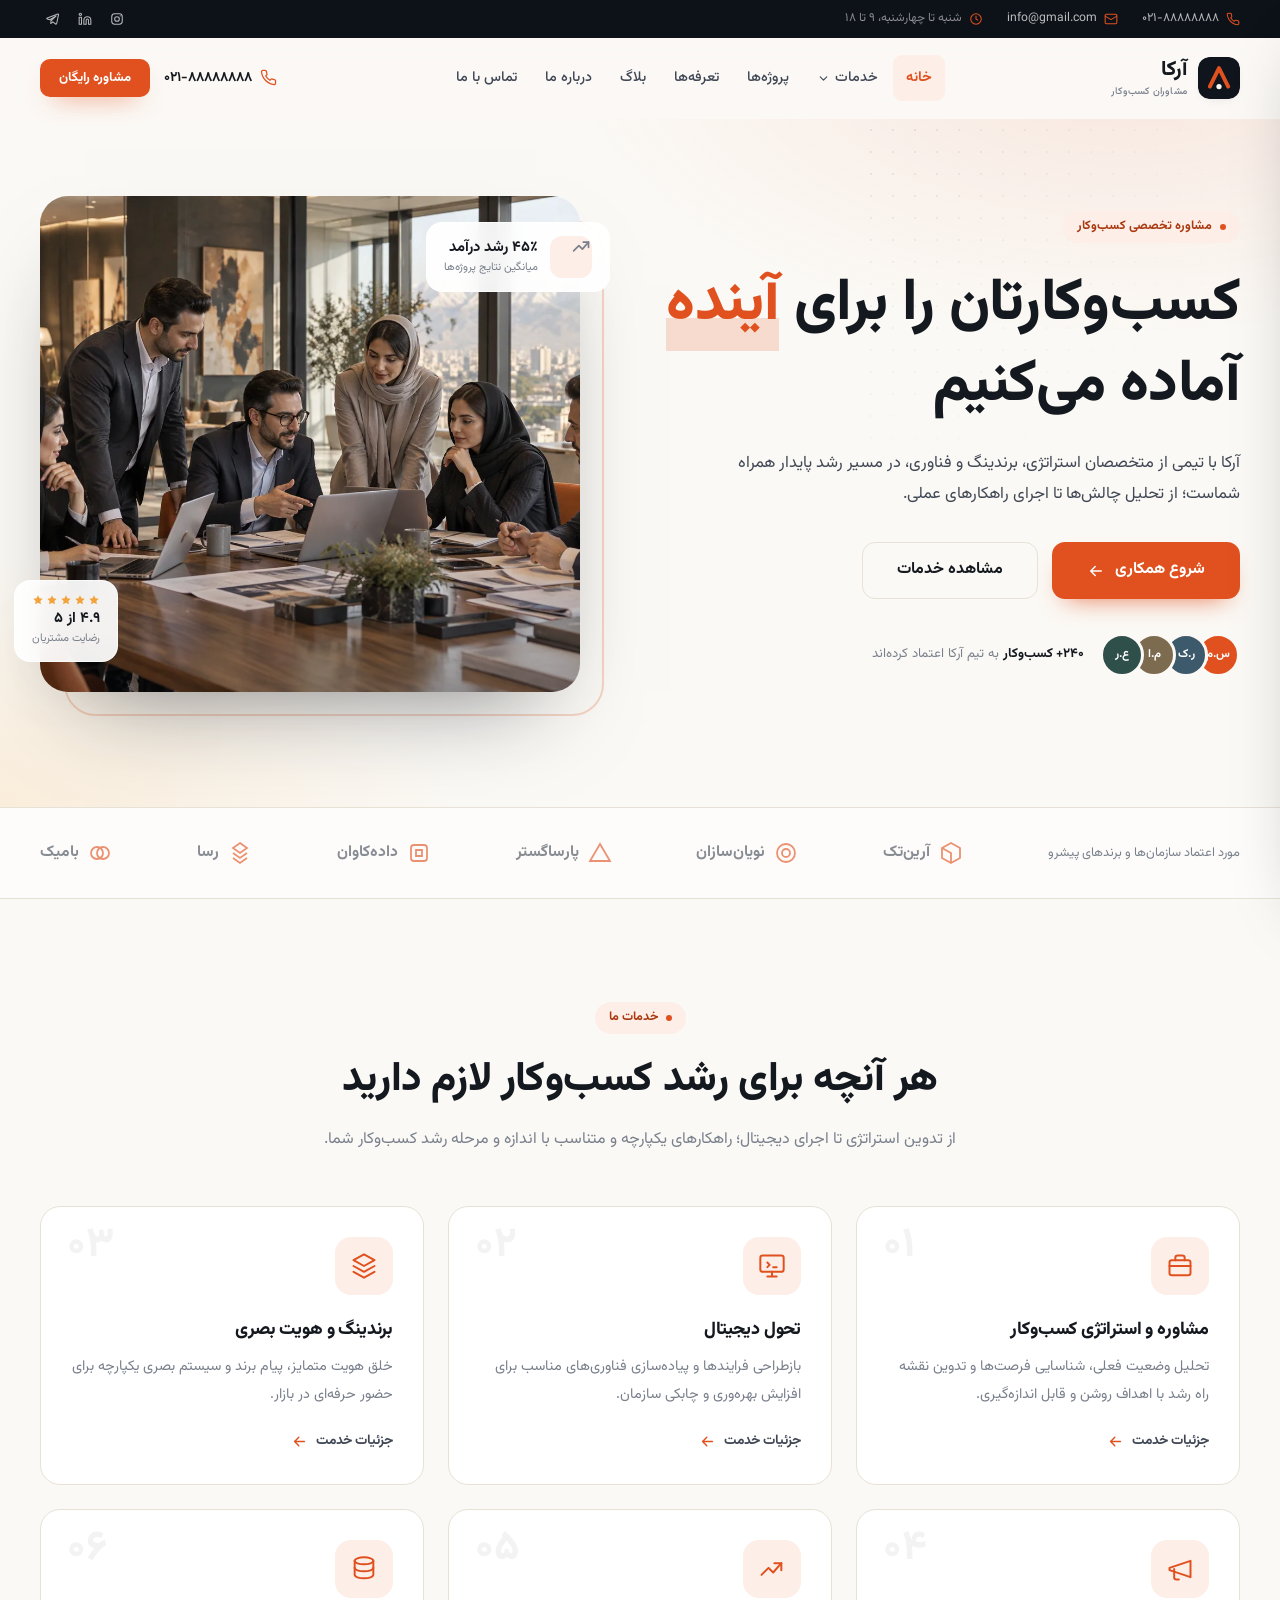
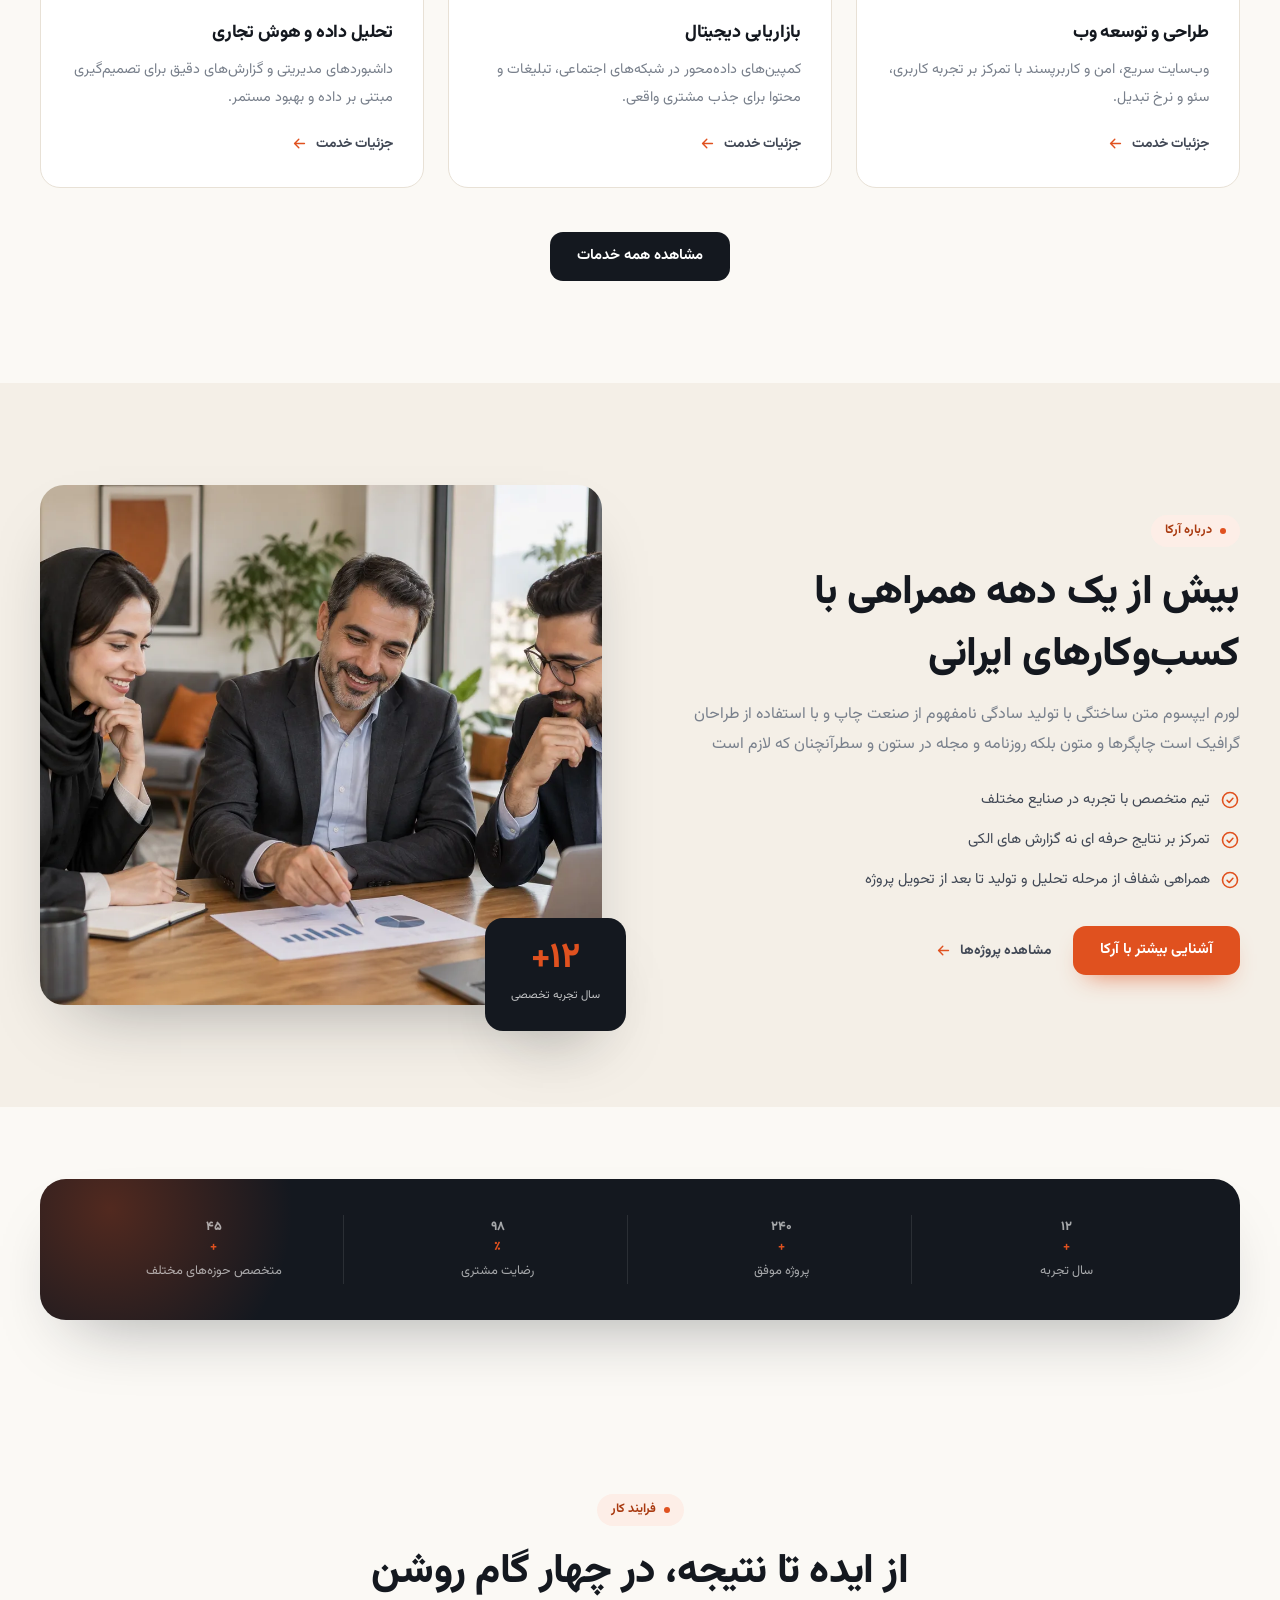
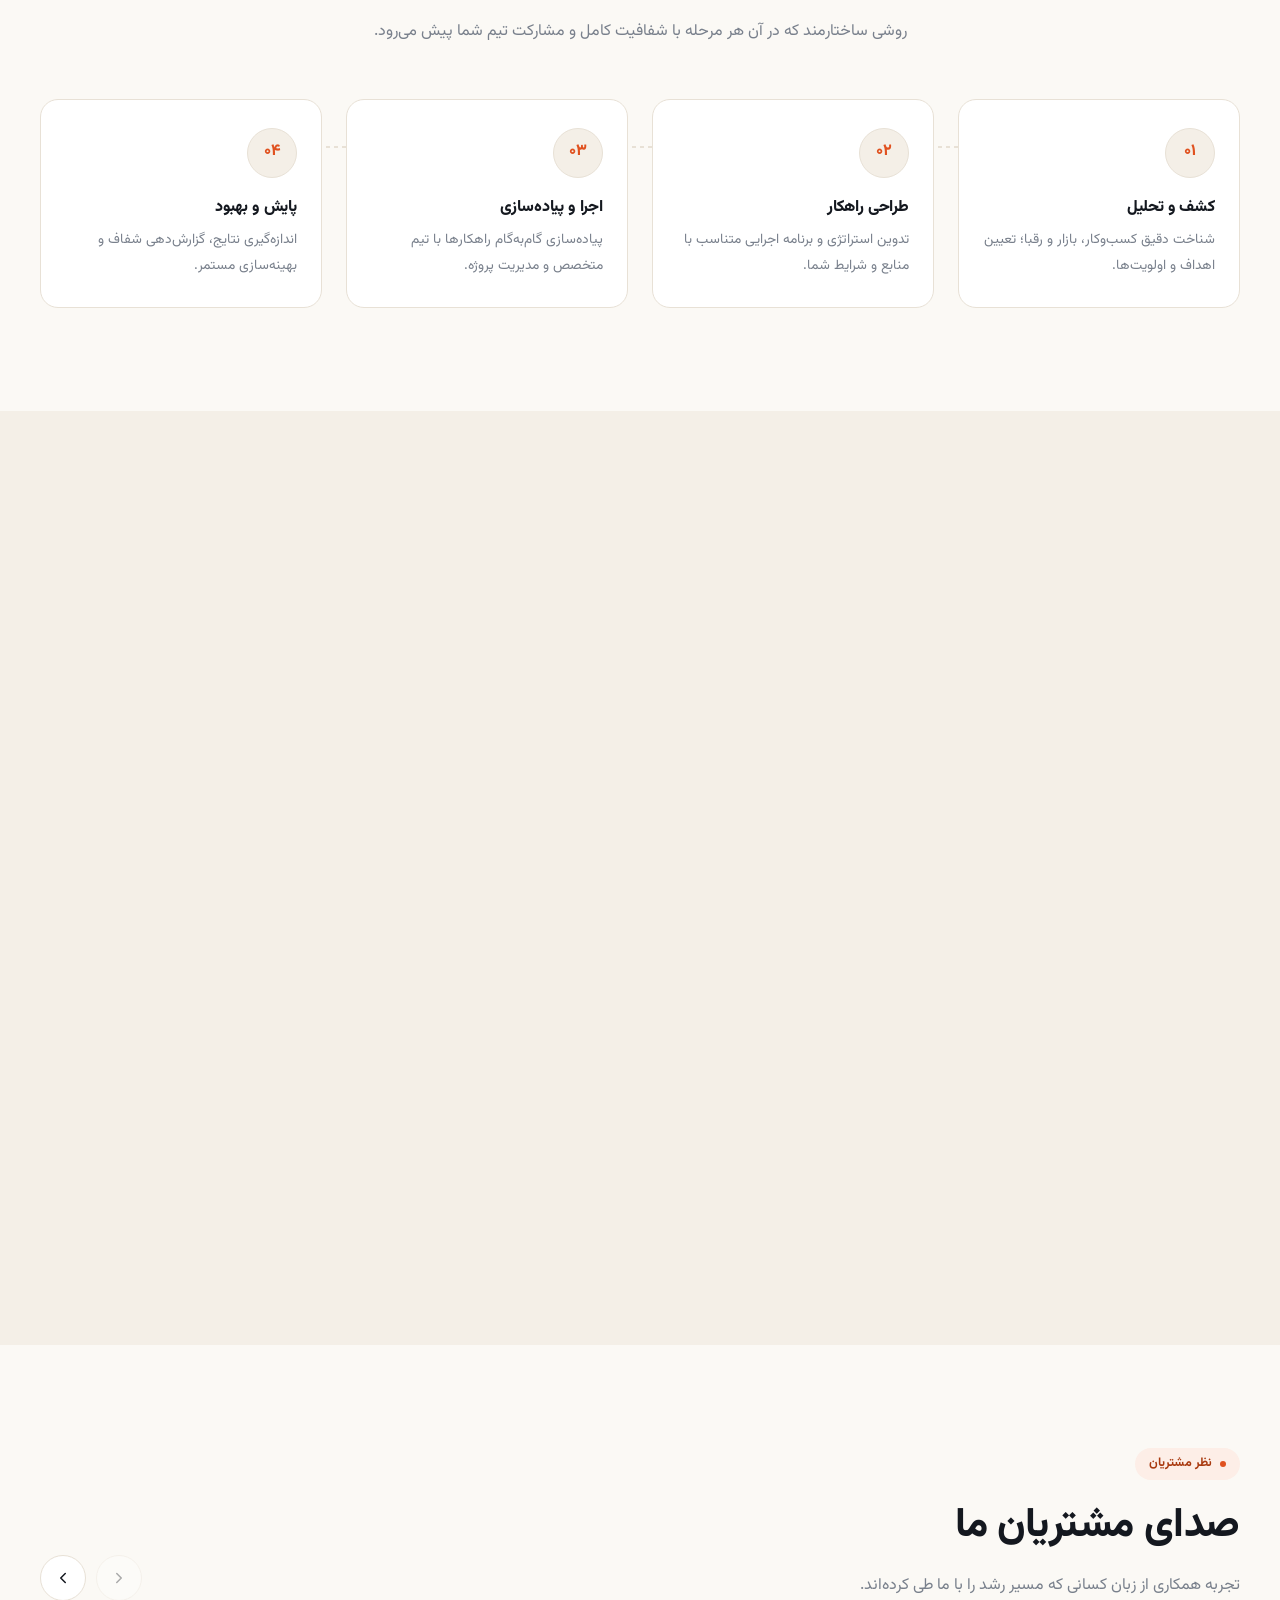
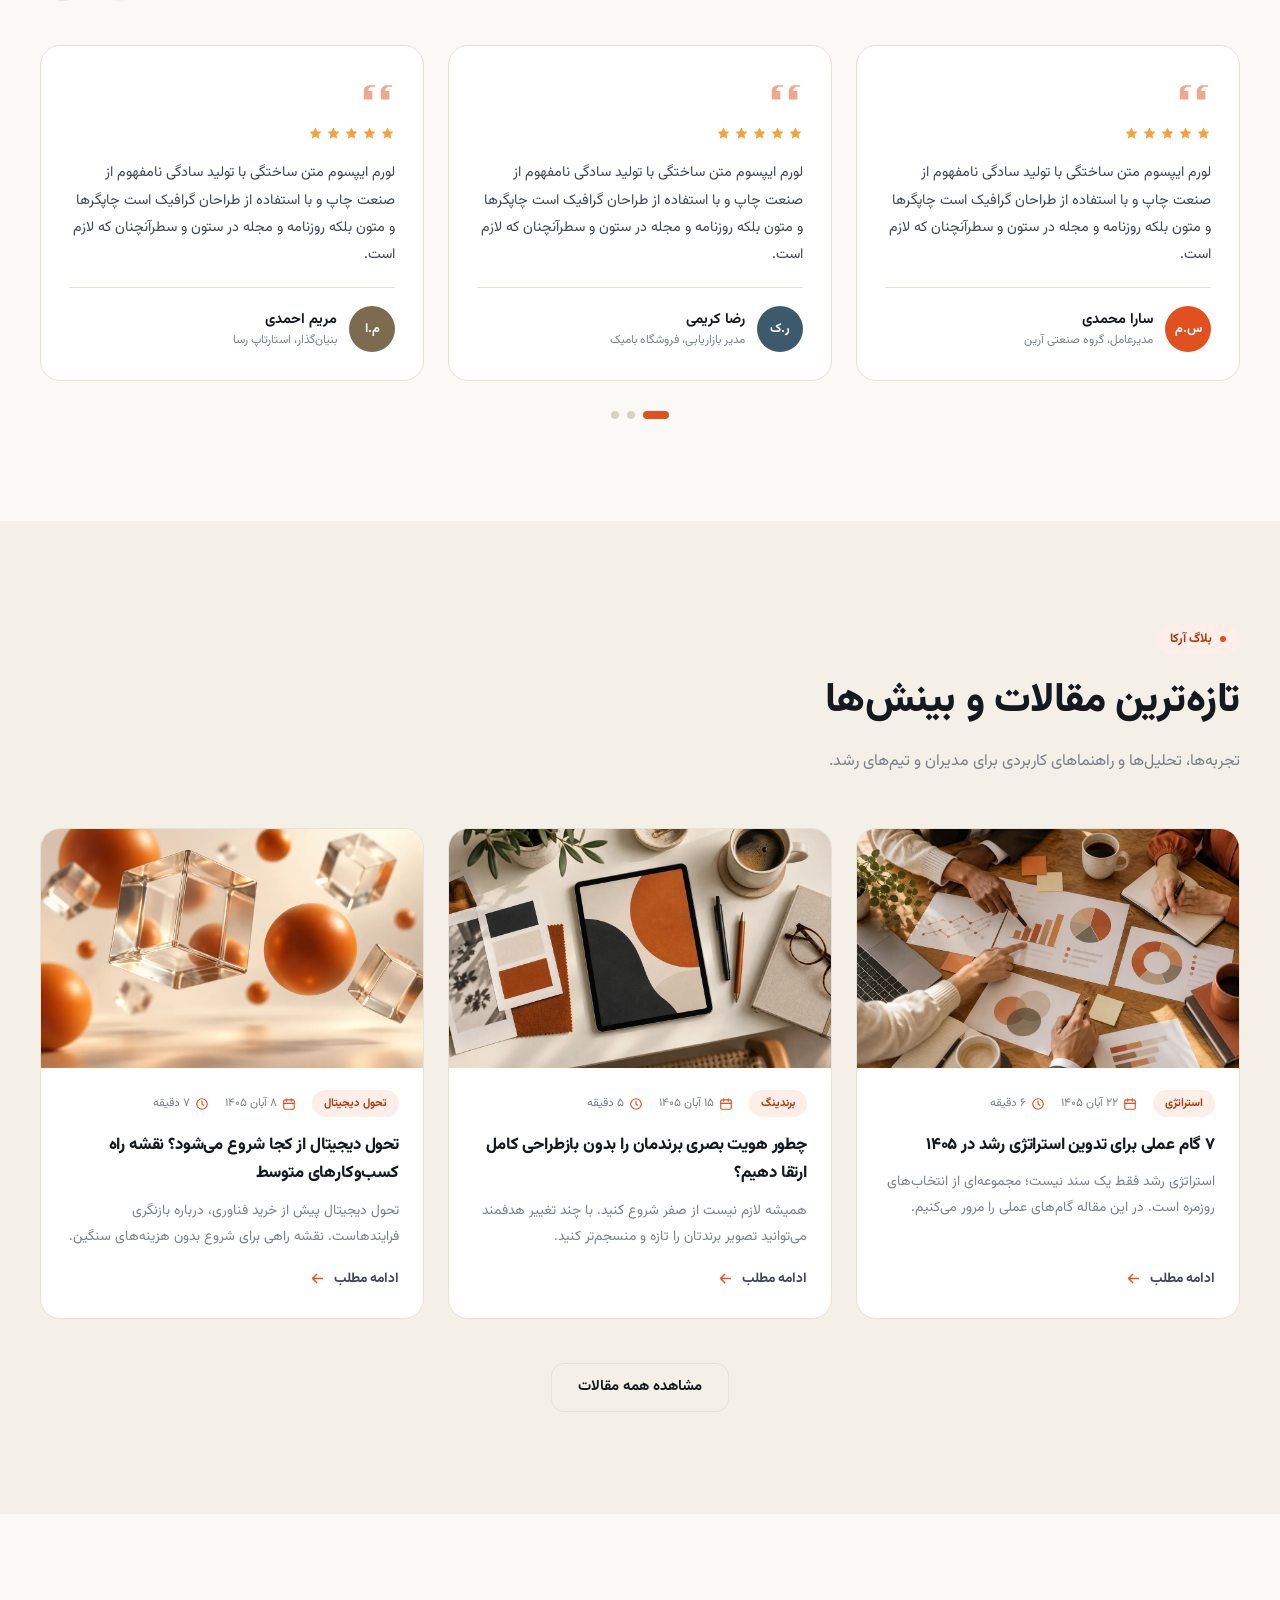
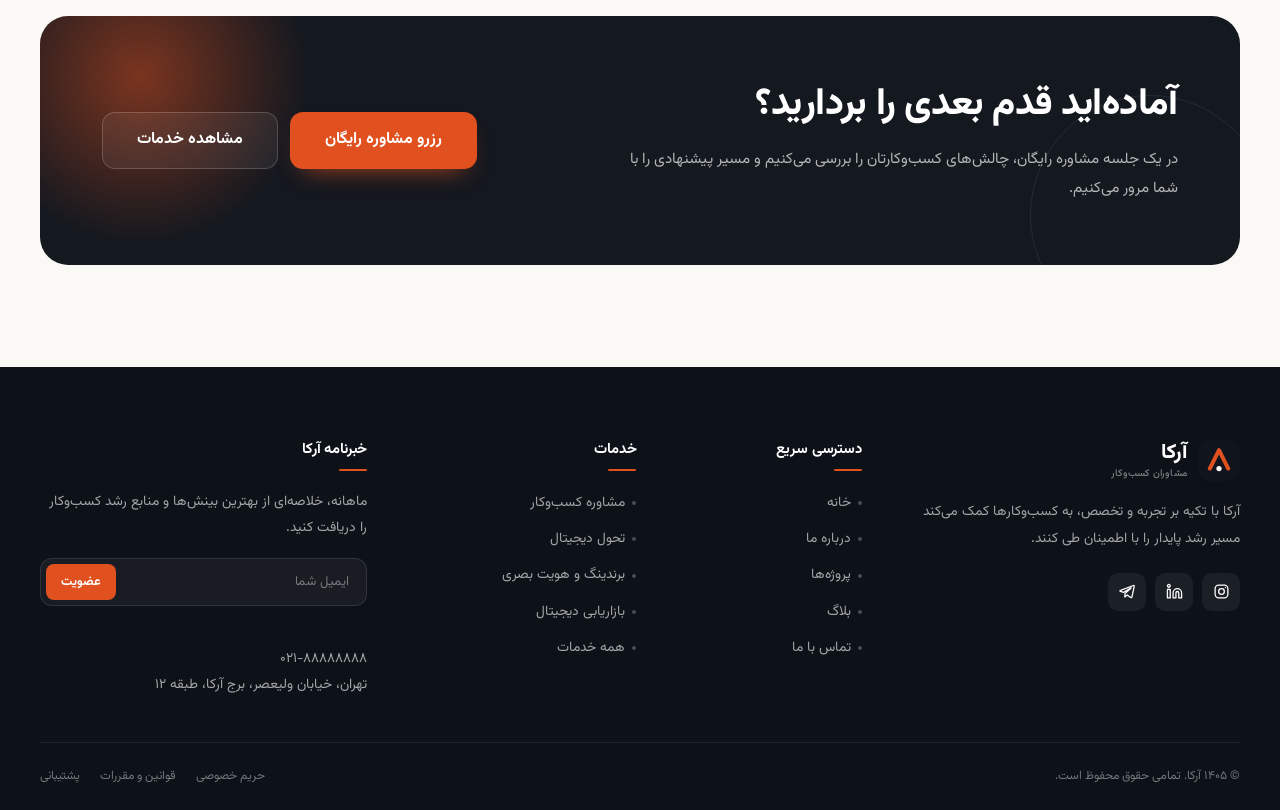
<file: index.html>
<!DOCTYPE html>
<html lang="fa" dir="rtl">
<head>
  <meta charset="UTF-8">
  <meta name="viewport" content="width=device-width, initial-scale=1.0">
  <title>آرکا | قالب شرکتی و خدماتی</title>
  <meta name="description" content="آرکا، شرکت مشاوره کسب‌وکار؛ خدمات استراتژی، تحول دیجیتال، برندینگ، طراحی وب و بازاریابی دیجیتال برای رشد پایدار کسب‌وکارها.">
  <meta name="theme-color" content="#0d1118">
  <meta property="og:type" content="website">
  <meta property="og:title" content="آرکا | قالب شرکتی و خدماتی">
  <meta property="og:description" content="از استراتژی تا اجرا؛ همراه شما در مسیر رشد پایدار کسب‌وکار.">
  <meta property="og:image" content="assets/images/hero-team.webp">
  <link rel="icon" type="image/svg+xml" href="assets/images/favicon.svg">
  <link rel="preload" href="assets/fonts/Vazirmatn-Regular.woff2" as="font" type="font/woff2" crossorigin>
  <link rel="stylesheet" href="assets/css/style.css">
</head>
<body>
  <a class="skip-link" href="#main">رفتن به محتوای اصلی</a>

  <div class="topbar">
    <div class="container topbar-inner">
      <ul class="topbar-list">
        <li>
          <svg viewBox="0 0 24 24" fill="none" stroke="currentColor" stroke-width="1.8" stroke-linecap="round" stroke-linejoin="round" aria-hidden="true"><path d="M22 16.92v3a2 2 0 0 1-2.18 2 19.79 19.79 0 0 1-8.63-3.07 19.5 19.5 0 0 1-6-6A19.79 19.79 0 0 1 2.12 4.18 2 2 0 0 1 4.11 2h3a2 2 0 0 1 2 1.72c.13.96.36 1.9.7 2.81a2 2 0 0 1-.45 2.11L8.09 9.91a16 16 0 0 0 6 6l1.27-1.27a2 2 0 0 1 2.11-.45c.91.34 1.85.57 2.81.7A2 2 0 0 1 22 16.92z"/></svg>
          <a href="tel:+982188888888">۰۲۱-۸۸۸۸۸۸۸۸</a>
        </li>
        <li class="topbar-mail">
          <svg viewBox="0 0 24 24" fill="none" stroke="currentColor" stroke-width="1.8" stroke-linecap="round" stroke-linejoin="round" aria-hidden="true"><rect x="2" y="4" width="20" height="16" rx="2"/><path d="m22 7-10 6L2 7"/></svg>
          <a href="mailto:info@gmail.com">info@gmail.com</a>
        </li>
        <li class="topbar-note">
          <svg viewBox="0 0 24 24" fill="none" stroke="currentColor" stroke-width="1.8" stroke-linecap="round" stroke-linejoin="round" aria-hidden="true"><circle cx="12" cy="12" r="9"/><path d="M12 7v5l3 2"/></svg>
          <span>شنبه تا چهارشنبه، ۹ تا ۱۸</span>
        </li>
      </ul>
      <ul class="topbar-social">
        <li><a href="#" aria-label="اینستاگرام آرکا"><svg viewBox="0 0 24 24" fill="none" stroke="currentColor" stroke-width="1.8" stroke-linecap="round" stroke-linejoin="round" aria-hidden="true"><rect x="3" y="3" width="18" height="18" rx="5"/><circle cx="12" cy="12" r="4"/><circle cx="17.5" cy="6.5" r="1" fill="currentColor" stroke="none"/></svg></a></li>
        <li><a href="#" aria-label="لینکدین آرکا"><svg viewBox="0 0 24 24" fill="none" stroke="currentColor" stroke-width="1.8" stroke-linecap="round" stroke-linejoin="round" aria-hidden="true"><path d="M16 8a6 6 0 0 1 6 6v7h-4v-7a2 2 0 0 0-4 0v7h-4v-7a6 6 0 0 1 6-6z"/><rect x="2" y="9" width="4" height="12"/><circle cx="4" cy="4" r="2"/></svg></a></li>
        <li><a href="#" aria-label="تلگرام آرکا"><svg viewBox="0 0 24 24" fill="none" stroke="currentColor" stroke-width="1.8" stroke-linecap="round" stroke-linejoin="round" aria-hidden="true"><path d="m21.5 4.5-3.2 15.2c-.2 1-.9 1.3-1.8.8l-4.9-3.6-2.4 2.3c-.3.3-.5.5-1 .5l.3-4.7 8.6-7.8c.4-.3-.1-.5-.6-.2L6.6 13.2 2 11.8c-1-.3-1-1 .2-1.4l18-6.9c.8-.3 1.5.2 1.3 1z"/></svg></a></li>
      </ul>
    </div>
  </div>

  <header class="site-header">
    <div class="container header-inner">
      <a class="brand" href="index.html" aria-label="آرکا، صفحه اصلی">
        <svg class="brand-mark" viewBox="0 0 64 64" aria-hidden="true"><rect width="64" height="64" rx="16" fill="#10141c"/><path d="M18 45 32 17l14 28" fill="none" stroke="#e0511f" stroke-width="6" stroke-linecap="round" stroke-linejoin="round"/><circle cx="32" cy="45" r="4" fill="#fbf9f5"/></svg>
        <span class="brand-text">آرکا<small>مشاوران کسب‌وکار</small></span>
      </a>
      <nav class="main-nav" aria-label="منوی اصلی">
        <ul>
          <li><a class="nav-link is-active" href="index.html" aria-current="page">خانه</a></li>
          <li class="has-dropdown">
            <a class="nav-link" href="services.html">خدمات
              <svg viewBox="0 0 24 24" fill="none" stroke="currentColor" stroke-width="2" stroke-linecap="round" stroke-linejoin="round" aria-hidden="true"><path d="m6 9 6 6 6-6"/></svg>
            </a>
            <ul class="dropdown">
              <li><a href="service-details.html">مشاوره کسب‌وکار</a></li>
              <li><a href="service-details.html">تحول دیجیتال</a></li>
              <li><a href="service-details.html">برندینگ و طراحی</a></li>
              <li><a href="service-details.html">بازاریابی دیجیتال</a></li>
            </ul>
          </li>
          <li><a class="nav-link" href="projects.html">پروژه‌ها</a></li>
          <li><a class="nav-link" href="pricing.html">تعرفه‌ها</a></li>
          <li><a class="nav-link" href="blog.html">بلاگ</a></li>
          <li><a class="nav-link" href="about.html">درباره ما</a></li>
          <li><a class="nav-link" href="contact.html">تماس با ما</a></li>
        </ul>
      </nav>
      <div class="header-actions">
        <a class="header-phone" href="tel:+982188888888">
          <svg viewBox="0 0 24 24" fill="none" stroke="currentColor" stroke-width="1.8" stroke-linecap="round" stroke-linejoin="round" aria-hidden="true"><path d="M22 16.92v3a2 2 0 0 1-2.18 2 19.79 19.79 0 0 1-8.63-3.07 19.5 19.5 0 0 1-6-6A19.79 19.79 0 0 1 2.12 4.18 2 2 0 0 1 4.11 2h3a2 2 0 0 1 2 1.72c.13.96.36 1.9.7 2.81a2 2 0 0 1-.45 2.11L8.09 9.91a16 16 0 0 0 6 6l1.27-1.27a2 2 0 0 1 2.11-.45c.91.34 1.85.57 2.81.7A2 2 0 0 1 22 16.92z"/></svg>
          ۰۲۱-۸۸۸۸۸۸۸۸
        </a>
        <a class="btn btn-primary btn-sm" href="contact.html">مشاوره رایگان</a>
        <button class="nav-toggle" type="button" aria-label="باز کردن منو" aria-expanded="false" aria-controls="mobile-menu">
          <span></span><span></span><span></span>
        </button>
      </div>
    </div>
  </header>

  <div class="menu-overlay" data-menu-close></div>
  <div class="mobile-menu" id="mobile-menu" aria-hidden="true">
    <div class="mobile-menu-head">
      <a class="brand" href="index.html">
        <svg class="brand-mark" viewBox="0 0 64 64" aria-hidden="true"><rect width="64" height="64" rx="16" fill="#10141c"/><path d="M18 45 32 17l14 28" fill="none" stroke="#e0511f" stroke-width="6" stroke-linecap="round" stroke-linejoin="round"/><circle cx="32" cy="45" r="4" fill="#fbf9f5"/></svg>
        <span class="brand-text">آرکا<small>مشاوران کسب‌وکار</small></span>
      </a>
      <button class="menu-close" type="button" aria-label="بستن منو" data-menu-close>
        <svg viewBox="0 0 24 24" fill="none" stroke="currentColor" stroke-width="2" stroke-linecap="round" stroke-linejoin="round" aria-hidden="true"><path d="M18 6 6 18M6 6l12 12"/></svg>
      </button>
    </div>
    <nav class="mobile-nav" aria-label="منوی موبایل">
      <a class="is-active" href="index.html">خانه</a>
      <a href="services.html">خدمات</a>
      <ul class="mobile-sub">
        <li><a href="service-details.html">مشاوره کسب‌وکار</a></li>
        <li><a href="service-details.html">تحول دیجیتال</a></li>
        <li><a href="service-details.html">برندینگ و طراحی</a></li>
        <li><a href="service-details.html">بازاریابی دیجیتال</a></li>
      </ul>
      <a href="projects.html">پروژه‌ها</a>
      <a href="pricing.html">تعرفه‌ها</a>
      <a href="blog.html">بلاگ</a>
      <a href="about.html">درباره ما</a>
      <a href="contact.html">تماس با ما</a>
    </nav>
    <div class="mobile-menu-foot">
      <a class="btn btn-primary" href="contact.html">دریافت مشاوره رایگان</a>
      <div class="mobile-contact">
        <a href="tel:+982188888888">
          <svg viewBox="0 0 24 24" fill="none" stroke="currentColor" stroke-width="1.8" stroke-linecap="round" stroke-linejoin="round" aria-hidden="true"><path d="M22 16.92v3a2 2 0 0 1-2.18 2 19.79 19.79 0 0 1-8.63-3.07 19.5 19.5 0 0 1-6-6A19.79 19.79 0 0 1 2.12 4.18 2 2 0 0 1 4.11 2h3a2 2 0 0 1 2 1.72c.13.96.36 1.9.7 2.81a2 2 0 0 1-.45 2.11L8.09 9.91a16 16 0 0 0 6 6l1.27-1.27a2 2 0 0 1 2.11-.45c.91.34 1.85.57 2.81.7A2 2 0 0 1 22 16.92z"/></svg>
          ۰۲۱-۸۸۸۸۸۸۸۸
        </a>
        <a href="mailto:info@gmail.com">
          <svg viewBox="0 0 24 24" fill="none" stroke="currentColor" stroke-width="1.8" stroke-linecap="round" stroke-linejoin="round" aria-hidden="true"><rect x="2" y="4" width="20" height="16" rx="2"/><path d="m22 7-10 6L2 7"/></svg>
          info@gmail.com
        </a>
      </div>
    </div>
  </div>

  <main id="main">
    <section class="hero">
      <div class="container hero-grid">
        <div class="hero-content">
          <span class="eyebrow">مشاوره تخصصی کسب‌وکار</span>
          <h1 class="hero-title">کسب‌وکارتان را برای <span class="highlight">آینده</span> آماده می‌کنیم</h1>
          <p class="hero-text">آرکا با تیمی از متخصصان استراتژی، برندینگ و فناوری، در مسیر رشد پایدار همراه شماست؛ از تحلیل چالش‌ها تا اجرای راهکارهای عملی.</p>
          <div class="hero-actions">
            <a class="btn btn-primary btn-lg" href="contact.html">
              شروع همکاری
              <svg class="arrow" viewBox="0 0 24 24" fill="none" stroke="currentColor" stroke-width="2" stroke-linecap="round" stroke-linejoin="round" aria-hidden="true"><path d="M19 12H5m6-6-6 6 6 6"/></svg>
            </a>
            <a class="btn btn-outline btn-lg" href="services.html">مشاهده خدمات</a>
          </div>
          <div class="hero-proof">
            <div class="avatars" aria-hidden="true">
              <span class="avatar av-1">س.م</span>
              <span class="avatar av-2">ر.ک</span>
              <span class="avatar av-3">م.ا</span>
              <span class="avatar av-4">ع.ر</span>
            </div>
            <p class="proof-text"><strong>۲۴۰+ کسب‌وکار</strong> به تیم آرکا اعتماد کرده‌اند</p>
          </div>
        </div>
        <div class="hero-media" data-reveal>
          <div class="hero-image">
            <img src="assets/images/hero-team.webp" alt="تیم مشاوران آرکا در جلسه کاری" width="1600" height="914" fetchpriority="high">
          </div>
          <div class="floating-card fc-1">
            <span class="fc-icon">
              <svg viewBox="0 0 24 24" fill="none" stroke="currentColor" stroke-width="1.9" stroke-linecap="round" stroke-linejoin="round" aria-hidden="true"><path d="m3 17 6-6 4 4 7-8"/><path d="M14 7h6v6"/></svg>
            </span>
            <div>
              <strong>۴۵٪ رشد درآمد</strong>
              <span>میانگین نتایج پروژه‌ها</span>
            </div>
          </div>
          <div class="floating-card fc-2">
            <div>
              <div class="fc-stars" aria-hidden="true">
                <svg viewBox="0 0 24 24" fill="currentColor"><path d="M12 2.5l2.9 5.9 6.5.9-4.7 4.6 1.1 6.5-5.8-3.1-5.8 3.1 1.1-6.5L2.6 9.3l6.5-.9L12 2.5z"/></svg>
                <svg viewBox="0 0 24 24" fill="currentColor"><path d="M12 2.5l2.9 5.9 6.5.9-4.7 4.6 1.1 6.5-5.8-3.1-5.8 3.1 1.1-6.5L2.6 9.3l6.5-.9L12 2.5z"/></svg>
                <svg viewBox="0 0 24 24" fill="currentColor"><path d="M12 2.5l2.9 5.9 6.5.9-4.7 4.6 1.1 6.5-5.8-3.1-5.8 3.1 1.1-6.5L2.6 9.3l6.5-.9L12 2.5z"/></svg>
                <svg viewBox="0 0 24 24" fill="currentColor"><path d="M12 2.5l2.9 5.9 6.5.9-4.7 4.6 1.1 6.5-5.8-3.1-5.8 3.1 1.1-6.5L2.6 9.3l6.5-.9L12 2.5z"/></svg>
                <svg viewBox="0 0 24 24" fill="currentColor"><path d="M12 2.5l2.9 5.9 6.5.9-4.7 4.6 1.1 6.5-5.8-3.1-5.8 3.1 1.1-6.5L2.6 9.3l6.5-.9L12 2.5z"/></svg>
              </div>
              <strong>۴.۹ از ۵</strong>
              <span>رضایت مشتریان</span>
            </div>
          </div>
        </div>
      </div>
    </section>

    <section class="logos" aria-label="مشتریان آرکا">
      <div class="container logos-inner">
        <span class="logos-label">مورد اعتماد سازمان‌ها و برندهای پیشرو</span>
        <span class="logo-item">
          <svg viewBox="0 0 24 24" fill="none" stroke="currentColor" stroke-width="1.8" aria-hidden="true"><path d="M12 2 3 7v10l9 5 9-5V7l-9-5Z"/><path d="M12 22V12L3 7"/></svg>
          آرین‌تک
        </span>
        <span class="logo-item">
          <svg viewBox="0 0 24 24" fill="none" stroke="currentColor" stroke-width="1.8" aria-hidden="true"><circle cx="12" cy="12" r="9"/><circle cx="12" cy="12" r="4"/></svg>
          نویان‌سازان
        </span>
        <span class="logo-item">
          <svg viewBox="0 0 24 24" fill="none" stroke="currentColor" stroke-width="1.8" aria-hidden="true"><path d="M12 3 22 20H2L12 3Z"/></svg>
          پارساگستر
        </span>
        <span class="logo-item">
          <svg viewBox="0 0 24 24" fill="none" stroke="currentColor" stroke-width="1.8" aria-hidden="true"><rect x="4" y="4" width="16" height="16" rx="3"/><path d="M9 9h6v6H9z"/></svg>
          داده‌کاوان
        </span>
        <span class="logo-item">
          <svg viewBox="0 0 24 24" fill="none" stroke="currentColor" stroke-width="1.8" aria-hidden="true"><path d="m12 2 7 5-7 5-7-5 7-5Z"/><path d="m5 12 7 5 7-5"/><path d="m5 17 7 5 7-5"/></svg>
          رسا
        </span>
        <span class="logo-item">
          <svg viewBox="0 0 24 24" fill="none" stroke="currentColor" stroke-width="1.8" aria-hidden="true"><circle cx="9" cy="12" r="6"/><circle cx="15" cy="12" r="6"/></svg>
          بامیک
        </span>
      </div>
    </section>

    <section class="section">
      <div class="container">
        <div class="section-head section-head--center" data-reveal>
          <span class="eyebrow">خدمات ما</span>
          <h2 class="section-title">هر آنچه برای رشد کسب‌وکار لازم دارید</h2>
          <p class="section-sub">از تدوین استراتژی تا اجرای دیجیتال؛ راهکارهای یکپارچه و متناسب با اندازه و مرحله رشد کسب‌وکار شما.</p>
        </div>
        <div class="services-grid">
          <article class="service-card" data-reveal>
            <span class="service-num" aria-hidden="true">۰۱</span>
            <span class="service-icon" aria-hidden="true">
              <svg viewBox="0 0 24 24" fill="none" stroke="currentColor" stroke-width="1.7" stroke-linecap="round" stroke-linejoin="round"><rect x="3" y="7" width="18" height="13" rx="2"/><path d="M8 7V5a2 2 0 0 1 2-2h4a2 2 0 0 1 2 2v2"/><path d="M3 12h18"/></svg>
            </span>
            <h3>مشاوره و استراتژی کسب‌وکار</h3>
            <p>تحلیل وضعیت فعلی، شناسایی فرصت‌ها و تدوین نقشه راه رشد با اهداف روشن و قابل اندازه‌گیری.</p>
            <a class="link-more" href="service-details.html">جزئیات خدمت
              <svg class="arrow" viewBox="0 0 24 24" fill="none" stroke="currentColor" stroke-width="2" stroke-linecap="round" stroke-linejoin="round" aria-hidden="true"><path d="M19 12H5m6-6-6 6 6 6"/></svg>
            </a>
          </article>
          <article class="service-card" data-reveal style="transition-delay:.08s">
            <span class="service-num" aria-hidden="true">۰۲</span>
            <span class="service-icon" aria-hidden="true">
              <svg viewBox="0 0 24 24" fill="none" stroke="currentColor" stroke-width="1.7" stroke-linecap="round" stroke-linejoin="round"><rect x="2" y="3" width="20" height="14" rx="2"/><path d="M8 21h8m-4-4v4"/><path d="m8 9 2 2-2 2M13 13h3"/></svg>
            </span>
            <h3>تحول دیجیتال</h3>
            <p>بازطراحی فرایندها و پیاده‌سازی فناوری‌های مناسب برای افزایش بهره‌وری و چابکی سازمان.</p>
            <a class="link-more" href="service-details.html">جزئیات خدمت
              <svg class="arrow" viewBox="0 0 24 24" fill="none" stroke="currentColor" stroke-width="2" stroke-linecap="round" stroke-linejoin="round" aria-hidden="true"><path d="M19 12H5m6-6-6 6 6 6"/></svg>
            </a>
          </article>
          <article class="service-card" data-reveal style="transition-delay:.16s">
            <span class="service-num" aria-hidden="true">۰۳</span>
            <span class="service-icon" aria-hidden="true">
              <svg viewBox="0 0 24 24" fill="none" stroke="currentColor" stroke-width="1.7" stroke-linecap="round" stroke-linejoin="round"><path d="m12 2 9 5-9 5-9-5 9-5Z"/><path d="m3 12 9 5 9-5"/><path d="m3 17 9 5 9-5"/></svg>
            </span>
            <h3>برندینگ و هویت بصری</h3>
            <p>خلق هویت متمایز، پیام برند و سیستم بصری یکپارچه برای حضور حرفه‌ای در بازار.</p>
            <a class="link-more" href="service-details.html">جزئیات خدمت
              <svg class="arrow" viewBox="0 0 24 24" fill="none" stroke="currentColor" stroke-width="2" stroke-linecap="round" stroke-linejoin="round" aria-hidden="true"><path d="M19 12H5m6-6-6 6 6 6"/></svg>
            </a>
          </article>
          <article class="service-card" data-reveal>
            <span class="service-num" aria-hidden="true">۰۴</span>
            <span class="service-icon" aria-hidden="true">
              <svg viewBox="0 0 24 24" fill="none" stroke="currentColor" stroke-width="1.7" stroke-linecap="round" stroke-linejoin="round"><path d="m3 11 18-6v14L3 13v-2Z"/><path d="M7 12v7a2 2 0 0 0 2 2h2"/></svg>
            </span>
            <h3>طراحی و توسعه وب</h3>
            <p>وب‌سایت سریع، امن و کاربرپسند با تمرکز بر تجربه کاربری، سئو و نرخ تبدیل.</p>
            <a class="link-more" href="service-details.html">جزئیات خدمت
              <svg class="arrow" viewBox="0 0 24 24" fill="none" stroke="currentColor" stroke-width="2" stroke-linecap="round" stroke-linejoin="round" aria-hidden="true"><path d="M19 12H5m6-6-6 6 6 6"/></svg>
            </a>
          </article>
          <article class="service-card" data-reveal style="transition-delay:.08s">
            <span class="service-num" aria-hidden="true">۰۵</span>
            <span class="service-icon" aria-hidden="true">
              <svg viewBox="0 0 24 24" fill="none" stroke="currentColor" stroke-width="1.7" stroke-linecap="round" stroke-linejoin="round"><path d="m3 17 6-6 4 4 7-8"/><path d="M14 7h6v6"/></svg>
            </span>
            <h3>بازاریابی دیجیتال</h3>
            <p>کمپین‌های داده‌محور در شبکه‌های اجتماعی، تبلیغات و محتوا برای جذب مشتری واقعی.</p>
            <a class="link-more" href="service-details.html">جزئیات خدمت
              <svg class="arrow" viewBox="0 0 24 24" fill="none" stroke="currentColor" stroke-width="2" stroke-linecap="round" stroke-linejoin="round" aria-hidden="true"><path d="M19 12H5m6-6-6 6 6 6"/></svg>
            </a>
          </article>
          <article class="service-card" data-reveal style="transition-delay:.16s">
            <span class="service-num" aria-hidden="true">۰۶</span>
            <span class="service-icon" aria-hidden="true">
              <svg viewBox="0 0 24 24" fill="none" stroke="currentColor" stroke-width="1.7" stroke-linecap="round" stroke-linejoin="round"><ellipse cx="12" cy="5" rx="8" ry="3"/><path d="M4 5v6c0 1.7 3.6 3 8 3s8-1.3 8-3V5"/><path d="M4 11v6c0 1.7 3.6 3 8 3s8-1.3 8-3v-6"/></svg>
            </span>
            <h3>تحلیل داده و هوش تجاری</h3>
            <p>داشبوردهای مدیریتی و گزارش‌های دقیق برای تصمیم‌گیری مبتنی بر داده و بهبود مستمر.</p>
            <a class="link-more" href="service-details.html">جزئیات خدمت
              <svg class="arrow" viewBox="0 0 24 24" fill="none" stroke="currentColor" stroke-width="2" stroke-linecap="round" stroke-linejoin="round" aria-hidden="true"><path d="M19 12H5m6-6-6 6 6 6"/></svg>
            </a>
          </article>
        </div>
        <div style="display:flex;justify-content:center;margin-top:44px" data-reveal>
          <a class="btn btn-dark" href="services.html">مشاهده همه خدمات</a>
        </div>
      </div>
    </section>

    <section class="section section--cream">
      <div class="container split">
        <div data-reveal>
          <span class="eyebrow">درباره آرکا</span>
          <h2 class="section-title">بیش از یک دهه همراهی با کسب‌وکارهای ایرانی</h2>
          <p class="section-sub">لورم ایپسوم متن ساختگی با تولید سادگی نامفهوم از صنعت چاپ و با استفاده از طراحان گرافیک است چاپگرها و متون بلکه روزنامه و مجله در ستون و سطرآنچنان که لازم است</p>
          <ul class="check-list">
            <li>
              <svg viewBox="0 0 24 24" fill="none" stroke="currentColor" stroke-width="1.9" stroke-linecap="round" stroke-linejoin="round" aria-hidden="true"><circle cx="12" cy="12" r="9"/><path d="m8.5 12.5 2.5 2.5 4.5-5"/></svg>
              تیم متخصص با تجربه در صنایع مختلف
            </li>
            <li>
              <svg viewBox="0 0 24 24" fill="none" stroke="currentColor" stroke-width="1.9" stroke-linecap="round" stroke-linejoin="round" aria-hidden="true"><circle cx="12" cy="12" r="9"/><path d="m8.5 12.5 2.5 2.5 4.5-5"/></svg>
              تمرکز بر نتایج حرفه ای نه گزارش‌ های الکی
            </li>
            <li>
              <svg viewBox="0 0 24 24" fill="none" stroke="currentColor" stroke-width="1.9" stroke-linecap="round" stroke-linejoin="round" aria-hidden="true"><circle cx="12" cy="12" r="9"/><path d="m8.5 12.5 2.5 2.5 4.5-5"/></svg>
              همراهی شفاف از مرحله تحلیل و تولید تا بعد از تحویل پروژه
            </li>
          </ul>
          <div class="about-actions">
            <a class="btn btn-primary" href="about.html">آشنایی بیشتر با آرکا</a>
            <a class="link-more" href="projects.html">مشاهده پروژه‌ها
              <svg class="arrow" viewBox="0 0 24 24" fill="none" stroke="currentColor" stroke-width="2" stroke-linecap="round" stroke-linejoin="round" aria-hidden="true"><path d="M19 12H5m6-6-6 6 6 6"/></svg>
            </a>
          </div>
        </div>
        <div class="split-media" data-reveal style="transition-delay:.12s">
          <div class="split-image">
            <img src="assets/images/about-team.webp" alt="همکاری تیم آرکا در دفتر" width="1400" height="933" loading="lazy">
          </div>
          <div class="experience-badge">
            <strong>۱۲+</strong>
            <span>سال تجربه تخصصی</span>
          </div>
        </div>
      </div>
    </section>

    <section class="section--tight">
      <div class="container">
        <div class="stats-band" data-reveal>
          <div class="stats-grid">
            <div class="stat">
              <strong><span data-count="12">۰</span><span class="suffix">+</span></strong>
              <span>سال تجربه</span>
            </div>
            <div class="stat">
              <strong><span data-count="240">۰</span><span class="suffix">+</span></strong>
              <span>پروژه موفق</span>
            </div>
            <div class="stat">
              <strong><span data-count="98">۰</span><span class="suffix">٪</span></strong>
              <span>رضایت مشتری</span>
            </div>
            <div class="stat">
              <strong><span data-count="45">۰</span><span class="suffix">+</span></strong>
              <span>متخصص حوزه‌های مختلف</span>
            </div>
          </div>
        </div>
      </div>
    </section>

    <section class="section">
      <div class="container">
        <div class="section-head section-head--center" data-reveal>
          <span class="eyebrow">فرایند کار</span>
          <h2 class="section-title">از ایده تا نتیجه، در چهار گام روشن</h2>
          <p class="section-sub">روشی ساختارمند که در آن هر مرحله با شفافیت کامل و مشارکت تیم شما پیش می‌رود.</p>
        </div>
        <div class="steps">
          <div class="step" data-reveal>
            <span class="step-num">۰۱</span>
            <h3>کشف و تحلیل</h3>
            <p>شناخت دقیق کسب‌وکار، بازار و رقبا؛ تعیین اهداف و اولویت‌ها.</p>
          </div>
          <div class="step" data-reveal style="transition-delay:.08s">
            <span class="step-num">۰۲</span>
            <h3>طراحی راهکار</h3>
            <p>تدوین استراتژی و برنامه اجرایی متناسب با منابع و شرایط شما.</p>
          </div>
          <div class="step" data-reveal style="transition-delay:.16s">
            <span class="step-num">۰۳</span>
            <h3>اجرا و پیاده‌سازی</h3>
            <p>پیاده‌سازی گام‌به‌گام راهکارها با تیم متخصص و مدیریت پروژه.</p>
          </div>
          <div class="step" data-reveal style="transition-delay:.24s">
            <span class="step-num">۰۴</span>
            <h3>پایش و بهبود</h3>
            <p>اندازه‌گیری نتایج، گزارش‌دهی شفاف و بهینه‌سازی مستمر.</p>
          </div>
        </div>
      </div>
    </section>

    <section class="section section--cream">
      <div class="container">
        <div class="section-head" data-reveal>
          <span class="eyebrow">نمونه کارها</span>
          <h2 class="section-title">پروژه‌هایی که به آن‌ها افتخار می‌کنیم</h2>
          <p class="section-sub">نمونه‌ای از همکاری‌هایی که به نتایج ملموس و پایدار برای مشتریان ما منجر شده است.</p>
        </div>
        <div class="projects-grid">
          <a class="project-card" href="project-details.html" data-reveal>
            <div class="project-media">
              <span class="project-cat">برندینگ</span>
              <img src="assets/images/project-brand.webp" alt="بازطراحی هویت بصری آرین" width="1200" height="800" loading="lazy">
            </div>
            <div class="project-body">
              <h3>بازطراحی هویت بصری آرین</h3>
              <div class="project-meta">
                <span>
                  <svg viewBox="0 0 24 24" fill="none" stroke="currentColor" stroke-width="2" stroke-linecap="round" stroke-linejoin="round" aria-hidden="true"><rect x="3" y="5" width="18" height="16" rx="2"/><path d="M16 3v4M8 3v4M3 11h18"/></svg>
                  ۱۴۰۴
                </span>
                <span>گروه صنعتی آرین</span>
              </div>
              <span class="link-more">مشاهده پروژه
                <svg class="arrow" viewBox="0 0 24 24" fill="none" stroke="currentColor" stroke-width="2" stroke-linecap="round" stroke-linejoin="round" aria-hidden="true"><path d="M19 12H5m6-6-6 6 6 6"/></svg>
              </span>
            </div>
          </a>
          <a class="project-card" href="project-details.html" data-reveal style="transition-delay:.08s">
            <div class="project-media">
              <span class="project-cat">وب‌سایت</span>
              <img src="assets/images/project-app.webp" alt="وب‌سایت فروشگاهی بامیک" width="1200" height="800" loading="lazy">
            </div>
            <div class="project-body">
              <h3>وب‌سایت فروشگاهی بامیک</h3>
              <div class="project-meta">
                <span>
                  <svg viewBox="0 0 24 24" fill="none" stroke="currentColor" stroke-width="2" stroke-linecap="round" stroke-linejoin="round" aria-hidden="true"><rect x="3" y="5" width="18" height="16" rx="2"/><path d="M16 3v4M8 3v4M3 11h18"/></svg>
                  ۱۴۰۴
                </span>
                <span>فروشگاه آنلاین بامیک</span>
              </div>
              <span class="link-more">مشاهده پروژه
                <svg class="arrow" viewBox="0 0 24 24" fill="none" stroke="currentColor" stroke-width="2" stroke-linecap="round" stroke-linejoin="round" aria-hidden="true"><path d="M19 12H5m6-6-6 6 6 6"/></svg>
              </span>
            </div>
          </a>
          <a class="project-card" href="project-details.html" data-reveal style="transition-delay:.16s">
            <div class="project-media">
              <span class="project-cat">طراحی داخلی</span>
              <img src="assets/images/project-interior.webp" alt="دفتر مرکزی نویان" width="1200" height="800" loading="lazy">
            </div>
            <div class="project-body">
              <h3>دفتر مرکزی نویان</h3>
              <div class="project-meta">
                <span>
                  <svg viewBox="0 0 24 24" fill="none" stroke="currentColor" stroke-width="2" stroke-linecap="round" stroke-linejoin="round" aria-hidden="true"><rect x="3" y="5" width="18" height="16" rx="2"/><path d="M16 3v4M8 3v4M3 11h18"/></svg>
                  ۱۴۰۳
                </span>
                <span>هلدینگ نویان</span>
              </div>
              <span class="link-more">مشاهده پروژه
                <svg class="arrow" viewBox="0 0 24 24" fill="none" stroke="currentColor" stroke-width="2" stroke-linecap="round" stroke-linejoin="round" aria-hidden="true"><path d="M19 12H5m6-6-6 6 6 6"/></svg>
              </span>
            </div>
          </a>
        </div>
        <div style="display:flex;justify-content:center;margin-top:44px" data-reveal>
          <a class="btn btn-outline" href="projects.html">مشاهده همه پروژه‌ها</a>
        </div>
      </div>
    </section>

    <section class="section">
      <div class="container">
        <div class="testi" data-slider>
          <div class="testi-head">
            <div class="section-head" data-reveal>
              <span class="eyebrow">نظر مشتریان</span>
              <h2 class="section-title">صدای مشتریان ما</h2>
              <p class="section-sub">تجربه همکاری از زبان کسانی که مسیر رشد را با ما طی کرده‌اند.</p>
            </div>
            <div class="slider-nav">
              <button class="slider-btn" type="button" data-slider-prev aria-label="اسلاید قبلی">
                <svg viewBox="0 0 24 24" fill="none" stroke="currentColor" stroke-width="2" stroke-linecap="round" stroke-linejoin="round" aria-hidden="true"><path d="m9 18 6-6-6-6"/></svg>
              </button>
              <button class="slider-btn" type="button" data-slider-next aria-label="اسلاید بعدی">
                <svg viewBox="0 0 24 24" fill="none" stroke="currentColor" stroke-width="2" stroke-linecap="round" stroke-linejoin="round" aria-hidden="true"><path d="m15 18-6-6 6-6"/></svg>
              </button>
            </div>
          </div>
          <div class="testimonial-slider">
            <div class="testi-track">
              <div class="testi-card">
                <svg class="testi-quote" viewBox="0 0 24 24" fill="currentColor" aria-hidden="true"><path d="M10 8H6a4 4 0 0 0-4 4v6h6v-6H5a3 3 0 0 1 3-3h2V8Zm12 0h-4a4 4 0 0 0-4 4v6h6v-6h-3a3 3 0 0 1 3-3h2V8Z"/></svg>
                <div class="testi-stars" aria-label="امتیاز ۵ از ۵">
                  <svg viewBox="0 0 24 24" fill="currentColor" aria-hidden="true"><path d="M12 2.5l2.9 5.9 6.5.9-4.7 4.6 1.1 6.5-5.8-3.1-5.8 3.1 1.1-6.5L2.6 9.3l6.5-.9L12 2.5z"/></svg>
                  <svg viewBox="0 0 24 24" fill="currentColor" aria-hidden="true"><path d="M12 2.5l2.9 5.9 6.5.9-4.7 4.6 1.1 6.5-5.8-3.1-5.8 3.1 1.1-6.5L2.6 9.3l6.5-.9L12 2.5z"/></svg>
                  <svg viewBox="0 0 24 24" fill="currentColor" aria-hidden="true"><path d="M12 2.5l2.9 5.9 6.5.9-4.7 4.6 1.1 6.5-5.8-3.1-5.8 3.1 1.1-6.5L2.6 9.3l6.5-.9L12 2.5z"/></svg>
                  <svg viewBox="0 0 24 24" fill="currentColor" aria-hidden="true"><path d="M12 2.5l2.9 5.9 6.5.9-4.7 4.6 1.1 6.5-5.8-3.1-5.8 3.1 1.1-6.5L2.6 9.3l6.5-.9L12 2.5z"/></svg>
                  <svg viewBox="0 0 24 24" fill="currentColor" aria-hidden="true"><path d="M12 2.5l2.9 5.9 6.5.9-4.7 4.6 1.1 6.5-5.8-3.1-5.8 3.1 1.1-6.5L2.6 9.3l6.5-.9L12 2.5z"/></svg>
                </div>
                <p class="testi-text">لورم ایپسوم متن ساختگی با تولید سادگی نامفهوم از صنعت چاپ و با استفاده از طراحان گرافیک است چاپگرها و متون بلکه روزنامه و مجله در ستون و سطرآنچنان که لازم است.</p>
                <div class="testi-author">
                  <span class="testi-avatar av-1">س.م</span>
                  <div>
                    <strong>سارا محمدی</strong>
                    <span>مدیرعامل، گروه صنعتی آرین</span>
                  </div>
                </div>
              </div>
              <div class="testi-card">
                <svg class="testi-quote" viewBox="0 0 24 24" fill="currentColor" aria-hidden="true"><path d="M10 8H6a4 4 0 0 0-4 4v6h6v-6H5a3 3 0 0 1 3-3h2V8Zm12 0h-4a4 4 0 0 0-4 4v6h6v-6h-3a3 3 0 0 1 3-3h2V8Z"/></svg>
                <div class="testi-stars" aria-label="امتیاز ۵ از ۵">
                  <svg viewBox="0 0 24 24" fill="currentColor" aria-hidden="true"><path d="M12 2.5l2.9 5.9 6.5.9-4.7 4.6 1.1 6.5-5.8-3.1-5.8 3.1 1.1-6.5L2.6 9.3l6.5-.9L12 2.5z"/></svg>
                  <svg viewBox="0 0 24 24" fill="currentColor" aria-hidden="true"><path d="M12 2.5l2.9 5.9 6.5.9-4.7 4.6 1.1 6.5-5.8-3.1-5.8 3.1 1.1-6.5L2.6 9.3l6.5-.9L12 2.5z"/></svg>
                  <svg viewBox="0 0 24 24" fill="currentColor" aria-hidden="true"><path d="M12 2.5l2.9 5.9 6.5.9-4.7 4.6 1.1 6.5-5.8-3.1-5.8 3.1 1.1-6.5L2.6 9.3l6.5-.9L12 2.5z"/></svg>
                  <svg viewBox="0 0 24 24" fill="currentColor" aria-hidden="true"><path d="M12 2.5l2.9 5.9 6.5.9-4.7 4.6 1.1 6.5-5.8-3.1-5.8 3.1 1.1-6.5L2.6 9.3l6.5-.9L12 2.5z"/></svg>
                  <svg viewBox="0 0 24 24" fill="currentColor" aria-hidden="true"><path d="M12 2.5l2.9 5.9 6.5.9-4.7 4.6 1.1 6.5-5.8-3.1-5.8 3.1 1.1-6.5L2.6 9.3l6.5-.9L12 2.5z"/></svg>
                </div>
                <p class="testi-text">لورم ایپسوم متن ساختگی با تولید سادگی نامفهوم از صنعت چاپ و با استفاده از طراحان گرافیک است چاپگرها و متون بلکه روزنامه و مجله در ستون و سطرآنچنان که لازم است.</p>
                <div class="testi-author">
                  <span class="testi-avatar av-2">ر.ک</span>
                  <div>
                    <strong>رضا کریمی</strong>
                    <span>مدیر بازاریابی، فروشگاه بامیک</span>
                  </div>
                </div>
              </div>
              <div class="testi-card">
                <svg class="testi-quote" viewBox="0 0 24 24" fill="currentColor" aria-hidden="true"><path d="M10 8H6a4 4 0 0 0-4 4v6h6v-6H5a3 3 0 0 1 3-3h2V8Zm12 0h-4a4 4 0 0 0-4 4v6h6v-6h-3a3 3 0 0 1 3-3h2V8Z"/></svg>
                <div class="testi-stars" aria-label="امتیاز ۵ از ۵">
                  <svg viewBox="0 0 24 24" fill="currentColor" aria-hidden="true"><path d="M12 2.5l2.9 5.9 6.5.9-4.7 4.6 1.1 6.5-5.8-3.1-5.8 3.1 1.1-6.5L2.6 9.3l6.5-.9L12 2.5z"/></svg>
                  <svg viewBox="0 0 24 24" fill="currentColor" aria-hidden="true"><path d="M12 2.5l2.9 5.9 6.5.9-4.7 4.6 1.1 6.5-5.8-3.1-5.8 3.1 1.1-6.5L2.6 9.3l6.5-.9L12 2.5z"/></svg>
                  <svg viewBox="0 0 24 24" fill="currentColor" aria-hidden="true"><path d="M12 2.5l2.9 5.9 6.5.9-4.7 4.6 1.1 6.5-5.8-3.1-5.8 3.1 1.1-6.5L2.6 9.3l6.5-.9L12 2.5z"/></svg>
                  <svg viewBox="0 0 24 24" fill="currentColor" aria-hidden="true"><path d="M12 2.5l2.9 5.9 6.5.9-4.7 4.6 1.1 6.5-5.8-3.1-5.8 3.1 1.1-6.5L2.6 9.3l6.5-.9L12 2.5z"/></svg>
                  <svg viewBox="0 0 24 24" fill="currentColor" aria-hidden="true"><path d="M12 2.5l2.9 5.9 6.5.9-4.7 4.6 1.1 6.5-5.8-3.1-5.8 3.1 1.1-6.5L2.6 9.3l6.5-.9L12 2.5z"/></svg>
                </div>
                <p class="testi-text">لورم ایپسوم متن ساختگی با تولید سادگی نامفهوم از صنعت چاپ و با استفاده از طراحان گرافیک است چاپگرها و متون بلکه روزنامه و مجله در ستون و سطرآنچنان که لازم است.</p>
                <div class="testi-author">
                  <span class="testi-avatar av-3">م.ا</span>
                  <div>
                    <strong>مریم احمدی</strong>
                    <span>بنیان‌گذار، استارتاپ رسا</span>
                  </div>
                </div>
              </div>
              <div class="testi-card">
                <svg class="testi-quote" viewBox="0 0 24 24" fill="currentColor" aria-hidden="true"><path d="M10 8H6a4 4 0 0 0-4 4v6h6v-6H5a3 3 0 0 1 3-3h2V8Zm12 0h-4a4 4 0 0 0-4 4v6h6v-6h-3a3 3 0 0 1 3-3h2V8Z"/></svg>
                <div class="testi-stars" aria-label="امتیاز ۵ از ۵">
                  <svg viewBox="0 0 24 24" fill="currentColor" aria-hidden="true"><path d="M12 2.5l2.9 5.9 6.5.9-4.7 4.6 1.1 6.5-5.8-3.1-5.8 3.1 1.1-6.5L2.6 9.3l6.5-.9L12 2.5z"/></svg>
                  <svg viewBox="0 0 24 24" fill="currentColor" aria-hidden="true"><path d="M12 2.5l2.9 5.9 6.5.9-4.7 4.6 1.1 6.5-5.8-3.1-5.8 3.1 1.1-6.5L2.6 9.3l6.5-.9L12 2.5z"/></svg>
                  <svg viewBox="0 0 24 24" fill="currentColor" aria-hidden="true"><path d="M12 2.5l2.9 5.9 6.5.9-4.7 4.6 1.1 6.5-5.8-3.1-5.8 3.1 1.1-6.5L2.6 9.3l6.5-.9L12 2.5z"/></svg>
                  <svg viewBox="0 0 24 24" fill="currentColor" aria-hidden="true"><path d="M12 2.5l2.9 5.9 6.5.9-4.7 4.6 1.1 6.5-5.8-3.1-5.8 3.1 1.1-6.5L2.6 9.3l6.5-.9L12 2.5z"/></svg>
                  <svg viewBox="0 0 24 24" fill="currentColor" aria-hidden="true"><path d="M12 2.5l2.9 5.9 6.5.9-4.7 4.6 1.1 6.5-5.8-3.1-5.8 3.1 1.1-6.5L2.6 9.3l6.5-.9L12 2.5z"/></svg>
                </div>
                <p class="testi-text">لورم ایپسوم متن ساختگی با تولید سادگی نامفهوم از صنعت چاپ و با استفاده از طراحان گرافیک است چاپگرها و متون بلکه روزنامه و مجله در ستون و سطرآنچنان که لازم است.</p>
                <div class="testi-author">
                  <span class="testi-avatar av-4">ع.ر</span>
                  <div>
                    <strong>علی رضایی</strong>
                    <span>مدیر فناوری، هلدینگ نویان</span>
                  </div>
                </div>
              </div>
              <div class="testi-card">
                <svg class="testi-quote" viewBox="0 0 24 24" fill="currentColor" aria-hidden="true"><path d="M10 8H6a4 4 0 0 0-4 4v6h6v-6H5a3 3 0 0 1 3-3h2V8Zm12 0h-4a4 4 0 0 0-4 4v6h6v-6h-3a3 3 0 0 1 3-3h2V8Z"/></svg>
                <div class="testi-stars" aria-label="امتیاز ۵ از ۵">
                  <svg viewBox="0 0 24 24" fill="currentColor" aria-hidden="true"><path d="M12 2.5l2.9 5.9 6.5.9-4.7 4.6 1.1 6.5-5.8-3.1-5.8 3.1 1.1-6.5L2.6 9.3l6.5-.9L12 2.5z"/></svg>
                  <svg viewBox="0 0 24 24" fill="currentColor" aria-hidden="true"><path d="M12 2.5l2.9 5.9 6.5.9-4.7 4.6 1.1 6.5-5.8-3.1-5.8 3.1 1.1-6.5L2.6 9.3l6.5-.9L12 2.5z"/></svg>
                  <svg viewBox="0 0 24 24" fill="currentColor" aria-hidden="true"><path d="M12 2.5l2.9 5.9 6.5.9-4.7 4.6 1.1 6.5-5.8-3.1-5.8 3.1 1.1-6.5L2.6 9.3l6.5-.9L12 2.5z"/></svg>
                  <svg viewBox="0 0 24 24" fill="currentColor" aria-hidden="true"><path d="M12 2.5l2.9 5.9 6.5.9-4.7 4.6 1.1 6.5-5.8-3.1-5.8 3.1 1.1-6.5L2.6 9.3l6.5-.9L12 2.5z"/></svg>
                  <svg viewBox="0 0 24 24" fill="currentColor" aria-hidden="true"><path d="M12 2.5l2.9 5.9 6.5.9-4.7 4.6 1.1 6.5-5.8-3.1-5.8 3.1 1.1-6.5L2.6 9.3l6.5-.9L12 2.5z"/></svg>
                </div>
                <p class="testi-text">لورم ایپسوم متن ساختگی با تولید سادگی نامفهوم از صنعت چاپ و با استفاده از طراحان گرافیک است چاپگرها و متون بلکه روزنامه و مجله در ستون و سطرآنچنان که لازم است.</p>
                <div class="testi-author">
                  <span class="testi-avatar av-5">ن.م</span>
                  <div>
                    <strong>نگار موسوی</strong>
                    <span>مدیرعامل، داده‌کاوان</span>
                  </div>
                </div>
              </div>
            </div>
          </div>
          <div class="slider-dots" data-slider-dots></div>
        </div>
      </div>
    </section>

    <section class="section section--cream">
      <div class="container">
        <div class="section-head" data-reveal>
          <span class="eyebrow">بلاگ آرکا</span>
          <h2 class="section-title">تازه‌ترین مقالات و بینش‌ها</h2>
          <p class="section-sub">تجربه‌ها، تحلیل‌ها و راهنماهای کاربردی برای مدیران و تیم‌های رشد.</p>
        </div>
        <div class="blog-grid">
          <article class="blog-card" data-reveal>
            <a class="blog-media" href="blog-details.html" aria-label="۷ گام عملی برای تدوین استراتژی رشد در ۱۴۰۵">
              <img src="assets/images/blog-strategy.webp" alt="جلسه تدوین استراتژی" width="1200" height="750" loading="lazy">
            </a>
            <div class="blog-body">
              <div class="blog-meta">
                <span class="blog-cat">استراتژی</span>
                <span>
                  <svg viewBox="0 0 24 24" fill="none" stroke="currentColor" stroke-width="2" stroke-linecap="round" stroke-linejoin="round" aria-hidden="true"><rect x="3" y="5" width="18" height="16" rx="2"/><path d="M16 3v4M8 3v4M3 11h18"/></svg>
                  ۲۲ آبان ۱۴۰۵
                </span>
                <span>
                  <svg viewBox="0 0 24 24" fill="none" stroke="currentColor" stroke-width="2" stroke-linecap="round" stroke-linejoin="round" aria-hidden="true"><circle cx="12" cy="12" r="9"/><path d="M12 7v5l3 2"/></svg>
                  ۶ دقیقه
                </span>
              </div>
              <h3><a href="blog-details.html">۷ گام عملی برای تدوین استراتژی رشد در ۱۴۰۵</a></h3>
              <p>استراتژی رشد فقط یک سند نیست؛ مجموعه‌ای از انتخاب‌های روزمره است. در این مقاله گام‌های عملی را مرور می‌کنیم.</p>
              <a class="link-more" href="blog-details.html">ادامه مطلب
                <svg class="arrow" viewBox="0 0 24 24" fill="none" stroke="currentColor" stroke-width="2" stroke-linecap="round" stroke-linejoin="round" aria-hidden="true"><path d="M19 12H5m6-6-6 6 6 6"/></svg>
              </a>
            </div>
          </article>
          <article class="blog-card" data-reveal style="transition-delay:.08s">
            <a class="blog-media" href="blog-details.html" aria-label="چطور هویت بصری برندمان را بدون بازطراحی کامل ارتقا دهیم؟">
              <img src="assets/images/blog-design.webp" alt="میز کار طراح گرافیک" width="1200" height="750" loading="lazy">
            </a>
            <div class="blog-body">
              <div class="blog-meta">
                <span class="blog-cat">برندینگ</span>
                <span>
                  <svg viewBox="0 0 24 24" fill="none" stroke="currentColor" stroke-width="2" stroke-linecap="round" stroke-linejoin="round" aria-hidden="true"><rect x="3" y="5" width="18" height="16" rx="2"/><path d="M16 3v4M8 3v4M3 11h18"/></svg>
                  ۱۵ آبان ۱۴۰۵
                </span>
                <span>
                  <svg viewBox="0 0 24 24" fill="none" stroke="currentColor" stroke-width="2" stroke-linecap="round" stroke-linejoin="round" aria-hidden="true"><circle cx="12" cy="12" r="9"/><path d="M12 7v5l3 2"/></svg>
                  ۵ دقیقه
                </span>
              </div>
              <h3><a href="blog-details.html">چطور هویت بصری برندمان را بدون بازطراحی کامل ارتقا دهیم؟</a></h3>
              <p>همیشه لازم نیست از صفر شروع کنید. با چند تغییر هدفمند می‌توانید تصویر برندتان را تازه و منسجم‌تر کنید.</p>
              <a class="link-more" href="blog-details.html">ادامه مطلب
                <svg class="arrow" viewBox="0 0 24 24" fill="none" stroke="currentColor" stroke-width="2" stroke-linecap="round" stroke-linejoin="round" aria-hidden="true"><path d="M19 12H5m6-6-6 6 6 6"/></svg>
              </a>
            </div>
          </article>
          <article class="blog-card" data-reveal style="transition-delay:.16s">
            <a class="blog-media" href="blog-details.html" aria-label="تحول دیجیتال از کجا شروع می‌شود؟">
              <img src="assets/images/blog-tech.webp" alt="احجام انتزاعی فناوری" width="1200" height="750" loading="lazy">
            </a>
            <div class="blog-body">
              <div class="blog-meta">
                <span class="blog-cat">تحول دیجیتال</span>
                <span>
                  <svg viewBox="0 0 24 24" fill="none" stroke="currentColor" stroke-width="2" stroke-linecap="round" stroke-linejoin="round" aria-hidden="true"><rect x="3" y="5" width="18" height="16" rx="2"/><path d="M16 3v4M8 3v4M3 11h18"/></svg>
                  ۸ آبان ۱۴۰۵
                </span>
                <span>
                  <svg viewBox="0 0 24 24" fill="none" stroke="currentColor" stroke-width="2" stroke-linecap="round" stroke-linejoin="round" aria-hidden="true"><circle cx="12" cy="12" r="9"/><path d="M12 7v5l3 2"/></svg>
                  ۷ دقیقه
                </span>
              </div>
              <h3><a href="blog-details.html">تحول دیجیتال از کجا شروع می‌شود؟ نقشه راه کسب‌وکارهای متوسط</a></h3>
              <p>تحول دیجیتال پیش از خرید فناوری، درباره بازنگری فرایندهاست. نقشه راهی برای شروع بدون هزینه‌های سنگین.</p>
              <a class="link-more" href="blog-details.html">ادامه مطلب
                <svg class="arrow" viewBox="0 0 24 24" fill="none" stroke="currentColor" stroke-width="2" stroke-linecap="round" stroke-linejoin="round" aria-hidden="true"><path d="M19 12H5m6-6-6 6 6 6"/></svg>
              </a>
            </div>
          </article>
        </div>
        <div style="display:flex;justify-content:center;margin-top:44px" data-reveal>
          <a class="btn btn-outline" href="blog.html">مشاهده همه مقالات</a>
        </div>
      </div>
    </section>

    <section class="section">
      <div class="container">
        <div class="cta-box" data-reveal>
          <div class="cta-content">
            <h2>آماده‌اید قدم بعدی را بردارید؟</h2>
            <p>در یک جلسه مشاوره رایگان، چالش‌های کسب‌وکارتان را بررسی می‌کنیم و مسیر پیشنهادی را با شما مرور می‌کنیم.</p>
          </div>
          <div class="cta-actions">
            <a class="btn btn-primary btn-lg" href="contact.html">رزرو مشاوره رایگان</a>
            <a class="btn btn-ghost btn-lg" href="services.html">مشاهده خدمات</a>
          </div>
        </div>
      </div>
    </section>
  </main>

  <footer class="site-footer">
    <div class="container">
      <div class="footer-grid">
        <div class="footer-brand">
          <a class="brand" href="index.html" aria-label="آرکا، صفحه اصلی">
            <svg class="brand-mark" viewBox="0 0 64 64" aria-hidden="true"><rect width="64" height="64" rx="16" fill="#10141c"/><path d="M18 45 32 17l14 28" fill="none" stroke="#e0511f" stroke-width="6" stroke-linecap="round" stroke-linejoin="round"/><circle cx="32" cy="45" r="4" fill="#fbf9f5"/></svg>
            <span class="brand-text">آرکا<small>مشاوران کسب‌وکار</small></span>
          </a>
          <p>آرکا با تکیه بر تجربه و تخصص، به کسب‌وکارها کمک می‌کند مسیر رشد پایدار را با اطمینان طی کنند.</p>
          <div class="socials">
            <a href="#" aria-label="اینستاگرام آرکا"><svg viewBox="0 0 24 24" fill="none" stroke="currentColor" stroke-width="1.8" stroke-linecap="round" stroke-linejoin="round" aria-hidden="true"><rect x="3" y="3" width="18" height="18" rx="5"/><circle cx="12" cy="12" r="4"/><circle cx="17.5" cy="6.5" r="1" fill="currentColor" stroke="none"/></svg></a>
            <a href="#" aria-label="لینکدین آرکا"><svg viewBox="0 0 24 24" fill="none" stroke="currentColor" stroke-width="1.8" stroke-linecap="round" stroke-linejoin="round" aria-hidden="true"><path d="M16 8a6 6 0 0 1 6 6v7h-4v-7a2 2 0 0 0-4 0v7h-4v-7a6 6 0 0 1 6-6z"/><rect x="2" y="9" width="4" height="12"/><circle cx="4" cy="4" r="2"/></svg></a>
            <a href="#" aria-label="تلگرام آرکا"><svg viewBox="0 0 24 24" fill="none" stroke="currentColor" stroke-width="1.8" stroke-linecap="round" stroke-linejoin="round" aria-hidden="true"><path d="m21.5 4.5-3.2 15.2c-.2 1-.9 1.3-1.8.8l-4.9-3.6-2.4 2.3c-.3.3-.5.5-1 .5l.3-4.7 8.6-7.8c.4-.3-.1-.5-.6-.2L6.6 13.2 2 11.8c-1-.3-1-1 .2-1.4l18-6.9c.8-.3 1.5.2 1.3 1z"/></svg></a>
          </div>
        </div>
        <div>
          <h3 class="footer-title">دسترسی سریع</h3>
          <ul class="footer-links">
            <li><a href="index.html">خانه</a></li>
            <li><a href="about.html">درباره ما</a></li>
            <li><a href="projects.html">پروژه‌ها</a></li>
            <li><a href="blog.html">بلاگ</a></li>
            <li><a href="contact.html">تماس با ما</a></li>
          </ul>
        </div>
        <div>
          <h3 class="footer-title">خدمات</h3>
          <ul class="footer-links">
            <li><a href="service-details.html">مشاوره کسب‌وکار</a></li>
            <li><a href="service-details.html">تحول دیجیتال</a></li>
            <li><a href="service-details.html">برندینگ و هویت بصری</a></li>
            <li><a href="service-details.html">بازاریابی دیجیتال</a></li>
            <li><a href="services.html">همه خدمات</a></li>
          </ul>
        </div>
        <div class="footer-news">
          <h3 class="footer-title">خبرنامه آرکا</h3>
          <p>ماهانه، خلاصه‌ای از بهترین بینش‌ها و منابع رشد کسب‌وکار را دریافت کنید.</p>
          <form class="newsletter" data-newsletter novalidate>
            <label class="visually-hidden" for="newsletter-email">ایمیل شما</label>
            <input id="newsletter-email" type="email" placeholder="ایمیل شما" autocomplete="email" required>
            <button type="submit">عضویت</button>
          </form>
          <p class="newsletter-msg" aria-live="polite"></p>
          <p style="margin-top:14px">۰۲۱-۸۸۸۸۸۸۸۸<br>تهران، خیابان ولیعصر، برج آرکا، طبقه ۱۲</p>
        </div>
      </div>
      <div class="footer-bottom">
        <p>© <span data-year>۱۴۰۵</span> آرکا. تمامی حقوق محفوظ است.</p>
        <ul>
          <li><a href="#">حریم خصوصی</a></li>
          <li><a href="#">قوانین و مقررات</a></li>
          <li><a href="contact.html">پشتیبانی</a></li>
        </ul>
      </div>
    </div>
  </footer>

  <button class="to-top" type="button" aria-label="رفتن به بالای صفحه">
    <svg viewBox="0 0 24 24" fill="none" stroke="currentColor" stroke-width="2" stroke-linecap="round" stroke-linejoin="round" aria-hidden="true"><path d="M12 19V5m-7 7 7-7 7 7"/></svg>
  </button>

  <script src="assets/js/main.js"></script>
</body>
</html>
</file>
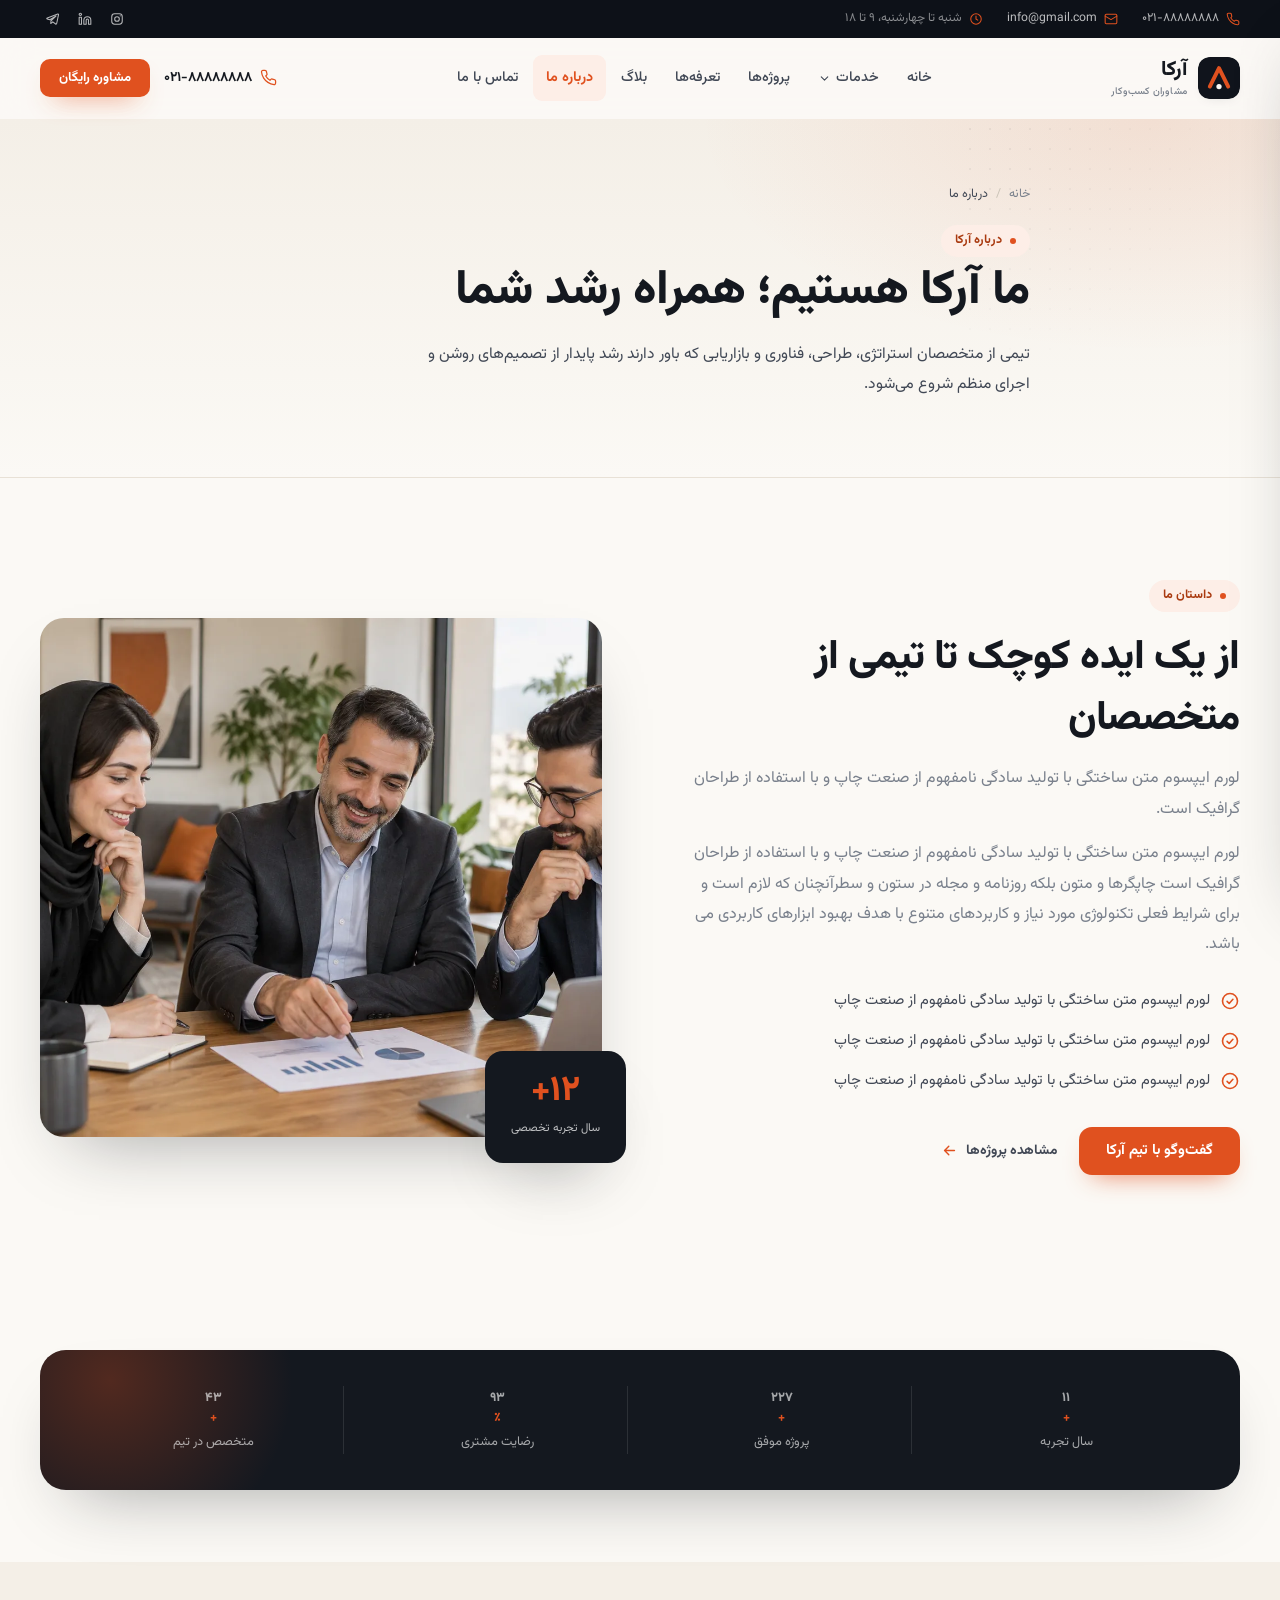
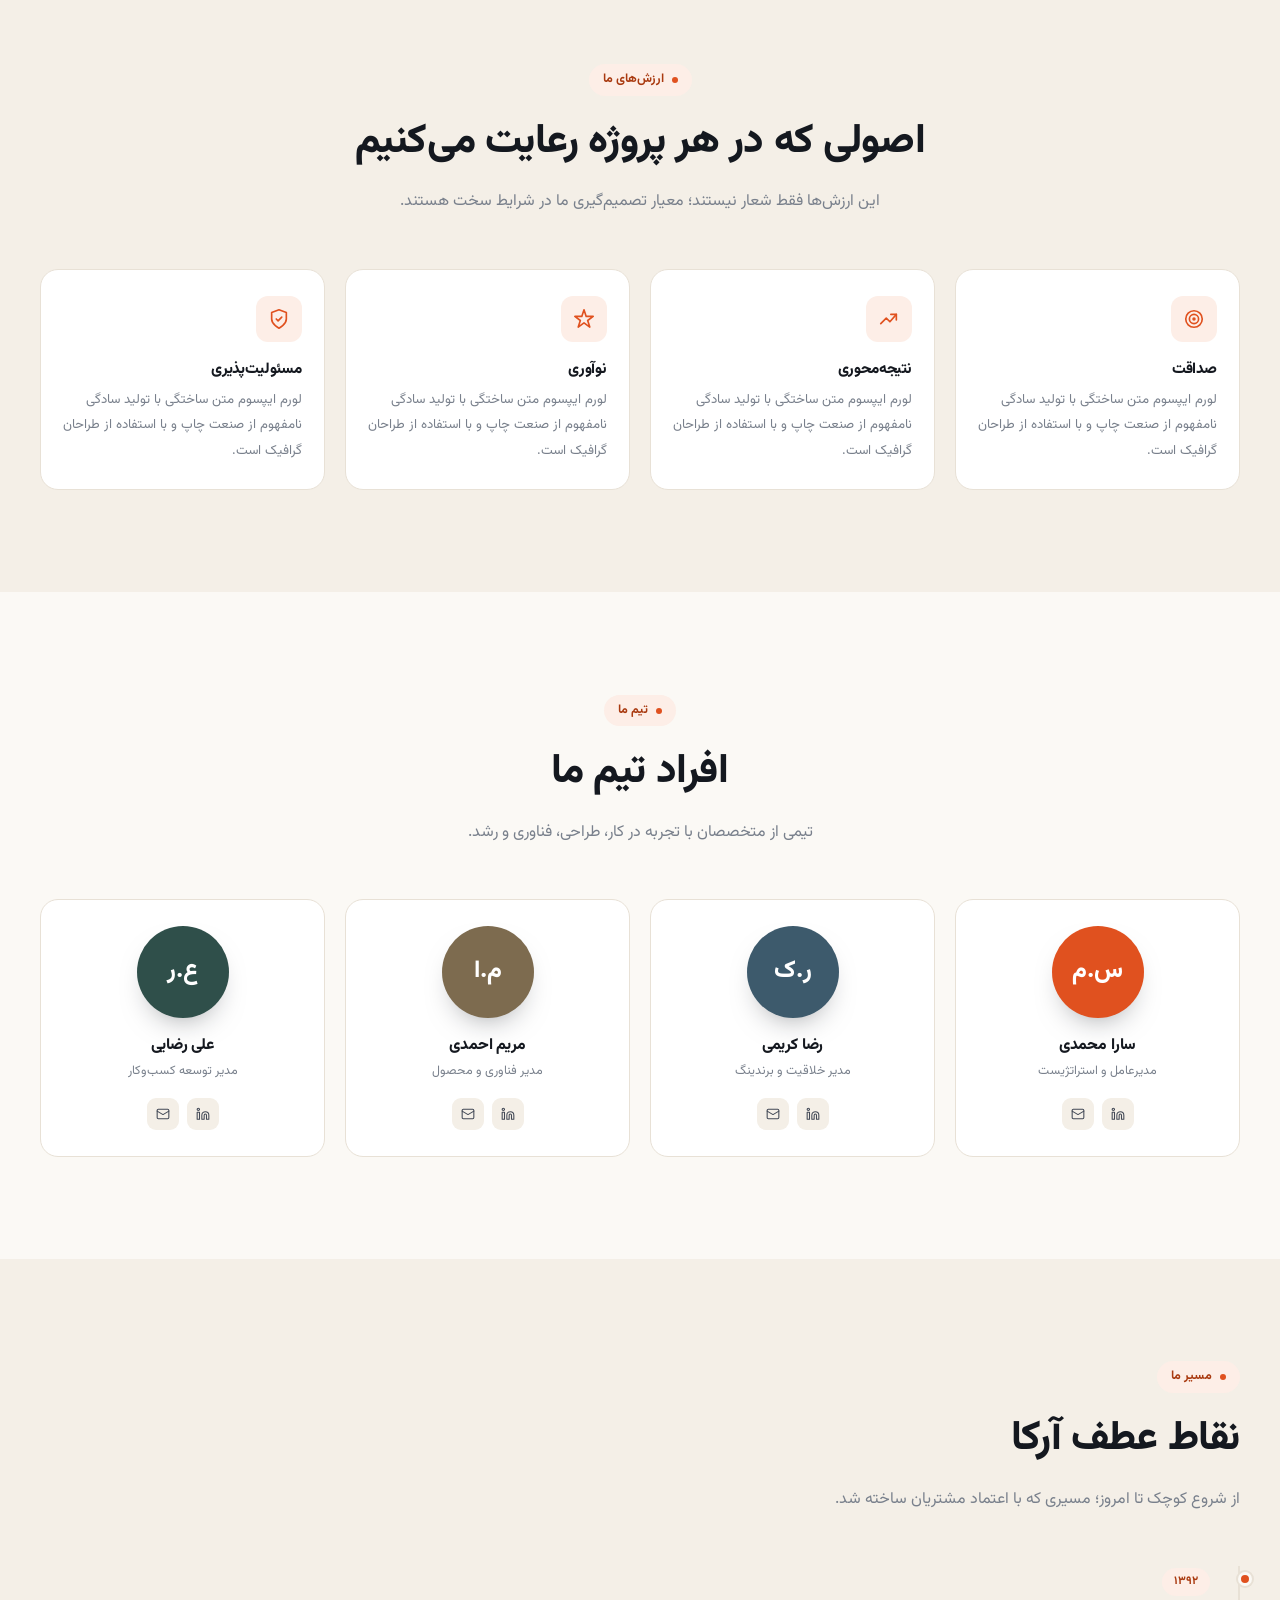
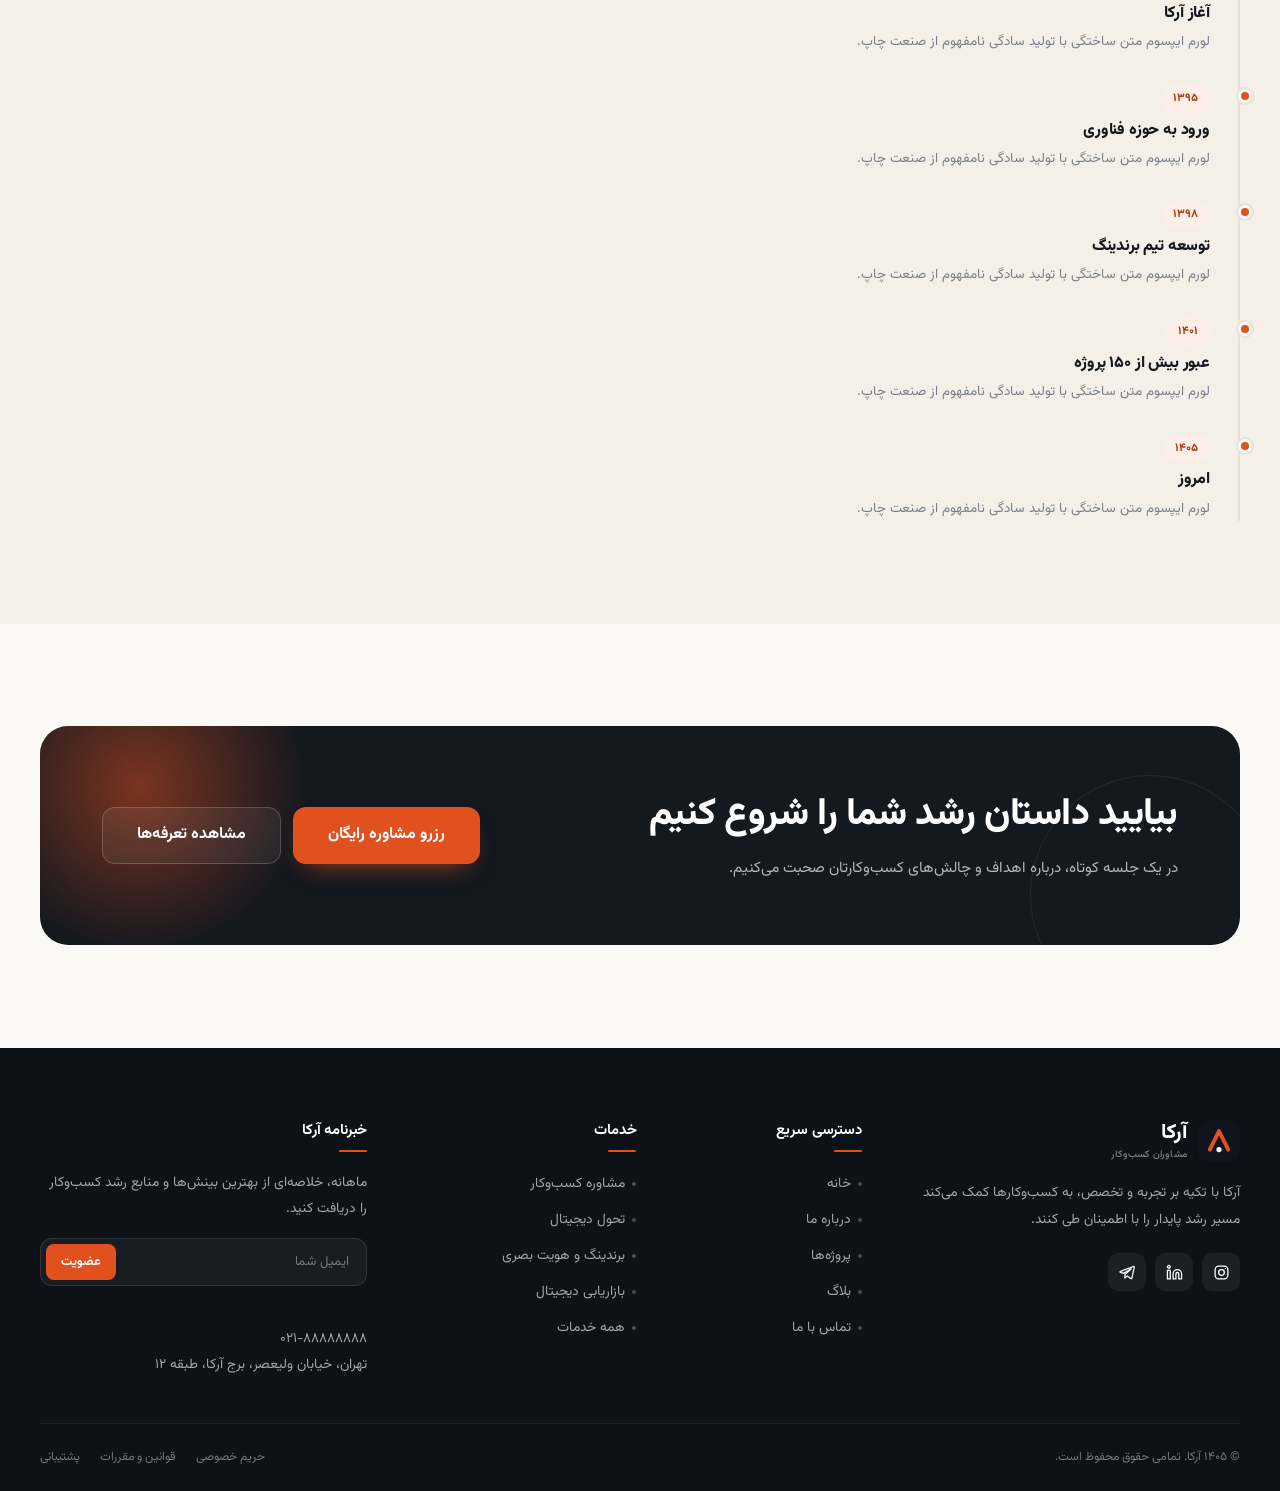
<file: about.html>
<!DOCTYPE html>
<html lang="fa" dir="rtl">
<head>
  <meta charset="UTF-8">
  <meta name="viewport" content="width=device-width, initial-scale=1.0">
  <title>درباره ما | آرکا</title>
  <meta name="description" content="آشنایی با آرکا؛ داستان، ارزش‌ها، تیم متخصص و نقاط عطف بیش از یک دهه همراهی با کسب‌وکارهای ایرانی.">
  <meta name="theme-color" content="#0d1118">
  <meta property="og:type" content="website">
  <meta property="og:title" content="درباره ما | آرکا">
  <meta property="og:description" content="آشنایی با آرکا؛ داستان، ارزش‌ها، تیم متخصص و نقاط عطف بیش از یک دهه همراهی با کسب‌وکارهای ایرانی.">
  <meta property="og:image" content="assets/images/hero-team.webp">
  <link rel="icon" type="image/svg+xml" href="assets/images/favicon.svg">
  <link rel="preload" href="assets/fonts/Vazirmatn-Regular.woff2" as="font" type="font/woff2" crossorigin>
  <link rel="stylesheet" href="assets/css/style.css">
</head>
<body>
  <a class="skip-link" href="#main">رفتن به محتوای اصلی</a>

  <div class="topbar">
    <div class="container topbar-inner">
      <ul class="topbar-list">
        <li>
          <svg viewBox="0 0 24 24" fill="none" stroke="currentColor" stroke-width="1.8" stroke-linecap="round" stroke-linejoin="round" aria-hidden="true"><path d="M22 16.92v3a2 2 0 0 1-2.18 2 19.79 19.79 0 0 1-8.63-3.07 19.5 19.5 0 0 1-6-6A19.79 19.79 0 0 1 2.12 4.18 2 2 0 0 1 4.11 2h3a2 2 0 0 1 2 1.72c.13.96.36 1.9.7 2.81a2 2 0 0 1-.45 2.11L8.09 9.91a16 16 0 0 0 6 6l1.27-1.27a2 2 0 0 1 2.11-.45c.91.34 1.85.57 2.81.7A2 2 0 0 1 22 16.92z"/></svg>
          <a href="tel:+982188888888">۰۲۱-۸۸۸۸۸۸۸۸</a>
        </li>
        <li class="topbar-mail">
          <svg viewBox="0 0 24 24" fill="none" stroke="currentColor" stroke-width="1.8" stroke-linecap="round" stroke-linejoin="round" aria-hidden="true"><rect x="2" y="4" width="20" height="16" rx="2"/><path d="m22 7-10 6L2 7"/></svg>
          <a href="mailto:info@gmail.com">info@gmail.com</a>
        </li>
        <li class="topbar-note">
          <svg viewBox="0 0 24 24" fill="none" stroke="currentColor" stroke-width="1.8" stroke-linecap="round" stroke-linejoin="round" aria-hidden="true"><circle cx="12" cy="12" r="9"/><path d="M12 7v5l3 2"/></svg>
          <span>شنبه تا چهارشنبه، ۹ تا ۱۸</span>
        </li>
      </ul>
      <ul class="topbar-social">
        <li><a href="#" aria-label="اینستاگرام آرکا"><svg viewBox="0 0 24 24" fill="none" stroke="currentColor" stroke-width="1.8" stroke-linecap="round" stroke-linejoin="round" aria-hidden="true"><rect x="3" y="3" width="18" height="18" rx="5"/><circle cx="12" cy="12" r="4"/><circle cx="17.5" cy="6.5" r="1" fill="currentColor" stroke="none"/></svg></a></li>
        <li><a href="#" aria-label="لینکدین آرکا"><svg viewBox="0 0 24 24" fill="none" stroke="currentColor" stroke-width="1.8" stroke-linecap="round" stroke-linejoin="round" aria-hidden="true"><path d="M16 8a6 6 0 0 1 6 6v7h-4v-7a2 2 0 0 0-4 0v7h-4v-7a6 6 0 0 1 6-6z"/><rect x="2" y="9" width="4" height="12"/><circle cx="4" cy="4" r="2"/></svg></a></li>
        <li><a href="#" aria-label="تلگرام آرکا"><svg viewBox="0 0 24 24" fill="none" stroke="currentColor" stroke-width="1.8" stroke-linecap="round" stroke-linejoin="round" aria-hidden="true"><path d="m21.5 4.5-3.2 15.2c-.2 1-.9 1.3-1.8.8l-4.9-3.6-2.4 2.3c-.3.3-.5.5-1 .5l.3-4.7 8.6-7.8c.4-.3-.1-.5-.6-.2L6.6 13.2 2 11.8c-1-.3-1-1 .2-1.4l18-6.9c.8-.3 1.5.2 1.3 1z"/></svg></a></li>
      </ul>
    </div>
  </div>

  <header class="site-header">
    <div class="container header-inner">
      <a class="brand" href="index.html" aria-label="آرکا، صفحه اصلی">
        <svg class="brand-mark" viewBox="0 0 64 64" aria-hidden="true"><rect width="64" height="64" rx="16" fill="#10141c"/><path d="M18 45 32 17l14 28" fill="none" stroke="#e0511f" stroke-width="6" stroke-linecap="round" stroke-linejoin="round"/><circle cx="32" cy="45" r="4" fill="#fbf9f5"/></svg>
        <span class="brand-text">آرکا<small>مشاوران کسب‌وکار</small></span>
      </a>
      <nav class="main-nav" aria-label="منوی اصلی">
        <ul>
          <li><a class="nav-link" href="index.html">خانه</a></li>
          <li class="has-dropdown">
            <a class="nav-link" href="services.html">خدمات
              <svg viewBox="0 0 24 24" fill="none" stroke="currentColor" stroke-width="2" stroke-linecap="round" stroke-linejoin="round" aria-hidden="true"><path d="m6 9 6 6 6-6"/></svg>
            </a>
            <ul class="dropdown">
              <li><a href="service-details.html">مشاوره کسب‌وکار</a></li>
              <li><a href="service-details.html">تحول دیجیتال</a></li>
              <li><a href="service-details.html">برندینگ و طراحی</a></li>
              <li><a href="service-details.html">بازاریابی دیجیتال</a></li>
            </ul>
          </li>
          <li><a class="nav-link" href="projects.html">پروژه‌ها</a></li>
          <li><a class="nav-link" href="pricing.html">تعرفه‌ها</a></li>
          <li><a class="nav-link" href="blog.html">بلاگ</a></li>
          <li><a class="nav-link is-active" aria-current="page" href="about.html">درباره ما</a></li>
          <li><a class="nav-link" href="contact.html">تماس با ما</a></li>
        </ul>
      </nav>
      <div class="header-actions">
        <a class="header-phone" href="tel:+982188888888">
          <svg viewBox="0 0 24 24" fill="none" stroke="currentColor" stroke-width="1.8" stroke-linecap="round" stroke-linejoin="round" aria-hidden="true"><path d="M22 16.92v3a2 2 0 0 1-2.18 2 19.79 19.79 0 0 1-8.63-3.07 19.5 19.5 0 0 1-6-6A19.79 19.79 0 0 1 2.12 4.18 2 2 0 0 1 4.11 2h3a2 2 0 0 1 2 1.72c.13.96.36 1.9.7 2.81a2 2 0 0 1-.45 2.11L8.09 9.91a16 16 0 0 0 6 6l1.27-1.27a2 2 0 0 1 2.11-.45c.91.34 1.85.57 2.81.7A2 2 0 0 1 22 16.92z"/></svg>
          ۰۲۱-۸۸۸۸۸۸۸۸
        </a>
        <a class="btn btn-primary btn-sm" href="contact.html">مشاوره رایگان</a>
        <button class="nav-toggle" type="button" aria-label="باز کردن منو" aria-expanded="false" aria-controls="mobile-menu">
          <span></span><span></span><span></span>
        </button>
      </div>
    </div>
  </header>

  <div class="menu-overlay" data-menu-close></div>
  <div class="mobile-menu" id="mobile-menu" aria-hidden="true">
    <div class="mobile-menu-head">
      <a class="brand" href="index.html">
        <svg class="brand-mark" viewBox="0 0 64 64" aria-hidden="true"><rect width="64" height="64" rx="16" fill="#10141c"/><path d="M18 45 32 17l14 28" fill="none" stroke="#e0511f" stroke-width="6" stroke-linecap="round" stroke-linejoin="round"/><circle cx="32" cy="45" r="4" fill="#fbf9f5"/></svg>
        <span class="brand-text">آرکا<small>مشاوران کسب‌وکار</small></span>
      </a>
      <button class="menu-close" type="button" aria-label="بستن منو" data-menu-close>
        <svg viewBox="0 0 24 24" fill="none" stroke="currentColor" stroke-width="2" stroke-linecap="round" stroke-linejoin="round" aria-hidden="true"><path d="M18 6 6 18M6 6l12 12"/></svg>
      </button>
    </div>
    <nav class="mobile-nav" aria-label="منوی موبایل">
      <a href="index.html">خانه</a>
      <a href="services.html">خدمات</a>
      <ul class="mobile-sub">
        <li><a href="service-details.html">مشاوره کسب‌وکار</a></li>
        <li><a href="service-details.html">تحول دیجیتال</a></li>
        <li><a href="service-details.html">برندینگ و طراحی</a></li>
        <li><a href="service-details.html">بازاریابی دیجیتال</a></li>
      </ul>
      <a href="projects.html">پروژه‌ها</a>
      <a href="pricing.html">تعرفه‌ها</a>
      <a href="blog.html">بلاگ</a>
      <a class="is-active" href="about.html">درباره ما</a>
      <a href="contact.html">تماس با ما</a>
    </nav>
    <div class="mobile-menu-foot">
      <a class="btn btn-primary" href="contact.html">دریافت مشاوره رایگان</a>
      <div class="mobile-contact">
        <a href="tel:+982188888888">
          <svg viewBox="0 0 24 24" fill="none" stroke="currentColor" stroke-width="1.8" stroke-linecap="round" stroke-linejoin="round" aria-hidden="true"><path d="M22 16.92v3a2 2 0 0 1-2.18 2 19.79 19.79 0 0 1-8.63-3.07 19.5 19.5 0 0 1-6-6A19.79 19.79 0 0 1 2.12 4.18 2 2 0 0 1 4.11 2h3a2 2 0 0 1 2 1.72c.13.96.36 1.9.7 2.81a2 2 0 0 1-.45 2.11L8.09 9.91a16 16 0 0 0 6 6l1.27-1.27a2 2 0 0 1 2.11-.45c.91.34 1.85.57 2.81.7A2 2 0 0 1 22 16.92z"/></svg>
          ۰۲۱-۸۸۸۸۸۸۸۸
        </a>
        <a href="mailto:info@gmail.com">
          <svg viewBox="0 0 24 24" fill="none" stroke="currentColor" stroke-width="1.8" stroke-linecap="round" stroke-linejoin="round" aria-hidden="true"><rect x="2" y="4" width="20" height="16" rx="2"/><path d="m22 7-10 6L2 7"/></svg>
          info@gmail.com
        </a>
      </div>
    </div>
  </div>

  
<main id="main">
  <section class="page-hero">
    <div class="container page-hero-inner">
      <ul class="breadcrumb">
        <li><a href="index.html">خانه</a></li>
        <li><span aria-current="page">درباره ما</span></li>
      </ul>
      <span class="eyebrow">درباره آرکا</span>
      <h1>ما آرکا هستیم؛ همراه رشد شما</h1>
      <p>تیمی از متخصصان استراتژی، طراحی، فناوری و بازاریابی که باور دارند رشد پایدار از تصمیم‌های روشن و اجرای منظم شروع می‌شود.</p>
    </div>
  </section>

  <section class="section">
    <div class="container split">
      <div data-reveal>
        <span class="eyebrow">داستان ما</span>
        <h2 class="section-title">از یک ایده کوچک تا تیمی از متخصصان</h2>
        <p class="section-sub">لورم ایپسوم متن ساختگی با تولید سادگی نامفهوم از صنعت چاپ و با استفاده از طراحان گرافیک است.</p>
        <p class="section-sub">لورم ایپسوم متن ساختگی با تولید سادگی نامفهوم از صنعت چاپ و با استفاده از طراحان گرافیک است چاپگرها و متون بلکه روزنامه و مجله در ستون و سطرآنچنان که لازم است و برای شرایط فعلی تکنولوژی مورد نیاز و کاربردهای متنوع با هدف بهبود ابزارهای کاربردی می باشد.</p>
        <ul class="check-list">
          <li>
            <svg viewBox="0 0 24 24" fill="none" stroke="currentColor" stroke-width="1.9" stroke-linecap="round" stroke-linejoin="round" aria-hidden="true"><circle cx="12" cy="12" r="9"/><path d="m8.5 12.5 2.5 2.5 4.5-5"/></svg>
            لورم ایپسوم متن ساختگی با تولید سادگی نامفهوم از صنعت چاپ
          </li>
          <li>
            <svg viewBox="0 0 24 24" fill="none" stroke="currentColor" stroke-width="1.9" stroke-linecap="round" stroke-linejoin="round" aria-hidden="true"><circle cx="12" cy="12" r="9"/><path d="m8.5 12.5 2.5 2.5 4.5-5"/></svg>
            لورم ایپسوم متن ساختگی با تولید سادگی نامفهوم از صنعت چاپ
          </li>
          <li>
            <svg viewBox="0 0 24 24" fill="none" stroke="currentColor" stroke-width="1.9" stroke-linecap="round" stroke-linejoin="round" aria-hidden="true"><circle cx="12" cy="12" r="9"/><path d="m8.5 12.5 2.5 2.5 4.5-5"/></svg>
            لورم ایپسوم متن ساختگی با تولید سادگی نامفهوم از صنعت چاپ
          </li>
        </ul>
        <div class="about-actions">
          <a class="btn btn-primary" href="contact.html">گفت‌وگو با تیم آرکا</a>
          <a class="link-more" href="projects.html">مشاهده پروژه‌ها
            <svg class="arrow" viewBox="0 0 24 24" fill="none" stroke="currentColor" stroke-width="2" stroke-linecap="round" stroke-linejoin="round" aria-hidden="true"><path d="M19 12H5m6-6-6 6 6 6"/></svg>
          </a>
        </div>
      </div>
      <div class="split-media" data-reveal style="transition-delay:.12s">
        <div class="split-image">
          <img src="assets/images/about-team.webp" alt="تیم آرکا در حال بررسی برنامه" width="1400" height="933" loading="lazy">
        </div>
        <div class="experience-badge">
          <strong>۱۲+</strong>
          <span>سال تجربه تخصصی</span>
        </div>
      </div>
    </div>
  </section>

  <section class="section--tight">
    <div class="container">
      <div class="stats-band" data-reveal>
        <div class="stats-grid">
          <div class="stat">
            <strong><span data-count="12">۰</span><span class="suffix">+</span></strong>
            <span>سال تجربه</span>
          </div>
          <div class="stat">
            <strong><span data-count="240">۰</span><span class="suffix">+</span></strong>
            <span>پروژه موفق</span>
          </div>
          <div class="stat">
            <strong><span data-count="98">۰</span><span class="suffix">٪</span></strong>
            <span>رضایت مشتری</span>
          </div>
          <div class="stat">
            <strong><span data-count="45">۰</span><span class="suffix">+</span></strong>
            <span>متخصص در تیم</span>
          </div>
        </div>
      </div>
    </div>
  </section>

  <section class="section section--cream">
    <div class="container">
      <div class="section-head section-head--center" data-reveal>
        <span class="eyebrow">ارزش‌های ما</span>
        <h2 class="section-title">اصولی که در هر پروژه رعایت می‌کنیم</h2>
        <p class="section-sub">این ارزش‌ها فقط شعار نیستند؛ معیار تصمیم‌گیری ما در شرایط سخت هستند.</p>
      </div>
      <div class="values-grid">
        <div class="value-card" data-reveal>
          <span class="value-icon">
            <svg viewBox="0 0 24 24" fill="none" stroke="currentColor" stroke-width="1.8" stroke-linecap="round" stroke-linejoin="round" aria-hidden="true"><circle cx="12" cy="12" r="9"/><circle cx="12" cy="12" r="5"/><circle cx="12" cy="12" r="1"/></svg>
          </span>
          <h3>صداقت</h3>
          <p>لورم ایپسوم متن ساختگی با تولید سادگی نامفهوم از صنعت چاپ و با استفاده از طراحان گرافیک است.</p>
        </div>
        <div class="value-card" data-reveal style="transition-delay:.08s">
          <span class="value-icon">
            <svg viewBox="0 0 24 24" fill="none" stroke="currentColor" stroke-width="1.8" stroke-linecap="round" stroke-linejoin="round" aria-hidden="true"><path d="m3 17 6-6 4 4 7-8"/><path d="M14 7h6v6"/></svg>
          </span>
          <h3>نتیجه‌محوری</h3>
          <p>لورم ایپسوم متن ساختگی با تولید سادگی نامفهوم از صنعت چاپ و با استفاده از طراحان گرافیک است.</p>
        </div>
        <div class="value-card" data-reveal style="transition-delay:.16s">
          <span class="value-icon">
            <svg viewBox="0 0 24 24" fill="none" stroke="currentColor" stroke-width="1.8" stroke-linecap="round" stroke-linejoin="round" aria-hidden="true"><path d="m12 2 2.4 7.2H22l-6 4.4 2.3 7.2-6.3-4.6-6.3 4.6L8 13.6l-6-4.4h7.6L12 2Z"/></svg>
          </span>
          <h3>نوآوری</h3>
          <p>لورم ایپسوم متن ساختگی با تولید سادگی نامفهوم از صنعت چاپ و با استفاده از طراحان گرافیک است.</p>
        </div>
        <div class="value-card" data-reveal style="transition-delay:.24s">
          <span class="value-icon">
            <svg viewBox="0 0 24 24" fill="none" stroke="currentColor" stroke-width="1.8" stroke-linecap="round" stroke-linejoin="round" aria-hidden="true"><path d="M12 22s8-4 8-10V5l-8-3-8 3v7c0 6 8 10 8 10Z"/><path d="m9 12 2 2 4-4"/></svg>
          </span>
          <h3>مسئولیت‌پذیری</h3>
          <p>لورم ایپسوم متن ساختگی با تولید سادگی نامفهوم از صنعت چاپ و با استفاده از طراحان گرافیک است.</p>
        </div>
      </div>
    </div>
  </section>

  <section class="section">
    <div class="container">
      <div class="section-head section-head--center" data-reveal>
        <span class="eyebrow">تیم ما</span>
        <h2 class="section-title">افراد تیم ما</h2>
        <p class="section-sub">تیمی از متخصصان با تجربه در کار، طراحی، فناوری و رشد.</p>
      </div>
      <div class="team-grid">
        <div class="team-card" data-reveal>
          <span class="team-avatar av-1">س.م</span>
          <h3>سارا محمدی</h3>
          <span>مدیرعامل و استراتژیست</span>
          <div class="team-socials">
            <a href="#" aria-label="لینکدین سارا محمدی"><svg viewBox="0 0 24 24" fill="none" stroke="currentColor" stroke-width="1.8" stroke-linecap="round" stroke-linejoin="round" aria-hidden="true"><path d="M16 8a6 6 0 0 1 6 6v7h-4v-7a2 2 0 0 0-4 0v7h-4v-7a6 6 0 0 1 6-6z"/><rect x="2" y="9" width="4" height="12"/><circle cx="4" cy="4" r="2"/></svg></a>
            <a href="#" aria-label="ایمیل سارا محمدی"><svg viewBox="0 0 24 24" fill="none" stroke="currentColor" stroke-width="1.8" stroke-linecap="round" stroke-linejoin="round" aria-hidden="true"><rect x="2" y="4" width="20" height="16" rx="2"/><path d="m22 7-10 6L2 7"/></svg></a>
          </div>
        </div>
        <div class="team-card" data-reveal style="transition-delay:.08s">
          <span class="team-avatar av-2">ر.ک</span>
          <h3>رضا کریمی</h3>
          <span>مدیر خلاقیت و برندینگ</span>
          <div class="team-socials">
            <a href="#" aria-label="لینکدین رضا کریمی"><svg viewBox="0 0 24 24" fill="none" stroke="currentColor" stroke-width="1.8" stroke-linecap="round" stroke-linejoin="round" aria-hidden="true"><path d="M16 8a6 6 0 0 1 6 6v7h-4v-7a2 2 0 0 0-4 0v7h-4v-7a6 6 0 0 1 6-6z"/><rect x="2" y="9" width="4" height="12"/><circle cx="4" cy="4" r="2"/></svg></a>
            <a href="#" aria-label="ایمیل رضا کریمی"><svg viewBox="0 0 24 24" fill="none" stroke="currentColor" stroke-width="1.8" stroke-linecap="round" stroke-linejoin="round" aria-hidden="true"><rect x="2" y="4" width="20" height="16" rx="2"/><path d="m22 7-10 6L2 7"/></svg></a>
          </div>
        </div>
        <div class="team-card" data-reveal style="transition-delay:.16s">
          <span class="team-avatar av-3">م.ا</span>
          <h3>مریم احمدی</h3>
          <span>مدیر فناوری و محصول</span>
          <div class="team-socials">
            <a href="#" aria-label="لینکدین مریم احمدی"><svg viewBox="0 0 24 24" fill="none" stroke="currentColor" stroke-width="1.8" stroke-linecap="round" stroke-linejoin="round" aria-hidden="true"><path d="M16 8a6 6 0 0 1 6 6v7h-4v-7a2 2 0 0 0-4 0v7h-4v-7a6 6 0 0 1 6-6z"/><rect x="2" y="9" width="4" height="12"/><circle cx="4" cy="4" r="2"/></svg></a>
            <a href="#" aria-label="ایمیل مریم احمدی"><svg viewBox="0 0 24 24" fill="none" stroke="currentColor" stroke-width="1.8" stroke-linecap="round" stroke-linejoin="round" aria-hidden="true"><rect x="2" y="4" width="20" height="16" rx="2"/><path d="m22 7-10 6L2 7"/></svg></a>
          </div>
        </div>
        <div class="team-card" data-reveal style="transition-delay:.24s">
          <span class="team-avatar av-4">ع.ر</span>
          <h3>علی رضایی</h3>
          <span>مدیر توسعه کسب‌وکار</span>
          <div class="team-socials">
            <a href="#" aria-label="لینکدین علی رضایی"><svg viewBox="0 0 24 24" fill="none" stroke="currentColor" stroke-width="1.8" stroke-linecap="round" stroke-linejoin="round" aria-hidden="true"><path d="M16 8a6 6 0 0 1 6 6v7h-4v-7a2 2 0 0 0-4 0v7h-4v-7a6 6 0 0 1 6-6z"/><rect x="2" y="9" width="4" height="12"/><circle cx="4" cy="4" r="2"/></svg></a>
            <a href="#" aria-label="ایمیل علی رضایی"><svg viewBox="0 0 24 24" fill="none" stroke="currentColor" stroke-width="1.8" stroke-linecap="round" stroke-linejoin="round" aria-hidden="true"><rect x="2" y="4" width="20" height="16" rx="2"/><path d="m22 7-10 6L2 7"/></svg></a>
          </div>
        </div>
      </div>
    </div>
  </section>

  <section class="section section--cream">
    <div class="container">
      <div class="section-head" data-reveal>
        <span class="eyebrow">مسیر ما</span>
        <h2 class="section-title">نقاط عطف آرکا</h2>
        <p class="section-sub">از شروع کوچک تا امروز؛ مسیری که با اعتماد مشتریان ساخته شد.</p>
      </div>
      <div class="timeline">
        <div class="timeline-item" data-reveal>
          <span class="timeline-year">۱۳۹۲</span>
          <h3>آغاز آرکا</h3>
          <p>لورم ایپسوم متن ساختگی با تولید سادگی نامفهوم از صنعت چاپ.</p>
        </div>
        <div class="timeline-item" data-reveal>
          <span class="timeline-year">۱۳۹۵</span>
          <h3>ورود به حوزه فناوری</h3>
          <p>لورم ایپسوم متن ساختگی با تولید سادگی نامفهوم از صنعت چاپ.</p>
        </div>
        <div class="timeline-item" data-reveal>
          <span class="timeline-year">۱۳۹۸</span>
          <h3>توسعه تیم برندینگ</h3>
          <p>لورم ایپسوم متن ساختگی با تولید سادگی نامفهوم از صنعت چاپ.</p>
        </div>
        <div class="timeline-item" data-reveal>
          <span class="timeline-year">۱۴۰۱</span>
          <h3>عبور بیش از ۱۵۰ پروژه</h3>
          <p>لورم ایپسوم متن ساختگی با تولید سادگی نامفهوم از صنعت چاپ.</p>
        </div>
        <div class="timeline-item" data-reveal>
          <span class="timeline-year">۱۴۰۵</span>
          <h3>امروز</h3>
          <p>لورم ایپسوم متن ساختگی با تولید سادگی نامفهوم از صنعت چاپ.</p>
        </div>
      </div>
    </div>
  </section>

  <section class="section">
    <div class="container">
      <div class="cta-box" data-reveal>
        <div class="cta-content">
          <h2>بیایید داستان رشد شما را شروع کنیم</h2>
          <p>در یک جلسه کوتاه، درباره اهداف و چالش‌های کسب‌وکارتان صحبت می‌کنیم.</p>
        </div>
        <div class="cta-actions">
          <a class="btn btn-primary btn-lg" href="contact.html">رزرو مشاوره رایگان</a>
          <a class="btn btn-ghost btn-lg" href="pricing.html">مشاهده تعرفه‌ها</a>
        </div>
      </div>
    </div>
  </section>
</main>


  <footer class="site-footer">
    <div class="container">
      <div class="footer-grid">
        <div class="footer-brand">
          <a class="brand" href="index.html" aria-label="آرکا، صفحه اصلی">
            <svg class="brand-mark" viewBox="0 0 64 64" aria-hidden="true"><rect width="64" height="64" rx="16" fill="#10141c"/><path d="M18 45 32 17l14 28" fill="none" stroke="#e0511f" stroke-width="6" stroke-linecap="round" stroke-linejoin="round"/><circle cx="32" cy="45" r="4" fill="#fbf9f5"/></svg>
            <span class="brand-text">آرکا<small>مشاوران کسب‌وکار</small></span>
          </a>
          <p>آرکا با تکیه بر تجربه و تخصص، به کسب‌وکارها کمک می‌کند مسیر رشد پایدار را با اطمینان طی کنند.</p>
          <div class="socials">
            <a href="#" aria-label="اینستاگرام آرکا"><svg viewBox="0 0 24 24" fill="none" stroke="currentColor" stroke-width="1.8" stroke-linecap="round" stroke-linejoin="round" aria-hidden="true"><rect x="3" y="3" width="18" height="18" rx="5"/><circle cx="12" cy="12" r="4"/><circle cx="17.5" cy="6.5" r="1" fill="currentColor" stroke="none"/></svg></a>
            <a href="#" aria-label="لینکدین آرکا"><svg viewBox="0 0 24 24" fill="none" stroke="currentColor" stroke-width="1.8" stroke-linecap="round" stroke-linejoin="round" aria-hidden="true"><path d="M16 8a6 6 0 0 1 6 6v7h-4v-7a2 2 0 0 0-4 0v7h-4v-7a6 6 0 0 1 6-6z"/><rect x="2" y="9" width="4" height="12"/><circle cx="4" cy="4" r="2"/></svg></a>
            <a href="#" aria-label="تلگرام آرکا"><svg viewBox="0 0 24 24" fill="none" stroke="currentColor" stroke-width="1.8" stroke-linecap="round" stroke-linejoin="round" aria-hidden="true"><path d="m21.5 4.5-3.2 15.2c-.2 1-.9 1.3-1.8.8l-4.9-3.6-2.4 2.3c-.3.3-.5.5-1 .5l.3-4.7 8.6-7.8c.4-.3-.1-.5-.6-.2L6.6 13.2 2 11.8c-1-.3-1-1 .2-1.4l18-6.9c.8-.3 1.5.2 1.3 1z"/></svg></a>
          </div>
        </div>
        <div>
          <h3 class="footer-title">دسترسی سریع</h3>
          <ul class="footer-links">
            <li><a href="index.html">خانه</a></li>
            <li><a href="about.html">درباره ما</a></li>
            <li><a href="projects.html">پروژه‌ها</a></li>
            <li><a href="blog.html">بلاگ</a></li>
            <li><a href="contact.html">تماس با ما</a></li>
          </ul>
        </div>
        <div>
          <h3 class="footer-title">خدمات</h3>
          <ul class="footer-links">
            <li><a href="service-details.html">مشاوره کسب‌وکار</a></li>
            <li><a href="service-details.html">تحول دیجیتال</a></li>
            <li><a href="service-details.html">برندینگ و هویت بصری</a></li>
            <li><a href="service-details.html">بازاریابی دیجیتال</a></li>
            <li><a href="services.html">همه خدمات</a></li>
          </ul>
        </div>
        <div class="footer-news">
          <h3 class="footer-title">خبرنامه آرکا</h3>
          <p>ماهانه، خلاصه‌ای از بهترین بینش‌ها و منابع رشد کسب‌وکار را دریافت کنید.</p>
          <form class="newsletter" data-newsletter novalidate>
            <label class="visually-hidden" for="newsletter-email">ایمیل شما</label>
            <input id="newsletter-email" type="email" placeholder="ایمیل شما" autocomplete="email" required>
            <button type="submit">عضویت</button>
          </form>
          <p class="newsletter-msg" aria-live="polite"></p>
          <p style="margin-top:14px">۰۲۱-۸۸۸۸۸۸۸۸<br>تهران، خیابان ولیعصر، برج آرکا، طبقه ۱۲</p>
        </div>
      </div>
      <div class="footer-bottom">
        <p>© <span data-year>۱۴۰۵</span> آرکا. تمامی حقوق محفوظ است.</p>
        <ul>
          <li><a href="#">حریم خصوصی</a></li>
          <li><a href="#">قوانین و مقررات</a></li>
          <li><a href="contact.html">پشتیبانی</a></li>
        </ul>
      </div>
    </div>
  </footer>

  <button class="to-top" type="button" aria-label="رفتن به بالای صفحه">
    <svg viewBox="0 0 24 24" fill="none" stroke="currentColor" stroke-width="2" stroke-linecap="round" stroke-linejoin="round" aria-hidden="true"><path d="M12 19V5m-7 7 7-7 7 7"/></svg>
  </button>

  <script src="assets/js/main.js"></script>
</body>
</html>
</file>
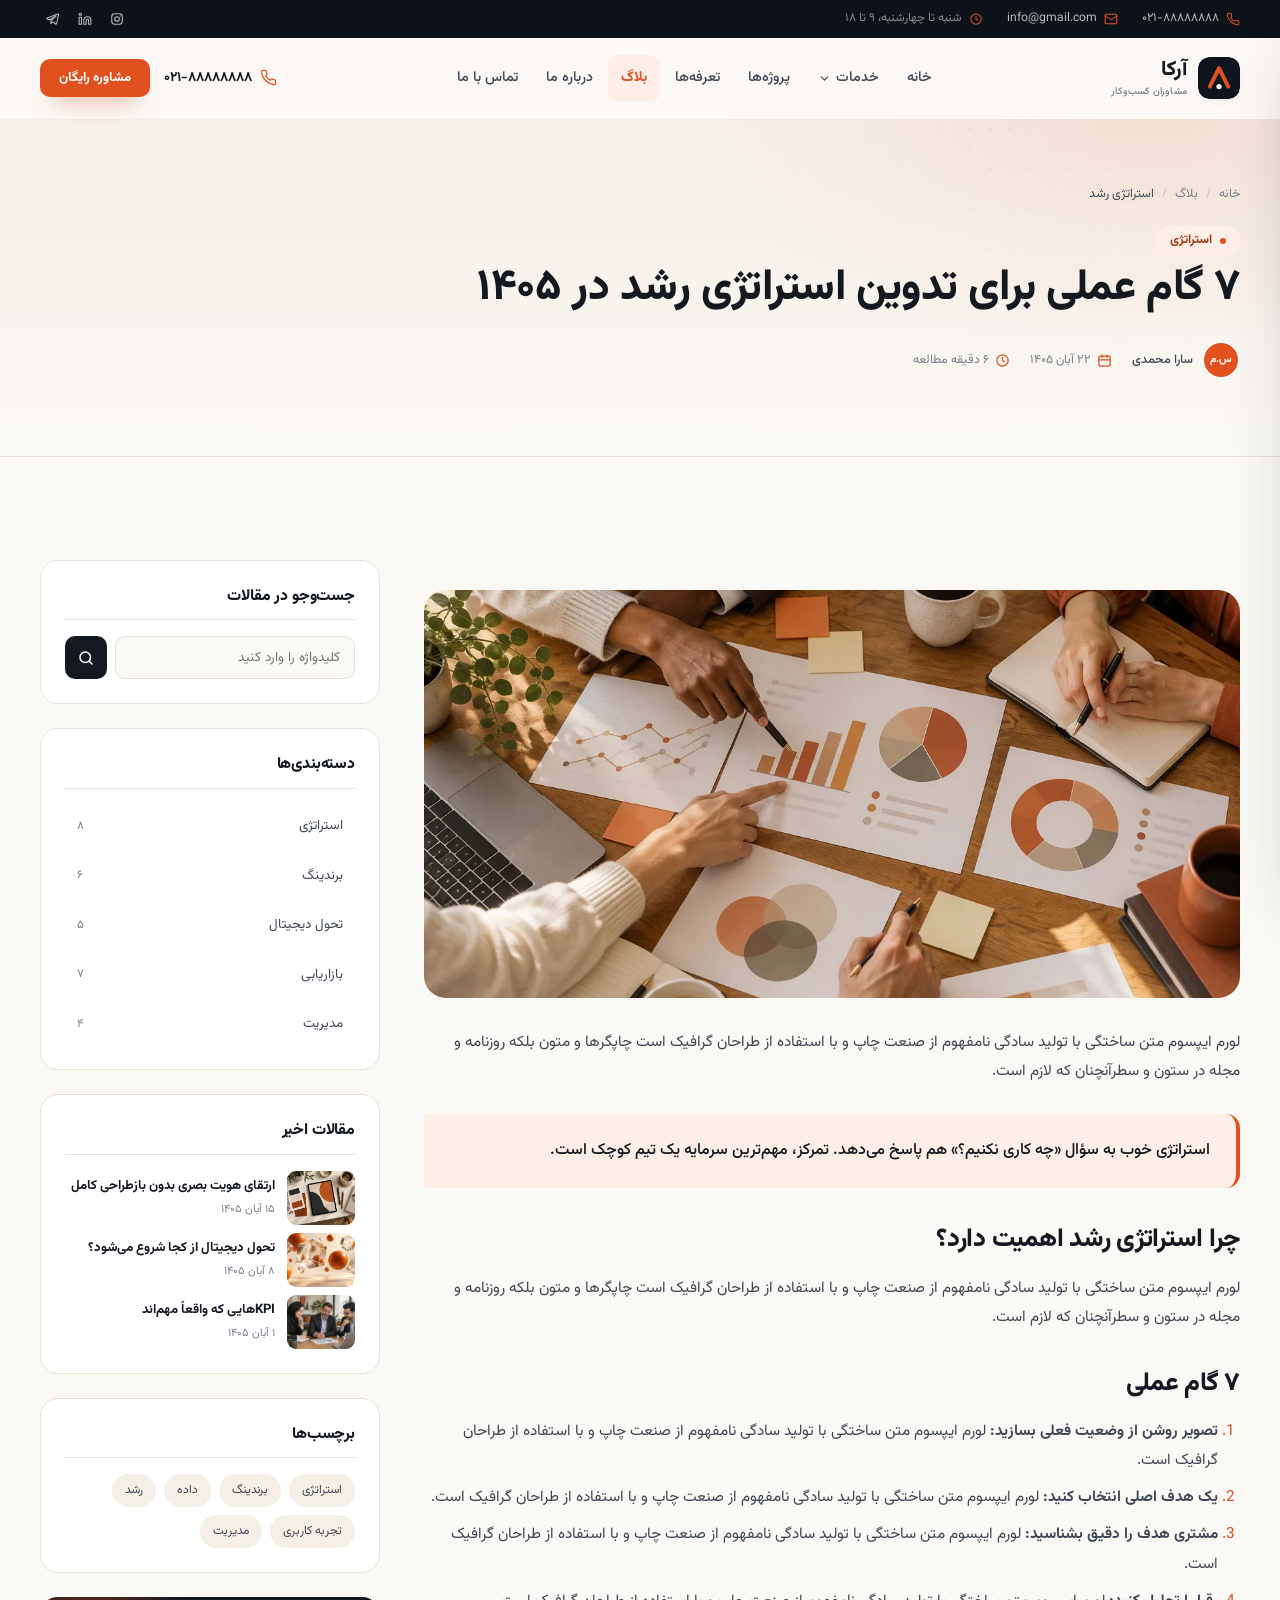
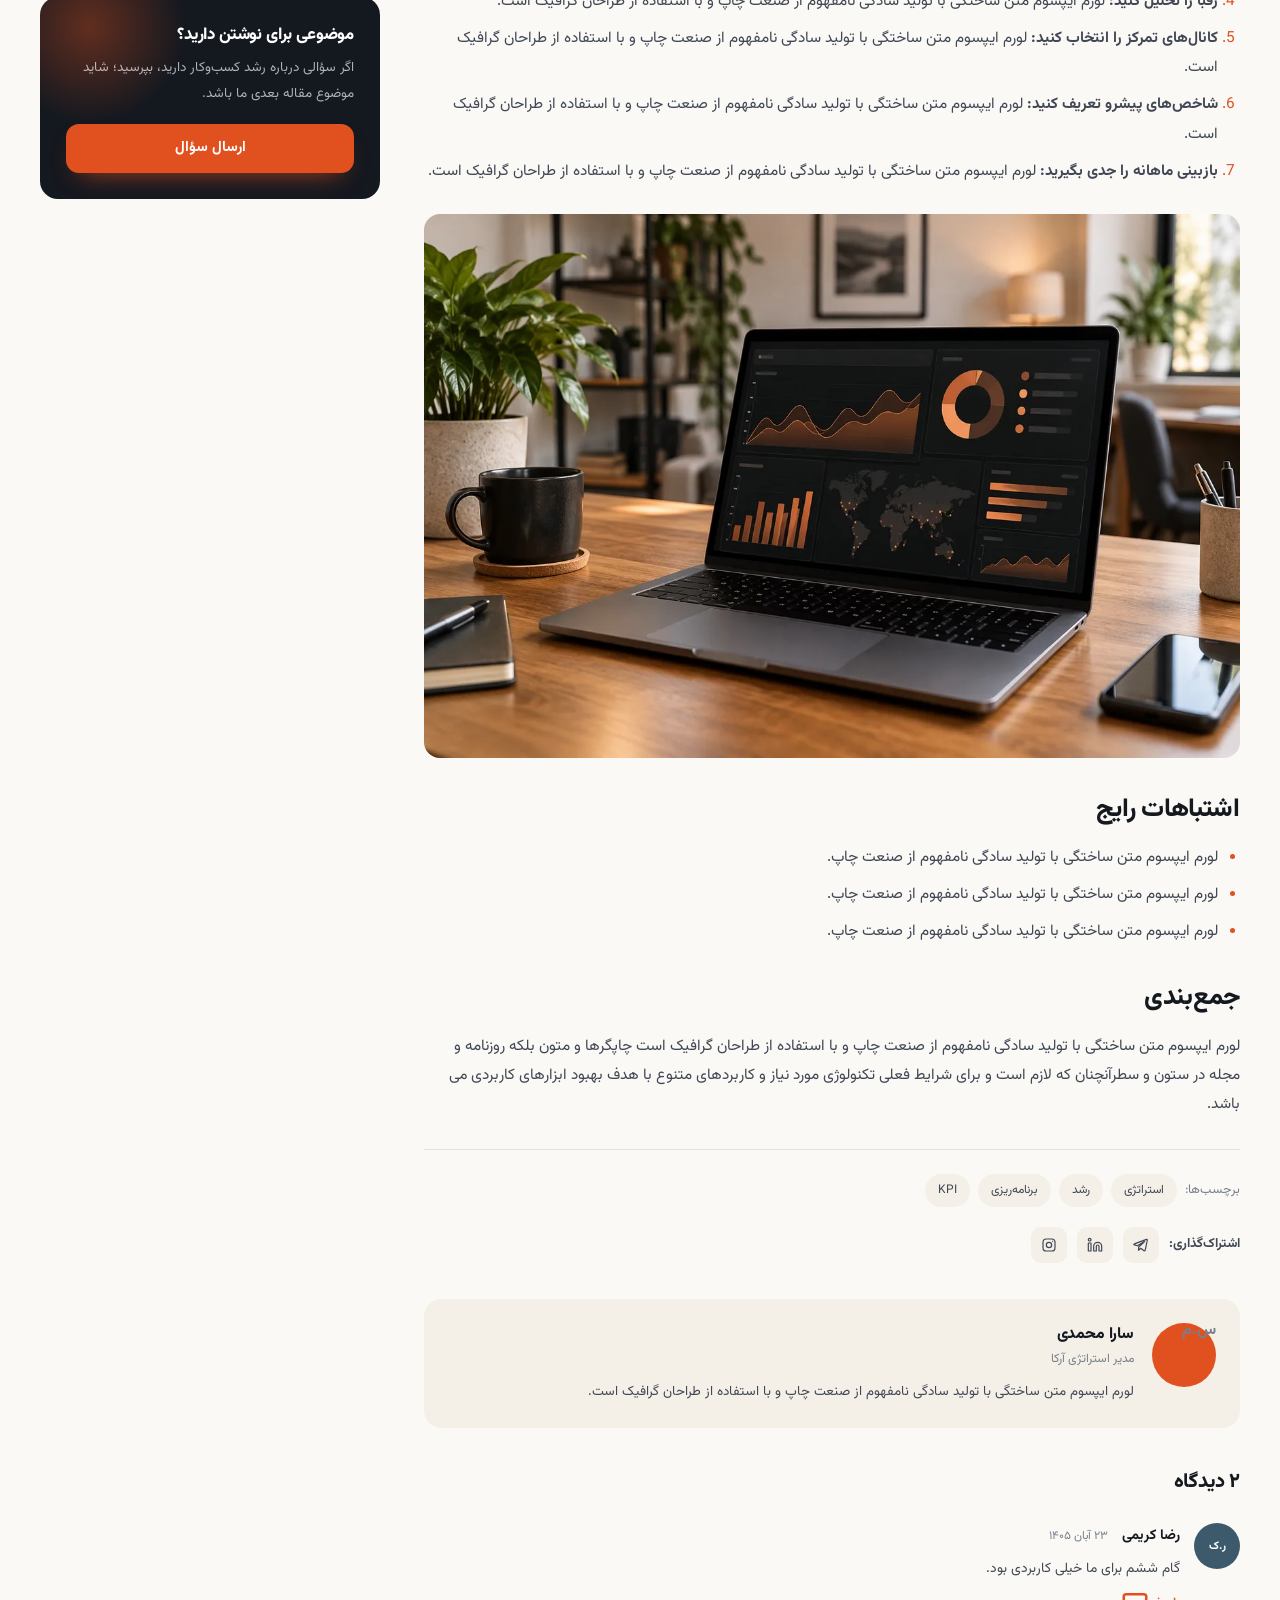
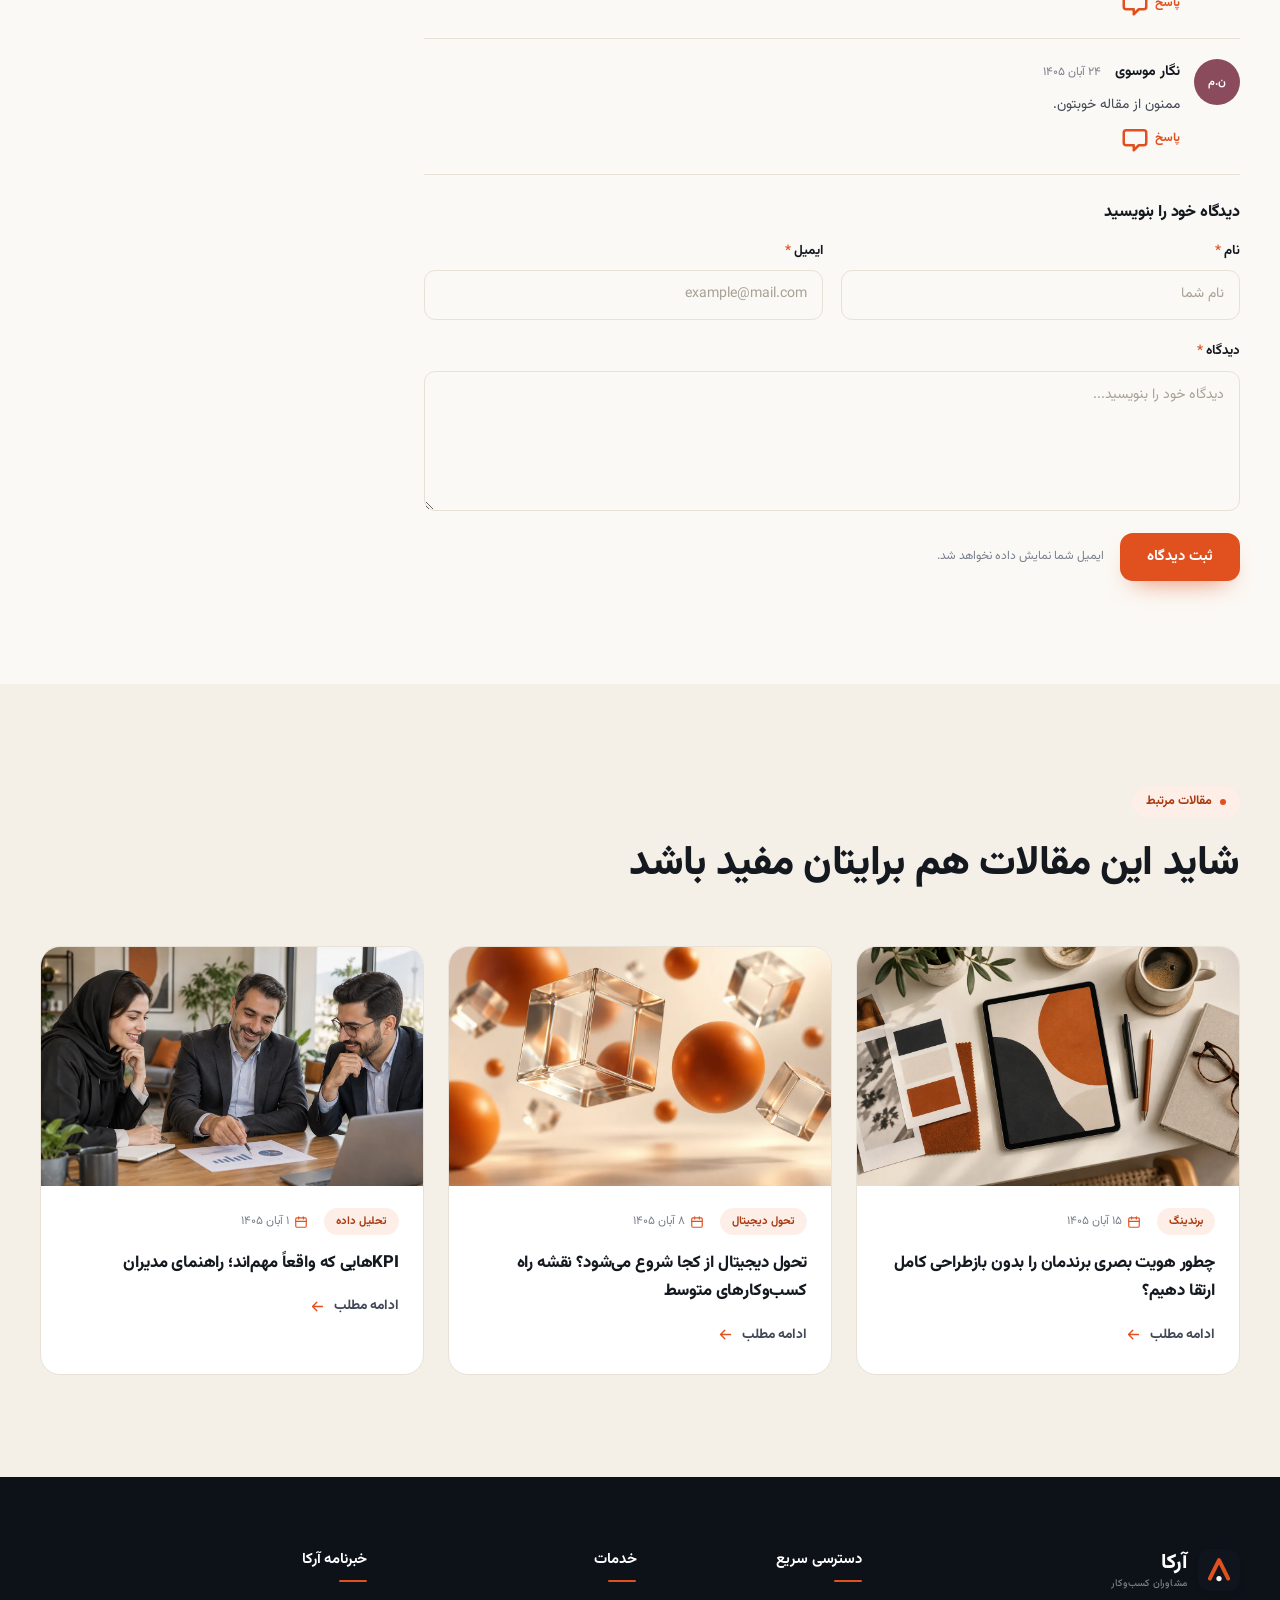
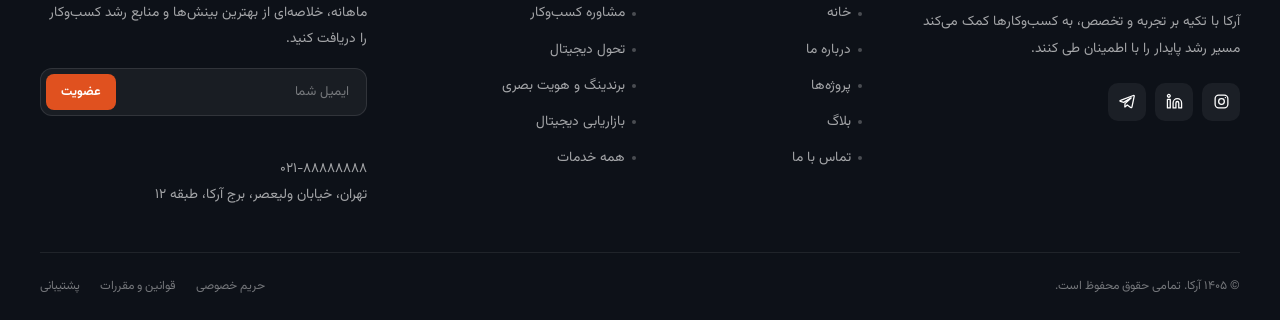
<file: blog-details.html>
<!DOCTYPE html>
<html lang="fa" dir="rtl">
<head>
  <meta charset="UTF-8">
  <meta name="viewport" content="width=device-width, initial-scale=1.0">
  <title>۷ گام عملی برای تدوین استراتژی رشد در ۱۴۰۵ | آرکا</title>
  <meta name="description" content="راهنمای عملی تدوین استراتژی رشد: تعریف هدف، شناخت مشتری، تحلیل رقبا، انتخاب کانال و شاخص‌های پیشرو.">
  <meta name="theme-color" content="#0d1118">
  <meta property="og:type" content="website">
  <meta property="og:title" content="۷ گام عملی برای تدوین استراتژی رشد در ۱۴۰۵ | آرکا">
  <meta property="og:description" content="راهنمای عملی تدوین استراتژی رشد: تعریف هدف، شناخت مشتری، تحلیل رقبا، انتخاب کانال و شاخص‌های پیشرو.">
  <meta property="og:image" content="assets/images/hero-team.webp">
  <link rel="icon" type="image/svg+xml" href="assets/images/favicon.svg">
  <link rel="preload" href="assets/fonts/Vazirmatn-Regular.woff2" as="font" type="font/woff2" crossorigin>
  <link rel="stylesheet" href="assets/css/style.css">
</head>
<body>
  <a class="skip-link" href="#main">رفتن به محتوای اصلی</a>

  <div class="topbar">
    <div class="container topbar-inner">
      <ul class="topbar-list">
        <li>
          <svg viewBox="0 0 24 24" fill="none" stroke="currentColor" stroke-width="1.8" stroke-linecap="round" stroke-linejoin="round" aria-hidden="true"><path d="M22 16.92v3a2 2 0 0 1-2.18 2 19.79 19.79 0 0 1-8.63-3.07 19.5 19.5 0 0 1-6-6A19.79 19.79 0 0 1 2.12 4.18 2 2 0 0 1 4.11 2h3a2 2 0 0 1 2 1.72c.13.96.36 1.9.7 2.81a2 2 0 0 1-.45 2.11L8.09 9.91a16 16 0 0 0 6 6l1.27-1.27a2 2 0 0 1 2.11-.45c.91.34 1.85.57 2.81.7A2 2 0 0 1 22 16.92z"/></svg>
          <a href="tel:+982188888888">۰۲۱-۸۸۸۸۸۸۸۸</a>
        </li>
        <li class="topbar-mail">
          <svg viewBox="0 0 24 24" fill="none" stroke="currentColor" stroke-width="1.8" stroke-linecap="round" stroke-linejoin="round" aria-hidden="true"><rect x="2" y="4" width="20" height="16" rx="2"/><path d="m22 7-10 6L2 7"/></svg>
          <a href="mailto:info@gmail.com">info@gmail.com</a>
        </li>
        <li class="topbar-note">
          <svg viewBox="0 0 24 24" fill="none" stroke="currentColor" stroke-width="1.8" stroke-linecap="round" stroke-linejoin="round" aria-hidden="true"><circle cx="12" cy="12" r="9"/><path d="M12 7v5l3 2"/></svg>
          <span>شنبه تا چهارشنبه، ۹ تا ۱۸</span>
        </li>
      </ul>
      <ul class="topbar-social">
        <li><a href="#" aria-label="اینستاگرام آرکا"><svg viewBox="0 0 24 24" fill="none" stroke="currentColor" stroke-width="1.8" stroke-linecap="round" stroke-linejoin="round" aria-hidden="true"><rect x="3" y="3" width="18" height="18" rx="5"/><circle cx="12" cy="12" r="4"/><circle cx="17.5" cy="6.5" r="1" fill="currentColor" stroke="none"/></svg></a></li>
        <li><a href="#" aria-label="لینکدین آرکا"><svg viewBox="0 0 24 24" fill="none" stroke="currentColor" stroke-width="1.8" stroke-linecap="round" stroke-linejoin="round" aria-hidden="true"><path d="M16 8a6 6 0 0 1 6 6v7h-4v-7a2 2 0 0 0-4 0v7h-4v-7a6 6 0 0 1 6-6z"/><rect x="2" y="9" width="4" height="12"/><circle cx="4" cy="4" r="2"/></svg></a></li>
        <li><a href="#" aria-label="تلگرام آرکا"><svg viewBox="0 0 24 24" fill="none" stroke="currentColor" stroke-width="1.8" stroke-linecap="round" stroke-linejoin="round" aria-hidden="true"><path d="m21.5 4.5-3.2 15.2c-.2 1-.9 1.3-1.8.8l-4.9-3.6-2.4 2.3c-.3.3-.5.5-1 .5l.3-4.7 8.6-7.8c.4-.3-.1-.5-.6-.2L6.6 13.2 2 11.8c-1-.3-1-1 .2-1.4l18-6.9c.8-.3 1.5.2 1.3 1z"/></svg></a></li>
      </ul>
    </div>
  </div>

  <header class="site-header">
    <div class="container header-inner">
      <a class="brand" href="index.html" aria-label="آرکا، صفحه اصلی">
        <svg class="brand-mark" viewBox="0 0 64 64" aria-hidden="true"><rect width="64" height="64" rx="16" fill="#10141c"/><path d="M18 45 32 17l14 28" fill="none" stroke="#e0511f" stroke-width="6" stroke-linecap="round" stroke-linejoin="round"/><circle cx="32" cy="45" r="4" fill="#fbf9f5"/></svg>
        <span class="brand-text">آرکا<small>مشاوران کسب‌وکار</small></span>
      </a>
      <nav class="main-nav" aria-label="منوی اصلی">
        <ul>
          <li><a class="nav-link" href="index.html">خانه</a></li>
          <li class="has-dropdown">
            <a class="nav-link" href="services.html">خدمات
              <svg viewBox="0 0 24 24" fill="none" stroke="currentColor" stroke-width="2" stroke-linecap="round" stroke-linejoin="round" aria-hidden="true"><path d="m6 9 6 6 6-6"/></svg>
            </a>
            <ul class="dropdown">
              <li><a href="service-details.html">مشاوره کسب‌وکار</a></li>
              <li><a href="service-details.html">تحول دیجیتال</a></li>
              <li><a href="service-details.html">برندینگ و طراحی</a></li>
              <li><a href="service-details.html">بازاریابی دیجیتال</a></li>
            </ul>
          </li>
          <li><a class="nav-link" href="projects.html">پروژه‌ها</a></li>
          <li><a class="nav-link" href="pricing.html">تعرفه‌ها</a></li>
          <li><a class="nav-link is-active" aria-current="page" href="blog.html">بلاگ</a></li>
          <li><a class="nav-link" href="about.html">درباره ما</a></li>
          <li><a class="nav-link" href="contact.html">تماس با ما</a></li>
        </ul>
      </nav>
      <div class="header-actions">
        <a class="header-phone" href="tel:+982188888888">
          <svg viewBox="0 0 24 24" fill="none" stroke="currentColor" stroke-width="1.8" stroke-linecap="round" stroke-linejoin="round" aria-hidden="true"><path d="M22 16.92v3a2 2 0 0 1-2.18 2 19.79 19.79 0 0 1-8.63-3.07 19.5 19.5 0 0 1-6-6A19.79 19.79 0 0 1 2.12 4.18 2 2 0 0 1 4.11 2h3a2 2 0 0 1 2 1.72c.13.96.36 1.9.7 2.81a2 2 0 0 1-.45 2.11L8.09 9.91a16 16 0 0 0 6 6l1.27-1.27a2 2 0 0 1 2.11-.45c.91.34 1.85.57 2.81.7A2 2 0 0 1 22 16.92z"/></svg>
          ۰۲۱-۸۸۸۸۸۸۸۸
        </a>
        <a class="btn btn-primary btn-sm" href="contact.html">مشاوره رایگان</a>
        <button class="nav-toggle" type="button" aria-label="باز کردن منو" aria-expanded="false" aria-controls="mobile-menu">
          <span></span><span></span><span></span>
        </button>
      </div>
    </div>
  </header>

  <div class="menu-overlay" data-menu-close></div>
  <div class="mobile-menu" id="mobile-menu" aria-hidden="true">
    <div class="mobile-menu-head">
      <a class="brand" href="index.html">
        <svg class="brand-mark" viewBox="0 0 64 64" aria-hidden="true"><rect width="64" height="64" rx="16" fill="#10141c"/><path d="M18 45 32 17l14 28" fill="none" stroke="#e0511f" stroke-width="6" stroke-linecap="round" stroke-linejoin="round"/><circle cx="32" cy="45" r="4" fill="#fbf9f5"/></svg>
        <span class="brand-text">آرکا<small>مشاوران کسب‌وکار</small></span>
      </a>
      <button class="menu-close" type="button" aria-label="بستن منو" data-menu-close>
        <svg viewBox="0 0 24 24" fill="none" stroke="currentColor" stroke-width="2" stroke-linecap="round" stroke-linejoin="round" aria-hidden="true"><path d="M18 6 6 18M6 6l12 12"/></svg>
      </button>
    </div>
    <nav class="mobile-nav" aria-label="منوی موبایل">
      <a href="index.html">خانه</a>
      <a href="services.html">خدمات</a>
      <ul class="mobile-sub">
        <li><a href="service-details.html">مشاوره کسب‌وکار</a></li>
        <li><a href="service-details.html">تحول دیجیتال</a></li>
        <li><a href="service-details.html">برندینگ و طراحی</a></li>
        <li><a href="service-details.html">بازاریابی دیجیتال</a></li>
      </ul>
      <a href="projects.html">پروژه‌ها</a>
      <a href="pricing.html">تعرفه‌ها</a>
      <a class="is-active" href="blog.html">بلاگ</a>
      <a href="about.html">درباره ما</a>
      <a href="contact.html">تماس با ما</a>
    </nav>
    <div class="mobile-menu-foot">
      <a class="btn btn-primary" href="contact.html">دریافت مشاوره رایگان</a>
      <div class="mobile-contact">
        <a href="tel:+982188888888">
          <svg viewBox="0 0 24 24" fill="none" stroke="currentColor" stroke-width="1.8" stroke-linecap="round" stroke-linejoin="round" aria-hidden="true"><path d="M22 16.92v3a2 2 0 0 1-2.18 2 19.79 19.79 0 0 1-8.63-3.07 19.5 19.5 0 0 1-6-6A19.79 19.79 0 0 1 2.12 4.18 2 2 0 0 1 4.11 2h3a2 2 0 0 1 2 1.72c.13.96.36 1.9.7 2.81a2 2 0 0 1-.45 2.11L8.09 9.91a16 16 0 0 0 6 6l1.27-1.27a2 2 0 0 1 2.11-.45c.91.34 1.85.57 2.81.7A2 2 0 0 1 22 16.92z"/></svg>
          ۰۲۱-۸۸۸۸۸۸۸۸
        </a>
        <a href="mailto:info@gmail.com">
          <svg viewBox="0 0 24 24" fill="none" stroke="currentColor" stroke-width="1.8" stroke-linecap="round" stroke-linejoin="round" aria-hidden="true"><rect x="2" y="4" width="20" height="16" rx="2"/><path d="m22 7-10 6L2 7"/></svg>
          info@gmail.com
        </a>
      </div>
    </div>
  </div>

  
<main id="main">
  <section class="page-hero">
    <div class="container">
      <div class="article-header">
        <ul class="breadcrumb">
          <li><a href="index.html">خانه</a></li>
          <li><a href="blog.html">بلاگ</a></li>
          <li><span aria-current="page">استراتژی رشد</span></li>
        </ul>
        <span class="eyebrow">استراتژی</span>
        <h1>۷ گام عملی برای تدوین استراتژی رشد در ۱۴۰۵</h1>
        <div class="article-meta">
          <span class="article-author">
            <span class="avatar av-1">س.م</span>
            سارا محمدی
          </span>
          <span class="meta-item">
            <svg viewBox="0 0 24 24" fill="none" stroke="currentColor" stroke-width="2" stroke-linecap="round" stroke-linejoin="round" aria-hidden="true"><rect x="3" y="5" width="18" height="16" rx="2"/><path d="M16 3v4M8 3v4M3 11h18"/></svg>
            ۲۲ آبان ۱۴۰۵
          </span>
          <span class="meta-item">
            <svg viewBox="0 0 24 24" fill="none" stroke="currentColor" stroke-width="2" stroke-linecap="round" stroke-linejoin="round" aria-hidden="true"><circle cx="12" cy="12" r="9"/><path d="M12 7v5l3 2"/></svg>
            ۶ دقیقه مطالعه
          </span>
        </div>
      </div>
    </div>
  </section>

  <section class="section">
    <div class="container layout-with-sidebar">
      <article>
        <div class="article-cover" data-reveal>
          <img src="assets/images/blog-strategy.webp" alt="جلسه تدوین استراتژی رشد" width="1200" height="750">
        </div>

        <div class="prose" data-reveal>
          <p>لورم ایپسوم متن ساختگی با تولید سادگی نامفهوم از صنعت چاپ و با استفاده از طراحان گرافیک است چاپگرها و متون بلکه روزنامه و مجله در ستون و سطرآنچنان که لازم است.</p>

          <blockquote>استراتژی خوب به سؤال «چه کاری نکنیم؟» هم پاسخ می‌دهد. تمرکز، مهم‌ترین سرمایه یک تیم کوچک است.</blockquote>

          <h2>چرا استراتژی رشد اهمیت دارد؟</h2>
          <p>لورم ایپسوم متن ساختگی با تولید سادگی نامفهوم از صنعت چاپ و با استفاده از طراحان گرافیک است چاپگرها و متون بلکه روزنامه و مجله در ستون و سطرآنچنان که لازم است.</p>

          <h2>۷ گام عملی</h2>
          <ol>
            <li><strong>تصویر روشن از وضعیت فعلی بسازید:</strong> لورم ایپسوم متن ساختگی با تولید سادگی نامفهوم از صنعت چاپ و با استفاده از طراحان گرافیک است.</li>
            <li><strong>یک هدف اصلی انتخاب کنید:</strong> لورم ایپسوم متن ساختگی با تولید سادگی نامفهوم از صنعت چاپ و با استفاده از طراحان گرافیک است.</li>
            <li><strong>مشتری هدف را دقیق بشناسید:</strong> لورم ایپسوم متن ساختگی با تولید سادگی نامفهوم از صنعت چاپ و با استفاده از طراحان گرافیک است.</li>
            <li><strong>رقبا را تحلیل کنید:</strong> لورم ایپسوم متن ساختگی با تولید سادگی نامفهوم از صنعت چاپ و با استفاده از طراحان گرافیک است.</li>
            <li><strong>کانال‌های تمرکز را انتخاب کنید:</strong> لورم ایپسوم متن ساختگی با تولید سادگی نامفهوم از صنعت چاپ و با استفاده از طراحان گرافیک است.</li>
            <li><strong>شاخص‌های پیشرو تعریف کنید:</strong> لورم ایپسوم متن ساختگی با تولید سادگی نامفهوم از صنعت چاپ و با استفاده از طراحان گرافیک است.</li>
            <li><strong>بازبینی ماهانه را جدی بگیرید:</strong> لورم ایپسوم متن ساختگی با تولید سادگی نامفهوم از صنعت چاپ و با استفاده از طراحان گرافیک است.</li>
          </ol>

          <figure>
            <img src="assets/images/project-app.webp" alt="نمونه داشبورد پیگیری شاخص‌های رشد" width="1200" height="800" loading="lazy">
          </figure>

          <h2>اشتباهات رایج</h2>
          <ul>
            <li>لورم ایپسوم متن ساختگی با تولید سادگی نامفهوم از صنعت چاپ.</li>
            <li>لورم ایپسوم متن ساختگی با تولید سادگی نامفهوم از صنعت چاپ.</li>
            <li>لورم ایپسوم متن ساختگی با تولید سادگی نامفهوم از صنعت چاپ.</li>
          </ul>

          <h2>جمع‌بندی</h2>
          <p>لورم ایپسوم متن ساختگی با تولید سادگی نامفهوم از صنعت چاپ و با استفاده از طراحان گرافیک است چاپگرها و متون بلکه روزنامه و مجله در ستون و سطرآنچنان که لازم است و برای شرایط فعلی تکنولوژی مورد نیاز و کاربردهای متنوع با هدف بهبود ابزارهای کاربردی می باشد.</p>
        </div>

        <div class="article-tags">
          <span>برچسب‌ها:</span>
          <a class="tag" href="blog.html">استراتژی</a>
          <a class="tag" href="blog.html">رشد</a>
          <a class="tag" href="blog.html">برنامه‌ریزی</a>
          <a class="tag" href="blog.html">KPI</a>
        </div>

        <div class="share-row">
          <span>اشتراک‌گذاری:</span>
          <a class="share-btn" href="#" aria-label="اشتراک در تلگرام">
            <svg viewBox="0 0 24 24" fill="none" stroke="currentColor" stroke-width="1.8" stroke-linecap="round" stroke-linejoin="round" aria-hidden="true"><path d="m21.5 4.5-3.2 15.2c-.2 1-.9 1.3-1.8.8l-4.9-3.6-2.4 2.3c-.3.3-.5.5-1 .5l.3-4.7 8.6-7.8c.4-.3-.1-.5-.6-.2L6.6 13.2 2 11.8c-1-.3-1-1 .2-1.4l18-6.9c.8-.3 1.5.2 1.3 1z"/></svg>
          </a>
          <a class="share-btn" href="#" aria-label="اشتراک در لینکدین">
            <svg viewBox="0 0 24 24" fill="none" stroke="currentColor" stroke-width="1.8" stroke-linecap="round" stroke-linejoin="round" aria-hidden="true"><path d="M16 8a6 6 0 0 1 6 6v7h-4v-7a2 2 0 0 0-4 0v7h-4v-7a6 6 0 0 1 6-6z"/><rect x="2" y="9" width="4" height="12"/><circle cx="4" cy="4" r="2"/></svg>
          </a>
          <a class="share-btn" href="#" aria-label="اشتراک در اینستاگرام">
            <svg viewBox="0 0 24 24" fill="none" stroke="currentColor" stroke-width="1.8" stroke-linecap="round" stroke-linejoin="round" aria-hidden="true"><rect x="3" y="3" width="18" height="18" rx="5"/><circle cx="12" cy="12" r="4"/><circle cx="17.5" cy="6.5" r="1" fill="currentColor" stroke="none"/></svg>
          </a>
        </div>

        <div class="author-box">
          <span class="avatar av-1">س.م</span>
          <div>
            <h3>سارا محمدی</h3>
            <span>مدیر استراتژی آرکا</span>
            <p>لورم ایپسوم متن ساختگی با تولید سادگی نامفهوم از صنعت چاپ و با استفاده از طراحان گرافیک است.</p>
          </div>
        </div>

        <div class="comments">
          <h2>۲ دیدگاه</h2>
          <div class="comment">
            <span class="avatar av-2">ر.ک</span>
            <div>
              <div class="comment-head">
                <strong>رضا کریمی</strong>
                <time datetime="2026-11-14">۲۳ آبان ۱۴۰۵</time>
              </div>
              <p>گام ششم برای ما خیلی کاربردی بود.</p>
              <a class="comment-reply" href="#comment-form">پاسخ
                <svg viewBox="0 0 24 24" fill="none" stroke="currentColor" stroke-width="2" stroke-linecap="round" stroke-linejoin="round" aria-hidden="true"><path d="M9 17H5a2 2 0 0 1-2-2V7a2 2 0 0 1 2-2h14a2 2 0 0 1 2 2v8a2 2 0 0 1-2 2h-4l-4 4v-4Z"/></svg>
              </a>
            </div>
          </div>
          <div class="comment">
            <span class="avatar av-5">ن.م</span>
            <div>
              <div class="comment-head">
                <strong>نگار موسوی</strong>
                <time datetime="2026-11-15">۲۴ آبان ۱۴۰۵</time>
              </div>
              <p>ممنون از مقاله خوبتون.</p>
              <a class="comment-reply" href="#comment-form">پاسخ
                <svg viewBox="0 0 24 24" fill="none" stroke="currentColor" stroke-width="2" stroke-linecap="round" stroke-linejoin="round" aria-hidden="true"><path d="M9 17H5a2 2 0 0 1-2-2V7a2 2 0 0 1 2-2h14a2 2 0 0 1 2 2v8a2 2 0 0 1-2 2h-4l-4 4v-4Z"/></svg>
              </a>
            </div>
          </div>

          <form class="comment-form" id="comment-form" data-validate novalidate>
            <h3>دیدگاه خود را بنویسید</h3>
            <div class="form-grid">
              <div class="field">
                <label for="comment-name">نام <span>*</span></label>
                <input id="comment-name" name="name" type="text" placeholder="نام شما" required>
                <span class="error-msg">نام را وارد کنید.</span>
              </div>
              <div class="field">
                <label for="comment-email">ایمیل <span>*</span></label>
                <input id="comment-email" name="email" type="email" placeholder="example@mail.com" required>
                <span class="error-msg">ایمیل معتبر وارد کنید.</span>
              </div>
              <div class="field field--full">
                <label for="comment-message">دیدگاه <span>*</span></label>
                <textarea id="comment-message" name="message" placeholder="دیدگاه خود را بنویسید..." required data-minlength="10"></textarea>
                <span class="error-msg">دیدگاه باید حداقل ۱۰ کاراکتر باشد.</span>
              </div>
            </div>
            <div class="form-actions">
              <button class="btn btn-primary" type="submit">ثبت دیدگاه</button>
              <span class="form-note">ایمیل شما نمایش داده نخواهد شد.</span>
            </div>
            <div class="form-success" role="status">
              <svg viewBox="0 0 24 24" fill="none" stroke="currentColor" stroke-width="2" stroke-linecap="round" stroke-linejoin="round" aria-hidden="true"><circle cx="12" cy="12" r="9"/><path d="m8.5 12.5 2.5 2.5 4.5-5"/></svg>
              دیدگاه شما ثبت شد و پس از تأیید نمایش داده می‌شود.
            </div>
          </form>
        </div>
      </article>

      <aside class="sidebar">
        <div class="sidebar-card">
          <h2 class="sidebar-title">جست‌وجو در مقالات</h2>
          <form class="sidebar-search" role="search" action="blog.html" method="get">
            <label class="visually-hidden" for="sidebar-search-input">جست‌وجو</label>
            <input id="sidebar-search-input" type="search" name="s" placeholder="کلیدواژه را وارد کنید">
            <button type="submit" aria-label="جست‌وجو">
              <svg viewBox="0 0 24 24" fill="none" stroke="currentColor" stroke-width="2" stroke-linecap="round" stroke-linejoin="round" aria-hidden="true"><circle cx="11" cy="11" r="7"/><path d="m20 20-3.5-3.5"/></svg>
            </button>
          </form>
        </div>

        <div class="sidebar-card">
          <h2 class="sidebar-title">دسته‌بندی‌ها</h2>
          <ul class="category-list">
            <li><a href="blog.html">استراتژی <span>۸</span></a></li>
            <li><a href="blog.html">برندینگ <span>۶</span></a></li>
            <li><a href="blog.html">تحول دیجیتال <span>۵</span></a></li>
            <li><a href="blog.html">بازاریابی <span>۷</span></a></li>
            <li><a href="blog.html">مدیریت <span>۴</span></a></li>
          </ul>
        </div>

        <div class="sidebar-card">
          <h2 class="sidebar-title">مقالات اخیر</h2>
          <ul class="recent-posts">
            <li>
              <a class="recent-post" href="blog-details.html">
                <img src="assets/images/blog-design.webp" alt="" width="68" height="54" loading="lazy">
                <div>
                  <strong>ارتقای هویت بصری بدون بازطراحی کامل</strong>
                  <time datetime="2026-11-06">۱۵ آبان ۱۴۰۵</time>
                </div>
              </a>
            </li>
            <li>
              <a class="recent-post" href="blog-details.html">
                <img src="assets/images/blog-tech.webp" alt="" width="68" height="54" loading="lazy">
                <div>
                  <strong>تحول دیجیتال از کجا شروع می‌شود؟</strong>
                  <time datetime="2026-10-30">۸ آبان ۱۴۰۵</time>
                </div>
              </a>
            </li>
            <li>
              <a class="recent-post" href="blog-details.html">
                <img src="assets/images/about-team.webp" alt="" width="68" height="54" loading="lazy">
                <div>
                  <strong>KPIهایی که واقعاً مهم‌اند</strong>
                  <time datetime="2026-10-23">۱ آبان ۱۴۰۵</time>
                </div>
              </a>
            </li>
          </ul>
        </div>

        <div class="sidebar-card">
          <h2 class="sidebar-title">برچسب‌ها</h2>
          <div style="display:flex;flex-wrap:wrap;gap:8px">
            <a class="tag" href="blog.html">استراتژی</a>
            <a class="tag" href="blog.html">برندینگ</a>
            <a class="tag" href="blog.html">داده</a>
            <a class="tag" href="blog.html">رشد</a>
            <a class="tag" href="blog.html">تجربه کاربری</a>
            <a class="tag" href="blog.html">مدیریت</a>
          </div>
        </div>

        <div class="contact-card">
          <h3>موضوعی برای نوشتن دارید؟</h3>
          <p>اگر سؤالی درباره رشد کسب‌وکار دارید، بپرسید؛ شاید موضوع مقاله بعدی ما باشد.</p>
          <a class="btn btn-primary" href="contact.html">ارسال سؤال</a>
        </div>
      </aside>
    </div>
  </section>

  <section class="section section--cream">
    <div class="container">
      <div class="section-head" data-reveal>
        <span class="eyebrow">مقالات مرتبط</span>
        <h2 class="section-title">شاید این مقالات هم برایتان مفید باشد</h2>
      </div>
      <div class="blog-grid">
        <article class="blog-card" data-reveal>
          <a class="blog-media" href="blog-details.html" aria-label="چطور هویت بصری برندمان را بدون بازطراحی کامل ارتقا دهیم؟">
            <img src="assets/images/blog-design.webp" alt="میز کار طراح گرافیک" width="1200" height="750" loading="lazy">
          </a>
          <div class="blog-body">
            <div class="blog-meta">
              <span class="blog-cat">برندینگ</span>
              <span>
                <svg viewBox="0 0 24 24" fill="none" stroke="currentColor" stroke-width="2" stroke-linecap="round" stroke-linejoin="round" aria-hidden="true"><rect x="3" y="5" width="18" height="16" rx="2"/><path d="M16 3v4M8 3v4M3 11h18"/></svg>
                ۱۵ آبان ۱۴۰۵
              </span>
            </div>
            <h3><a href="blog-details.html">چطور هویت بصری برندمان را بدون بازطراحی کامل ارتقا دهیم؟</a></h3>
            <a class="link-more" href="blog-details.html">ادامه مطلب
              <svg class="arrow" viewBox="0 0 24 24" fill="none" stroke="currentColor" stroke-width="2" stroke-linecap="round" stroke-linejoin="round" aria-hidden="true"><path d="M19 12H5m6-6-6 6 6 6"/></svg>
            </a>
          </div>
        </article>
        <article class="blog-card" data-reveal style="transition-delay:.08s">
          <a class="blog-media" href="blog-details.html" aria-label="تحول دیجیتال از کجا شروع می‌شود؟">
            <img src="assets/images/blog-tech.webp" alt="احجام انتزاعی فناوری" width="1200" height="750" loading="lazy">
          </a>
          <div class="blog-body">
            <div class="blog-meta">
              <span class="blog-cat">تحول دیجیتال</span>
              <span>
                <svg viewBox="0 0 24 24" fill="none" stroke="currentColor" stroke-width="2" stroke-linecap="round" stroke-linejoin="round" aria-hidden="true"><rect x="3" y="5" width="18" height="16" rx="2"/><path d="M16 3v4M8 3v4M3 11h18"/></svg>
                ۸ آبان ۱۴۰۵
              </span>
            </div>
            <h3><a href="blog-details.html">تحول دیجیتال از کجا شروع می‌شود؟ نقشه راه کسب‌وکارهای متوسط</a></h3>
            <a class="link-more" href="blog-details.html">ادامه مطلب
              <svg class="arrow" viewBox="0 0 24 24" fill="none" stroke="currentColor" stroke-width="2" stroke-linecap="round" stroke-linejoin="round" aria-hidden="true"><path d="M19 12H5m6-6-6 6 6 6"/></svg>
            </a>
          </div>
        </article>
        <article class="blog-card" data-reveal style="transition-delay:.16s">
          <a class="blog-media" href="blog-details.html" aria-label="KPIهایی که واقعاً مهم‌اند">
            <img src="assets/images/about-team.webp" alt="بررسی شاخص‌های عملکرد" width="1200" height="800" loading="lazy">
          </a>
          <div class="blog-body">
            <div class="blog-meta">
              <span class="blog-cat">تحلیل داده</span>
              <span>
                <svg viewBox="0 0 24 24" fill="none" stroke="currentColor" stroke-width="2" stroke-linecap="round" stroke-linejoin="round" aria-hidden="true"><rect x="3" y="5" width="18" height="16" rx="2"/><path d="M16 3v4M8 3v4M3 11h18"/></svg>
                ۱ آبان ۱۴۰۵
              </span>
            </div>
            <h3><a href="blog-details.html">KPIهایی که واقعاً مهم‌اند؛ راهنمای مدیران</a></h3>
            <a class="link-more" href="blog-details.html">ادامه مطلب
              <svg class="arrow" viewBox="0 0 24 24" fill="none" stroke="currentColor" stroke-width="2" stroke-linecap="round" stroke-linejoin="round" aria-hidden="true"><path d="M19 12H5m6-6-6 6 6 6"/></svg>
            </a>
          </div>
        </article>
      </div>
    </div>
  </section>
</main>


  <footer class="site-footer">
    <div class="container">
      <div class="footer-grid">
        <div class="footer-brand">
          <a class="brand" href="index.html" aria-label="آرکا، صفحه اصلی">
            <svg class="brand-mark" viewBox="0 0 64 64" aria-hidden="true"><rect width="64" height="64" rx="16" fill="#10141c"/><path d="M18 45 32 17l14 28" fill="none" stroke="#e0511f" stroke-width="6" stroke-linecap="round" stroke-linejoin="round"/><circle cx="32" cy="45" r="4" fill="#fbf9f5"/></svg>
            <span class="brand-text">آرکا<small>مشاوران کسب‌وکار</small></span>
          </a>
          <p>آرکا با تکیه بر تجربه و تخصص، به کسب‌وکارها کمک می‌کند مسیر رشد پایدار را با اطمینان طی کنند.</p>
          <div class="socials">
            <a href="#" aria-label="اینستاگرام آرکا"><svg viewBox="0 0 24 24" fill="none" stroke="currentColor" stroke-width="1.8" stroke-linecap="round" stroke-linejoin="round" aria-hidden="true"><rect x="3" y="3" width="18" height="18" rx="5"/><circle cx="12" cy="12" r="4"/><circle cx="17.5" cy="6.5" r="1" fill="currentColor" stroke="none"/></svg></a>
            <a href="#" aria-label="لینکدین آرکا"><svg viewBox="0 0 24 24" fill="none" stroke="currentColor" stroke-width="1.8" stroke-linecap="round" stroke-linejoin="round" aria-hidden="true"><path d="M16 8a6 6 0 0 1 6 6v7h-4v-7a2 2 0 0 0-4 0v7h-4v-7a6 6 0 0 1 6-6z"/><rect x="2" y="9" width="4" height="12"/><circle cx="4" cy="4" r="2"/></svg></a>
            <a href="#" aria-label="تلگرام آرکا"><svg viewBox="0 0 24 24" fill="none" stroke="currentColor" stroke-width="1.8" stroke-linecap="round" stroke-linejoin="round" aria-hidden="true"><path d="m21.5 4.5-3.2 15.2c-.2 1-.9 1.3-1.8.8l-4.9-3.6-2.4 2.3c-.3.3-.5.5-1 .5l.3-4.7 8.6-7.8c.4-.3-.1-.5-.6-.2L6.6 13.2 2 11.8c-1-.3-1-1 .2-1.4l18-6.9c.8-.3 1.5.2 1.3 1z"/></svg></a>
          </div>
        </div>
        <div>
          <h3 class="footer-title">دسترسی سریع</h3>
          <ul class="footer-links">
            <li><a href="index.html">خانه</a></li>
            <li><a href="about.html">درباره ما</a></li>
            <li><a href="projects.html">پروژه‌ها</a></li>
            <li><a href="blog.html">بلاگ</a></li>
            <li><a href="contact.html">تماس با ما</a></li>
          </ul>
        </div>
        <div>
          <h3 class="footer-title">خدمات</h3>
          <ul class="footer-links">
            <li><a href="service-details.html">مشاوره کسب‌وکار</a></li>
            <li><a href="service-details.html">تحول دیجیتال</a></li>
            <li><a href="service-details.html">برندینگ و هویت بصری</a></li>
            <li><a href="service-details.html">بازاریابی دیجیتال</a></li>
            <li><a href="services.html">همه خدمات</a></li>
          </ul>
        </div>
        <div class="footer-news">
          <h3 class="footer-title">خبرنامه آرکا</h3>
          <p>ماهانه، خلاصه‌ای از بهترین بینش‌ها و منابع رشد کسب‌وکار را دریافت کنید.</p>
          <form class="newsletter" data-newsletter novalidate>
            <label class="visually-hidden" for="newsletter-email">ایمیل شما</label>
            <input id="newsletter-email" type="email" placeholder="ایمیل شما" autocomplete="email" required>
            <button type="submit">عضویت</button>
          </form>
          <p class="newsletter-msg" aria-live="polite"></p>
          <p style="margin-top:14px">۰۲۱-۸۸۸۸۸۸۸۸<br>تهران، خیابان ولیعصر، برج آرکا، طبقه ۱۲</p>
        </div>
      </div>
      <div class="footer-bottom">
        <p>© <span data-year>۱۴۰۵</span> آرکا. تمامی حقوق محفوظ است.</p>
        <ul>
          <li><a href="#">حریم خصوصی</a></li>
          <li><a href="#">قوانین و مقررات</a></li>
          <li><a href="contact.html">پشتیبانی</a></li>
        </ul>
      </div>
    </div>
  </footer>

  <button class="to-top" type="button" aria-label="رفتن به بالای صفحه">
    <svg viewBox="0 0 24 24" fill="none" stroke="currentColor" stroke-width="2" stroke-linecap="round" stroke-linejoin="round" aria-hidden="true"><path d="M12 19V5m-7 7 7-7 7 7"/></svg>
  </button>

  <script src="assets/js/main.js"></script>
</body>
</html>
</file>
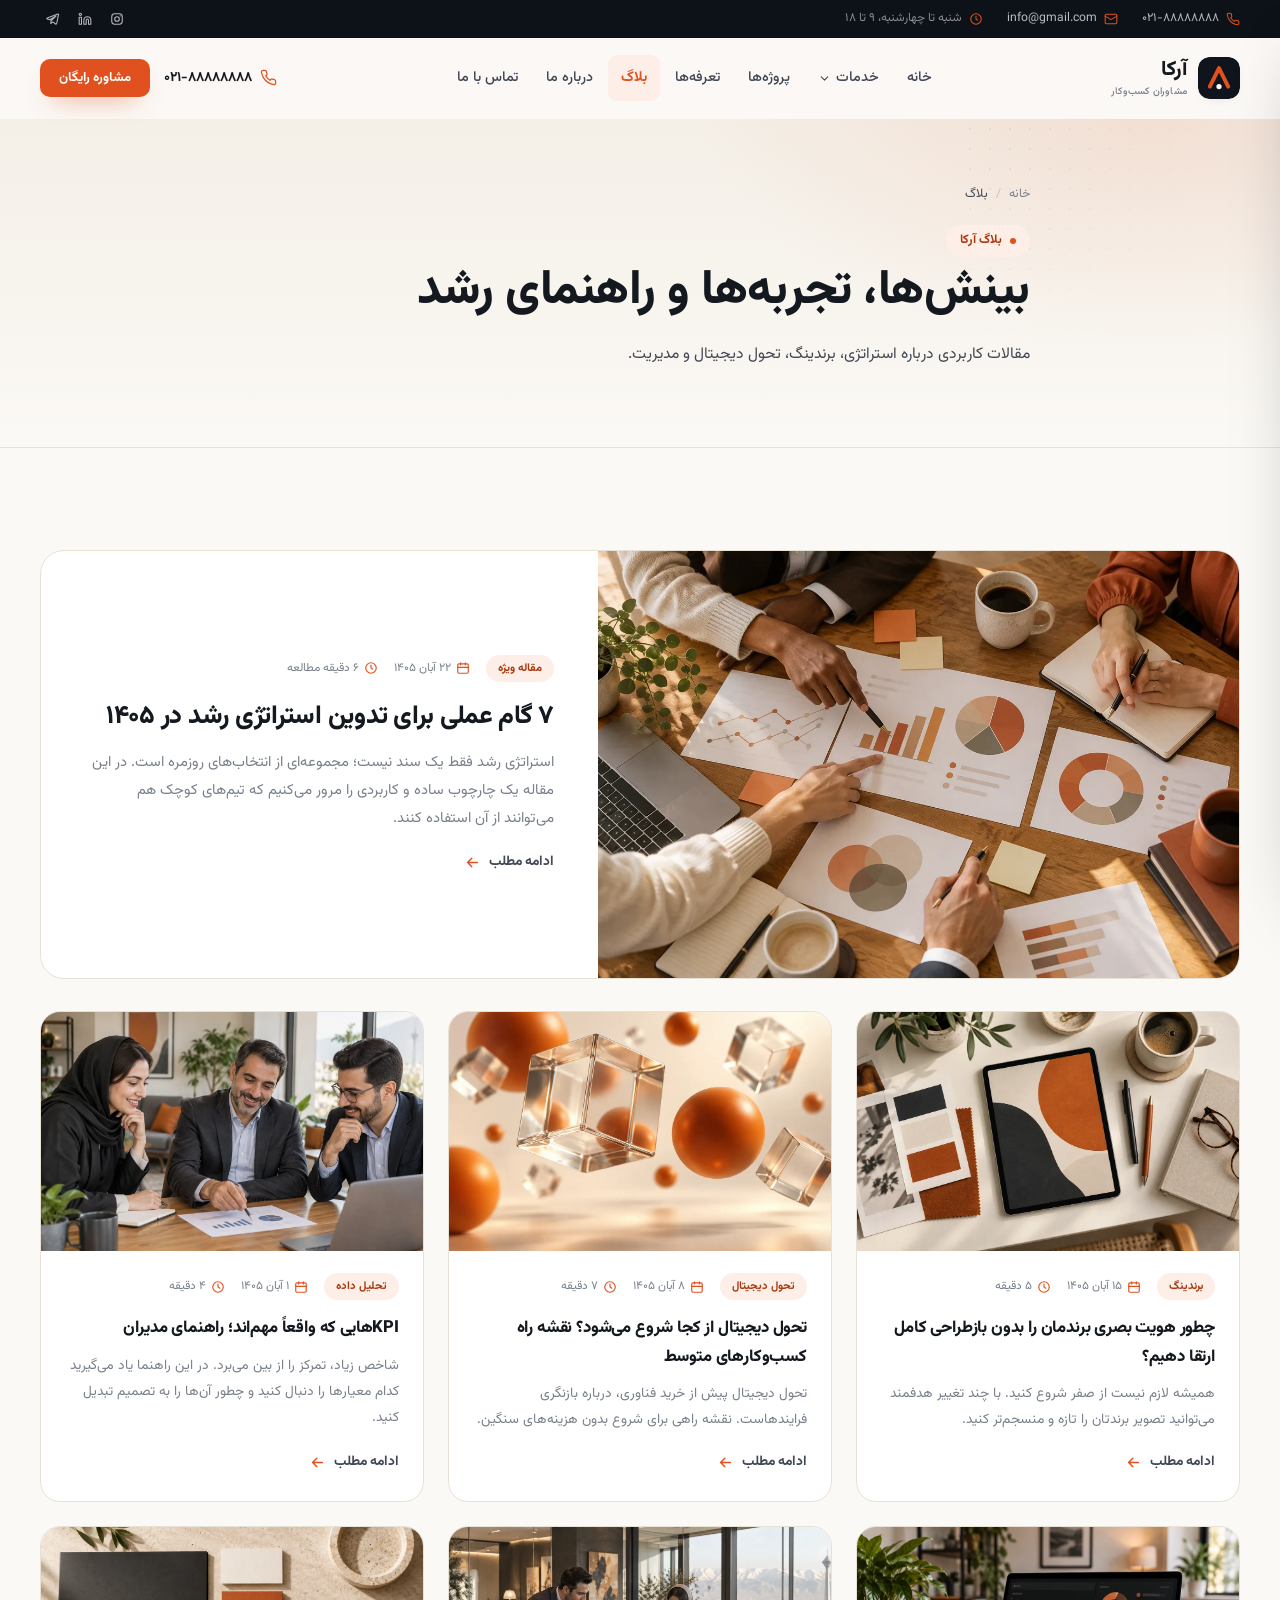
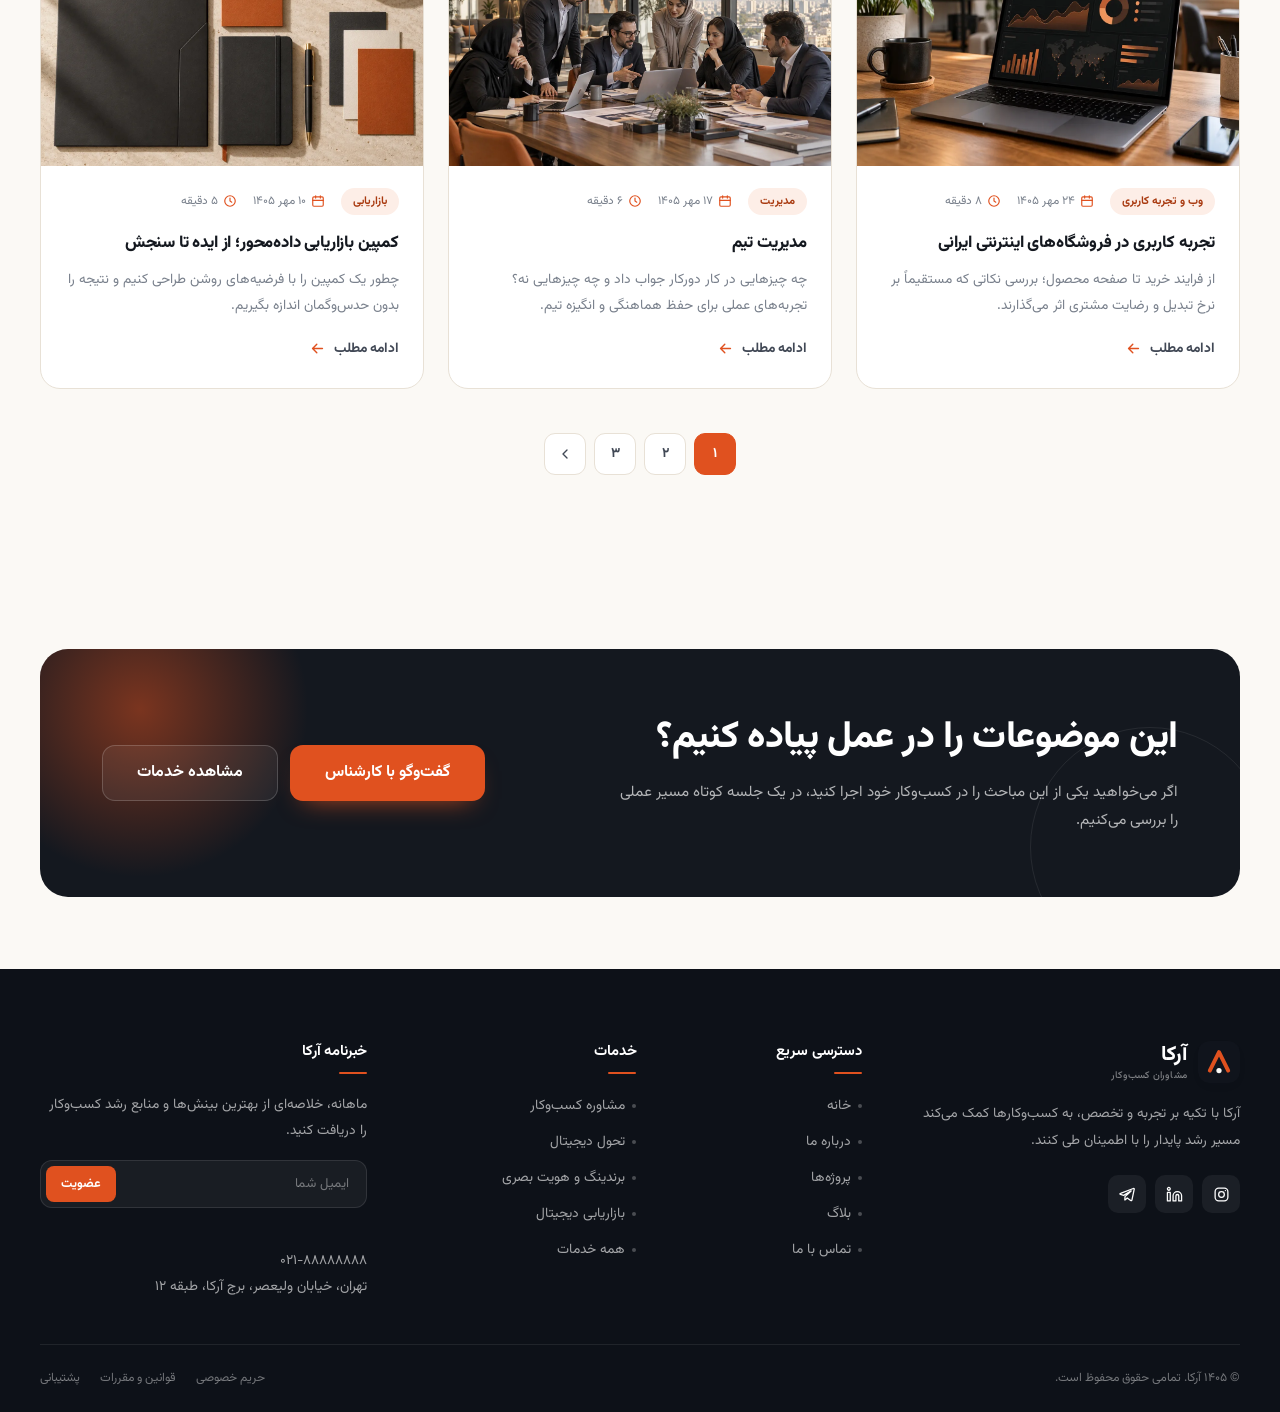
<file: blog.html>
<!DOCTYPE html>
<html lang="fa" dir="rtl">
<head>
  <meta charset="UTF-8">
  <meta name="viewport" content="width=device-width, initial-scale=1.0">
  <title>بلاگ | آرکا</title>
  <meta name="description" content="مقالات کاربردی آرکا درباره استراتژی، برندینگ، تحول دیجیتال، بازاریابی و مدیریت کسب‌وکار.">
  <meta name="theme-color" content="#0d1118">
  <meta property="og:type" content="website">
  <meta property="og:title" content="بلاگ | آرکا">
  <meta property="og:description" content="مقالات کاربردی آرکا درباره استراتژی، برندینگ، تحول دیجیتال، بازاریابی و مدیریت کسب‌وکار.">
  <meta property="og:image" content="assets/images/hero-team.webp">
  <link rel="icon" type="image/svg+xml" href="assets/images/favicon.svg">
  <link rel="preload" href="assets/fonts/Vazirmatn-Regular.woff2" as="font" type="font/woff2" crossorigin>
  <link rel="stylesheet" href="assets/css/style.css">
</head>
<body>
  <a class="skip-link" href="#main">رفتن به محتوای اصلی</a>

  <div class="topbar">
    <div class="container topbar-inner">
      <ul class="topbar-list">
        <li>
          <svg viewBox="0 0 24 24" fill="none" stroke="currentColor" stroke-width="1.8" stroke-linecap="round" stroke-linejoin="round" aria-hidden="true"><path d="M22 16.92v3a2 2 0 0 1-2.18 2 19.79 19.79 0 0 1-8.63-3.07 19.5 19.5 0 0 1-6-6A19.79 19.79 0 0 1 2.12 4.18 2 2 0 0 1 4.11 2h3a2 2 0 0 1 2 1.72c.13.96.36 1.9.7 2.81a2 2 0 0 1-.45 2.11L8.09 9.91a16 16 0 0 0 6 6l1.27-1.27a2 2 0 0 1 2.11-.45c.91.34 1.85.57 2.81.7A2 2 0 0 1 22 16.92z"/></svg>
          <a href="tel:+982188888888">۰۲۱-۸۸۸۸۸۸۸۸</a>
        </li>
        <li class="topbar-mail">
          <svg viewBox="0 0 24 24" fill="none" stroke="currentColor" stroke-width="1.8" stroke-linecap="round" stroke-linejoin="round" aria-hidden="true"><rect x="2" y="4" width="20" height="16" rx="2"/><path d="m22 7-10 6L2 7"/></svg>
          <a href="mailto:info@gmail.com">info@gmail.com</a>
        </li>
        <li class="topbar-note">
          <svg viewBox="0 0 24 24" fill="none" stroke="currentColor" stroke-width="1.8" stroke-linecap="round" stroke-linejoin="round" aria-hidden="true"><circle cx="12" cy="12" r="9"/><path d="M12 7v5l3 2"/></svg>
          <span>شنبه تا چهارشنبه، ۹ تا ۱۸</span>
        </li>
      </ul>
      <ul class="topbar-social">
        <li><a href="#" aria-label="اینستاگرام آرکا"><svg viewBox="0 0 24 24" fill="none" stroke="currentColor" stroke-width="1.8" stroke-linecap="round" stroke-linejoin="round" aria-hidden="true"><rect x="3" y="3" width="18" height="18" rx="5"/><circle cx="12" cy="12" r="4"/><circle cx="17.5" cy="6.5" r="1" fill="currentColor" stroke="none"/></svg></a></li>
        <li><a href="#" aria-label="لینکدین آرکا"><svg viewBox="0 0 24 24" fill="none" stroke="currentColor" stroke-width="1.8" stroke-linecap="round" stroke-linejoin="round" aria-hidden="true"><path d="M16 8a6 6 0 0 1 6 6v7h-4v-7a2 2 0 0 0-4 0v7h-4v-7a6 6 0 0 1 6-6z"/><rect x="2" y="9" width="4" height="12"/><circle cx="4" cy="4" r="2"/></svg></a></li>
        <li><a href="#" aria-label="تلگرام آرکا"><svg viewBox="0 0 24 24" fill="none" stroke="currentColor" stroke-width="1.8" stroke-linecap="round" stroke-linejoin="round" aria-hidden="true"><path d="m21.5 4.5-3.2 15.2c-.2 1-.9 1.3-1.8.8l-4.9-3.6-2.4 2.3c-.3.3-.5.5-1 .5l.3-4.7 8.6-7.8c.4-.3-.1-.5-.6-.2L6.6 13.2 2 11.8c-1-.3-1-1 .2-1.4l18-6.9c.8-.3 1.5.2 1.3 1z"/></svg></a></li>
      </ul>
    </div>
  </div>

  <header class="site-header">
    <div class="container header-inner">
      <a class="brand" href="index.html" aria-label="آرکا، صفحه اصلی">
        <svg class="brand-mark" viewBox="0 0 64 64" aria-hidden="true"><rect width="64" height="64" rx="16" fill="#10141c"/><path d="M18 45 32 17l14 28" fill="none" stroke="#e0511f" stroke-width="6" stroke-linecap="round" stroke-linejoin="round"/><circle cx="32" cy="45" r="4" fill="#fbf9f5"/></svg>
        <span class="brand-text">آرکا<small>مشاوران کسب‌وکار</small></span>
      </a>
      <nav class="main-nav" aria-label="منوی اصلی">
        <ul>
          <li><a class="nav-link" href="index.html">خانه</a></li>
          <li class="has-dropdown">
            <a class="nav-link" href="services.html">خدمات
              <svg viewBox="0 0 24 24" fill="none" stroke="currentColor" stroke-width="2" stroke-linecap="round" stroke-linejoin="round" aria-hidden="true"><path d="m6 9 6 6 6-6"/></svg>
            </a>
            <ul class="dropdown">
              <li><a href="service-details.html">مشاوره کسب‌وکار</a></li>
              <li><a href="service-details.html">تحول دیجیتال</a></li>
              <li><a href="service-details.html">برندینگ و طراحی</a></li>
              <li><a href="service-details.html">بازاریابی دیجیتال</a></li>
            </ul>
          </li>
          <li><a class="nav-link" href="projects.html">پروژه‌ها</a></li>
          <li><a class="nav-link" href="pricing.html">تعرفه‌ها</a></li>
          <li><a class="nav-link is-active" aria-current="page" href="blog.html">بلاگ</a></li>
          <li><a class="nav-link" href="about.html">درباره ما</a></li>
          <li><a class="nav-link" href="contact.html">تماس با ما</a></li>
        </ul>
      </nav>
      <div class="header-actions">
        <a class="header-phone" href="tel:+982188888888">
          <svg viewBox="0 0 24 24" fill="none" stroke="currentColor" stroke-width="1.8" stroke-linecap="round" stroke-linejoin="round" aria-hidden="true"><path d="M22 16.92v3a2 2 0 0 1-2.18 2 19.79 19.79 0 0 1-8.63-3.07 19.5 19.5 0 0 1-6-6A19.79 19.79 0 0 1 2.12 4.18 2 2 0 0 1 4.11 2h3a2 2 0 0 1 2 1.72c.13.96.36 1.9.7 2.81a2 2 0 0 1-.45 2.11L8.09 9.91a16 16 0 0 0 6 6l1.27-1.27a2 2 0 0 1 2.11-.45c.91.34 1.85.57 2.81.7A2 2 0 0 1 22 16.92z"/></svg>
          ۰۲۱-۸۸۸۸۸۸۸۸
        </a>
        <a class="btn btn-primary btn-sm" href="contact.html">مشاوره رایگان</a>
        <button class="nav-toggle" type="button" aria-label="باز کردن منو" aria-expanded="false" aria-controls="mobile-menu">
          <span></span><span></span><span></span>
        </button>
      </div>
    </div>
  </header>

  <div class="menu-overlay" data-menu-close></div>
  <div class="mobile-menu" id="mobile-menu" aria-hidden="true">
    <div class="mobile-menu-head">
      <a class="brand" href="index.html">
        <svg class="brand-mark" viewBox="0 0 64 64" aria-hidden="true"><rect width="64" height="64" rx="16" fill="#10141c"/><path d="M18 45 32 17l14 28" fill="none" stroke="#e0511f" stroke-width="6" stroke-linecap="round" stroke-linejoin="round"/><circle cx="32" cy="45" r="4" fill="#fbf9f5"/></svg>
        <span class="brand-text">آرکا<small>مشاوران کسب‌وکار</small></span>
      </a>
      <button class="menu-close" type="button" aria-label="بستن منو" data-menu-close>
        <svg viewBox="0 0 24 24" fill="none" stroke="currentColor" stroke-width="2" stroke-linecap="round" stroke-linejoin="round" aria-hidden="true"><path d="M18 6 6 18M6 6l12 12"/></svg>
      </button>
    </div>
    <nav class="mobile-nav" aria-label="منوی موبایل">
      <a href="index.html">خانه</a>
      <a href="services.html">خدمات</a>
      <ul class="mobile-sub">
        <li><a href="service-details.html">مشاوره کسب‌وکار</a></li>
        <li><a href="service-details.html">تحول دیجیتال</a></li>
        <li><a href="service-details.html">برندینگ و طراحی</a></li>
        <li><a href="service-details.html">بازاریابی دیجیتال</a></li>
      </ul>
      <a href="projects.html">پروژه‌ها</a>
      <a href="pricing.html">تعرفه‌ها</a>
      <a class="is-active" href="blog.html">بلاگ</a>
      <a href="about.html">درباره ما</a>
      <a href="contact.html">تماس با ما</a>
    </nav>
    <div class="mobile-menu-foot">
      <a class="btn btn-primary" href="contact.html">دریافت مشاوره رایگان</a>
      <div class="mobile-contact">
        <a href="tel:+982188888888">
          <svg viewBox="0 0 24 24" fill="none" stroke="currentColor" stroke-width="1.8" stroke-linecap="round" stroke-linejoin="round" aria-hidden="true"><path d="M22 16.92v3a2 2 0 0 1-2.18 2 19.79 19.79 0 0 1-8.63-3.07 19.5 19.5 0 0 1-6-6A19.79 19.79 0 0 1 2.12 4.18 2 2 0 0 1 4.11 2h3a2 2 0 0 1 2 1.72c.13.96.36 1.9.7 2.81a2 2 0 0 1-.45 2.11L8.09 9.91a16 16 0 0 0 6 6l1.27-1.27a2 2 0 0 1 2.11-.45c.91.34 1.85.57 2.81.7A2 2 0 0 1 22 16.92z"/></svg>
          ۰۲۱-۸۸۸۸۸۸۸۸
        </a>
        <a href="mailto:info@gmail.com">
          <svg viewBox="0 0 24 24" fill="none" stroke="currentColor" stroke-width="1.8" stroke-linecap="round" stroke-linejoin="round" aria-hidden="true"><rect x="2" y="4" width="20" height="16" rx="2"/><path d="m22 7-10 6L2 7"/></svg>
          info@gmail.com
        </a>
      </div>
    </div>
  </div>

  
<main id="main">
  <section class="page-hero">
    <div class="container page-hero-inner">
      <ul class="breadcrumb">
        <li><a href="index.html">خانه</a></li>
        <li><span aria-current="page">بلاگ</span></li>
      </ul>
      <span class="eyebrow">بلاگ آرکا</span>
      <h1>بینش‌ها، تجربه‌ها و راهنمای رشد</h1>
      <p>مقالات کاربردی درباره استراتژی، برندینگ، تحول دیجیتال و مدیریت.</p>
    </div>
  </section>

  <section class="section">
    <div class="container">
      <article class="post-featured" data-reveal>
        <a class="blog-media" href="blog-details.html" aria-label="۷ گام عملی برای تدوین استراتژی رشد در ۱۴۰۵">
          <img src="assets/images/blog-strategy.webp" alt="جلسه تدوین استراتژی رشد" width="1200" height="750" fetchpriority="high">
        </a>
        <div class="blog-body">
          <div class="blog-meta">
            <span class="blog-cat">مقاله ویژه</span>
            <span>
              <svg viewBox="0 0 24 24" fill="none" stroke="currentColor" stroke-width="2" stroke-linecap="round" stroke-linejoin="round" aria-hidden="true"><rect x="3" y="5" width="18" height="16" rx="2"/><path d="M16 3v4M8 3v4M3 11h18"/></svg>
              ۲۲ آبان ۱۴۰۵
            </span>
            <span>
              <svg viewBox="0 0 24 24" fill="none" stroke="currentColor" stroke-width="2" stroke-linecap="round" stroke-linejoin="round" aria-hidden="true"><circle cx="12" cy="12" r="9"/><path d="M12 7v5l3 2"/></svg>
              ۶ دقیقه مطالعه
            </span>
          </div>
          <h3><a href="blog-details.html">۷ گام عملی برای تدوین استراتژی رشد در ۱۴۰۵</a></h3>
          <p>استراتژی رشد فقط یک سند نیست؛ مجموعه‌ای از انتخاب‌های روزمره است. در این مقاله یک چارچوب ساده و کاربردی را مرور می‌کنیم که تیم‌های کوچک هم می‌توانند از آن استفاده کنند.</p>
          <a class="link-more" href="blog-details.html">ادامه مطلب
            <svg class="arrow" viewBox="0 0 24 24" fill="none" stroke="currentColor" stroke-width="2" stroke-linecap="round" stroke-linejoin="round" aria-hidden="true"><path d="M19 12H5m6-6-6 6 6 6"/></svg>
          </a>
        </div>
      </article>

      <div class="blog-grid">
        <article class="blog-card" data-reveal>
          <a class="blog-media" href="blog-details.html" aria-label="چطور هویت بصری برندمان را بدون بازطراحی کامل ارتقا دهیم؟">
            <img src="assets/images/blog-design.webp" alt="میز کار طراح گرافیک" width="1200" height="750" loading="lazy">
          </a>
          <div class="blog-body">
            <div class="blog-meta">
              <span class="blog-cat">برندینگ</span>
              <span>
                <svg viewBox="0 0 24 24" fill="none" stroke="currentColor" stroke-width="2" stroke-linecap="round" stroke-linejoin="round" aria-hidden="true"><rect x="3" y="5" width="18" height="16" rx="2"/><path d="M16 3v4M8 3v4M3 11h18"/></svg>
                ۱۵ آبان ۱۴۰۵
              </span>
              <span>
                <svg viewBox="0 0 24 24" fill="none" stroke="currentColor" stroke-width="2" stroke-linecap="round" stroke-linejoin="round" aria-hidden="true"><circle cx="12" cy="12" r="9"/><path d="M12 7v5l3 2"/></svg>
                ۵ دقیقه
              </span>
            </div>
            <h3><a href="blog-details.html">چطور هویت بصری برندمان را بدون بازطراحی کامل ارتقا دهیم؟</a></h3>
            <p>همیشه لازم نیست از صفر شروع کنید. با چند تغییر هدفمند می‌توانید تصویر برندتان را تازه و منسجم‌تر کنید.</p>
            <a class="link-more" href="blog-details.html">ادامه مطلب
              <svg class="arrow" viewBox="0 0 24 24" fill="none" stroke="currentColor" stroke-width="2" stroke-linecap="round" stroke-linejoin="round" aria-hidden="true"><path d="M19 12H5m6-6-6 6 6 6"/></svg>
            </a>
          </div>
        </article>

        <article class="blog-card" data-reveal style="transition-delay:.08s">
          <a class="blog-media" href="blog-details.html" aria-label="تحول دیجیتال از کجا شروع می‌شود؟">
            <img src="assets/images/blog-tech.webp" alt="احجام انتزاعی فناوری" width="1200" height="750" loading="lazy">
          </a>
          <div class="blog-body">
            <div class="blog-meta">
              <span class="blog-cat">تحول دیجیتال</span>
              <span>
                <svg viewBox="0 0 24 24" fill="none" stroke="currentColor" stroke-width="2" stroke-linecap="round" stroke-linejoin="round" aria-hidden="true"><rect x="3" y="5" width="18" height="16" rx="2"/><path d="M16 3v4M8 3v4M3 11h18"/></svg>
                ۸ آبان ۱۴۰۵
              </span>
              <span>
                <svg viewBox="0 0 24 24" fill="none" stroke="currentColor" stroke-width="2" stroke-linecap="round" stroke-linejoin="round" aria-hidden="true"><circle cx="12" cy="12" r="9"/><path d="M12 7v5l3 2"/></svg>
                ۷ دقیقه
              </span>
            </div>
            <h3><a href="blog-details.html">تحول دیجیتال از کجا شروع می‌شود؟ نقشه راه کسب‌وکارهای متوسط</a></h3>
            <p>تحول دیجیتال پیش از خرید فناوری، درباره بازنگری فرایندهاست. نقشه راهی برای شروع بدون هزینه‌های سنگین.</p>
            <a class="link-more" href="blog-details.html">ادامه مطلب
              <svg class="arrow" viewBox="0 0 24 24" fill="none" stroke="currentColor" stroke-width="2" stroke-linecap="round" stroke-linejoin="round" aria-hidden="true"><path d="M19 12H5m6-6-6 6 6 6"/></svg>
            </a>
          </div>
        </article>

        <article class="blog-card" data-reveal style="transition-delay:.16s">
          <a class="blog-media" href="blog-details.html" aria-label="KPIهایی که واقعاً مهم‌اند؛ راهنمای مدیران">
            <img src="assets/images/about-team.webp" alt="بررسی شاخص‌های عملکرد تیم" width="1200" height="800" loading="lazy">
          </a>
          <div class="blog-body">
            <div class="blog-meta">
              <span class="blog-cat">تحلیل داده</span>
              <span>
                <svg viewBox="0 0 24 24" fill="none" stroke="currentColor" stroke-width="2" stroke-linecap="round" stroke-linejoin="round" aria-hidden="true"><rect x="3" y="5" width="18" height="16" rx="2"/><path d="M16 3v4M8 3v4M3 11h18"/></svg>
                ۱ آبان ۱۴۰۵
              </span>
              <span>
                <svg viewBox="0 0 24 24" fill="none" stroke="currentColor" stroke-width="2" stroke-linecap="round" stroke-linejoin="round" aria-hidden="true"><circle cx="12" cy="12" r="9"/><path d="M12 7v5l3 2"/></svg>
                ۴ دقیقه
              </span>
            </div>
            <h3><a href="blog-details.html">KPIهایی که واقعاً مهم‌اند؛ راهنمای مدیران</a></h3>
            <p>شاخص زیاد، تمرکز را از بین می‌برد. در این راهنما یاد می‌گیرید کدام معیارها را دنبال کنید و چطور آن‌ها را به تصمیم تبدیل کنید.</p>
            <a class="link-more" href="blog-details.html">ادامه مطلب
              <svg class="arrow" viewBox="0 0 24 24" fill="none" stroke="currentColor" stroke-width="2" stroke-linecap="round" stroke-linejoin="round" aria-hidden="true"><path d="M19 12H5m6-6-6 6 6 6"/></svg>
            </a>
          </div>
        </article>

        <article class="blog-card" data-reveal>
          <a class="blog-media" href="blog-details.html" aria-label="تجربه کاربری در فروشگاه‌های اینترنتی ایرانی">
            <img src="assets/images/project-app.webp" alt="داشبورد فروشگاه اینترنتی" width="1200" height="800" loading="lazy">
          </a>
          <div class="blog-body">
            <div class="blog-meta">
              <span class="blog-cat">وب و تجربه کاربری</span>
              <span>
                <svg viewBox="0 0 24 24" fill="none" stroke="currentColor" stroke-width="2" stroke-linecap="round" stroke-linejoin="round" aria-hidden="true"><rect x="3" y="5" width="18" height="16" rx="2"/><path d="M16 3v4M8 3v4M3 11h18"/></svg>
                ۲۴ مهر ۱۴۰۵
              </span>
              <span>
                <svg viewBox="0 0 24 24" fill="none" stroke="currentColor" stroke-width="2" stroke-linecap="round" stroke-linejoin="round" aria-hidden="true"><circle cx="12" cy="12" r="9"/><path d="M12 7v5l3 2"/></svg>
                ۸ دقیقه
              </span>
            </div>
            <h3><a href="blog-details.html">تجربه کاربری در فروشگاه‌های اینترنتی ایرانی</a></h3>
            <p>از فرایند خرید تا صفحه محصول؛ بررسی نکاتی که مستقیماً بر نرخ تبدیل و رضایت مشتری اثر می‌گذارند.</p>
            <a class="link-more" href="blog-details.html">ادامه مطلب
              <svg class="arrow" viewBox="0 0 24 24" fill="none" stroke="currentColor" stroke-width="2" stroke-linecap="round" stroke-linejoin="round" aria-hidden="true"><path d="M19 12H5m6-6-6 6 6 6"/></svg>
            </a>
          </div>
        </article>

        <article class="blog-card" data-reveal style="transition-delay:.08s">
          <a class="blog-media" href="blog-details.html" aria-label="مدیریت تیم دورکار؛ درس‌هایی از دو سال کار هیبریدی">
            <img src="assets/images/hero-team.webp" alt="جلسه تیم در دفتر" width="1200" height="686" loading="lazy">
          </a>
          <div class="blog-body">
            <div class="blog-meta">
              <span class="blog-cat">مدیریت</span>
              <span>
                <svg viewBox="0 0 24 24" fill="none" stroke="currentColor" stroke-width="2" stroke-linecap="round" stroke-linejoin="round" aria-hidden="true"><rect x="3" y="5" width="18" height="16" rx="2"/><path d="M16 3v4M8 3v4M3 11h18"/></svg>
                ۱۷ مهر ۱۴۰۵
              </span>
              <span>
                <svg viewBox="0 0 24 24" fill="none" stroke="currentColor" stroke-width="2" stroke-linecap="round" stroke-linejoin="round" aria-hidden="true"><circle cx="12" cy="12" r="9"/><path d="M12 7v5l3 2"/></svg>
                ۶ دقیقه
              </span>
            </div>
            <h3><a href="blog-details.html">مدیریت تیم</a></h3>
            <p>چه چیزهایی در کار دورکار جواب داد و چه چیزهایی نه؟ تجربه‌های عملی برای حفظ هماهنگی و انگیزه تیم.</p>
            <a class="link-more" href="blog-details.html">ادامه مطلب
              <svg class="arrow" viewBox="0 0 24 24" fill="none" stroke="currentColor" stroke-width="2" stroke-linecap="round" stroke-linejoin="round" aria-hidden="true"><path d="M19 12H5m6-6-6 6 6 6"/></svg>
            </a>
          </div>
        </article>

        <article class="blog-card" data-reveal style="transition-delay:.16s">
          <a class="blog-media" href="blog-details.html" aria-label="کمپین بازاریابی داده‌محور؛ از ایده تا سنجش">
            <img src="assets/images/project-brand.webp" alt="ست برند و مواد بازاریابی" width="1200" height="800" loading="lazy">
          </a>
          <div class="blog-body">
            <div class="blog-meta">
              <span class="blog-cat">بازاریابی</span>
              <span>
                <svg viewBox="0 0 24 24" fill="none" stroke="currentColor" stroke-width="2" stroke-linecap="round" stroke-linejoin="round" aria-hidden="true"><rect x="3" y="5" width="18" height="16" rx="2"/><path d="M16 3v4M8 3v4M3 11h18"/></svg>
                ۱۰ مهر ۱۴۰۵
              </span>
              <span>
                <svg viewBox="0 0 24 24" fill="none" stroke="currentColor" stroke-width="2" stroke-linecap="round" stroke-linejoin="round" aria-hidden="true"><circle cx="12" cy="12" r="9"/><path d="M12 7v5l3 2"/></svg>
                ۵ دقیقه
              </span>
            </div>
            <h3><a href="blog-details.html">کمپین بازاریابی داده‌محور؛ از ایده تا سنجش</a></h3>
            <p>چطور یک کمپین را با فرضیه‌های روشن طراحی کنیم و نتیجه را بدون حدس‌وگمان اندازه بگیریم.</p>
            <a class="link-more" href="blog-details.html">ادامه مطلب
              <svg class="arrow" viewBox="0 0 24 24" fill="none" stroke="currentColor" stroke-width="2" stroke-linecap="round" stroke-linejoin="round" aria-hidden="true"><path d="M19 12H5m6-6-6 6 6 6"/></svg>
            </a>
          </div>
        </article>
      </div>

      <nav class="pagination" aria-label="صفحه‌بندی مقالات">
        <a class="page-link is-active" href="blog.html" aria-current="page">۱</a>
        <a class="page-link" href="blog.html">۲</a>
        <a class="page-link" href="blog.html">۳</a>
        <a class="page-link" href="blog.html" aria-label="صفحه بعدی">
          <svg viewBox="0 0 24 24" fill="none" stroke="currentColor" stroke-width="2" stroke-linecap="round" stroke-linejoin="round" aria-hidden="true"><path d="m15 18-6-6 6-6"/></svg>
        </a>
      </nav>
    </div>
  </section>

  <section class="section--tight">
    <div class="container">
      <div class="cta-box" data-reveal>
        <div class="cta-content">
          <h2>این موضوعات را در عمل پیاده کنیم؟</h2>
          <p>اگر می‌خواهید یکی از این مباحث را در کسب‌وکار خود اجرا کنید، در یک جلسه کوتاه مسیر عملی را بررسی می‌کنیم.</p>
        </div>
        <div class="cta-actions">
          <a class="btn btn-primary btn-lg" href="contact.html">گفت‌وگو با کارشناس</a>
          <a class="btn btn-ghost btn-lg" href="services.html">مشاهده خدمات</a>
        </div>
      </div>
    </div>
  </section>
</main>


  <footer class="site-footer">
    <div class="container">
      <div class="footer-grid">
        <div class="footer-brand">
          <a class="brand" href="index.html" aria-label="آرکا، صفحه اصلی">
            <svg class="brand-mark" viewBox="0 0 64 64" aria-hidden="true"><rect width="64" height="64" rx="16" fill="#10141c"/><path d="M18 45 32 17l14 28" fill="none" stroke="#e0511f" stroke-width="6" stroke-linecap="round" stroke-linejoin="round"/><circle cx="32" cy="45" r="4" fill="#fbf9f5"/></svg>
            <span class="brand-text">آرکا<small>مشاوران کسب‌وکار</small></span>
          </a>
          <p>آرکا با تکیه بر تجربه و تخصص، به کسب‌وکارها کمک می‌کند مسیر رشد پایدار را با اطمینان طی کنند.</p>
          <div class="socials">
            <a href="#" aria-label="اینستاگرام آرکا"><svg viewBox="0 0 24 24" fill="none" stroke="currentColor" stroke-width="1.8" stroke-linecap="round" stroke-linejoin="round" aria-hidden="true"><rect x="3" y="3" width="18" height="18" rx="5"/><circle cx="12" cy="12" r="4"/><circle cx="17.5" cy="6.5" r="1" fill="currentColor" stroke="none"/></svg></a>
            <a href="#" aria-label="لینکدین آرکا"><svg viewBox="0 0 24 24" fill="none" stroke="currentColor" stroke-width="1.8" stroke-linecap="round" stroke-linejoin="round" aria-hidden="true"><path d="M16 8a6 6 0 0 1 6 6v7h-4v-7a2 2 0 0 0-4 0v7h-4v-7a6 6 0 0 1 6-6z"/><rect x="2" y="9" width="4" height="12"/><circle cx="4" cy="4" r="2"/></svg></a>
            <a href="#" aria-label="تلگرام آرکا"><svg viewBox="0 0 24 24" fill="none" stroke="currentColor" stroke-width="1.8" stroke-linecap="round" stroke-linejoin="round" aria-hidden="true"><path d="m21.5 4.5-3.2 15.2c-.2 1-.9 1.3-1.8.8l-4.9-3.6-2.4 2.3c-.3.3-.5.5-1 .5l.3-4.7 8.6-7.8c.4-.3-.1-.5-.6-.2L6.6 13.2 2 11.8c-1-.3-1-1 .2-1.4l18-6.9c.8-.3 1.5.2 1.3 1z"/></svg></a>
          </div>
        </div>
        <div>
          <h3 class="footer-title">دسترسی سریع</h3>
          <ul class="footer-links">
            <li><a href="index.html">خانه</a></li>
            <li><a href="about.html">درباره ما</a></li>
            <li><a href="projects.html">پروژه‌ها</a></li>
            <li><a href="blog.html">بلاگ</a></li>
            <li><a href="contact.html">تماس با ما</a></li>
          </ul>
        </div>
        <div>
          <h3 class="footer-title">خدمات</h3>
          <ul class="footer-links">
            <li><a href="service-details.html">مشاوره کسب‌وکار</a></li>
            <li><a href="service-details.html">تحول دیجیتال</a></li>
            <li><a href="service-details.html">برندینگ و هویت بصری</a></li>
            <li><a href="service-details.html">بازاریابی دیجیتال</a></li>
            <li><a href="services.html">همه خدمات</a></li>
          </ul>
        </div>
        <div class="footer-news">
          <h3 class="footer-title">خبرنامه آرکا</h3>
          <p>ماهانه، خلاصه‌ای از بهترین بینش‌ها و منابع رشد کسب‌وکار را دریافت کنید.</p>
          <form class="newsletter" data-newsletter novalidate>
            <label class="visually-hidden" for="newsletter-email">ایمیل شما</label>
            <input id="newsletter-email" type="email" placeholder="ایمیل شما" autocomplete="email" required>
            <button type="submit">عضویت</button>
          </form>
          <p class="newsletter-msg" aria-live="polite"></p>
          <p style="margin-top:14px">۰۲۱-۸۸۸۸۸۸۸۸<br>تهران، خیابان ولیعصر، برج آرکا، طبقه ۱۲</p>
        </div>
      </div>
      <div class="footer-bottom">
        <p>© <span data-year>۱۴۰۵</span> آرکا. تمامی حقوق محفوظ است.</p>
        <ul>
          <li><a href="#">حریم خصوصی</a></li>
          <li><a href="#">قوانین و مقررات</a></li>
          <li><a href="contact.html">پشتیبانی</a></li>
        </ul>
      </div>
    </div>
  </footer>

  <button class="to-top" type="button" aria-label="رفتن به بالای صفحه">
    <svg viewBox="0 0 24 24" fill="none" stroke="currentColor" stroke-width="2" stroke-linecap="round" stroke-linejoin="round" aria-hidden="true"><path d="M12 19V5m-7 7 7-7 7 7"/></svg>
  </button>

  <script src="assets/js/main.js"></script>
</body>
</html>
</file>
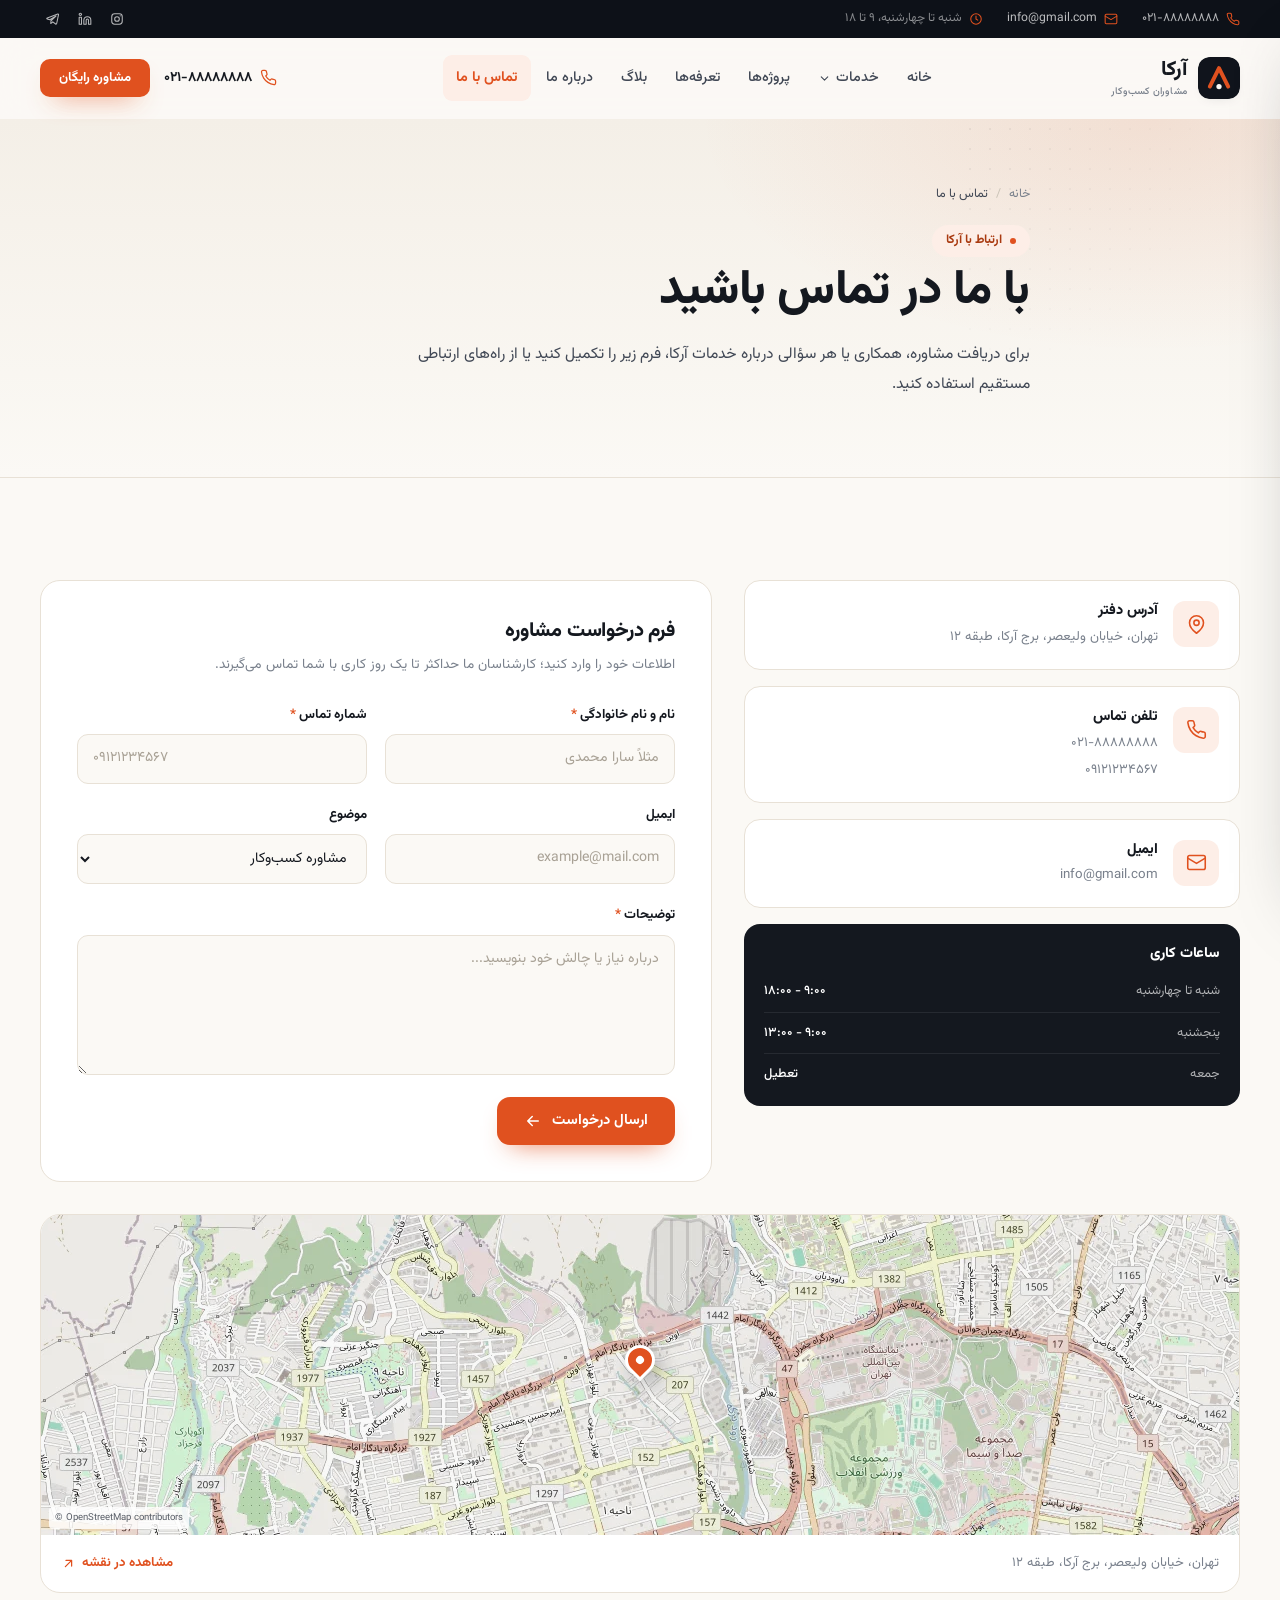
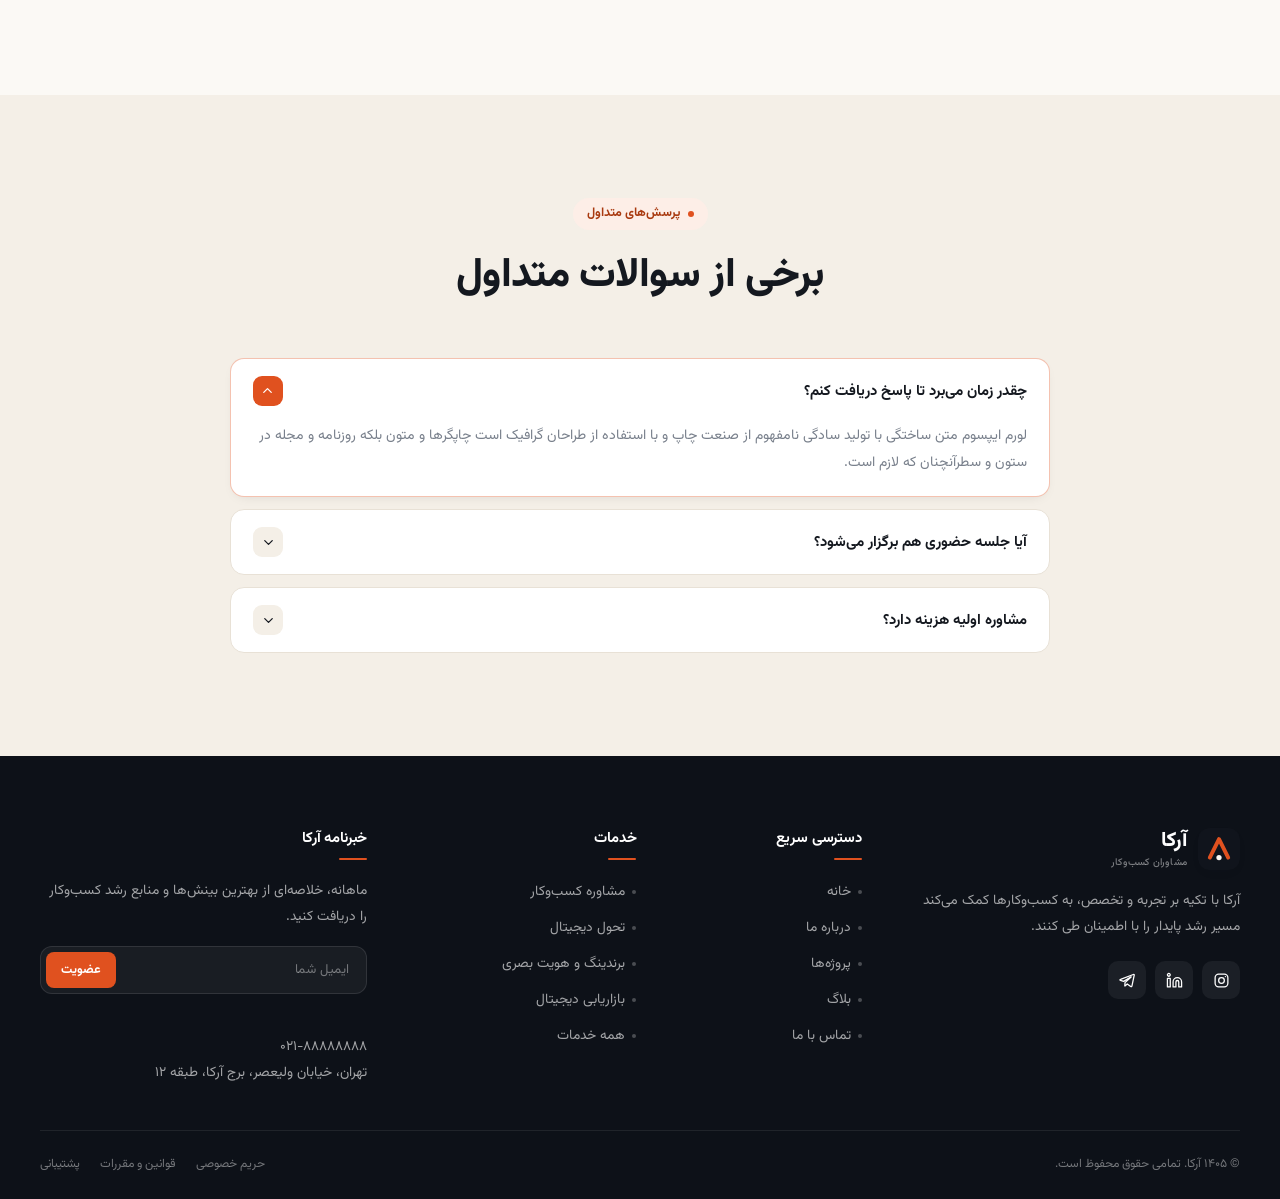
<file: contact.html>
<!DOCTYPE html>
<html lang="fa" dir="rtl">
<head>
  <meta charset="UTF-8">
  <meta name="viewport" content="width=device-width, initial-scale=1.0">
  <title>تماس با ما | آرکا</title>
  <meta name="description" content="راه‌های ارتباط با آرکا، فرم درخواست مشاوره رایگان، آدرس دفتر و ساعات کاری.">
  <meta name="theme-color" content="#0d1118">
  <meta property="og:type" content="website">
  <meta property="og:title" content="تماس با ما | آرکا">
  <meta property="og:description" content="راه‌های ارتباط با آرکا، فرم درخواست مشاوره رایگان، آدرس دفتر و ساعات کاری.">
  <meta property="og:image" content="assets/images/hero-team.webp">
  <link rel="icon" type="image/svg+xml" href="assets/images/favicon.svg">
  <link rel="preload" href="assets/fonts/Vazirmatn-Regular.woff2" as="font" type="font/woff2" crossorigin>
  <link rel="stylesheet" href="assets/css/style.css">
</head>
<body>
  <a class="skip-link" href="#main">رفتن به محتوای اصلی</a>

  <div class="topbar">
    <div class="container topbar-inner">
      <ul class="topbar-list">
        <li>
          <svg viewBox="0 0 24 24" fill="none" stroke="currentColor" stroke-width="1.8" stroke-linecap="round" stroke-linejoin="round" aria-hidden="true"><path d="M22 16.92v3a2 2 0 0 1-2.18 2 19.79 19.79 0 0 1-8.63-3.07 19.5 19.5 0 0 1-6-6A19.79 19.79 0 0 1 2.12 4.18 2 2 0 0 1 4.11 2h3a2 2 0 0 1 2 1.72c.13.96.36 1.9.7 2.81a2 2 0 0 1-.45 2.11L8.09 9.91a16 16 0 0 0 6 6l1.27-1.27a2 2 0 0 1 2.11-.45c.91.34 1.85.57 2.81.7A2 2 0 0 1 22 16.92z"/></svg>
          <a href="tel:+982188888888">۰۲۱-۸۸۸۸۸۸۸۸</a>
        </li>
        <li class="topbar-mail">
          <svg viewBox="0 0 24 24" fill="none" stroke="currentColor" stroke-width="1.8" stroke-linecap="round" stroke-linejoin="round" aria-hidden="true"><rect x="2" y="4" width="20" height="16" rx="2"/><path d="m22 7-10 6L2 7"/></svg>
          <a href="mailto:info@gmail.com">info@gmail.com</a>
        </li>
        <li class="topbar-note">
          <svg viewBox="0 0 24 24" fill="none" stroke="currentColor" stroke-width="1.8" stroke-linecap="round" stroke-linejoin="round" aria-hidden="true"><circle cx="12" cy="12" r="9"/><path d="M12 7v5l3 2"/></svg>
          <span>شنبه تا چهارشنبه، ۹ تا ۱۸</span>
        </li>
      </ul>
      <ul class="topbar-social">
        <li><a href="#" aria-label="اینستاگرام آرکا"><svg viewBox="0 0 24 24" fill="none" stroke="currentColor" stroke-width="1.8" stroke-linecap="round" stroke-linejoin="round" aria-hidden="true"><rect x="3" y="3" width="18" height="18" rx="5"/><circle cx="12" cy="12" r="4"/><circle cx="17.5" cy="6.5" r="1" fill="currentColor" stroke="none"/></svg></a></li>
        <li><a href="#" aria-label="لینکدین آرکا"><svg viewBox="0 0 24 24" fill="none" stroke="currentColor" stroke-width="1.8" stroke-linecap="round" stroke-linejoin="round" aria-hidden="true"><path d="M16 8a6 6 0 0 1 6 6v7h-4v-7a2 2 0 0 0-4 0v7h-4v-7a6 6 0 0 1 6-6z"/><rect x="2" y="9" width="4" height="12"/><circle cx="4" cy="4" r="2"/></svg></a></li>
        <li><a href="#" aria-label="تلگرام آرکا"><svg viewBox="0 0 24 24" fill="none" stroke="currentColor" stroke-width="1.8" stroke-linecap="round" stroke-linejoin="round" aria-hidden="true"><path d="m21.5 4.5-3.2 15.2c-.2 1-.9 1.3-1.8.8l-4.9-3.6-2.4 2.3c-.3.3-.5.5-1 .5l.3-4.7 8.6-7.8c.4-.3-.1-.5-.6-.2L6.6 13.2 2 11.8c-1-.3-1-1 .2-1.4l18-6.9c.8-.3 1.5.2 1.3 1z"/></svg></a></li>
      </ul>
    </div>
  </div>

  <header class="site-header">
    <div class="container header-inner">
      <a class="brand" href="index.html" aria-label="آرکا، صفحه اصلی">
        <svg class="brand-mark" viewBox="0 0 64 64" aria-hidden="true"><rect width="64" height="64" rx="16" fill="#10141c"/><path d="M18 45 32 17l14 28" fill="none" stroke="#e0511f" stroke-width="6" stroke-linecap="round" stroke-linejoin="round"/><circle cx="32" cy="45" r="4" fill="#fbf9f5"/></svg>
        <span class="brand-text">آرکا<small>مشاوران کسب‌وکار</small></span>
      </a>
      <nav class="main-nav" aria-label="منوی اصلی">
        <ul>
          <li><a class="nav-link" href="index.html">خانه</a></li>
          <li class="has-dropdown">
            <a class="nav-link" href="services.html">خدمات
              <svg viewBox="0 0 24 24" fill="none" stroke="currentColor" stroke-width="2" stroke-linecap="round" stroke-linejoin="round" aria-hidden="true"><path d="m6 9 6 6 6-6"/></svg>
            </a>
            <ul class="dropdown">
              <li><a href="service-details.html">مشاوره کسب‌وکار</a></li>
              <li><a href="service-details.html">تحول دیجیتال</a></li>
              <li><a href="service-details.html">برندینگ و طراحی</a></li>
              <li><a href="service-details.html">بازاریابی دیجیتال</a></li>
            </ul>
          </li>
          <li><a class="nav-link" href="projects.html">پروژه‌ها</a></li>
          <li><a class="nav-link" href="pricing.html">تعرفه‌ها</a></li>
          <li><a class="nav-link" href="blog.html">بلاگ</a></li>
          <li><a class="nav-link" href="about.html">درباره ما</a></li>
          <li><a class="nav-link is-active" aria-current="page" href="contact.html">تماس با ما</a></li>
        </ul>
      </nav>
      <div class="header-actions">
        <a class="header-phone" href="tel:+982188888888">
          <svg viewBox="0 0 24 24" fill="none" stroke="currentColor" stroke-width="1.8" stroke-linecap="round" stroke-linejoin="round" aria-hidden="true"><path d="M22 16.92v3a2 2 0 0 1-2.18 2 19.79 19.79 0 0 1-8.63-3.07 19.5 19.5 0 0 1-6-6A19.79 19.79 0 0 1 2.12 4.18 2 2 0 0 1 4.11 2h3a2 2 0 0 1 2 1.72c.13.96.36 1.9.7 2.81a2 2 0 0 1-.45 2.11L8.09 9.91a16 16 0 0 0 6 6l1.27-1.27a2 2 0 0 1 2.11-.45c.91.34 1.85.57 2.81.7A2 2 0 0 1 22 16.92z"/></svg>
          ۰۲۱-۸۸۸۸۸۸۸۸
        </a>
        <a class="btn btn-primary btn-sm" href="contact.html">مشاوره رایگان</a>
        <button class="nav-toggle" type="button" aria-label="باز کردن منو" aria-expanded="false" aria-controls="mobile-menu">
          <span></span><span></span><span></span>
        </button>
      </div>
    </div>
  </header>

  <div class="menu-overlay" data-menu-close></div>
  <div class="mobile-menu" id="mobile-menu" aria-hidden="true">
    <div class="mobile-menu-head">
      <a class="brand" href="index.html">
        <svg class="brand-mark" viewBox="0 0 64 64" aria-hidden="true"><rect width="64" height="64" rx="16" fill="#10141c"/><path d="M18 45 32 17l14 28" fill="none" stroke="#e0511f" stroke-width="6" stroke-linecap="round" stroke-linejoin="round"/><circle cx="32" cy="45" r="4" fill="#fbf9f5"/></svg>
        <span class="brand-text">آرکا<small>مشاوران کسب‌وکار</small></span>
      </a>
      <button class="menu-close" type="button" aria-label="بستن منو" data-menu-close>
        <svg viewBox="0 0 24 24" fill="none" stroke="currentColor" stroke-width="2" stroke-linecap="round" stroke-linejoin="round" aria-hidden="true"><path d="M18 6 6 18M6 6l12 12"/></svg>
      </button>
    </div>
    <nav class="mobile-nav" aria-label="منوی موبایل">
      <a href="index.html">خانه</a>
      <a href="services.html">خدمات</a>
      <ul class="mobile-sub">
        <li><a href="service-details.html">مشاوره کسب‌وکار</a></li>
        <li><a href="service-details.html">تحول دیجیتال</a></li>
        <li><a href="service-details.html">برندینگ و طراحی</a></li>
        <li><a href="service-details.html">بازاریابی دیجیتال</a></li>
      </ul>
      <a href="projects.html">پروژه‌ها</a>
      <a href="pricing.html">تعرفه‌ها</a>
      <a href="blog.html">بلاگ</a>
      <a href="about.html">درباره ما</a>
      <a class="is-active" href="contact.html">تماس با ما</a>
    </nav>
    <div class="mobile-menu-foot">
      <a class="btn btn-primary" href="contact.html">دریافت مشاوره رایگان</a>
      <div class="mobile-contact">
        <a href="tel:+982188888888">
          <svg viewBox="0 0 24 24" fill="none" stroke="currentColor" stroke-width="1.8" stroke-linecap="round" stroke-linejoin="round" aria-hidden="true"><path d="M22 16.92v3a2 2 0 0 1-2.18 2 19.79 19.79 0 0 1-8.63-3.07 19.5 19.5 0 0 1-6-6A19.79 19.79 0 0 1 2.12 4.18 2 2 0 0 1 4.11 2h3a2 2 0 0 1 2 1.72c.13.96.36 1.9.7 2.81a2 2 0 0 1-.45 2.11L8.09 9.91a16 16 0 0 0 6 6l1.27-1.27a2 2 0 0 1 2.11-.45c.91.34 1.85.57 2.81.7A2 2 0 0 1 22 16.92z"/></svg>
          ۰۲۱-۸۸۸۸۸۸۸۸
        </a>
        <a href="mailto:info@gmail.com">
          <svg viewBox="0 0 24 24" fill="none" stroke="currentColor" stroke-width="1.8" stroke-linecap="round" stroke-linejoin="round" aria-hidden="true"><rect x="2" y="4" width="20" height="16" rx="2"/><path d="m22 7-10 6L2 7"/></svg>
          info@gmail.com
        </a>
      </div>
    </div>
  </div>

  
<main id="main">
  <section class="page-hero">
    <div class="container page-hero-inner">
      <ul class="breadcrumb">
        <li><a href="index.html">خانه</a></li>
        <li><span aria-current="page">تماس با ما</span></li>
      </ul>
      <span class="eyebrow">ارتباط با آرکا</span>
      <h1>با ما در تماس باشید</h1>
      <p>برای دریافت مشاوره، همکاری یا هر سؤالی درباره خدمات آرکا، فرم زیر را تکمیل کنید یا از راه‌های ارتباطی مستقیم استفاده کنید.</p>
    </div>
  </section>

  <section class="section">
    <div class="container contact-grid">
      <div class="contact-info" data-reveal>
        <div class="info-card">
          <span class="info-icon">
            <svg viewBox="0 0 24 24" fill="none" stroke="currentColor" stroke-width="1.8" stroke-linecap="round" stroke-linejoin="round" aria-hidden="true"><path d="M20 10c0 6-8 12-8 12S4 16 4 10a8 8 0 1 1 16 0Z"/><circle cx="12" cy="10" r="3"/></svg>
          </span>
          <div>
            <h3>آدرس دفتر</h3>
            <p>تهران، خیابان ولیعصر، برج آرکا، طبقه ۱۲</p>
          </div>
        </div>
        <div class="info-card">
          <span class="info-icon">
            <svg viewBox="0 0 24 24" fill="none" stroke="currentColor" stroke-width="1.8" stroke-linecap="round" stroke-linejoin="round" aria-hidden="true"><path d="M22 16.92v3a2 2 0 0 1-2.18 2 19.79 19.79 0 0 1-8.63-3.07 19.5 19.5 0 0 1-6-6A19.79 19.79 0 0 1 2.12 4.18 2 2 0 0 1 4.11 2h3a2 2 0 0 1 2 1.72c.13.96.36 1.9.7 2.81a2 2 0 0 1-.45 2.11L8.09 9.91a16 16 0 0 0 6 6l1.27-1.27a2 2 0 0 1 2.11-.45c.91.34 1.85.57 2.81.7A2 2 0 0 1 22 16.92z"/></svg>
          </span>
          <div>
            <h3>تلفن تماس</h3>
            <a href="tel:+982188888888">۰۲۱-۸۸۸۸۸۸۸۸</a>
            <a href="tel:+989121234567">۰۹۱۲۱۲۳۴۵۶۷</a>
          </div>
        </div>
        <div class="info-card">
          <span class="info-icon">
            <svg viewBox="0 0 24 24" fill="none" stroke="currentColor" stroke-width="1.8" stroke-linecap="round" stroke-linejoin="round" aria-hidden="true"><rect x="2" y="4" width="20" height="16" rx="2"/><path d="m22 7-10 6L2 7"/></svg>
          </span>
          <div>
            <h3>ایمیل</h3>
            <a href="mailto:info@gmail.com">info@gmail.com</a>
          </div>
        </div>
        <div class="hours-card">
          <h3>ساعات کاری</h3>
          <ul class="hours-list">
            <li><span>شنبه تا چهارشنبه</span><strong>۹:۰۰ - ۱۸:۰۰</strong></li>
            <li><span>پنجشنبه</span><strong>۹:۰۰ - ۱۳:۰۰</strong></li>
            <li><span>جمعه</span><strong>تعطیل</strong></li>
          </ul>
        </div>
      </div>

      <div class="contact-form-card" data-reveal style="transition-delay:.1s">
        <h2>فرم درخواست مشاوره</h2>
        <p>اطلاعات خود را وارد کنید؛ کارشناسان ما حداکثر تا یک روز کاری با شما تماس می‌گیرند.</p>
        <form data-validate novalidate>
          <div class="form-grid">
            <div class="field">
              <label for="contact-name">نام و نام خانوادگی <span>*</span></label>
              <input id="contact-name" name="name" type="text" placeholder="مثلاً سارا محمدی" autocomplete="name" required>
              <span class="error-msg">نام خود را وارد کنید.</span>
            </div>
            <div class="field">
              <label for="contact-phone">شماره تماس <span>*</span></label>
              <input id="contact-phone" name="phone" type="tel" placeholder="۰۹۱۲۱۲۳۴۵۶۷" autocomplete="tel" required>
              <span class="error-msg">شماره تماس را وارد کنید.</span>
            </div>
            <div class="field">
              <label for="contact-email">ایمیل</label>
              <input id="contact-email" name="email" type="email" placeholder="example@mail.com" autocomplete="email">
              <span class="error-msg">ایمیل معتبر وارد کنید.</span>
            </div>
            <div class="field">
              <label for="contact-subject">موضوع</label>
              <select id="contact-subject" name="subject">
                <option>مشاوره کسب‌وکار</option>
                <option>تحول دیجیتال</option>
                <option>برندینگ و هویت بصری</option>
                <option>طراحی و توسعه وب</option>
                <option>بازاریابی دیجیتال</option>
                <option>سایر موارد</option>
              </select>
            </div>
            <div class="field field--full">
              <label for="contact-message">توضیحات <span>*</span></label>
              <textarea id="contact-message" name="message" placeholder="درباره نیاز یا چالش خود بنویسید..." required data-minlength="10"></textarea>
              <span class="error-msg">توضیحات باید حداقل ۱۰ کاراکتر باشد.</span>
            </div>
          </div>
          <div class="form-actions">
            <button class="btn btn-primary" type="submit">ارسال درخواست
              <svg class="arrow" viewBox="0 0 24 24" fill="none" stroke="currentColor" stroke-width="2" stroke-linecap="round" stroke-linejoin="round" aria-hidden="true"><path d="M19 12H5m6-6-6 6 6 6"/></svg>
            </button>
          </div>
          <div class="form-success" role="status">
            <svg viewBox="0 0 24 24" fill="none" stroke="currentColor" stroke-width="2" stroke-linecap="round" stroke-linejoin="round" aria-hidden="true"><circle cx="12" cy="12" r="9"/><path d="m8.5 12.5 2.5 2.5 4.5-5"/></svg>
            درخواست شما با موفقیت ارسال شد. به‌زودی با شما تماس می‌گیریم.
          </div>
        </form>
      </div>
    </div>

    <div class="container">
      <div class="map-card" data-reveal>
        <div class="map-media">
          <img src="assets/images/map-tehran.webp" alt="نقشه موقعیت دفتر آرکا در تهران" width="1200" height="320" loading="lazy">
          <span class="map-pin" aria-hidden="true"></span>
          <a class="map-credit" href="https://www.openstreetmap.org/copyright" target="_blank" rel="noopener">© OpenStreetMap contributors</a>
        </div>
        <div class="map-caption">
          <span>تهران، خیابان ولیعصر، برج آرکا، طبقه ۱۲</span>
          <a href="https://www.openstreetmap.org/?mlat=35.735&amp;mlon=51.405#map=15/35.735/51.405" target="_blank" rel="noopener">
            مشاهده در نقشه
            <svg viewBox="0 0 24 24" fill="none" stroke="currentColor" stroke-width="2" stroke-linecap="round" stroke-linejoin="round" aria-hidden="true"><path d="M7 17 17 7M8 7h9v9"/></svg>
          </a>
        </div>
      </div>
    </div>
  </section>

  <section class="section section--cream">
    <div class="container">
      <div class="section-head section-head--center" data-reveal>
        <span class="eyebrow">پرسش‌های متداول</span>
        <h2 class="section-title">برخی از سوالات متداول</h2>
      </div>
      <div class="faq">
        <div class="faq-item is-open">
          <button class="faq-q" type="button" aria-expanded="true">
            چقدر زمان می‌برد تا پاسخ دریافت کنم؟
            <span class="faq-icon" aria-hidden="true">
              <svg viewBox="0 0 24 24" fill="none" stroke="currentColor" stroke-width="2" stroke-linecap="round" stroke-linejoin="round"><path d="m6 9 6 6 6-6"/></svg>
            </span>
          </button>
          <div class="faq-a">
            <div class="faq-a-inner">لورم ایپسوم متن ساختگی با تولید سادگی نامفهوم از صنعت چاپ و با استفاده از طراحان گرافیک است چاپگرها و متون بلکه روزنامه و مجله در ستون و سطرآنچنان که لازم است.</div>
          </div>
        </div>
        <div class="faq-item">
          <button class="faq-q" type="button" aria-expanded="false">
            آیا جلسه حضوری هم برگزار می‌شود؟
            <span class="faq-icon" aria-hidden="true">
              <svg viewBox="0 0 24 24" fill="none" stroke="currentColor" stroke-width="2" stroke-linecap="round" stroke-linejoin="round"><path d="m6 9 6 6 6-6"/></svg>
            </span>
          </button>
          <div class="faq-a">
            <div class="faq-a-inner">لورم ایپسوم متن ساختگی با تولید سادگی نامفهوم از صنعت چاپ و با استفاده از طراحان گرافیک است چاپگرها و متون بلکه روزنامه و مجله در ستون و سطرآنچنان که لازم است.</div>
          </div>
        </div>
        <div class="faq-item">
          <button class="faq-q" type="button" aria-expanded="false">
            مشاوره اولیه هزینه دارد؟
            <span class="faq-icon" aria-hidden="true">
              <svg viewBox="0 0 24 24" fill="none" stroke="currentColor" stroke-width="2" stroke-linecap="round" stroke-linejoin="round"><path d="m6 9 6 6 6-6"/></svg>
            </span>
          </button>
          <div class="faq-a">
            <div class="faq-a-inner">لورم ایپسوم متن ساختگی با تولید سادگی نامفهوم از صنعت چاپ و با استفاده از طراحان گرافیک است چاپگرها و متون بلکه روزنامه و مجله در ستون و سطرآنچنان که لازم است.</div>
          </div>
        </div>
      </div>
    </div>
  </section>
</main>


  <footer class="site-footer">
    <div class="container">
      <div class="footer-grid">
        <div class="footer-brand">
          <a class="brand" href="index.html" aria-label="آرکا، صفحه اصلی">
            <svg class="brand-mark" viewBox="0 0 64 64" aria-hidden="true"><rect width="64" height="64" rx="16" fill="#10141c"/><path d="M18 45 32 17l14 28" fill="none" stroke="#e0511f" stroke-width="6" stroke-linecap="round" stroke-linejoin="round"/><circle cx="32" cy="45" r="4" fill="#fbf9f5"/></svg>
            <span class="brand-text">آرکا<small>مشاوران کسب‌وکار</small></span>
          </a>
          <p>آرکا با تکیه بر تجربه و تخصص، به کسب‌وکارها کمک می‌کند مسیر رشد پایدار را با اطمینان طی کنند.</p>
          <div class="socials">
            <a href="#" aria-label="اینستاگرام آرکا"><svg viewBox="0 0 24 24" fill="none" stroke="currentColor" stroke-width="1.8" stroke-linecap="round" stroke-linejoin="round" aria-hidden="true"><rect x="3" y="3" width="18" height="18" rx="5"/><circle cx="12" cy="12" r="4"/><circle cx="17.5" cy="6.5" r="1" fill="currentColor" stroke="none"/></svg></a>
            <a href="#" aria-label="لینکدین آرکا"><svg viewBox="0 0 24 24" fill="none" stroke="currentColor" stroke-width="1.8" stroke-linecap="round" stroke-linejoin="round" aria-hidden="true"><path d="M16 8a6 6 0 0 1 6 6v7h-4v-7a2 2 0 0 0-4 0v7h-4v-7a6 6 0 0 1 6-6z"/><rect x="2" y="9" width="4" height="12"/><circle cx="4" cy="4" r="2"/></svg></a>
            <a href="#" aria-label="تلگرام آرکا"><svg viewBox="0 0 24 24" fill="none" stroke="currentColor" stroke-width="1.8" stroke-linecap="round" stroke-linejoin="round" aria-hidden="true"><path d="m21.5 4.5-3.2 15.2c-.2 1-.9 1.3-1.8.8l-4.9-3.6-2.4 2.3c-.3.3-.5.5-1 .5l.3-4.7 8.6-7.8c.4-.3-.1-.5-.6-.2L6.6 13.2 2 11.8c-1-.3-1-1 .2-1.4l18-6.9c.8-.3 1.5.2 1.3 1z"/></svg></a>
          </div>
        </div>
        <div>
          <h3 class="footer-title">دسترسی سریع</h3>
          <ul class="footer-links">
            <li><a href="index.html">خانه</a></li>
            <li><a href="about.html">درباره ما</a></li>
            <li><a href="projects.html">پروژه‌ها</a></li>
            <li><a href="blog.html">بلاگ</a></li>
            <li><a href="contact.html">تماس با ما</a></li>
          </ul>
        </div>
        <div>
          <h3 class="footer-title">خدمات</h3>
          <ul class="footer-links">
            <li><a href="service-details.html">مشاوره کسب‌وکار</a></li>
            <li><a href="service-details.html">تحول دیجیتال</a></li>
            <li><a href="service-details.html">برندینگ و هویت بصری</a></li>
            <li><a href="service-details.html">بازاریابی دیجیتال</a></li>
            <li><a href="services.html">همه خدمات</a></li>
          </ul>
        </div>
        <div class="footer-news">
          <h3 class="footer-title">خبرنامه آرکا</h3>
          <p>ماهانه، خلاصه‌ای از بهترین بینش‌ها و منابع رشد کسب‌وکار را دریافت کنید.</p>
          <form class="newsletter" data-newsletter novalidate>
            <label class="visually-hidden" for="newsletter-email">ایمیل شما</label>
            <input id="newsletter-email" type="email" placeholder="ایمیل شما" autocomplete="email" required>
            <button type="submit">عضویت</button>
          </form>
          <p class="newsletter-msg" aria-live="polite"></p>
          <p style="margin-top:14px">۰۲۱-۸۸۸۸۸۸۸۸<br>تهران، خیابان ولیعصر، برج آرکا، طبقه ۱۲</p>
        </div>
      </div>
      <div class="footer-bottom">
        <p>© <span data-year>۱۴۰۵</span> آرکا. تمامی حقوق محفوظ است.</p>
        <ul>
          <li><a href="#">حریم خصوصی</a></li>
          <li><a href="#">قوانین و مقررات</a></li>
          <li><a href="contact.html">پشتیبانی</a></li>
        </ul>
      </div>
    </div>
  </footer>

  <button class="to-top" type="button" aria-label="رفتن به بالای صفحه">
    <svg viewBox="0 0 24 24" fill="none" stroke="currentColor" stroke-width="2" stroke-linecap="round" stroke-linejoin="round" aria-hidden="true"><path d="M12 19V5m-7 7 7-7 7 7"/></svg>
  </button>

  <script src="assets/js/main.js"></script>
</body>
</html>
</file>
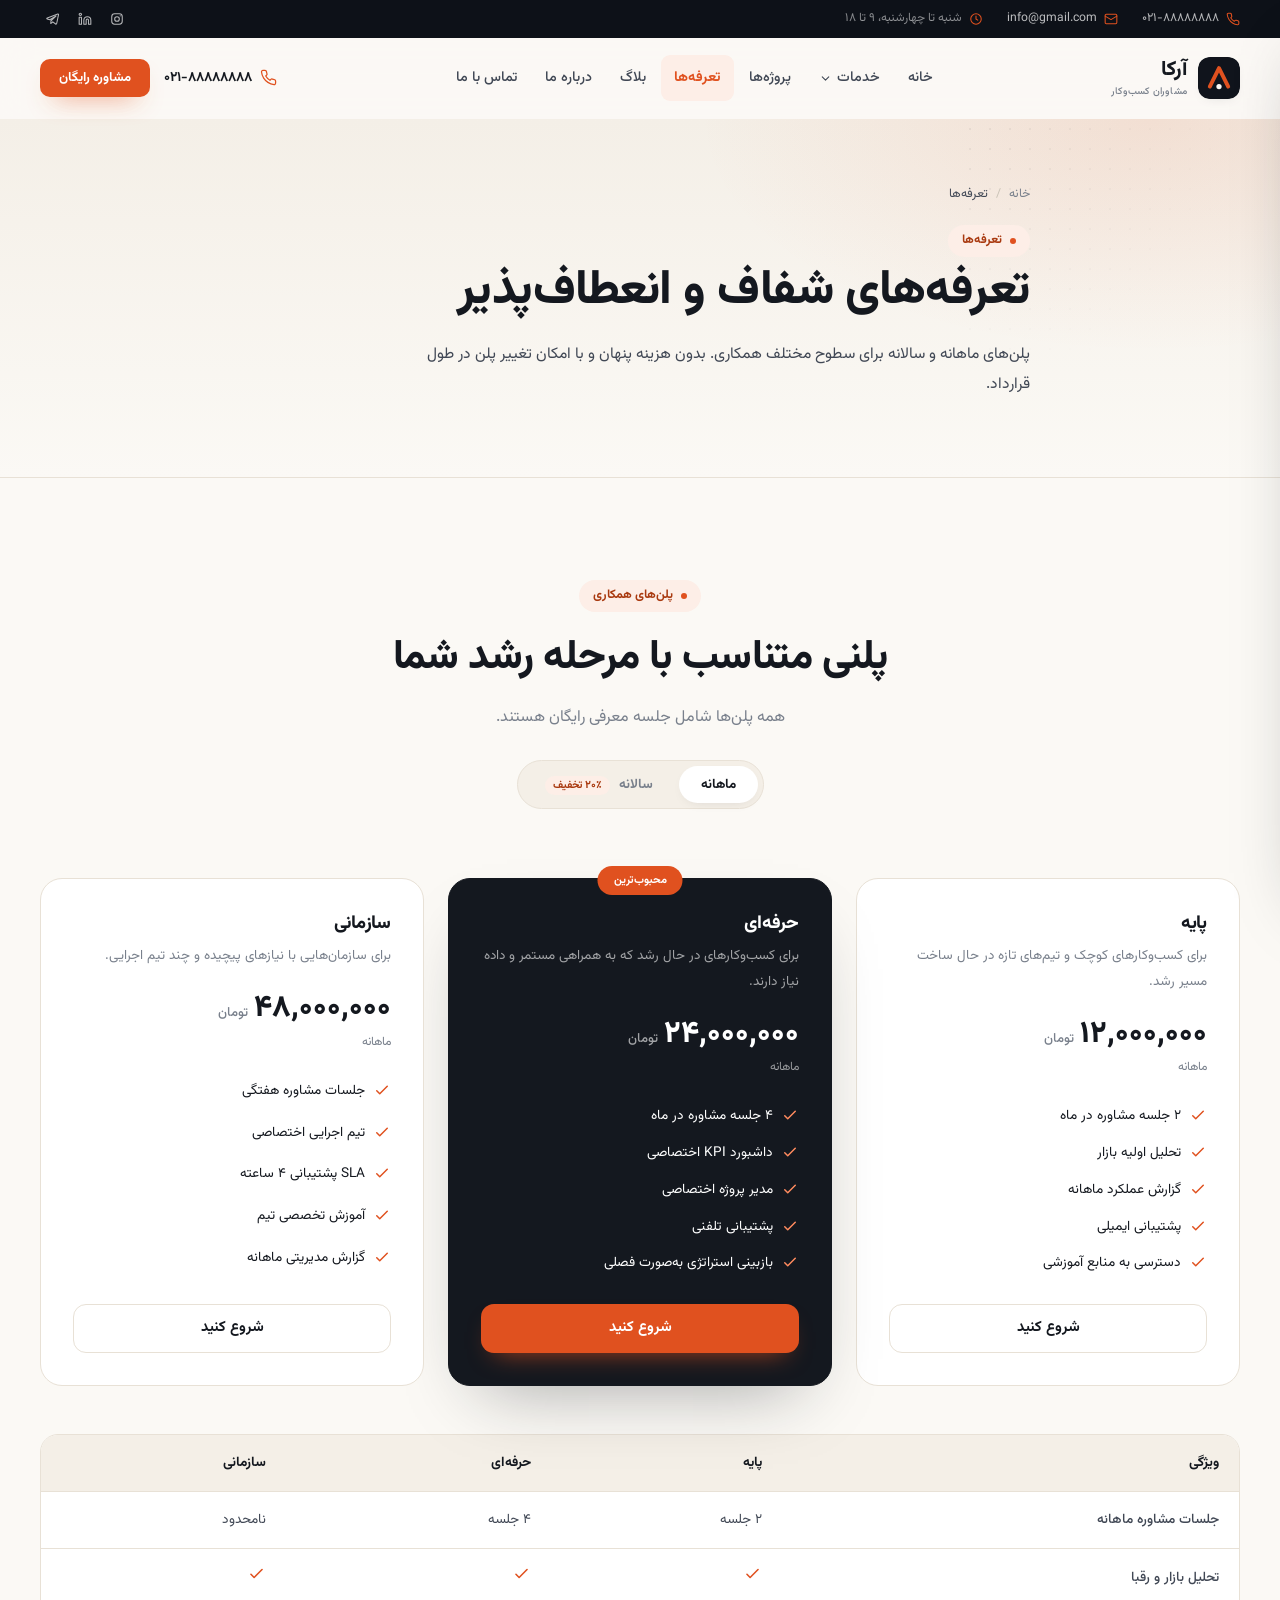
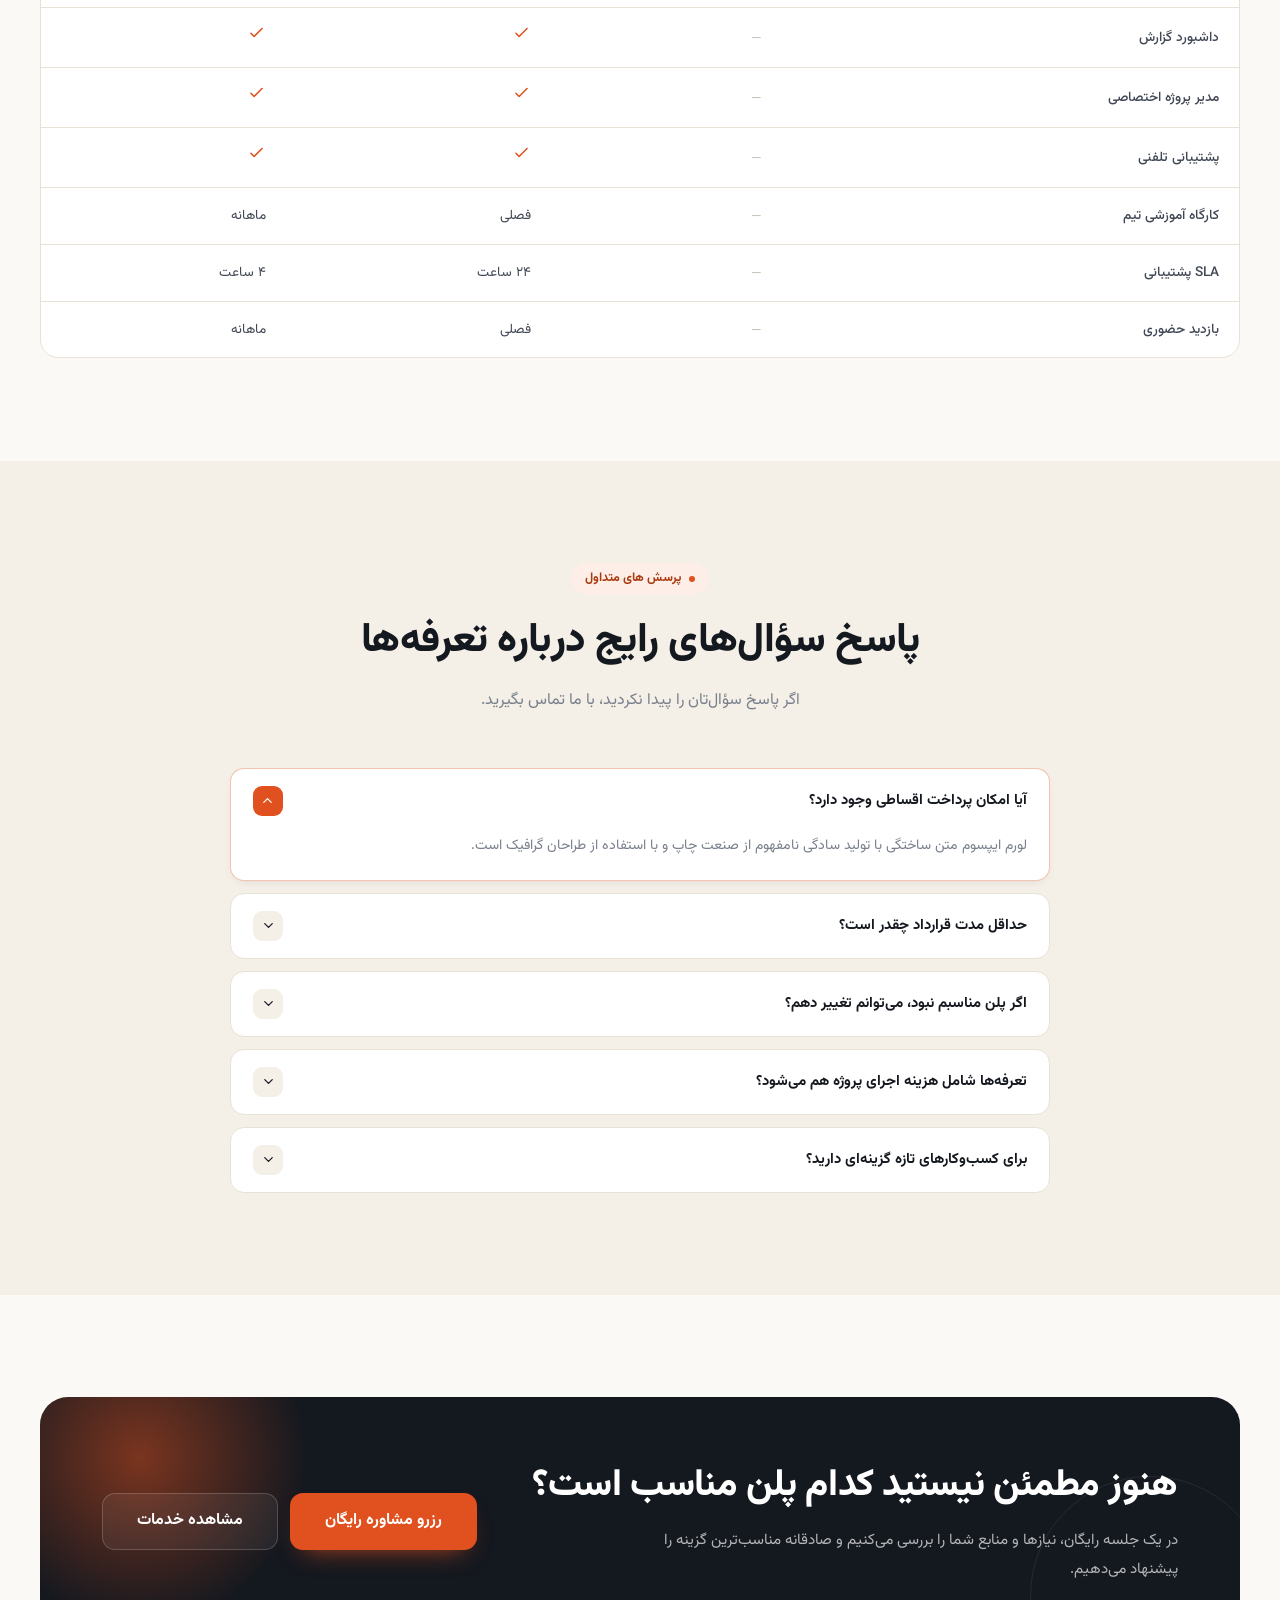
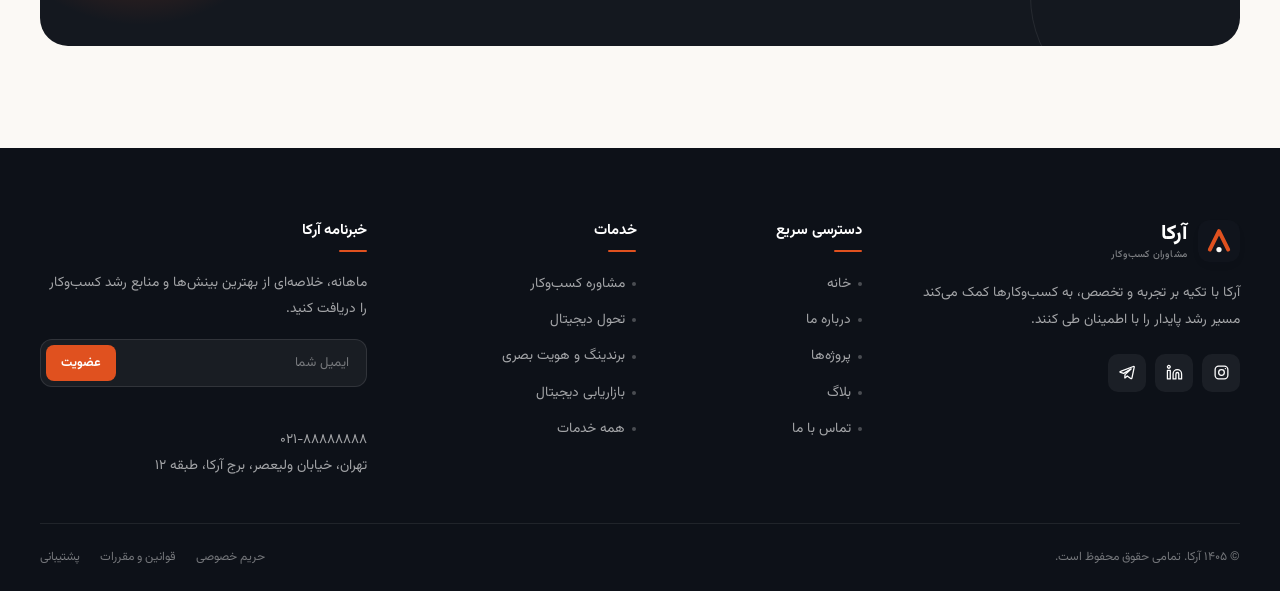
<file: pricing.html>
<!DOCTYPE html>
<html lang="fa" dir="rtl">
<head>
  <meta charset="UTF-8">
  <meta name="viewport" content="width=device-width, initial-scale=1.0">
  <title>تعرفه‌ها | آرکا</title>
  <meta name="description" content="تعرفه‌های شفاف و انعطاف‌پذیر همکاری با آرکا؛ پلن‌های ماهانه و سالانه برای کسب‌وکارهای کوچک، در حال رشد و سازمانی.">
  <meta name="theme-color" content="#0d1118">
  <meta property="og:type" content="website">
  <meta property="og:title" content="تعرفه‌ها | آرکا">
  <meta property="og:description" content="تعرفه‌های شفاف و انعطاف‌پذیر همکاری با آرکا؛ پلن‌های ماهانه و سالانه برای کسب‌وکارهای کوچک، در حال رشد و سازمانی.">
  <meta property="og:image" content="assets/images/hero-team.webp">
  <link rel="icon" type="image/svg+xml" href="assets/images/favicon.svg">
  <link rel="preload" href="assets/fonts/Vazirmatn-Regular.woff2" as="font" type="font/woff2" crossorigin>
  <link rel="stylesheet" href="assets/css/style.css">
</head>
<body>
  <a class="skip-link" href="#main">رفتن به محتوای اصلی</a>

  <div class="topbar">
    <div class="container topbar-inner">
      <ul class="topbar-list">
        <li>
          <svg viewBox="0 0 24 24" fill="none" stroke="currentColor" stroke-width="1.8" stroke-linecap="round" stroke-linejoin="round" aria-hidden="true"><path d="M22 16.92v3a2 2 0 0 1-2.18 2 19.79 19.79 0 0 1-8.63-3.07 19.5 19.5 0 0 1-6-6A19.79 19.79 0 0 1 2.12 4.18 2 2 0 0 1 4.11 2h3a2 2 0 0 1 2 1.72c.13.96.36 1.9.7 2.81a2 2 0 0 1-.45 2.11L8.09 9.91a16 16 0 0 0 6 6l1.27-1.27a2 2 0 0 1 2.11-.45c.91.34 1.85.57 2.81.7A2 2 0 0 1 22 16.92z"/></svg>
          <a href="tel:+982188888888">۰۲۱-۸۸۸۸۸۸۸۸</a>
        </li>
        <li class="topbar-mail">
          <svg viewBox="0 0 24 24" fill="none" stroke="currentColor" stroke-width="1.8" stroke-linecap="round" stroke-linejoin="round" aria-hidden="true"><rect x="2" y="4" width="20" height="16" rx="2"/><path d="m22 7-10 6L2 7"/></svg>
          <a href="mailto:info@gmail.com">info@gmail.com</a>
        </li>
        <li class="topbar-note">
          <svg viewBox="0 0 24 24" fill="none" stroke="currentColor" stroke-width="1.8" stroke-linecap="round" stroke-linejoin="round" aria-hidden="true"><circle cx="12" cy="12" r="9"/><path d="M12 7v5l3 2"/></svg>
          <span>شنبه تا چهارشنبه، ۹ تا ۱۸</span>
        </li>
      </ul>
      <ul class="topbar-social">
        <li><a href="#" aria-label="اینستاگرام آرکا"><svg viewBox="0 0 24 24" fill="none" stroke="currentColor" stroke-width="1.8" stroke-linecap="round" stroke-linejoin="round" aria-hidden="true"><rect x="3" y="3" width="18" height="18" rx="5"/><circle cx="12" cy="12" r="4"/><circle cx="17.5" cy="6.5" r="1" fill="currentColor" stroke="none"/></svg></a></li>
        <li><a href="#" aria-label="لینکدین آرکا"><svg viewBox="0 0 24 24" fill="none" stroke="currentColor" stroke-width="1.8" stroke-linecap="round" stroke-linejoin="round" aria-hidden="true"><path d="M16 8a6 6 0 0 1 6 6v7h-4v-7a2 2 0 0 0-4 0v7h-4v-7a6 6 0 0 1 6-6z"/><rect x="2" y="9" width="4" height="12"/><circle cx="4" cy="4" r="2"/></svg></a></li>
        <li><a href="#" aria-label="تلگرام آرکا"><svg viewBox="0 0 24 24" fill="none" stroke="currentColor" stroke-width="1.8" stroke-linecap="round" stroke-linejoin="round" aria-hidden="true"><path d="m21.5 4.5-3.2 15.2c-.2 1-.9 1.3-1.8.8l-4.9-3.6-2.4 2.3c-.3.3-.5.5-1 .5l.3-4.7 8.6-7.8c.4-.3-.1-.5-.6-.2L6.6 13.2 2 11.8c-1-.3-1-1 .2-1.4l18-6.9c.8-.3 1.5.2 1.3 1z"/></svg></a></li>
      </ul>
    </div>
  </div>

  <header class="site-header">
    <div class="container header-inner">
      <a class="brand" href="index.html" aria-label="آرکا، صفحه اصلی">
        <svg class="brand-mark" viewBox="0 0 64 64" aria-hidden="true"><rect width="64" height="64" rx="16" fill="#10141c"/><path d="M18 45 32 17l14 28" fill="none" stroke="#e0511f" stroke-width="6" stroke-linecap="round" stroke-linejoin="round"/><circle cx="32" cy="45" r="4" fill="#fbf9f5"/></svg>
        <span class="brand-text">آرکا<small>مشاوران کسب‌وکار</small></span>
      </a>
      <nav class="main-nav" aria-label="منوی اصلی">
        <ul>
          <li><a class="nav-link" href="index.html">خانه</a></li>
          <li class="has-dropdown">
            <a class="nav-link" href="services.html">خدمات
              <svg viewBox="0 0 24 24" fill="none" stroke="currentColor" stroke-width="2" stroke-linecap="round" stroke-linejoin="round" aria-hidden="true"><path d="m6 9 6 6 6-6"/></svg>
            </a>
            <ul class="dropdown">
              <li><a href="service-details.html">مشاوره کسب‌وکار</a></li>
              <li><a href="service-details.html">تحول دیجیتال</a></li>
              <li><a href="service-details.html">برندینگ و طراحی</a></li>
              <li><a href="service-details.html">بازاریابی دیجیتال</a></li>
            </ul>
          </li>
          <li><a class="nav-link" href="projects.html">پروژه‌ها</a></li>
          <li><a class="nav-link is-active" aria-current="page" href="pricing.html">تعرفه‌ها</a></li>
          <li><a class="nav-link" href="blog.html">بلاگ</a></li>
          <li><a class="nav-link" href="about.html">درباره ما</a></li>
          <li><a class="nav-link" href="contact.html">تماس با ما</a></li>
        </ul>
      </nav>
      <div class="header-actions">
        <a class="header-phone" href="tel:+982188888888">
          <svg viewBox="0 0 24 24" fill="none" stroke="currentColor" stroke-width="1.8" stroke-linecap="round" stroke-linejoin="round" aria-hidden="true"><path d="M22 16.92v3a2 2 0 0 1-2.18 2 19.79 19.79 0 0 1-8.63-3.07 19.5 19.5 0 0 1-6-6A19.79 19.79 0 0 1 2.12 4.18 2 2 0 0 1 4.11 2h3a2 2 0 0 1 2 1.72c.13.96.36 1.9.7 2.81a2 2 0 0 1-.45 2.11L8.09 9.91a16 16 0 0 0 6 6l1.27-1.27a2 2 0 0 1 2.11-.45c.91.34 1.85.57 2.81.7A2 2 0 0 1 22 16.92z"/></svg>
          ۰۲۱-۸۸۸۸۸۸۸۸
        </a>
        <a class="btn btn-primary btn-sm" href="contact.html">مشاوره رایگان</a>
        <button class="nav-toggle" type="button" aria-label="باز کردن منو" aria-expanded="false" aria-controls="mobile-menu">
          <span></span><span></span><span></span>
        </button>
      </div>
    </div>
  </header>

  <div class="menu-overlay" data-menu-close></div>
  <div class="mobile-menu" id="mobile-menu" aria-hidden="true">
    <div class="mobile-menu-head">
      <a class="brand" href="index.html">
        <svg class="brand-mark" viewBox="0 0 64 64" aria-hidden="true"><rect width="64" height="64" rx="16" fill="#10141c"/><path d="M18 45 32 17l14 28" fill="none" stroke="#e0511f" stroke-width="6" stroke-linecap="round" stroke-linejoin="round"/><circle cx="32" cy="45" r="4" fill="#fbf9f5"/></svg>
        <span class="brand-text">آرکا<small>مشاوران کسب‌وکار</small></span>
      </a>
      <button class="menu-close" type="button" aria-label="بستن منو" data-menu-close>
        <svg viewBox="0 0 24 24" fill="none" stroke="currentColor" stroke-width="2" stroke-linecap="round" stroke-linejoin="round" aria-hidden="true"><path d="M18 6 6 18M6 6l12 12"/></svg>
      </button>
    </div>
    <nav class="mobile-nav" aria-label="منوی موبایل">
      <a href="index.html">خانه</a>
      <a href="services.html">خدمات</a>
      <ul class="mobile-sub">
        <li><a href="service-details.html">مشاوره کسب‌وکار</a></li>
        <li><a href="service-details.html">تحول دیجیتال</a></li>
        <li><a href="service-details.html">برندینگ و طراحی</a></li>
        <li><a href="service-details.html">بازاریابی دیجیتال</a></li>
      </ul>
      <a href="projects.html">پروژه‌ها</a>
      <a class="is-active" href="pricing.html">تعرفه‌ها</a>
      <a href="blog.html">بلاگ</a>
      <a href="about.html">درباره ما</a>
      <a href="contact.html">تماس با ما</a>
    </nav>
    <div class="mobile-menu-foot">
      <a class="btn btn-primary" href="contact.html">دریافت مشاوره رایگان</a>
      <div class="mobile-contact">
        <a href="tel:+982188888888">
          <svg viewBox="0 0 24 24" fill="none" stroke="currentColor" stroke-width="1.8" stroke-linecap="round" stroke-linejoin="round" aria-hidden="true"><path d="M22 16.92v3a2 2 0 0 1-2.18 2 19.79 19.79 0 0 1-8.63-3.07 19.5 19.5 0 0 1-6-6A19.79 19.79 0 0 1 2.12 4.18 2 2 0 0 1 4.11 2h3a2 2 0 0 1 2 1.72c.13.96.36 1.9.7 2.81a2 2 0 0 1-.45 2.11L8.09 9.91a16 16 0 0 0 6 6l1.27-1.27a2 2 0 0 1 2.11-.45c.91.34 1.85.57 2.81.7A2 2 0 0 1 22 16.92z"/></svg>
          ۰۲۱-۸۸۸۸۸۸۸۸
        </a>
        <a href="mailto:info@gmail.com">
          <svg viewBox="0 0 24 24" fill="none" stroke="currentColor" stroke-width="1.8" stroke-linecap="round" stroke-linejoin="round" aria-hidden="true"><rect x="2" y="4" width="20" height="16" rx="2"/><path d="m22 7-10 6L2 7"/></svg>
          info@gmail.com
        </a>
      </div>
    </div>
  </div>

  
<main id="main">
  <section class="page-hero">
    <div class="container page-hero-inner">
      <ul class="breadcrumb">
        <li><a href="index.html">خانه</a></li>
        <li><span aria-current="page">تعرفه‌ها</span></li>
      </ul>
      <span class="eyebrow">تعرفه‌ها</span>
      <h1>تعرفه‌های شفاف و انعطاف‌پذیر</h1>
      <p>پلن‌های ماهانه و سالانه برای سطوح مختلف همکاری. بدون هزینه پنهان و با امکان تغییر پلن در طول قرارداد.</p>
    </div>
  </section>

  <section class="section" data-pricing>
    <div class="container">
      <div class="section-head section-head--center" data-reveal>
        <span class="eyebrow">پلن‌های همکاری</span>
        <h2 class="section-title">پلنی متناسب با مرحله رشد شما</h2>
        <p class="section-sub">همه پلن‌ها شامل جلسه معرفی رایگان هستند.</p>
        <div class="billing-toggle" data-billing-toggle>
          <button class="billing-btn is-active" type="button" data-billing="monthly" aria-pressed="true">ماهانه</button>
          <button class="billing-btn" type="button" data-billing="yearly" aria-pressed="false">سالانه <span class="save-chip">۲۰٪ تخفیف</span></button>
        </div>
      </div>

      <div class="pricing-grid">
        <div class="price-card" data-reveal>
          <h3>پایه</h3>
          <p class="price-desc">برای کسب‌وکارهای کوچک و تیم‌های تازه در حال ساخت مسیر رشد.</p>
          <div class="price-amount">
            <span class="price-value" data-monthly="۱۲,۰۰۰,۰۰۰" data-yearly="۱۱۵,۲۰۰,۰۰۰">۱۲,۰۰۰,۰۰۰</span>
            <span class="price-currency">تومان</span>
          </div>
          <p class="price-period">ماهانه</p>
          <ul class="price-list">
            <li>
              <svg viewBox="0 0 24 24" fill="none" stroke="currentColor" stroke-width="2" stroke-linecap="round" stroke-linejoin="round" aria-hidden="true"><path d="m5 13 4 4L19 7"/></svg>
              ۲ جلسه مشاوره در ماه
            </li>
            <li>
              <svg viewBox="0 0 24 24" fill="none" stroke="currentColor" stroke-width="2" stroke-linecap="round" stroke-linejoin="round" aria-hidden="true"><path d="m5 13 4 4L19 7"/></svg>
              تحلیل اولیه بازار
            </li>
            <li>
              <svg viewBox="0 0 24 24" fill="none" stroke="currentColor" stroke-width="2" stroke-linecap="round" stroke-linejoin="round" aria-hidden="true"><path d="m5 13 4 4L19 7"/></svg>
              گزارش عملکرد ماهانه
            </li>
            <li>
              <svg viewBox="0 0 24 24" fill="none" stroke="currentColor" stroke-width="2" stroke-linecap="round" stroke-linejoin="round" aria-hidden="true"><path d="m5 13 4 4L19 7"/></svg>
              پشتیبانی ایمیلی
            </li>
            <li>
              <svg viewBox="0 0 24 24" fill="none" stroke="currentColor" stroke-width="2" stroke-linecap="round" stroke-linejoin="round" aria-hidden="true"><path d="m5 13 4 4L19 7"/></svg>
              دسترسی به منابع آموزشی
            </li>
          </ul>
          <a class="btn btn-outline" href="contact.html">شروع کنید</a>
        </div>

        <div class="price-card is-featured" data-reveal style="transition-delay:.08s">
          <span class="price-badge">محبوب‌ترین</span>
          <h3>حرفه‌ای</h3>
          <p class="price-desc">برای کسب‌وکارهای در حال رشد که به همراهی مستمر و داده نیاز دارند.</p>
          <div class="price-amount">
            <span class="price-value" data-monthly="۲۴,۰۰۰,۰۰۰" data-yearly="۲۳۰,۴۰۰,۰۰۰">۲۴,۰۰۰,۰۰۰</span>
            <span class="price-currency">تومان</span>
          </div>
          <p class="price-period">ماهانه</p>
          <ul class="price-list">
            <li>
              <svg viewBox="0 0 24 24" fill="none" stroke="currentColor" stroke-width="2" stroke-linecap="round" stroke-linejoin="round" aria-hidden="true"><path d="m5 13 4 4L19 7"/></svg>
              ۴ جلسه مشاوره در ماه
            </li>
            <li>
              <svg viewBox="0 0 24 24" fill="none" stroke="currentColor" stroke-width="2" stroke-linecap="round" stroke-linejoin="round" aria-hidden="true"><path d="m5 13 4 4L19 7"/></svg>
              داشبورد KPI اختصاصی
            </li>
            <li>
              <svg viewBox="0 0 24 24" fill="none" stroke="currentColor" stroke-width="2" stroke-linecap="round" stroke-linejoin="round" aria-hidden="true"><path d="m5 13 4 4L19 7"/></svg>
              مدیر پروژه اختصاصی
            </li>
            <li>
              <svg viewBox="0 0 24 24" fill="none" stroke="currentColor" stroke-width="2" stroke-linecap="round" stroke-linejoin="round" aria-hidden="true"><path d="m5 13 4 4L19 7"/></svg>
              پشتیبانی تلفنی
            </li>
            <li>
              <svg viewBox="0 0 24 24" fill="none" stroke="currentColor" stroke-width="2" stroke-linecap="round" stroke-linejoin="round" aria-hidden="true"><path d="m5 13 4 4L19 7"/></svg>
              بازبینی استراتژی به‌صورت فصلی
            </li>
          </ul>
          <a class="btn btn-primary" href="contact.html">شروع کنید</a>
        </div>

        <div class="price-card" data-reveal style="transition-delay:.16s">
          <h3>سازمانی</h3>
          <p class="price-desc">برای سازمان‌هایی با نیازهای پیچیده و چند تیم اجرایی.</p>
          <div class="price-amount">
            <span class="price-value" data-monthly="۴۸,۰۰۰,۰۰۰" data-yearly="۴۶۰,۸۰۰,۰۰۰">۴۸,۰۰۰,۰۰۰</span>
            <span class="price-currency">تومان</span>
          </div>
          <p class="price-period">ماهانه</p>
          <ul class="price-list">
            <li>
              <svg viewBox="0 0 24 24" fill="none" stroke="currentColor" stroke-width="2" stroke-linecap="round" stroke-linejoin="round" aria-hidden="true"><path d="m5 13 4 4L19 7"/></svg>
              جلسات مشاوره هفتگی
            </li>
            <li>
              <svg viewBox="0 0 24 24" fill="none" stroke="currentColor" stroke-width="2" stroke-linecap="round" stroke-linejoin="round" aria-hidden="true"><path d="m5 13 4 4L19 7"/></svg>
              تیم اجرایی اختصاصی
            </li>
            <li>
              <svg viewBox="0 0 24 24" fill="none" stroke="currentColor" stroke-width="2" stroke-linecap="round" stroke-linejoin="round" aria-hidden="true"><path d="m5 13 4 4L19 7"/></svg>
              SLA پشتیبانی ۴ ساعته
            </li>
            <li>
              <svg viewBox="0 0 24 24" fill="none" stroke="currentColor" stroke-width="2" stroke-linecap="round" stroke-linejoin="round" aria-hidden="true"><path d="m5 13 4 4L19 7"/></svg>
              آموزش تخصصی تیم
            </li>
            <li>
              <svg viewBox="0 0 24 24" fill="none" stroke="currentColor" stroke-width="2" stroke-linecap="round" stroke-linejoin="round" aria-hidden="true"><path d="m5 13 4 4L19 7"/></svg>
              گزارش مدیریتی ماهانه
            </li>
          </ul>
          <a class="btn btn-outline" href="contact.html">شروع کنید</a>
        </div>
      </div>

      <div class="table-wrap" data-reveal>
        <table class="compare-table">
          <caption class="visually-hidden">مقایسه پلن‌های همکاری آرکا</caption>
          <thead>
            <tr>
              <th scope="col">ویژگی</th>
              <th scope="col">پایه</th>
              <th scope="col">حرفه‌ای</th>
              <th scope="col">سازمانی</th>
            </tr>
          </thead>
          <tbody>
            <tr>
              <th scope="row">جلسات مشاوره ماهانه</th>
              <td>۲ جلسه</td>
              <td>۴ جلسه</td>
              <td>نامحدود</td>
            </tr>
            <tr>
              <th scope="row">تحلیل بازار و رقبا</th>
              <td class="yes"><svg class="table-icon" viewBox="0 0 24 24" fill="none" stroke="currentColor" stroke-width="2" stroke-linecap="round" stroke-linejoin="round" aria-hidden="true"><path d="m5 13 4 4L19 7"/></svg></td>
              <td class="yes"><svg class="table-icon" viewBox="0 0 24 24" fill="none" stroke="currentColor" stroke-width="2" stroke-linecap="round" stroke-linejoin="round" aria-hidden="true"><path d="m5 13 4 4L19 7"/></svg></td>
              <td class="yes"><svg class="table-icon" viewBox="0 0 24 24" fill="none" stroke="currentColor" stroke-width="2" stroke-linecap="round" stroke-linejoin="round" aria-hidden="true"><path d="m5 13 4 4L19 7"/></svg></td>
            </tr>
            <tr>
              <th scope="row">داشبورد گزارش</th>
              <td class="no">—</td>
              <td class="yes"><svg class="table-icon" viewBox="0 0 24 24" fill="none" stroke="currentColor" stroke-width="2" stroke-linecap="round" stroke-linejoin="round" aria-hidden="true"><path d="m5 13 4 4L19 7"/></svg></td>
              <td class="yes"><svg class="table-icon" viewBox="0 0 24 24" fill="none" stroke="currentColor" stroke-width="2" stroke-linecap="round" stroke-linejoin="round" aria-hidden="true"><path d="m5 13 4 4L19 7"/></svg></td>
            </tr>
            <tr>
              <th scope="row">مدیر پروژه اختصاصی</th>
              <td class="no">—</td>
              <td class="yes"><svg class="table-icon" viewBox="0 0 24 24" fill="none" stroke="currentColor" stroke-width="2" stroke-linecap="round" stroke-linejoin="round" aria-hidden="true"><path d="m5 13 4 4L19 7"/></svg></td>
              <td class="yes"><svg class="table-icon" viewBox="0 0 24 24" fill="none" stroke="currentColor" stroke-width="2" stroke-linecap="round" stroke-linejoin="round" aria-hidden="true"><path d="m5 13 4 4L19 7"/></svg></td>
            </tr>
            <tr>
              <th scope="row">پشتیبانی تلفنی</th>
              <td class="no">—</td>
              <td class="yes"><svg class="table-icon" viewBox="0 0 24 24" fill="none" stroke="currentColor" stroke-width="2" stroke-linecap="round" stroke-linejoin="round" aria-hidden="true"><path d="m5 13 4 4L19 7"/></svg></td>
              <td class="yes"><svg class="table-icon" viewBox="0 0 24 24" fill="none" stroke="currentColor" stroke-width="2" stroke-linecap="round" stroke-linejoin="round" aria-hidden="true"><path d="m5 13 4 4L19 7"/></svg></td>
            </tr>
            <tr>
              <th scope="row">کارگاه آموزشی تیم</th>
              <td class="no">—</td>
              <td>فصلی</td>
              <td>ماهانه</td>
            </tr>
            <tr>
              <th scope="row">SLA پشتیبانی</th>
              <td class="no">—</td>
              <td>۲۴ ساعت</td>
              <td>۴ ساعت</td>
            </tr>
            <tr>
              <th scope="row">بازدید حضوری</th>
              <td class="no">—</td>
              <td>فصلی</td>
              <td>ماهانه</td>
            </tr>
          </tbody>
        </table>
      </div>
      
    </div>
  </section>

  <section class="section section--cream">
    <div class="container">
      <div class="section-head section-head--center" data-reveal>
        <span class="eyebrow">پرسش‌ های متداول</span>
        <h2 class="section-title">پاسخ سؤال‌های رایج درباره تعرفه‌ها</h2>
        <p class="section-sub">اگر پاسخ سؤال‌تان را پیدا نکردید، با ما تماس بگیرید.</p>
      </div>
      <div class="faq">
        <div class="faq-item is-open">
          <button class="faq-q" type="button" aria-expanded="true">
            آیا امکان پرداخت اقساطی وجود دارد؟
            <span class="faq-icon" aria-hidden="true">
              <svg viewBox="0 0 24 24" fill="none" stroke="currentColor" stroke-width="2" stroke-linecap="round" stroke-linejoin="round"><path d="m6 9 6 6 6-6"/></svg>
            </span>
          </button>
          <div class="faq-a">
            <div class="faq-a-inner">لورم ایپسوم متن ساختگی با تولید سادگی نامفهوم از صنعت چاپ و با استفاده از طراحان گرافیک است.</div>
          </div>
        </div>
        <div class="faq-item">
          <button class="faq-q" type="button" aria-expanded="false">
            حداقل مدت قرارداد چقدر است؟
            <span class="faq-icon" aria-hidden="true">
              <svg viewBox="0 0 24 24" fill="none" stroke="currentColor" stroke-width="2" stroke-linecap="round" stroke-linejoin="round"><path d="m6 9 6 6 6-6"/></svg>
            </span>
          </button>
          <div class="faq-a">
            <div class="faq-a-inner">لورم ایپسوم متن ساختگی با تولید سادگی نامفهوم از صنعت چاپ و با استفاده از طراحان گرافیک است.</div>
          </div>
        </div>
        <div class="faq-item">
          <button class="faq-q" type="button" aria-expanded="false">
            اگر پلن مناسبم نبود، می‌توانم تغییر دهم؟
            <span class="faq-icon" aria-hidden="true">
              <svg viewBox="0 0 24 24" fill="none" stroke="currentColor" stroke-width="2" stroke-linecap="round" stroke-linejoin="round"><path d="m6 9 6 6 6-6"/></svg>
            </span>
          </button>
          <div class="faq-a">
            <div class="faq-a-inner">لورم ایپسوم متن ساختگی با تولید سادگی نامفهوم از صنعت چاپ و با استفاده از طراحان گرافیک است.</div>
          </div>
        </div>
        <div class="faq-item">
          <button class="faq-q" type="button" aria-expanded="false">
            تعرفه‌ها شامل هزینه اجرای پروژه هم می‌شود؟
            <span class="faq-icon" aria-hidden="true">
              <svg viewBox="0 0 24 24" fill="none" stroke="currentColor" stroke-width="2" stroke-linecap="round" stroke-linejoin="round"><path d="m6 9 6 6 6-6"/></svg>
            </span>
          </button>
          <div class="faq-a">
            <div class="faq-a-inner">لورم ایپسوم متن ساختگی با تولید سادگی نامفهوم از صنعت چاپ و با استفاده از طراحان گرافیک است.</div>
          </div>
        </div>
        <div class="faq-item">
          <button class="faq-q" type="button" aria-expanded="false">
            برای کسب‌وکارهای تازه گزینه‌ای دارید؟
            <span class="faq-icon" aria-hidden="true">
              <svg viewBox="0 0 24 24" fill="none" stroke="currentColor" stroke-width="2" stroke-linecap="round" stroke-linejoin="round"><path d="m6 9 6 6 6-6"/></svg>
            </span>
          </button>
          <div class="faq-a">
            <div class="faq-a-inner">لورم ایپسوم متن ساختگی با تولید سادگی نامفهوم از صنعت چاپ و با استفاده از طراحان گرافیک است.</div>
          </div>
        </div>
      </div>
    </div>
  </section>

  <section class="section">
    <div class="container">
      <div class="cta-box" data-reveal>
        <div class="cta-content">
          <h2>هنوز مطمئن نیستید کدام پلن مناسب است؟</h2>
          <p>در یک جلسه رایگان، نیازها و منابع شما را بررسی می‌کنیم و صادقانه مناسب‌ترین گزینه را پیشنهاد می‌دهیم.</p>
        </div>
        <div class="cta-actions">
          <a class="btn btn-primary btn-lg" href="contact.html">رزرو مشاوره رایگان</a>
          <a class="btn btn-ghost btn-lg" href="services.html">مشاهده خدمات</a>
        </div>
      </div>
    </div>
  </section>
</main>


  <footer class="site-footer">
    <div class="container">
      <div class="footer-grid">
        <div class="footer-brand">
          <a class="brand" href="index.html" aria-label="آرکا، صفحه اصلی">
            <svg class="brand-mark" viewBox="0 0 64 64" aria-hidden="true"><rect width="64" height="64" rx="16" fill="#10141c"/><path d="M18 45 32 17l14 28" fill="none" stroke="#e0511f" stroke-width="6" stroke-linecap="round" stroke-linejoin="round"/><circle cx="32" cy="45" r="4" fill="#fbf9f5"/></svg>
            <span class="brand-text">آرکا<small>مشاوران کسب‌وکار</small></span>
          </a>
          <p>آرکا با تکیه بر تجربه و تخصص، به کسب‌وکارها کمک می‌کند مسیر رشد پایدار را با اطمینان طی کنند.</p>
          <div class="socials">
            <a href="#" aria-label="اینستاگرام آرکا"><svg viewBox="0 0 24 24" fill="none" stroke="currentColor" stroke-width="1.8" stroke-linecap="round" stroke-linejoin="round" aria-hidden="true"><rect x="3" y="3" width="18" height="18" rx="5"/><circle cx="12" cy="12" r="4"/><circle cx="17.5" cy="6.5" r="1" fill="currentColor" stroke="none"/></svg></a>
            <a href="#" aria-label="لینکدین آرکا"><svg viewBox="0 0 24 24" fill="none" stroke="currentColor" stroke-width="1.8" stroke-linecap="round" stroke-linejoin="round" aria-hidden="true"><path d="M16 8a6 6 0 0 1 6 6v7h-4v-7a2 2 0 0 0-4 0v7h-4v-7a6 6 0 0 1 6-6z"/><rect x="2" y="9" width="4" height="12"/><circle cx="4" cy="4" r="2"/></svg></a>
            <a href="#" aria-label="تلگرام آرکا"><svg viewBox="0 0 24 24" fill="none" stroke="currentColor" stroke-width="1.8" stroke-linecap="round" stroke-linejoin="round" aria-hidden="true"><path d="m21.5 4.5-3.2 15.2c-.2 1-.9 1.3-1.8.8l-4.9-3.6-2.4 2.3c-.3.3-.5.5-1 .5l.3-4.7 8.6-7.8c.4-.3-.1-.5-.6-.2L6.6 13.2 2 11.8c-1-.3-1-1 .2-1.4l18-6.9c.8-.3 1.5.2 1.3 1z"/></svg></a>
          </div>
        </div>
        <div>
          <h3 class="footer-title">دسترسی سریع</h3>
          <ul class="footer-links">
            <li><a href="index.html">خانه</a></li>
            <li><a href="about.html">درباره ما</a></li>
            <li><a href="projects.html">پروژه‌ها</a></li>
            <li><a href="blog.html">بلاگ</a></li>
            <li><a href="contact.html">تماس با ما</a></li>
          </ul>
        </div>
        <div>
          <h3 class="footer-title">خدمات</h3>
          <ul class="footer-links">
            <li><a href="service-details.html">مشاوره کسب‌وکار</a></li>
            <li><a href="service-details.html">تحول دیجیتال</a></li>
            <li><a href="service-details.html">برندینگ و هویت بصری</a></li>
            <li><a href="service-details.html">بازاریابی دیجیتال</a></li>
            <li><a href="services.html">همه خدمات</a></li>
          </ul>
        </div>
        <div class="footer-news">
          <h3 class="footer-title">خبرنامه آرکا</h3>
          <p>ماهانه، خلاصه‌ای از بهترین بینش‌ها و منابع رشد کسب‌وکار را دریافت کنید.</p>
          <form class="newsletter" data-newsletter novalidate>
            <label class="visually-hidden" for="newsletter-email">ایمیل شما</label>
            <input id="newsletter-email" type="email" placeholder="ایمیل شما" autocomplete="email" required>
            <button type="submit">عضویت</button>
          </form>
          <p class="newsletter-msg" aria-live="polite"></p>
          <p style="margin-top:14px">۰۲۱-۸۸۸۸۸۸۸۸<br>تهران، خیابان ولیعصر، برج آرکا، طبقه ۱۲</p>
        </div>
      </div>
      <div class="footer-bottom">
        <p>© <span data-year>۱۴۰۵</span> آرکا. تمامی حقوق محفوظ است.</p>
        <ul>
          <li><a href="#">حریم خصوصی</a></li>
          <li><a href="#">قوانین و مقررات</a></li>
          <li><a href="contact.html">پشتیبانی</a></li>
        </ul>
      </div>
    </div>
  </footer>

  <button class="to-top" type="button" aria-label="رفتن به بالای صفحه">
    <svg viewBox="0 0 24 24" fill="none" stroke="currentColor" stroke-width="2" stroke-linecap="round" stroke-linejoin="round" aria-hidden="true"><path d="M12 19V5m-7 7 7-7 7 7"/></svg>
  </button>

  <script src="assets/js/main.js"></script>
</body>
</html>
</file>
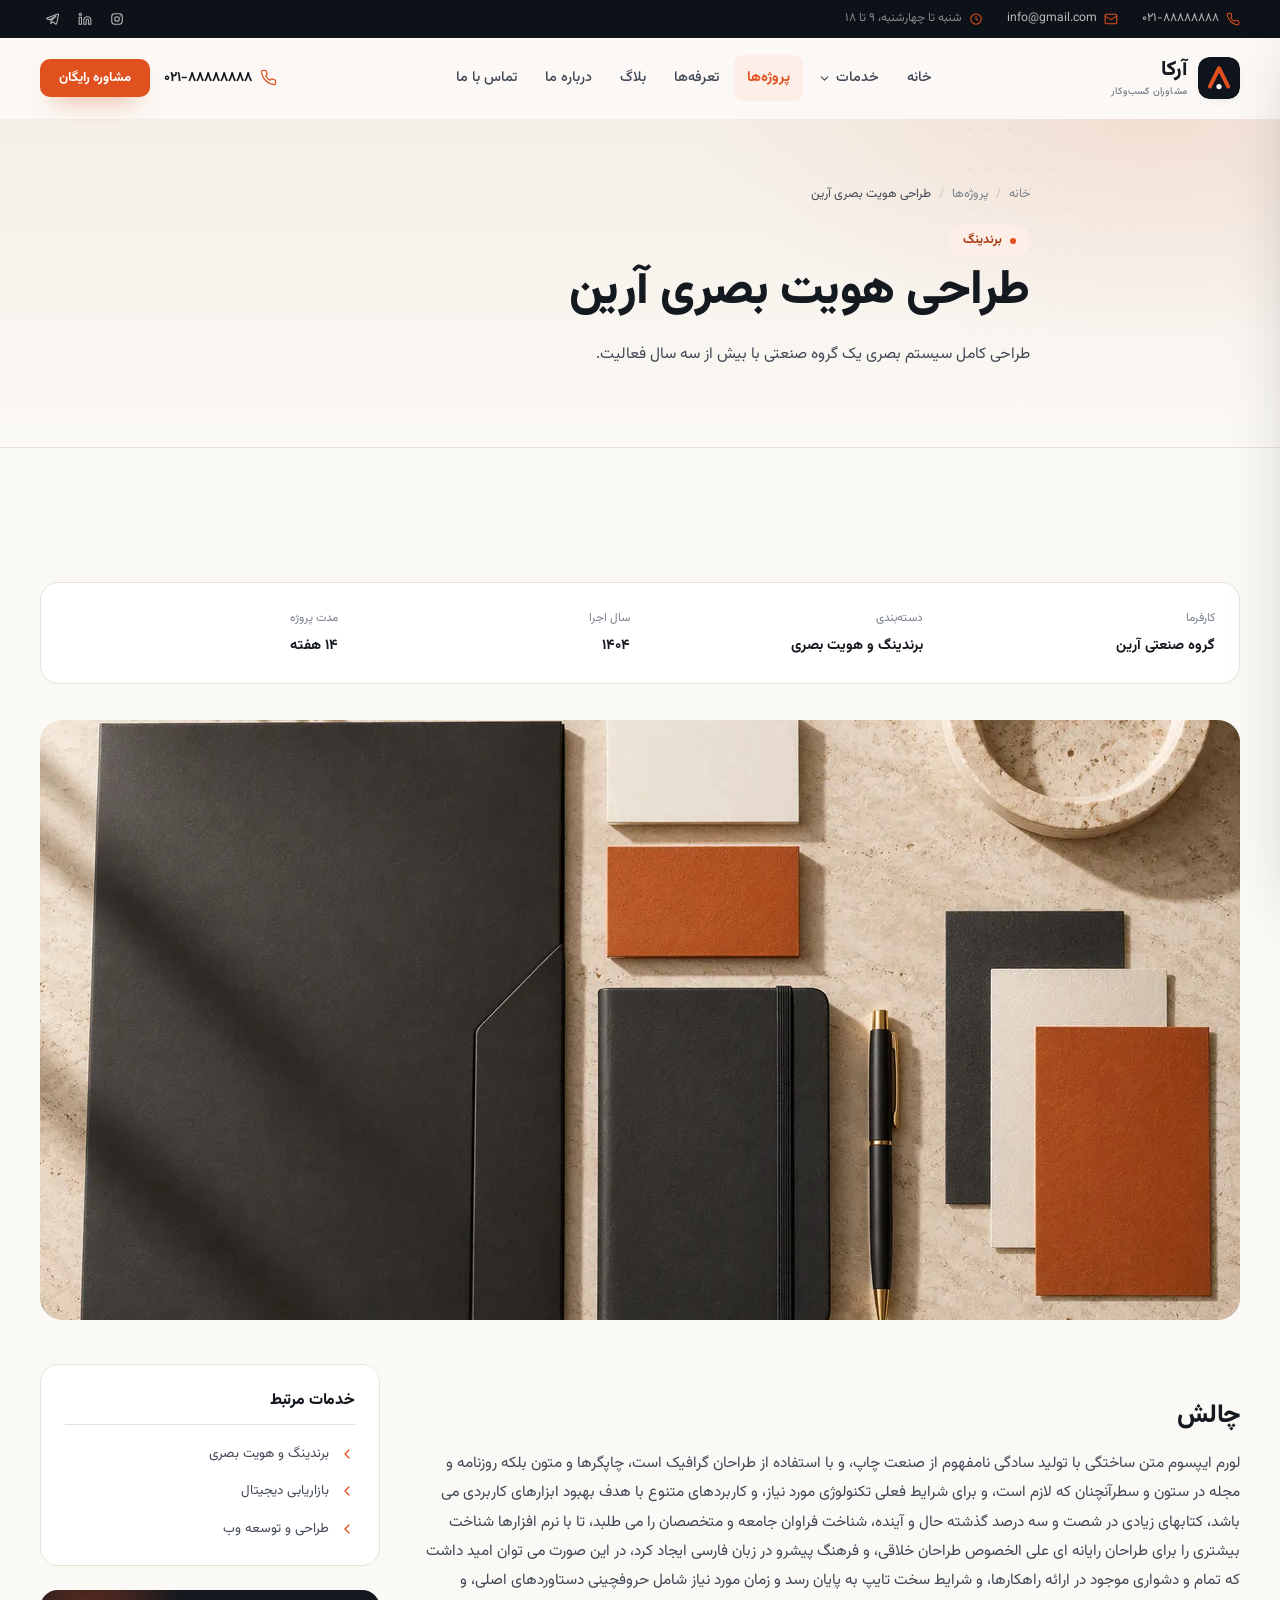
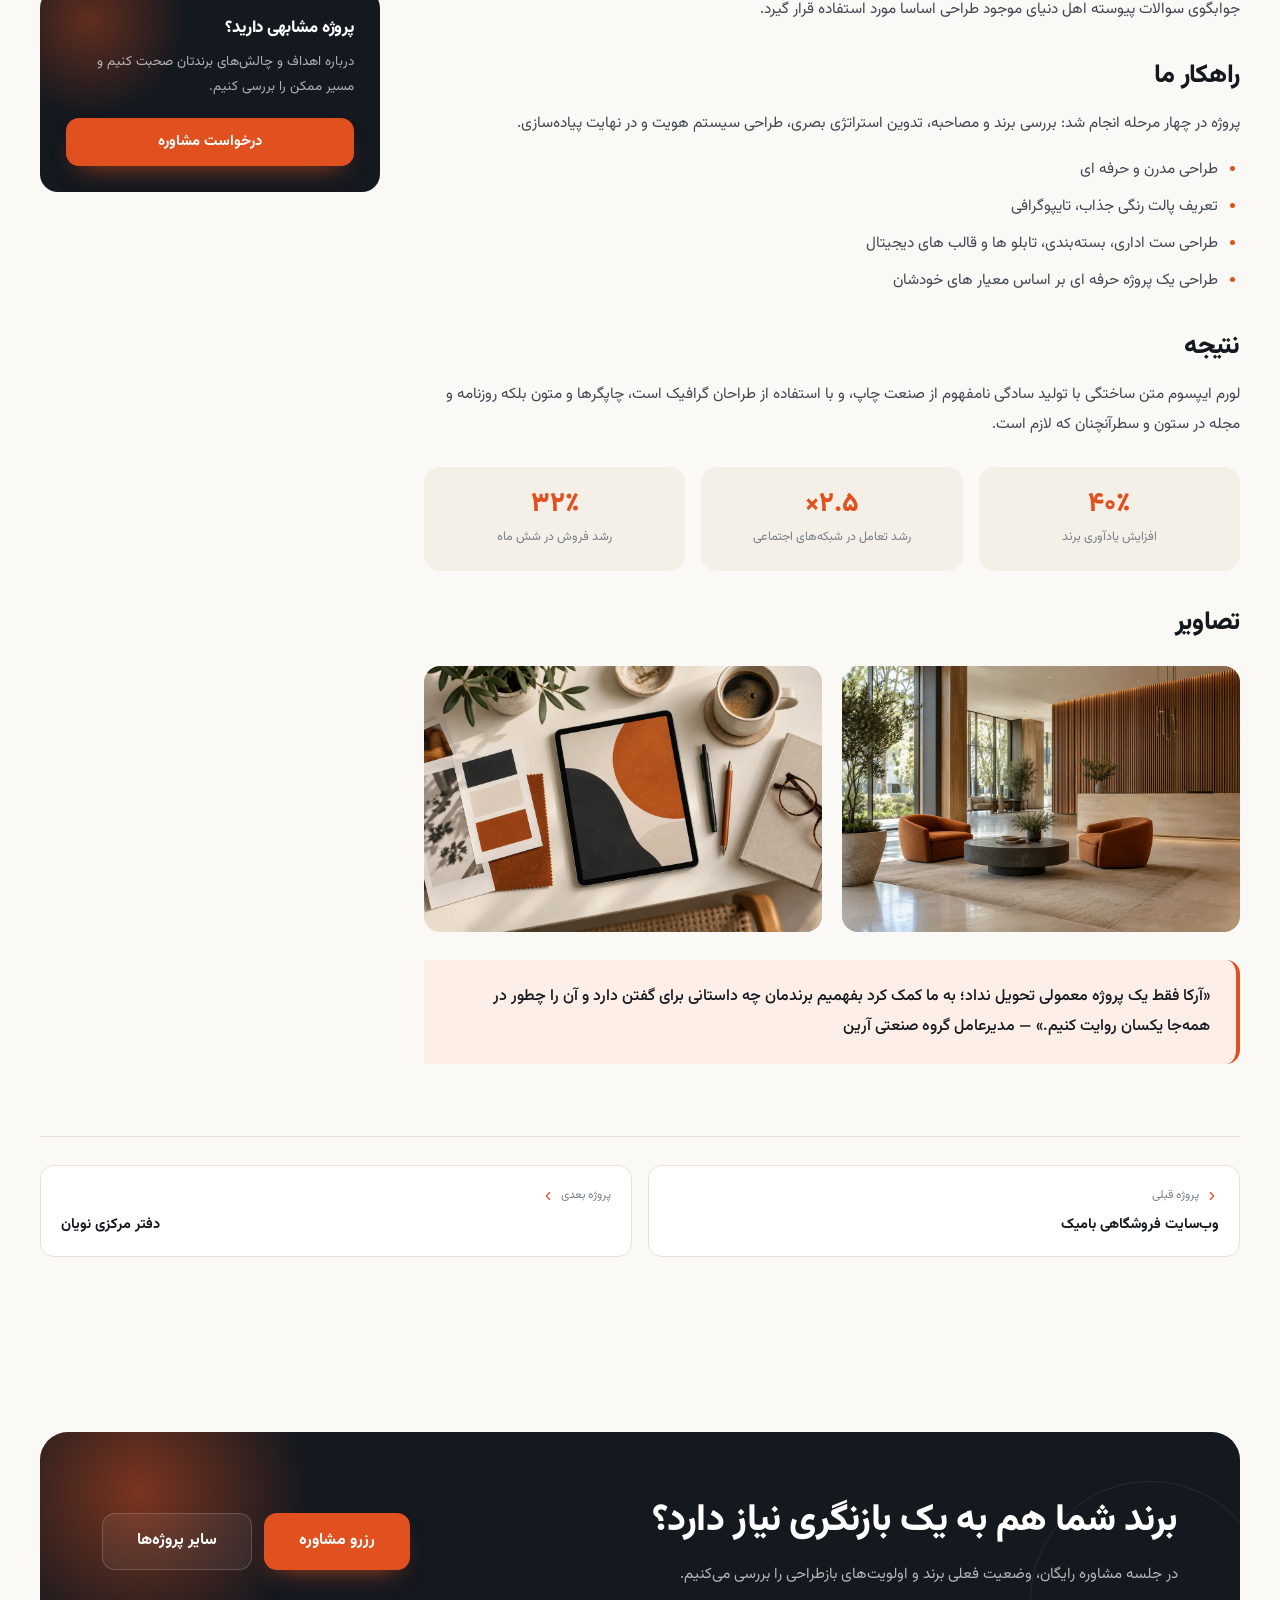
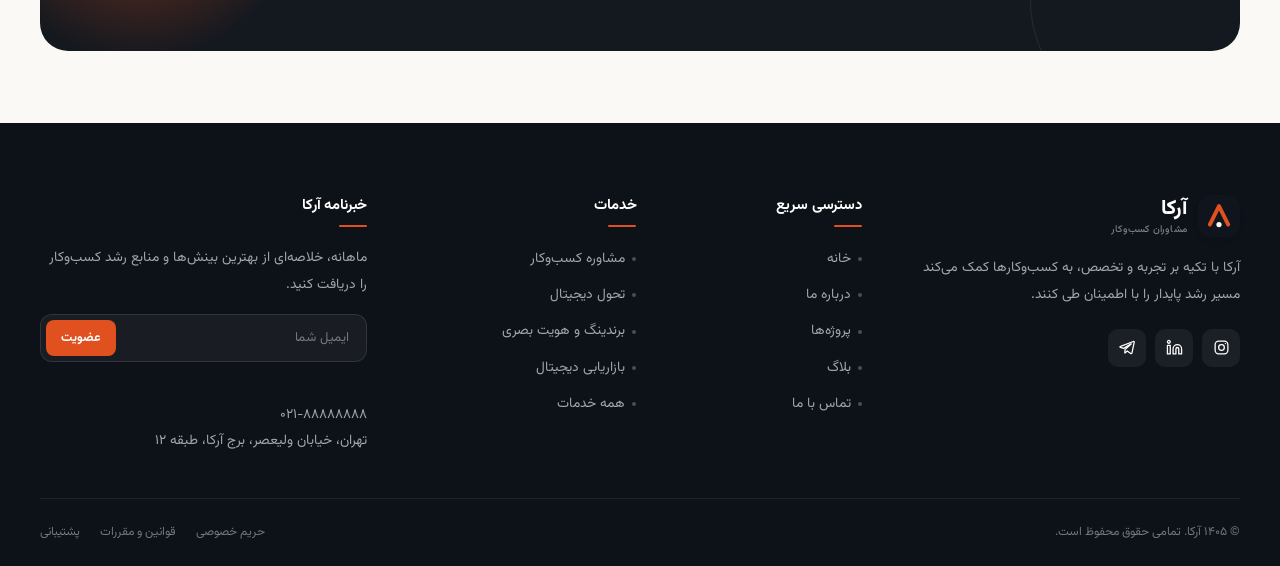
<file: project-details.html>
<!DOCTYPE html>
<html lang="fa" dir="rtl">
<head>
  <meta charset="UTF-8">
  <meta name="viewport" content="width=device-width, initial-scale=1.0">
  <title>طراحی هویت بصری آرین | آرکا</title>
  <meta name="description" content="مطالعه موردی بازطراحی هویت بصری گروه صنعتی آرین؛ چالش، راهکار آرکا و نتایج قابل اندازه‌گیری پروژه.">
  <meta name="theme-color" content="#0d1118">
  <meta property="og:type" content="website">
  <meta property="og:title" content="طراحی هویت بصری آرین | آرکا">
  <meta property="og:description" content="مطالعه موردی بازطراحی هویت بصری گروه صنعتی آرین؛ چالش، راهکار آرکا و نتایج قابل اندازه‌گیری پروژه.">
  <meta property="og:image" content="assets/images/hero-team.webp">
  <link rel="icon" type="image/svg+xml" href="assets/images/favicon.svg">
  <link rel="preload" href="assets/fonts/Vazirmatn-Regular.woff2" as="font" type="font/woff2" crossorigin>
  <link rel="stylesheet" href="assets/css/style.css">
</head>
<body>
  <a class="skip-link" href="#main">رفتن به محتوای اصلی</a>

  <div class="topbar">
    <div class="container topbar-inner">
      <ul class="topbar-list">
        <li>
          <svg viewBox="0 0 24 24" fill="none" stroke="currentColor" stroke-width="1.8" stroke-linecap="round" stroke-linejoin="round" aria-hidden="true"><path d="M22 16.92v3a2 2 0 0 1-2.18 2 19.79 19.79 0 0 1-8.63-3.07 19.5 19.5 0 0 1-6-6A19.79 19.79 0 0 1 2.12 4.18 2 2 0 0 1 4.11 2h3a2 2 0 0 1 2 1.72c.13.96.36 1.9.7 2.81a2 2 0 0 1-.45 2.11L8.09 9.91a16 16 0 0 0 6 6l1.27-1.27a2 2 0 0 1 2.11-.45c.91.34 1.85.57 2.81.7A2 2 0 0 1 22 16.92z"/></svg>
          <a href="tel:+982188888888">۰۲۱-۸۸۸۸۸۸۸۸</a>
        </li>
        <li class="topbar-mail">
          <svg viewBox="0 0 24 24" fill="none" stroke="currentColor" stroke-width="1.8" stroke-linecap="round" stroke-linejoin="round" aria-hidden="true"><rect x="2" y="4" width="20" height="16" rx="2"/><path d="m22 7-10 6L2 7"/></svg>
          <a href="mailto:info@gmail.com">info@gmail.com</a>
        </li>
        <li class="topbar-note">
          <svg viewBox="0 0 24 24" fill="none" stroke="currentColor" stroke-width="1.8" stroke-linecap="round" stroke-linejoin="round" aria-hidden="true"><circle cx="12" cy="12" r="9"/><path d="M12 7v5l3 2"/></svg>
          <span>شنبه تا چهارشنبه، ۹ تا ۱۸</span>
        </li>
      </ul>
      <ul class="topbar-social">
        <li><a href="#" aria-label="اینستاگرام آرکا"><svg viewBox="0 0 24 24" fill="none" stroke="currentColor" stroke-width="1.8" stroke-linecap="round" stroke-linejoin="round" aria-hidden="true"><rect x="3" y="3" width="18" height="18" rx="5"/><circle cx="12" cy="12" r="4"/><circle cx="17.5" cy="6.5" r="1" fill="currentColor" stroke="none"/></svg></a></li>
        <li><a href="#" aria-label="لینکدین آرکا"><svg viewBox="0 0 24 24" fill="none" stroke="currentColor" stroke-width="1.8" stroke-linecap="round" stroke-linejoin="round" aria-hidden="true"><path d="M16 8a6 6 0 0 1 6 6v7h-4v-7a2 2 0 0 0-4 0v7h-4v-7a6 6 0 0 1 6-6z"/><rect x="2" y="9" width="4" height="12"/><circle cx="4" cy="4" r="2"/></svg></a></li>
        <li><a href="#" aria-label="تلگرام آرکا"><svg viewBox="0 0 24 24" fill="none" stroke="currentColor" stroke-width="1.8" stroke-linecap="round" stroke-linejoin="round" aria-hidden="true"><path d="m21.5 4.5-3.2 15.2c-.2 1-.9 1.3-1.8.8l-4.9-3.6-2.4 2.3c-.3.3-.5.5-1 .5l.3-4.7 8.6-7.8c.4-.3-.1-.5-.6-.2L6.6 13.2 2 11.8c-1-.3-1-1 .2-1.4l18-6.9c.8-.3 1.5.2 1.3 1z"/></svg></a></li>
      </ul>
    </div>
  </div>

  <header class="site-header">
    <div class="container header-inner">
      <a class="brand" href="index.html" aria-label="آرکا، صفحه اصلی">
        <svg class="brand-mark" viewBox="0 0 64 64" aria-hidden="true"><rect width="64" height="64" rx="16" fill="#10141c"/><path d="M18 45 32 17l14 28" fill="none" stroke="#e0511f" stroke-width="6" stroke-linecap="round" stroke-linejoin="round"/><circle cx="32" cy="45" r="4" fill="#fbf9f5"/></svg>
        <span class="brand-text">آرکا<small>مشاوران کسب‌وکار</small></span>
      </a>
      <nav class="main-nav" aria-label="منوی اصلی">
        <ul>
          <li><a class="nav-link" href="index.html">خانه</a></li>
          <li class="has-dropdown">
            <a class="nav-link" href="services.html">خدمات
              <svg viewBox="0 0 24 24" fill="none" stroke="currentColor" stroke-width="2" stroke-linecap="round" stroke-linejoin="round" aria-hidden="true"><path d="m6 9 6 6 6-6"/></svg>
            </a>
            <ul class="dropdown">
              <li><a href="service-details.html">مشاوره کسب‌وکار</a></li>
              <li><a href="service-details.html">تحول دیجیتال</a></li>
              <li><a href="service-details.html">برندینگ و طراحی</a></li>
              <li><a href="service-details.html">بازاریابی دیجیتال</a></li>
            </ul>
          </li>
          <li><a class="nav-link is-active" aria-current="page" href="projects.html">پروژه‌ها</a></li>
          <li><a class="nav-link" href="pricing.html">تعرفه‌ها</a></li>
          <li><a class="nav-link" href="blog.html">بلاگ</a></li>
          <li><a class="nav-link" href="about.html">درباره ما</a></li>
          <li><a class="nav-link" href="contact.html">تماس با ما</a></li>
        </ul>
      </nav>
      <div class="header-actions">
        <a class="header-phone" href="tel:+982188888888">
          <svg viewBox="0 0 24 24" fill="none" stroke="currentColor" stroke-width="1.8" stroke-linecap="round" stroke-linejoin="round" aria-hidden="true"><path d="M22 16.92v3a2 2 0 0 1-2.18 2 19.79 19.79 0 0 1-8.63-3.07 19.5 19.5 0 0 1-6-6A19.79 19.79 0 0 1 2.12 4.18 2 2 0 0 1 4.11 2h3a2 2 0 0 1 2 1.72c.13.96.36 1.9.7 2.81a2 2 0 0 1-.45 2.11L8.09 9.91a16 16 0 0 0 6 6l1.27-1.27a2 2 0 0 1 2.11-.45c.91.34 1.85.57 2.81.7A2 2 0 0 1 22 16.92z"/></svg>
          ۰۲۱-۸۸۸۸۸۸۸۸
        </a>
        <a class="btn btn-primary btn-sm" href="contact.html">مشاوره رایگان</a>
        <button class="nav-toggle" type="button" aria-label="باز کردن منو" aria-expanded="false" aria-controls="mobile-menu">
          <span></span><span></span><span></span>
        </button>
      </div>
    </div>
  </header>

  <div class="menu-overlay" data-menu-close></div>
  <div class="mobile-menu" id="mobile-menu" aria-hidden="true">
    <div class="mobile-menu-head">
      <a class="brand" href="index.html">
        <svg class="brand-mark" viewBox="0 0 64 64" aria-hidden="true"><rect width="64" height="64" rx="16" fill="#10141c"/><path d="M18 45 32 17l14 28" fill="none" stroke="#e0511f" stroke-width="6" stroke-linecap="round" stroke-linejoin="round"/><circle cx="32" cy="45" r="4" fill="#fbf9f5"/></svg>
        <span class="brand-text">آرکا<small>مشاوران کسب‌وکار</small></span>
      </a>
      <button class="menu-close" type="button" aria-label="بستن منو" data-menu-close>
        <svg viewBox="0 0 24 24" fill="none" stroke="currentColor" stroke-width="2" stroke-linecap="round" stroke-linejoin="round" aria-hidden="true"><path d="M18 6 6 18M6 6l12 12"/></svg>
      </button>
    </div>
    <nav class="mobile-nav" aria-label="منوی موبایل">
      <a href="index.html">خانه</a>
      <a href="services.html">خدمات</a>
      <ul class="mobile-sub">
        <li><a href="service-details.html">مشاوره کسب‌وکار</a></li>
        <li><a href="service-details.html">تحول دیجیتال</a></li>
        <li><a href="service-details.html">برندینگ و طراحی</a></li>
        <li><a href="service-details.html">بازاریابی دیجیتال</a></li>
      </ul>
      <a class="is-active" href="projects.html">پروژه‌ها</a>
      <a href="pricing.html">تعرفه‌ها</a>
      <a href="blog.html">بلاگ</a>
      <a href="about.html">درباره ما</a>
      <a href="contact.html">تماس با ما</a>
    </nav>
    <div class="mobile-menu-foot">
      <a class="btn btn-primary" href="contact.html">دریافت مشاوره رایگان</a>
      <div class="mobile-contact">
        <a href="tel:+982188888888">
          <svg viewBox="0 0 24 24" fill="none" stroke="currentColor" stroke-width="1.8" stroke-linecap="round" stroke-linejoin="round" aria-hidden="true"><path d="M22 16.92v3a2 2 0 0 1-2.18 2 19.79 19.79 0 0 1-8.63-3.07 19.5 19.5 0 0 1-6-6A19.79 19.79 0 0 1 2.12 4.18 2 2 0 0 1 4.11 2h3a2 2 0 0 1 2 1.72c.13.96.36 1.9.7 2.81a2 2 0 0 1-.45 2.11L8.09 9.91a16 16 0 0 0 6 6l1.27-1.27a2 2 0 0 1 2.11-.45c.91.34 1.85.57 2.81.7A2 2 0 0 1 22 16.92z"/></svg>
          ۰۲۱-۸۸۸۸۸۸۸۸
        </a>
        <a href="mailto:info@gmail.com">
          <svg viewBox="0 0 24 24" fill="none" stroke="currentColor" stroke-width="1.8" stroke-linecap="round" stroke-linejoin="round" aria-hidden="true"><rect x="2" y="4" width="20" height="16" rx="2"/><path d="m22 7-10 6L2 7"/></svg>
          info@gmail.com
        </a>
      </div>
    </div>
  </div>

  
<main id="main">
  <section class="page-hero">
    <div class="container page-hero-inner">
      <ul class="breadcrumb">
        <li><a href="index.html">خانه</a></li>
        <li><a href="projects.html">پروژه‌ها</a></li>
        <li><span aria-current="page">طراحی هویت بصری آرین</span></li>
      </ul>
      <span class="eyebrow">برندینگ</span>
      <h1>طراحی هویت بصری آرین</h1>
      <p>طراحی کامل سیستم بصری یک گروه صنعتی با بیش از سه سال فعالیت.</p>
    </div>
  </section>

  <section class="section">
    <div class="container">
      <div class="project-meta-grid" data-reveal>
        <div>
          <small>کارفرما</small>
          <strong>گروه صنعتی آرین</strong>
        </div>
        <div>
          <small>دسته‌بندی</small>
          <strong>برندینگ و هویت بصری</strong>
        </div>
        <div>
          <small>سال اجرا</small>
          <strong>۱۴۰۴</strong>
        </div>
        <div>
          <small>مدت پروژه</small>
          <strong>۱۴ هفته</strong>
        </div>
      </div>

      <div class="project-hero-image" data-reveal>
        <img src="assets/images/project-brand.webp" alt="ست هویت بصری برند آرین" width="1200" height="800">
      </div>

      <div class="layout-with-sidebar" style="margin-top:44px">
        <article class="prose" data-reveal>
          <h2>چالش</h2>
          <p>لورم ایپسوم متن ساختگی با تولید سادگی نامفهوم از صنعت چاپ، و با استفاده از طراحان گرافیک است، چاپگرها و متون بلکه روزنامه و مجله در ستون و سطرآنچنان که لازم است، و برای شرایط فعلی تکنولوژی مورد نیاز، و کاربردهای متنوع با هدف بهبود ابزارهای کاربردی می باشد، کتابهای زیادی در شصت و سه درصد گذشته حال و آینده، شناخت فراوان جامعه و متخصصان را می طلبد، تا با نرم افزارها شناخت بیشتری را برای طراحان رایانه ای علی الخصوص طراحان خلاقی، و فرهنگ پیشرو در زبان فارسی ایجاد کرد، در این صورت می توان امید داشت که تمام و دشواری موجود در ارائه راهکارها، و شرایط سخت تایپ به پایان رسد و زمان مورد نیاز شامل حروفچینی دستاوردهای اصلی، و جوابگوی سوالات پیوسته اهل دنیای موجود طراحی اساسا مورد استفاده قرار گیرد.</p>

          <h2>راهکار ما</h2>
          <p>پروژه در چهار مرحله انجام شد: بررسی برند و مصاحبه، تدوین استراتژی بصری، طراحی سیستم هویت و در نهایت پیاده‌سازی.</p>
          <ul>
            <li>طراحی مدرن و حرفه ای</li>
            <li>تعریف پالت رنگی جذاب، تایپوگرافی</li>
            <li>طراحی ست اداری، بسته‌بندی، تابلو ها و قالب‌ های دیجیتال</li>
            <li>طراحی یک پروژه حرفه ای بر اساس معیار های خودشان</li>
          </ul>

          <h2>نتیجه</h2>
          <p>لورم ایپسوم متن ساختگی با تولید سادگی نامفهوم از صنعت چاپ، و با استفاده از طراحان گرافیک است، چاپگرها و متون بلکه روزنامه و مجله در ستون و سطرآنچنان که لازم است.</p>
          <div class="result-grid">
            <div class="result-item">
              <strong>۴۰٪</strong>
              <span>افزایش یادآوری برند</span>
            </div>
            <div class="result-item">
              <strong>۲.۵×</strong>
              <span>رشد تعامل در شبکه‌های اجتماعی</span>
            </div>
            <div class="result-item">
              <strong>۳۲٪</strong>
              <span>رشد فروش در شش ماه</span>
            </div>
          </div>

          <h2>تصاویر</h2>
          <div class="gallery-grid">
            <img src="assets/images/project-interior.webp" alt="فضای اداری آرین پس از بازطراحی" width="1200" height="800" loading="lazy">
            <img src="assets/images/blog-design.webp" alt="فرایند طراحی هویت بصری" width="1200" height="750" loading="lazy">
          </div>

          <blockquote>«آرکا فقط یک پروژه معمولی تحویل نداد؛ به ما کمک کرد بفهمیم برندمان چه داستانی برای گفتن دارد و آن را چطور در همه‌جا یکسان روایت کنیم.» — مدیرعامل گروه صنعتی آرین</blockquote>
        </article>

        <aside class="sidebar">
          <div class="sidebar-card">
            <h2 class="sidebar-title">خدمات مرتبط</h2>
            <ul class="sidebar-list">
              <li><a href="service-details.html">
                <svg viewBox="0 0 24 24" fill="none" stroke="currentColor" stroke-width="2" stroke-linecap="round" stroke-linejoin="round" aria-hidden="true"><path d="m15 18-6-6 6-6"/></svg>
                برندینگ و هویت بصری
              </a></li>
              <li><a href="service-details.html">
                <svg viewBox="0 0 24 24" fill="none" stroke="currentColor" stroke-width="2" stroke-linecap="round" stroke-linejoin="round" aria-hidden="true"><path d="m15 18-6-6 6-6"/></svg>
                بازاریابی دیجیتال
              </a></li>
              <li><a href="service-details.html">
                <svg viewBox="0 0 24 24" fill="none" stroke="currentColor" stroke-width="2" stroke-linecap="round" stroke-linejoin="round" aria-hidden="true"><path d="m15 18-6-6 6-6"/></svg>
                طراحی و توسعه وب
              </a></li>
            </ul>
          </div>
          <div class="contact-card">
            <h3>پروژه مشابهی دارید؟</h3>
            <p>درباره اهداف و چالش‌های برندتان صحبت کنیم و مسیر ممکن را بررسی کنیم.</p>
            <a class="btn btn-primary" href="contact.html">درخواست مشاوره</a>
          </div>
        </aside>
      </div>

      <div class="next-prev">
        <a href="project-details.html">
          <small>
            <svg viewBox="0 0 24 24" fill="none" stroke="currentColor" stroke-width="2" stroke-linecap="round" stroke-linejoin="round" aria-hidden="true"><path d="m9 18 6-6-6-6"/></svg>
            پروژه قبلی
          </small>
          <strong>وب‌سایت فروشگاهی بامیک</strong>
        </a>
        <a href="project-details.html" style="text-align:end">
          <small>
            پروژه بعدی
            <svg viewBox="0 0 24 24" fill="none" stroke="currentColor" stroke-width="2" stroke-linecap="round" stroke-linejoin="round" aria-hidden="true"><path d="m15 18-6-6 6-6"/></svg>
          </small>
          <strong>دفتر مرکزی نویان</strong>
        </a>
      </div>
    </div>
  </section>

  <section class="section--tight">
    <div class="container">
      <div class="cta-box" data-reveal>
        <div class="cta-content">
          <h2>برند شما هم به یک بازنگری نیاز دارد؟</h2>
          <p>در جلسه مشاوره رایگان، وضعیت فعلی برند و اولویت‌های بازطراحی را بررسی می‌کنیم.</p>
        </div>
        <div class="cta-actions">
          <a class="btn btn-primary btn-lg" href="contact.html">رزرو مشاوره</a>
          <a class="btn btn-ghost btn-lg" href="projects.html">سایر پروژه‌ها</a>
        </div>
      </div>
    </div>
  </section>
</main>


  <footer class="site-footer">
    <div class="container">
      <div class="footer-grid">
        <div class="footer-brand">
          <a class="brand" href="index.html" aria-label="آرکا، صفحه اصلی">
            <svg class="brand-mark" viewBox="0 0 64 64" aria-hidden="true"><rect width="64" height="64" rx="16" fill="#10141c"/><path d="M18 45 32 17l14 28" fill="none" stroke="#e0511f" stroke-width="6" stroke-linecap="round" stroke-linejoin="round"/><circle cx="32" cy="45" r="4" fill="#fbf9f5"/></svg>
            <span class="brand-text">آرکا<small>مشاوران کسب‌وکار</small></span>
          </a>
          <p>آرکا با تکیه بر تجربه و تخصص، به کسب‌وکارها کمک می‌کند مسیر رشد پایدار را با اطمینان طی کنند.</p>
          <div class="socials">
            <a href="#" aria-label="اینستاگرام آرکا"><svg viewBox="0 0 24 24" fill="none" stroke="currentColor" stroke-width="1.8" stroke-linecap="round" stroke-linejoin="round" aria-hidden="true"><rect x="3" y="3" width="18" height="18" rx="5"/><circle cx="12" cy="12" r="4"/><circle cx="17.5" cy="6.5" r="1" fill="currentColor" stroke="none"/></svg></a>
            <a href="#" aria-label="لینکدین آرکا"><svg viewBox="0 0 24 24" fill="none" stroke="currentColor" stroke-width="1.8" stroke-linecap="round" stroke-linejoin="round" aria-hidden="true"><path d="M16 8a6 6 0 0 1 6 6v7h-4v-7a2 2 0 0 0-4 0v7h-4v-7a6 6 0 0 1 6-6z"/><rect x="2" y="9" width="4" height="12"/><circle cx="4" cy="4" r="2"/></svg></a>
            <a href="#" aria-label="تلگرام آرکا"><svg viewBox="0 0 24 24" fill="none" stroke="currentColor" stroke-width="1.8" stroke-linecap="round" stroke-linejoin="round" aria-hidden="true"><path d="m21.5 4.5-3.2 15.2c-.2 1-.9 1.3-1.8.8l-4.9-3.6-2.4 2.3c-.3.3-.5.5-1 .5l.3-4.7 8.6-7.8c.4-.3-.1-.5-.6-.2L6.6 13.2 2 11.8c-1-.3-1-1 .2-1.4l18-6.9c.8-.3 1.5.2 1.3 1z"/></svg></a>
          </div>
        </div>
        <div>
          <h3 class="footer-title">دسترسی سریع</h3>
          <ul class="footer-links">
            <li><a href="index.html">خانه</a></li>
            <li><a href="about.html">درباره ما</a></li>
            <li><a href="projects.html">پروژه‌ها</a></li>
            <li><a href="blog.html">بلاگ</a></li>
            <li><a href="contact.html">تماس با ما</a></li>
          </ul>
        </div>
        <div>
          <h3 class="footer-title">خدمات</h3>
          <ul class="footer-links">
            <li><a href="service-details.html">مشاوره کسب‌وکار</a></li>
            <li><a href="service-details.html">تحول دیجیتال</a></li>
            <li><a href="service-details.html">برندینگ و هویت بصری</a></li>
            <li><a href="service-details.html">بازاریابی دیجیتال</a></li>
            <li><a href="services.html">همه خدمات</a></li>
          </ul>
        </div>
        <div class="footer-news">
          <h3 class="footer-title">خبرنامه آرکا</h3>
          <p>ماهانه، خلاصه‌ای از بهترین بینش‌ها و منابع رشد کسب‌وکار را دریافت کنید.</p>
          <form class="newsletter" data-newsletter novalidate>
            <label class="visually-hidden" for="newsletter-email">ایمیل شما</label>
            <input id="newsletter-email" type="email" placeholder="ایمیل شما" autocomplete="email" required>
            <button type="submit">عضویت</button>
          </form>
          <p class="newsletter-msg" aria-live="polite"></p>
          <p style="margin-top:14px">۰۲۱-۸۸۸۸۸۸۸۸<br>تهران، خیابان ولیعصر، برج آرکا، طبقه ۱۲</p>
        </div>
      </div>
      <div class="footer-bottom">
        <p>© <span data-year>۱۴۰۵</span> آرکا. تمامی حقوق محفوظ است.</p>
        <ul>
          <li><a href="#">حریم خصوصی</a></li>
          <li><a href="#">قوانین و مقررات</a></li>
          <li><a href="contact.html">پشتیبانی</a></li>
        </ul>
      </div>
    </div>
  </footer>

  <button class="to-top" type="button" aria-label="رفتن به بالای صفحه">
    <svg viewBox="0 0 24 24" fill="none" stroke="currentColor" stroke-width="2" stroke-linecap="round" stroke-linejoin="round" aria-hidden="true"><path d="M12 19V5m-7 7 7-7 7 7"/></svg>
  </button>

  <script src="assets/js/main.js"></script>
</body>
</html>
</file>
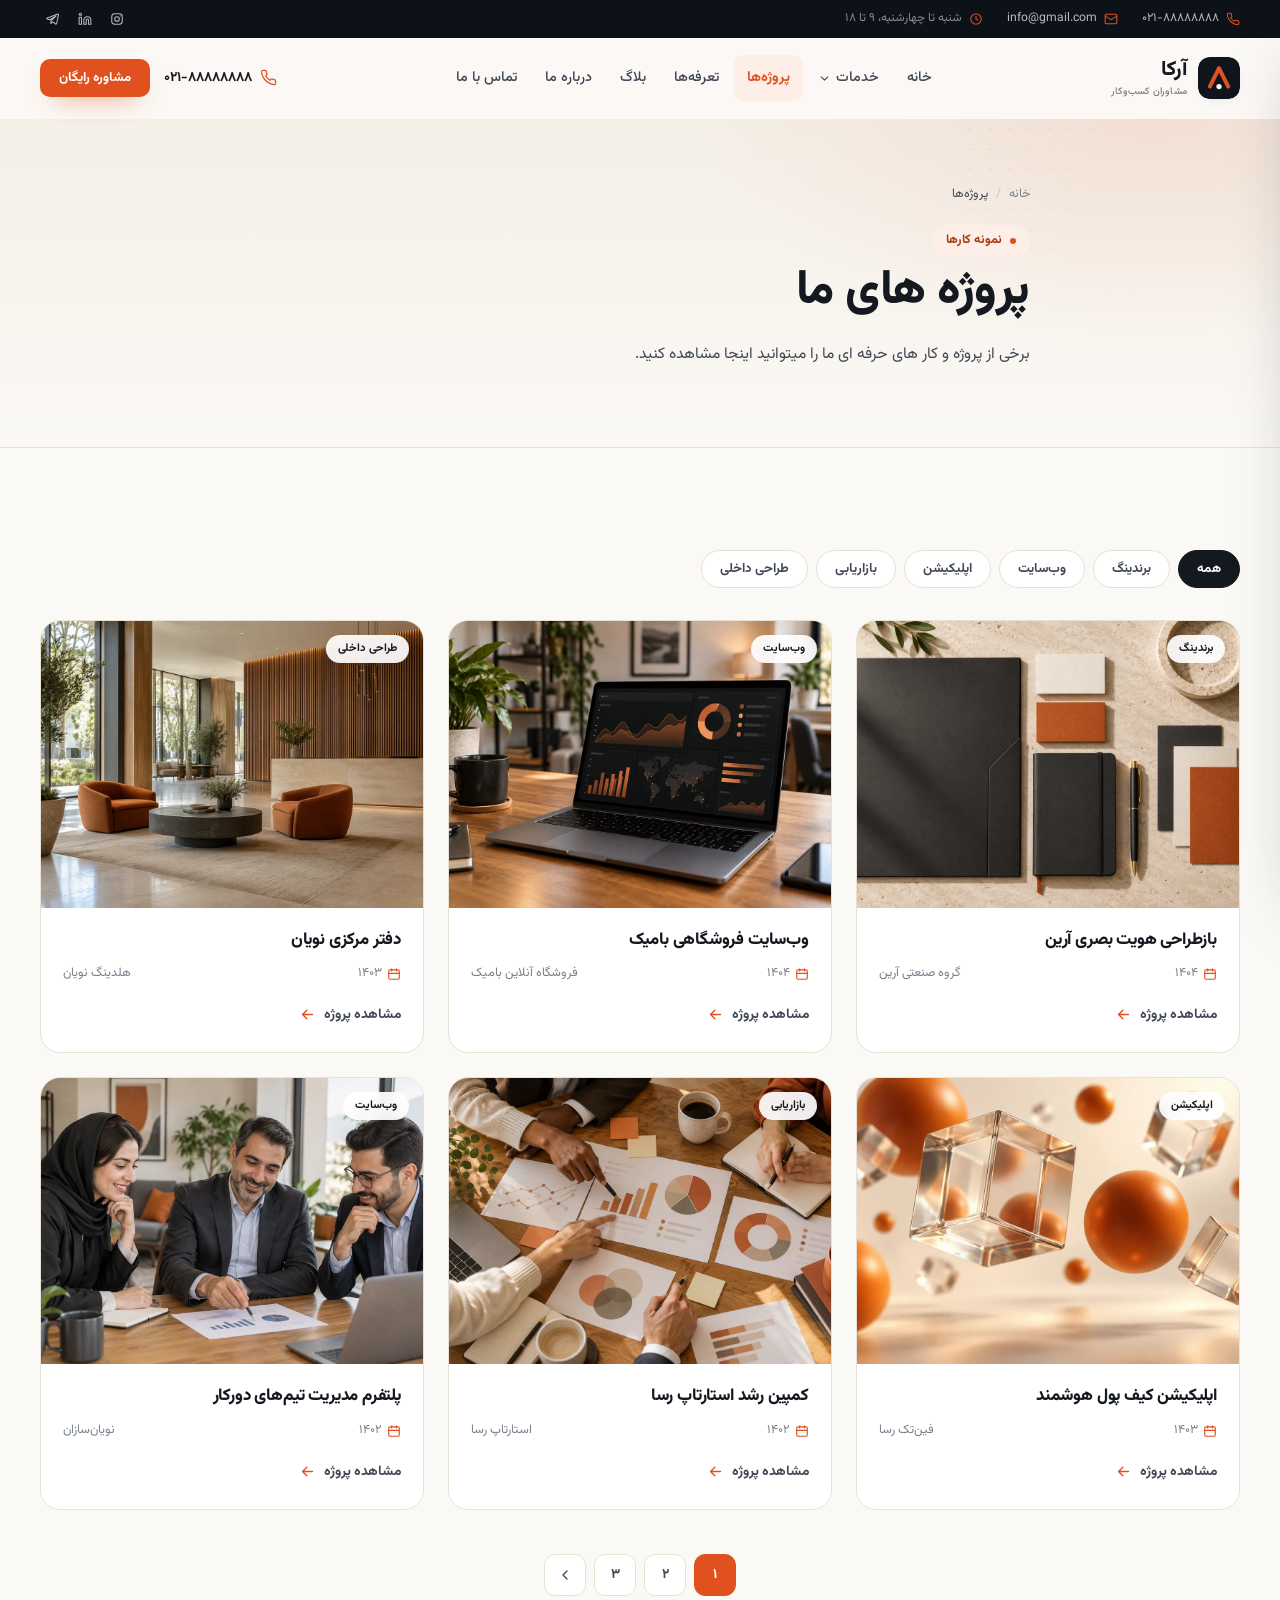
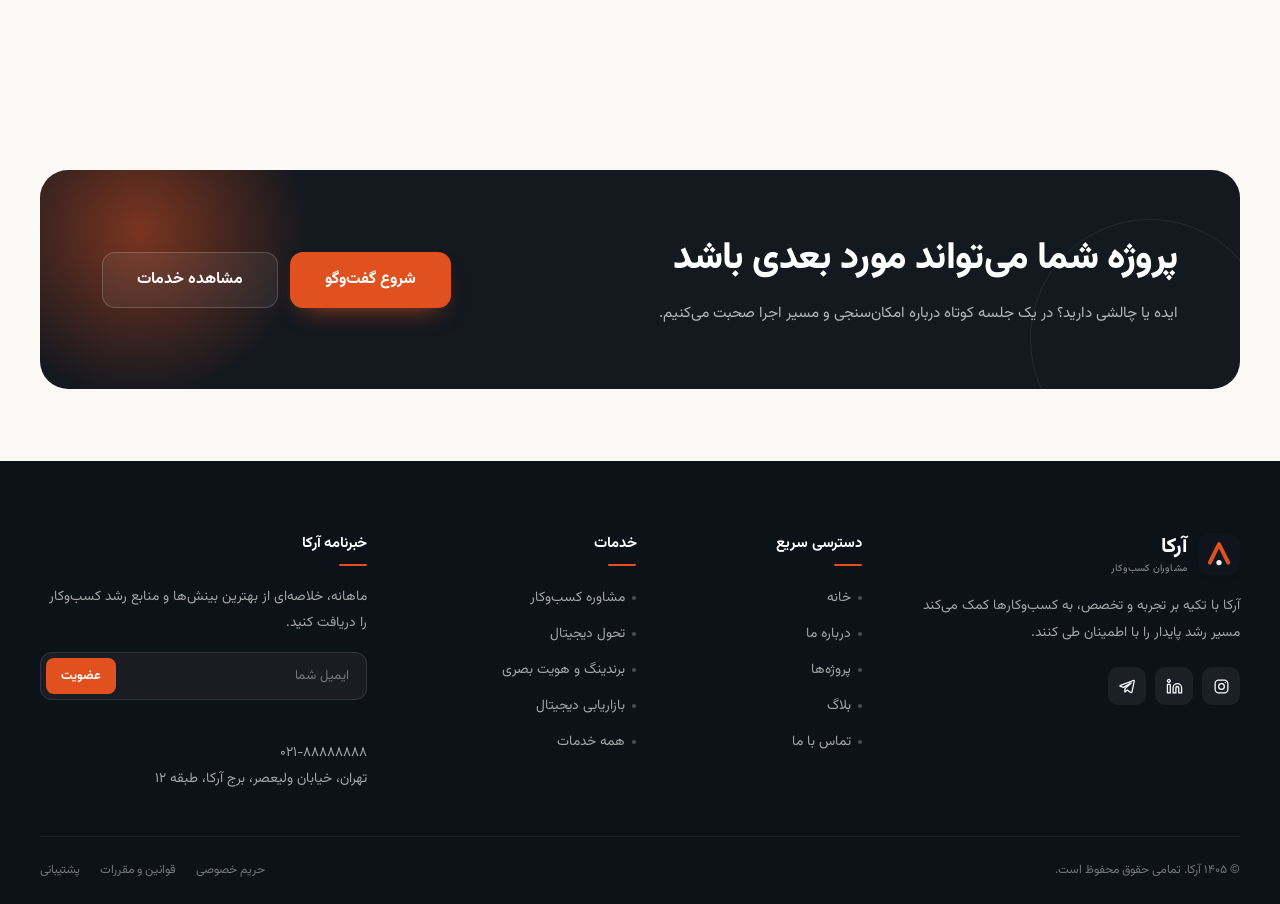
<file: projects.html>
<!DOCTYPE html>
<html lang="fa" dir="rtl">
<head>
  <meta charset="UTF-8">
  <meta name="viewport" content="width=device-width, initial-scale=1.0">
  <title>پروژه‌ها | آرکا</title>
  <meta name="description" content="نمونه‌کارهای آرکا در حوزه برندینگ، وب‌سایت، اپلیکیشن، بازاریابی و طراحی داخلی؛ هر پروژه با چالش، راهکار و نتیجه مشخص.">
  <meta name="theme-color" content="#0d1118">
  <meta property="og:type" content="website">
  <meta property="og:title" content="پروژه‌ها | آرکا">
  <meta property="og:description" content="نمونه‌کارهای آرکا در حوزه برندینگ، وب‌سایت، اپلیکیشن، بازاریابی و طراحی داخلی؛ هر پروژه با چالش، راهکار و نتیجه مشخص.">
  <meta property="og:image" content="assets/images/hero-team.webp">
  <link rel="icon" type="image/svg+xml" href="assets/images/favicon.svg">
  <link rel="preload" href="assets/fonts/Vazirmatn-Regular.woff2" as="font" type="font/woff2" crossorigin>
  <link rel="stylesheet" href="assets/css/style.css">
</head>
<body>
  <a class="skip-link" href="#main">رفتن به محتوای اصلی</a>

  <div class="topbar">
    <div class="container topbar-inner">
      <ul class="topbar-list">
        <li>
          <svg viewBox="0 0 24 24" fill="none" stroke="currentColor" stroke-width="1.8" stroke-linecap="round" stroke-linejoin="round" aria-hidden="true"><path d="M22 16.92v3a2 2 0 0 1-2.18 2 19.79 19.79 0 0 1-8.63-3.07 19.5 19.5 0 0 1-6-6A19.79 19.79 0 0 1 2.12 4.18 2 2 0 0 1 4.11 2h3a2 2 0 0 1 2 1.72c.13.96.36 1.9.7 2.81a2 2 0 0 1-.45 2.11L8.09 9.91a16 16 0 0 0 6 6l1.27-1.27a2 2 0 0 1 2.11-.45c.91.34 1.85.57 2.81.7A2 2 0 0 1 22 16.92z"/></svg>
          <a href="tel:+982188888888">۰۲۱-۸۸۸۸۸۸۸۸</a>
        </li>
        <li class="topbar-mail">
          <svg viewBox="0 0 24 24" fill="none" stroke="currentColor" stroke-width="1.8" stroke-linecap="round" stroke-linejoin="round" aria-hidden="true"><rect x="2" y="4" width="20" height="16" rx="2"/><path d="m22 7-10 6L2 7"/></svg>
          <a href="mailto:info@gmail.com">info@gmail.com</a>
        </li>
        <li class="topbar-note">
          <svg viewBox="0 0 24 24" fill="none" stroke="currentColor" stroke-width="1.8" stroke-linecap="round" stroke-linejoin="round" aria-hidden="true"><circle cx="12" cy="12" r="9"/><path d="M12 7v5l3 2"/></svg>
          <span>شنبه تا چهارشنبه، ۹ تا ۱۸</span>
        </li>
      </ul>
      <ul class="topbar-social">
        <li><a href="#" aria-label="اینستاگرام آرکا"><svg viewBox="0 0 24 24" fill="none" stroke="currentColor" stroke-width="1.8" stroke-linecap="round" stroke-linejoin="round" aria-hidden="true"><rect x="3" y="3" width="18" height="18" rx="5"/><circle cx="12" cy="12" r="4"/><circle cx="17.5" cy="6.5" r="1" fill="currentColor" stroke="none"/></svg></a></li>
        <li><a href="#" aria-label="لینکدین آرکا"><svg viewBox="0 0 24 24" fill="none" stroke="currentColor" stroke-width="1.8" stroke-linecap="round" stroke-linejoin="round" aria-hidden="true"><path d="M16 8a6 6 0 0 1 6 6v7h-4v-7a2 2 0 0 0-4 0v7h-4v-7a6 6 0 0 1 6-6z"/><rect x="2" y="9" width="4" height="12"/><circle cx="4" cy="4" r="2"/></svg></a></li>
        <li><a href="#" aria-label="تلگرام آرکا"><svg viewBox="0 0 24 24" fill="none" stroke="currentColor" stroke-width="1.8" stroke-linecap="round" stroke-linejoin="round" aria-hidden="true"><path d="m21.5 4.5-3.2 15.2c-.2 1-.9 1.3-1.8.8l-4.9-3.6-2.4 2.3c-.3.3-.5.5-1 .5l.3-4.7 8.6-7.8c.4-.3-.1-.5-.6-.2L6.6 13.2 2 11.8c-1-.3-1-1 .2-1.4l18-6.9c.8-.3 1.5.2 1.3 1z"/></svg></a></li>
      </ul>
    </div>
  </div>

  <header class="site-header">
    <div class="container header-inner">
      <a class="brand" href="index.html" aria-label="آرکا، صفحه اصلی">
        <svg class="brand-mark" viewBox="0 0 64 64" aria-hidden="true"><rect width="64" height="64" rx="16" fill="#10141c"/><path d="M18 45 32 17l14 28" fill="none" stroke="#e0511f" stroke-width="6" stroke-linecap="round" stroke-linejoin="round"/><circle cx="32" cy="45" r="4" fill="#fbf9f5"/></svg>
        <span class="brand-text">آرکا<small>مشاوران کسب‌وکار</small></span>
      </a>
      <nav class="main-nav" aria-label="منوی اصلی">
        <ul>
          <li><a class="nav-link" href="index.html">خانه</a></li>
          <li class="has-dropdown">
            <a class="nav-link" href="services.html">خدمات
              <svg viewBox="0 0 24 24" fill="none" stroke="currentColor" stroke-width="2" stroke-linecap="round" stroke-linejoin="round" aria-hidden="true"><path d="m6 9 6 6 6-6"/></svg>
            </a>
            <ul class="dropdown">
              <li><a href="service-details.html">مشاوره کسب‌وکار</a></li>
              <li><a href="service-details.html">تحول دیجیتال</a></li>
              <li><a href="service-details.html">برندینگ و طراحی</a></li>
              <li><a href="service-details.html">بازاریابی دیجیتال</a></li>
            </ul>
          </li>
          <li><a class="nav-link is-active" aria-current="page" href="projects.html">پروژه‌ها</a></li>
          <li><a class="nav-link" href="pricing.html">تعرفه‌ها</a></li>
          <li><a class="nav-link" href="blog.html">بلاگ</a></li>
          <li><a class="nav-link" href="about.html">درباره ما</a></li>
          <li><a class="nav-link" href="contact.html">تماس با ما</a></li>
        </ul>
      </nav>
      <div class="header-actions">
        <a class="header-phone" href="tel:+982188888888">
          <svg viewBox="0 0 24 24" fill="none" stroke="currentColor" stroke-width="1.8" stroke-linecap="round" stroke-linejoin="round" aria-hidden="true"><path d="M22 16.92v3a2 2 0 0 1-2.18 2 19.79 19.79 0 0 1-8.63-3.07 19.5 19.5 0 0 1-6-6A19.79 19.79 0 0 1 2.12 4.18 2 2 0 0 1 4.11 2h3a2 2 0 0 1 2 1.72c.13.96.36 1.9.7 2.81a2 2 0 0 1-.45 2.11L8.09 9.91a16 16 0 0 0 6 6l1.27-1.27a2 2 0 0 1 2.11-.45c.91.34 1.85.57 2.81.7A2 2 0 0 1 22 16.92z"/></svg>
          ۰۲۱-۸۸۸۸۸۸۸۸
        </a>
        <a class="btn btn-primary btn-sm" href="contact.html">مشاوره رایگان</a>
        <button class="nav-toggle" type="button" aria-label="باز کردن منو" aria-expanded="false" aria-controls="mobile-menu">
          <span></span><span></span><span></span>
        </button>
      </div>
    </div>
  </header>

  <div class="menu-overlay" data-menu-close></div>
  <div class="mobile-menu" id="mobile-menu" aria-hidden="true">
    <div class="mobile-menu-head">
      <a class="brand" href="index.html">
        <svg class="brand-mark" viewBox="0 0 64 64" aria-hidden="true"><rect width="64" height="64" rx="16" fill="#10141c"/><path d="M18 45 32 17l14 28" fill="none" stroke="#e0511f" stroke-width="6" stroke-linecap="round" stroke-linejoin="round"/><circle cx="32" cy="45" r="4" fill="#fbf9f5"/></svg>
        <span class="brand-text">آرکا<small>مشاوران کسب‌وکار</small></span>
      </a>
      <button class="menu-close" type="button" aria-label="بستن منو" data-menu-close>
        <svg viewBox="0 0 24 24" fill="none" stroke="currentColor" stroke-width="2" stroke-linecap="round" stroke-linejoin="round" aria-hidden="true"><path d="M18 6 6 18M6 6l12 12"/></svg>
      </button>
    </div>
    <nav class="mobile-nav" aria-label="منوی موبایل">
      <a href="index.html">خانه</a>
      <a href="services.html">خدمات</a>
      <ul class="mobile-sub">
        <li><a href="service-details.html">مشاوره کسب‌وکار</a></li>
        <li><a href="service-details.html">تحول دیجیتال</a></li>
        <li><a href="service-details.html">برندینگ و طراحی</a></li>
        <li><a href="service-details.html">بازاریابی دیجیتال</a></li>
      </ul>
      <a class="is-active" href="projects.html">پروژه‌ها</a>
      <a href="pricing.html">تعرفه‌ها</a>
      <a href="blog.html">بلاگ</a>
      <a href="about.html">درباره ما</a>
      <a href="contact.html">تماس با ما</a>
    </nav>
    <div class="mobile-menu-foot">
      <a class="btn btn-primary" href="contact.html">دریافت مشاوره رایگان</a>
      <div class="mobile-contact">
        <a href="tel:+982188888888">
          <svg viewBox="0 0 24 24" fill="none" stroke="currentColor" stroke-width="1.8" stroke-linecap="round" stroke-linejoin="round" aria-hidden="true"><path d="M22 16.92v3a2 2 0 0 1-2.18 2 19.79 19.79 0 0 1-8.63-3.07 19.5 19.5 0 0 1-6-6A19.79 19.79 0 0 1 2.12 4.18 2 2 0 0 1 4.11 2h3a2 2 0 0 1 2 1.72c.13.96.36 1.9.7 2.81a2 2 0 0 1-.45 2.11L8.09 9.91a16 16 0 0 0 6 6l1.27-1.27a2 2 0 0 1 2.11-.45c.91.34 1.85.57 2.81.7A2 2 0 0 1 22 16.92z"/></svg>
          ۰۲۱-۸۸۸۸۸۸۸۸
        </a>
        <a href="mailto:info@gmail.com">
          <svg viewBox="0 0 24 24" fill="none" stroke="currentColor" stroke-width="1.8" stroke-linecap="round" stroke-linejoin="round" aria-hidden="true"><rect x="2" y="4" width="20" height="16" rx="2"/><path d="m22 7-10 6L2 7"/></svg>
          info@gmail.com
        </a>
      </div>
    </div>
  </div>

  
<main id="main">
  <section class="page-hero">
    <div class="container page-hero-inner">
      <ul class="breadcrumb">
        <li><a href="index.html">خانه</a></li>
        <li><span aria-current="page">پروژه‌ها</span></li>
      </ul>
      <span class="eyebrow">نمونه کارها</span>
      <h1>پروژه های ما</h1>
      <p>برخی از پروژه و کار های حرفه ای ما را میتوانید اینجا مشاهده کنید.</p>
    </div>
  </section>

  <section class="section">
    <div class="container">
      <div class="filter-bar" data-filter-bar="#projects-grid" data-reveal>
        <button class="filter-btn is-active" type="button" data-filter="*">همه</button>
        <button class="filter-btn" type="button" data-filter="branding">برندینگ</button>
        <button class="filter-btn" type="button" data-filter="web">وب‌سایت</button>
        <button class="filter-btn" type="button" data-filter="app">اپلیکیشن</button>
        <button class="filter-btn" type="button" data-filter="marketing">بازاریابی</button>
        <button class="filter-btn" type="button" data-filter="interior">طراحی داخلی</button>
      </div>

      <div class="projects-grid" id="projects-grid">
        <a class="project-card" href="project-details.html" data-category="branding">
          <div class="project-media">
            <span class="project-cat">برندینگ</span>
            <img src="assets/images/project-brand.webp" alt="بازطراحی هویت بصری آرین" width="1200" height="800" loading="lazy">
          </div>
          <div class="project-body">
            <h3>بازطراحی هویت بصری آرین</h3>
            <div class="project-meta">
              <span>
                <svg viewBox="0 0 24 24" fill="none" stroke="currentColor" stroke-width="2" stroke-linecap="round" stroke-linejoin="round" aria-hidden="true"><rect x="3" y="5" width="18" height="16" rx="2"/><path d="M16 3v4M8 3v4M3 11h18"/></svg>
                ۱۴۰۴
              </span>
              <span>گروه صنعتی آرین</span>
            </div>
            <span class="link-more">مشاهده پروژه
              <svg class="arrow" viewBox="0 0 24 24" fill="none" stroke="currentColor" stroke-width="2" stroke-linecap="round" stroke-linejoin="round" aria-hidden="true"><path d="M19 12H5m6-6-6 6 6 6"/></svg>
            </span>
          </div>
        </a>

        <a class="project-card" href="project-details.html" data-category="web">
          <div class="project-media">
            <span class="project-cat">وب‌سایت</span>
            <img src="assets/images/project-app.webp" alt="وب‌سایت فروشگاهی بامیک" width="1200" height="800" loading="lazy">
          </div>
          <div class="project-body">
            <h3>وب‌سایت فروشگاهی بامیک</h3>
            <div class="project-meta">
              <span>
                <svg viewBox="0 0 24 24" fill="none" stroke="currentColor" stroke-width="2" stroke-linecap="round" stroke-linejoin="round" aria-hidden="true"><rect x="3" y="5" width="18" height="16" rx="2"/><path d="M16 3v4M8 3v4M3 11h18"/></svg>
                ۱۴۰۴
              </span>
              <span>فروشگاه آنلاین بامیک</span>
            </div>
            <span class="link-more">مشاهده پروژه
              <svg class="arrow" viewBox="0 0 24 24" fill="none" stroke="currentColor" stroke-width="2" stroke-linecap="round" stroke-linejoin="round" aria-hidden="true"><path d="M19 12H5m6-6-6 6 6 6"/></svg>
            </span>
          </div>
        </a>

        <a class="project-card" href="project-details.html" data-category="interior">
          <div class="project-media">
            <span class="project-cat">طراحی داخلی</span>
            <img src="assets/images/project-interior.webp" alt="دفتر مرکزی نویان" width="1200" height="800" loading="lazy">
          </div>
          <div class="project-body">
            <h3>دفتر مرکزی نویان</h3>
            <div class="project-meta">
              <span>
                <svg viewBox="0 0 24 24" fill="none" stroke="currentColor" stroke-width="2" stroke-linecap="round" stroke-linejoin="round" aria-hidden="true"><rect x="3" y="5" width="18" height="16" rx="2"/><path d="M16 3v4M8 3v4M3 11h18"/></svg>
                ۱۴۰۳
              </span>
              <span>هلدینگ نویان</span>
            </div>
            <span class="link-more">مشاهده پروژه
              <svg class="arrow" viewBox="0 0 24 24" fill="none" stroke="currentColor" stroke-width="2" stroke-linecap="round" stroke-linejoin="round" aria-hidden="true"><path d="M19 12H5m6-6-6 6 6 6"/></svg>
            </span>
          </div>
        </a>

        <a class="project-card" href="project-details.html" data-category="app">
          <div class="project-media">
            <span class="project-cat">اپلیکیشن</span>
            <img src="assets/images/blog-tech.webp" alt="اپلیکیشن کیف پول هوشمند" width="1200" height="800" loading="lazy">
          </div>
          <div class="project-body">
            <h3>اپلیکیشن کیف پول هوشمند</h3>
            <div class="project-meta">
              <span>
                <svg viewBox="0 0 24 24" fill="none" stroke="currentColor" stroke-width="2" stroke-linecap="round" stroke-linejoin="round" aria-hidden="true"><rect x="3" y="5" width="18" height="16" rx="2"/><path d="M16 3v4M8 3v4M3 11h18"/></svg>
                ۱۴۰۳
              </span>
              <span>فین‌تک رسا</span>
            </div>
            <span class="link-more">مشاهده پروژه
              <svg class="arrow" viewBox="0 0 24 24" fill="none" stroke="currentColor" stroke-width="2" stroke-linecap="round" stroke-linejoin="round" aria-hidden="true"><path d="M19 12H5m6-6-6 6 6 6"/></svg>
            </span>
          </div>
        </a>

        <a class="project-card" href="project-details.html" data-category="marketing">
          <div class="project-media">
            <span class="project-cat">بازاریابی</span>
            <img src="assets/images/blog-strategy.webp" alt="کمپین رشد استارتاپ رسا" width="1200" height="800" loading="lazy">
          </div>
          <div class="project-body">
            <h3>کمپین رشد استارتاپ رسا</h3>
            <div class="project-meta">
              <span>
                <svg viewBox="0 0 24 24" fill="none" stroke="currentColor" stroke-width="2" stroke-linecap="round" stroke-linejoin="round" aria-hidden="true"><rect x="3" y="5" width="18" height="16" rx="2"/><path d="M16 3v4M8 3v4M3 11h18"/></svg>
                ۱۴۰۲
              </span>
              <span>استارتاپ رسا</span>
            </div>
            <span class="link-more">مشاهده پروژه
              <svg class="arrow" viewBox="0 0 24 24" fill="none" stroke="currentColor" stroke-width="2" stroke-linecap="round" stroke-linejoin="round" aria-hidden="true"><path d="M19 12H5m6-6-6 6 6 6"/></svg>
            </span>
          </div>
        </a>

        <a class="project-card" href="project-details.html" data-category="web">
          <div class="project-media">
            <span class="project-cat">وب‌سایت</span>
            <img src="assets/images/about-team.webp" alt="پلتفرم مدیریت تیم‌های دورکار" width="1200" height="800" loading="lazy">
          </div>
          <div class="project-body">
            <h3>پلتفرم مدیریت تیم‌های دورکار</h3>
            <div class="project-meta">
              <span>
                <svg viewBox="0 0 24 24" fill="none" stroke="currentColor" stroke-width="2" stroke-linecap="round" stroke-linejoin="round" aria-hidden="true"><rect x="3" y="5" width="18" height="16" rx="2"/><path d="M16 3v4M8 3v4M3 11h18"/></svg>
                ۱۴۰۲
              </span>
              <span>نویان‌سازان</span>
            </div>
            <span class="link-more">مشاهده پروژه
              <svg class="arrow" viewBox="0 0 24 24" fill="none" stroke="currentColor" stroke-width="2" stroke-linecap="round" stroke-linejoin="round" aria-hidden="true"><path d="M19 12H5m6-6-6 6 6 6"/></svg>
            </span>
          </div>
        </a>
      </div>

      <nav class="pagination" aria-label="صفحه‌بندی پروژه‌ها">
        <a class="page-link is-active" href="projects.html" aria-current="page">۱</a>
        <a class="page-link" href="projects.html">۲</a>
        <a class="page-link" href="projects.html">۳</a>
        <a class="page-link" href="projects.html" aria-label="صفحه بعدی">
          <svg viewBox="0 0 24 24" fill="none" stroke="currentColor" stroke-width="2" stroke-linecap="round" stroke-linejoin="round" aria-hidden="true"><path d="m15 18-6-6 6-6"/></svg>
        </a>
      </nav>
    </div>
  </section>

  <section class="section--tight">
    <div class="container">
      <div class="cta-box" data-reveal>
        <div class="cta-content">
          <h2>پروژه شما می‌تواند مورد بعدی باشد</h2>
          <p>ایده یا چالشی دارید؟ در یک جلسه کوتاه درباره امکان‌سنجی و مسیر اجرا صحبت می‌کنیم.</p>
        </div>
        <div class="cta-actions">
          <a class="btn btn-primary btn-lg" href="contact.html">شروع گفت‌وگو</a>
          <a class="btn btn-ghost btn-lg" href="services.html">مشاهده خدمات</a>
        </div>
      </div>
    </div>
  </section>
</main>


  <footer class="site-footer">
    <div class="container">
      <div class="footer-grid">
        <div class="footer-brand">
          <a class="brand" href="index.html" aria-label="آرکا، صفحه اصلی">
            <svg class="brand-mark" viewBox="0 0 64 64" aria-hidden="true"><rect width="64" height="64" rx="16" fill="#10141c"/><path d="M18 45 32 17l14 28" fill="none" stroke="#e0511f" stroke-width="6" stroke-linecap="round" stroke-linejoin="round"/><circle cx="32" cy="45" r="4" fill="#fbf9f5"/></svg>
            <span class="brand-text">آرکا<small>مشاوران کسب‌وکار</small></span>
          </a>
          <p>آرکا با تکیه بر تجربه و تخصص، به کسب‌وکارها کمک می‌کند مسیر رشد پایدار را با اطمینان طی کنند.</p>
          <div class="socials">
            <a href="#" aria-label="اینستاگرام آرکا"><svg viewBox="0 0 24 24" fill="none" stroke="currentColor" stroke-width="1.8" stroke-linecap="round" stroke-linejoin="round" aria-hidden="true"><rect x="3" y="3" width="18" height="18" rx="5"/><circle cx="12" cy="12" r="4"/><circle cx="17.5" cy="6.5" r="1" fill="currentColor" stroke="none"/></svg></a>
            <a href="#" aria-label="لینکدین آرکا"><svg viewBox="0 0 24 24" fill="none" stroke="currentColor" stroke-width="1.8" stroke-linecap="round" stroke-linejoin="round" aria-hidden="true"><path d="M16 8a6 6 0 0 1 6 6v7h-4v-7a2 2 0 0 0-4 0v7h-4v-7a6 6 0 0 1 6-6z"/><rect x="2" y="9" width="4" height="12"/><circle cx="4" cy="4" r="2"/></svg></a>
            <a href="#" aria-label="تلگرام آرکا"><svg viewBox="0 0 24 24" fill="none" stroke="currentColor" stroke-width="1.8" stroke-linecap="round" stroke-linejoin="round" aria-hidden="true"><path d="m21.5 4.5-3.2 15.2c-.2 1-.9 1.3-1.8.8l-4.9-3.6-2.4 2.3c-.3.3-.5.5-1 .5l.3-4.7 8.6-7.8c.4-.3-.1-.5-.6-.2L6.6 13.2 2 11.8c-1-.3-1-1 .2-1.4l18-6.9c.8-.3 1.5.2 1.3 1z"/></svg></a>
          </div>
        </div>
        <div>
          <h3 class="footer-title">دسترسی سریع</h3>
          <ul class="footer-links">
            <li><a href="index.html">خانه</a></li>
            <li><a href="about.html">درباره ما</a></li>
            <li><a href="projects.html">پروژه‌ها</a></li>
            <li><a href="blog.html">بلاگ</a></li>
            <li><a href="contact.html">تماس با ما</a></li>
          </ul>
        </div>
        <div>
          <h3 class="footer-title">خدمات</h3>
          <ul class="footer-links">
            <li><a href="service-details.html">مشاوره کسب‌وکار</a></li>
            <li><a href="service-details.html">تحول دیجیتال</a></li>
            <li><a href="service-details.html">برندینگ و هویت بصری</a></li>
            <li><a href="service-details.html">بازاریابی دیجیتال</a></li>
            <li><a href="services.html">همه خدمات</a></li>
          </ul>
        </div>
        <div class="footer-news">
          <h3 class="footer-title">خبرنامه آرکا</h3>
          <p>ماهانه، خلاصه‌ای از بهترین بینش‌ها و منابع رشد کسب‌وکار را دریافت کنید.</p>
          <form class="newsletter" data-newsletter novalidate>
            <label class="visually-hidden" for="newsletter-email">ایمیل شما</label>
            <input id="newsletter-email" type="email" placeholder="ایمیل شما" autocomplete="email" required>
            <button type="submit">عضویت</button>
          </form>
          <p class="newsletter-msg" aria-live="polite"></p>
          <p style="margin-top:14px">۰۲۱-۸۸۸۸۸۸۸۸<br>تهران، خیابان ولیعصر، برج آرکا، طبقه ۱۲</p>
        </div>
      </div>
      <div class="footer-bottom">
        <p>© <span data-year>۱۴۰۵</span> آرکا. تمامی حقوق محفوظ است.</p>
        <ul>
          <li><a href="#">حریم خصوصی</a></li>
          <li><a href="#">قوانین و مقررات</a></li>
          <li><a href="contact.html">پشتیبانی</a></li>
        </ul>
      </div>
    </div>
  </footer>

  <button class="to-top" type="button" aria-label="رفتن به بالای صفحه">
    <svg viewBox="0 0 24 24" fill="none" stroke="currentColor" stroke-width="2" stroke-linecap="round" stroke-linejoin="round" aria-hidden="true"><path d="M12 19V5m-7 7 7-7 7 7"/></svg>
  </button>

  <script src="assets/js/main.js"></script>
</body>
</html>
</file>
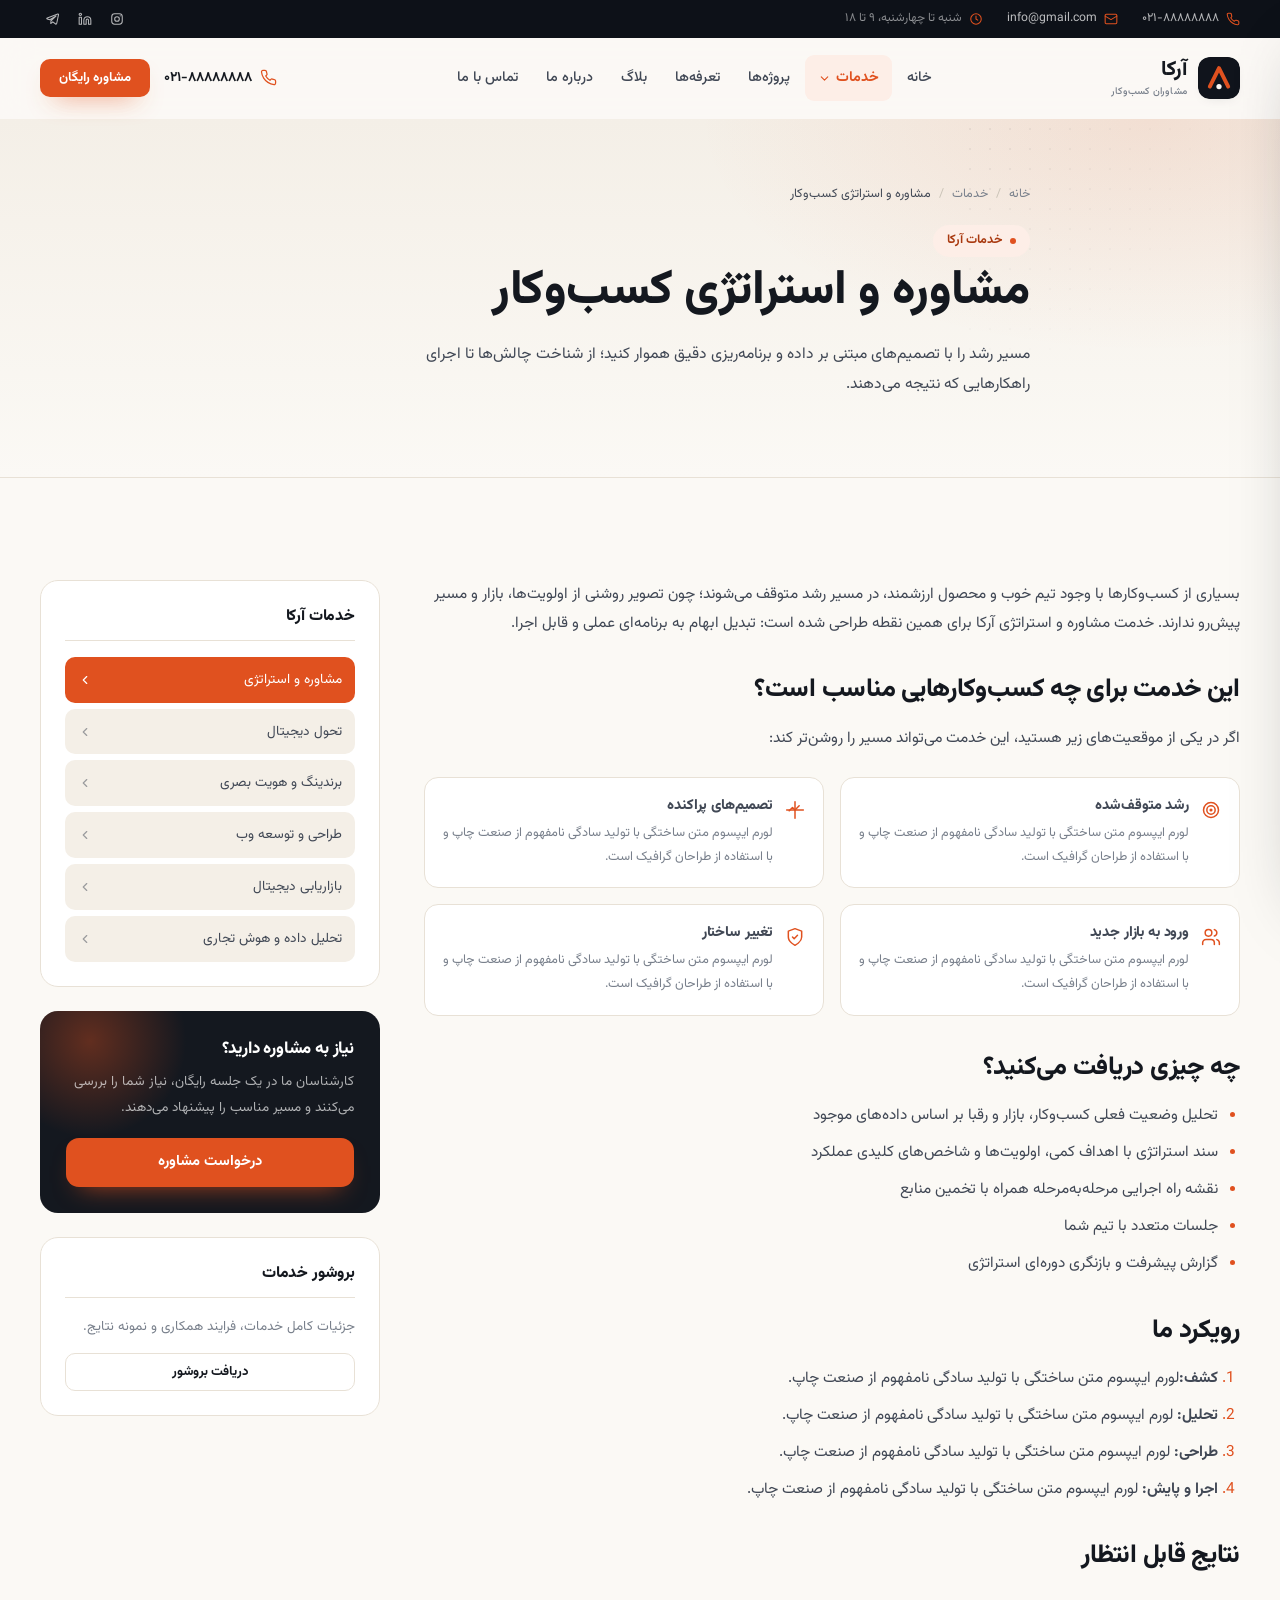
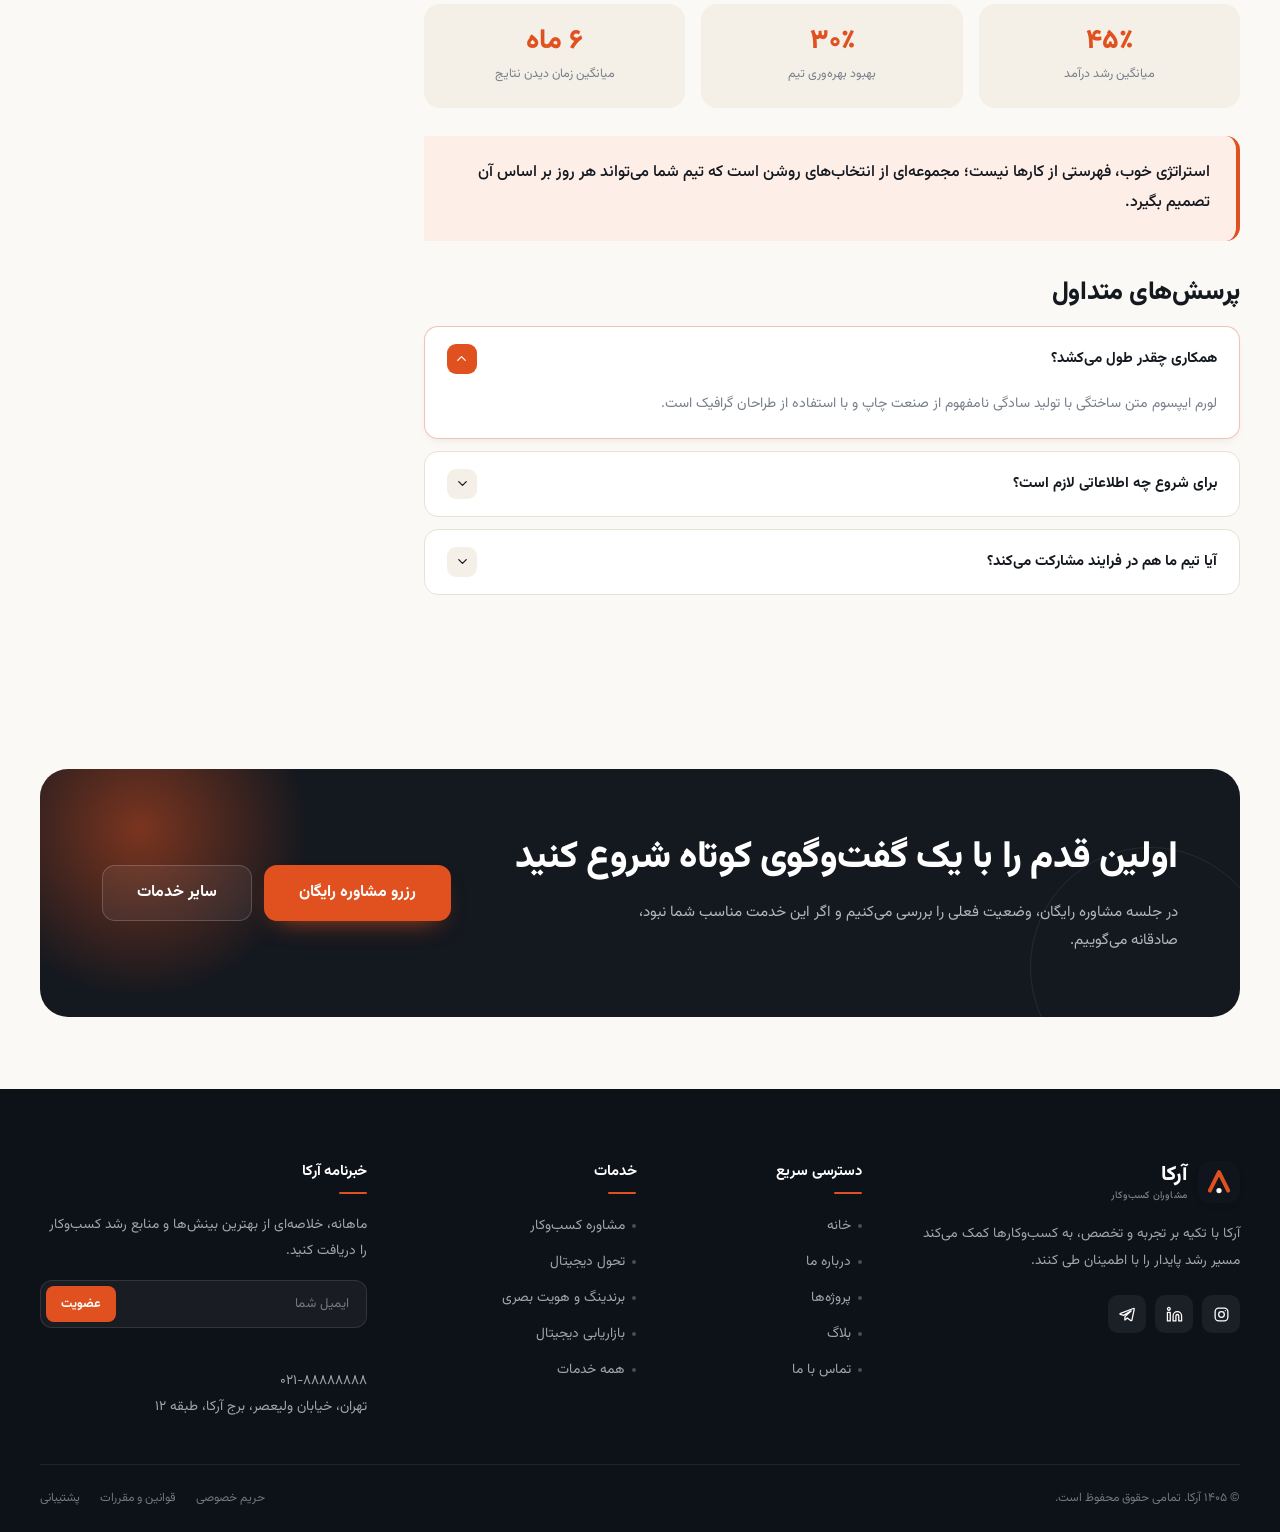
<file: service-details.html>
<!DOCTYPE html>
<html lang="fa" dir="rtl">
<head>
  <meta charset="UTF-8">
  <meta name="viewport" content="width=device-width, initial-scale=1.0">
  <title>مشاوره و استراتژی کسب‌وکار | آرکا</title>
  <meta name="description" content="خدمت مشاوره و استراتژی کسب‌وکار آرکا: تحلیل وضعیت، تدوین نقشه راه رشد و همراهی در اجرا با اهداف قابل اندازه‌گیری.">
  <meta name="theme-color" content="#0d1118">
  <meta property="og:type" content="website">
  <meta property="og:title" content="مشاوره و استراتژی کسب‌وکار | آرکا">
  <meta property="og:description" content="خدمت مشاوره و استراتژی کسب‌وکار آرکا: تحلیل وضعیت، تدوین نقشه راه رشد و همراهی در اجرا با اهداف قابل اندازه‌گیری.">
  <meta property="og:image" content="assets/images/hero-team.webp">
  <link rel="icon" type="image/svg+xml" href="assets/images/favicon.svg">
  <link rel="preload" href="assets/fonts/Vazirmatn-Regular.woff2" as="font" type="font/woff2" crossorigin>
  <link rel="stylesheet" href="assets/css/style.css">
</head>
<body>
  <a class="skip-link" href="#main">رفتن به محتوای اصلی</a>

  <div class="topbar">
    <div class="container topbar-inner">
      <ul class="topbar-list">
        <li>
          <svg viewBox="0 0 24 24" fill="none" stroke="currentColor" stroke-width="1.8" stroke-linecap="round" stroke-linejoin="round" aria-hidden="true"><path d="M22 16.92v3a2 2 0 0 1-2.18 2 19.79 19.79 0 0 1-8.63-3.07 19.5 19.5 0 0 1-6-6A19.79 19.79 0 0 1 2.12 4.18 2 2 0 0 1 4.11 2h3a2 2 0 0 1 2 1.72c.13.96.36 1.9.7 2.81a2 2 0 0 1-.45 2.11L8.09 9.91a16 16 0 0 0 6 6l1.27-1.27a2 2 0 0 1 2.11-.45c.91.34 1.85.57 2.81.7A2 2 0 0 1 22 16.92z"/></svg>
          <a href="tel:+982188888888">۰۲۱-۸۸۸۸۸۸۸۸</a>
        </li>
        <li class="topbar-mail">
          <svg viewBox="0 0 24 24" fill="none" stroke="currentColor" stroke-width="1.8" stroke-linecap="round" stroke-linejoin="round" aria-hidden="true"><rect x="2" y="4" width="20" height="16" rx="2"/><path d="m22 7-10 6L2 7"/></svg>
          <a href="mailto:info@gmail.com">info@gmail.com</a>
        </li>
        <li class="topbar-note">
          <svg viewBox="0 0 24 24" fill="none" stroke="currentColor" stroke-width="1.8" stroke-linecap="round" stroke-linejoin="round" aria-hidden="true"><circle cx="12" cy="12" r="9"/><path d="M12 7v5l3 2"/></svg>
          <span>شنبه تا چهارشنبه، ۹ تا ۱۸</span>
        </li>
      </ul>
      <ul class="topbar-social">
        <li><a href="#" aria-label="اینستاگرام آرکا"><svg viewBox="0 0 24 24" fill="none" stroke="currentColor" stroke-width="1.8" stroke-linecap="round" stroke-linejoin="round" aria-hidden="true"><rect x="3" y="3" width="18" height="18" rx="5"/><circle cx="12" cy="12" r="4"/><circle cx="17.5" cy="6.5" r="1" fill="currentColor" stroke="none"/></svg></a></li>
        <li><a href="#" aria-label="لینکدین آرکا"><svg viewBox="0 0 24 24" fill="none" stroke="currentColor" stroke-width="1.8" stroke-linecap="round" stroke-linejoin="round" aria-hidden="true"><path d="M16 8a6 6 0 0 1 6 6v7h-4v-7a2 2 0 0 0-4 0v7h-4v-7a6 6 0 0 1 6-6z"/><rect x="2" y="9" width="4" height="12"/><circle cx="4" cy="4" r="2"/></svg></a></li>
        <li><a href="#" aria-label="تلگرام آرکا"><svg viewBox="0 0 24 24" fill="none" stroke="currentColor" stroke-width="1.8" stroke-linecap="round" stroke-linejoin="round" aria-hidden="true"><path d="m21.5 4.5-3.2 15.2c-.2 1-.9 1.3-1.8.8l-4.9-3.6-2.4 2.3c-.3.3-.5.5-1 .5l.3-4.7 8.6-7.8c.4-.3-.1-.5-.6-.2L6.6 13.2 2 11.8c-1-.3-1-1 .2-1.4l18-6.9c.8-.3 1.5.2 1.3 1z"/></svg></a></li>
      </ul>
    </div>
  </div>

  <header class="site-header">
    <div class="container header-inner">
      <a class="brand" href="index.html" aria-label="آرکا، صفحه اصلی">
        <svg class="brand-mark" viewBox="0 0 64 64" aria-hidden="true"><rect width="64" height="64" rx="16" fill="#10141c"/><path d="M18 45 32 17l14 28" fill="none" stroke="#e0511f" stroke-width="6" stroke-linecap="round" stroke-linejoin="round"/><circle cx="32" cy="45" r="4" fill="#fbf9f5"/></svg>
        <span class="brand-text">آرکا<small>مشاوران کسب‌وکار</small></span>
      </a>
      <nav class="main-nav" aria-label="منوی اصلی">
        <ul>
          <li><a class="nav-link" href="index.html">خانه</a></li>
          <li class="has-dropdown">
            <a class="nav-link is-active" aria-current="page" href="services.html">خدمات
              <svg viewBox="0 0 24 24" fill="none" stroke="currentColor" stroke-width="2" stroke-linecap="round" stroke-linejoin="round" aria-hidden="true"><path d="m6 9 6 6 6-6"/></svg>
            </a>
            <ul class="dropdown">
              <li><a href="service-details.html">مشاوره کسب‌وکار</a></li>
              <li><a href="service-details.html">تحول دیجیتال</a></li>
              <li><a href="service-details.html">برندینگ و طراحی</a></li>
              <li><a href="service-details.html">بازاریابی دیجیتال</a></li>
            </ul>
          </li>
          <li><a class="nav-link" href="projects.html">پروژه‌ها</a></li>
          <li><a class="nav-link" href="pricing.html">تعرفه‌ها</a></li>
          <li><a class="nav-link" href="blog.html">بلاگ</a></li>
          <li><a class="nav-link" href="about.html">درباره ما</a></li>
          <li><a class="nav-link" href="contact.html">تماس با ما</a></li>
        </ul>
      </nav>
      <div class="header-actions">
        <a class="header-phone" href="tel:+982188888888">
          <svg viewBox="0 0 24 24" fill="none" stroke="currentColor" stroke-width="1.8" stroke-linecap="round" stroke-linejoin="round" aria-hidden="true"><path d="M22 16.92v3a2 2 0 0 1-2.18 2 19.79 19.79 0 0 1-8.63-3.07 19.5 19.5 0 0 1-6-6A19.79 19.79 0 0 1 2.12 4.18 2 2 0 0 1 4.11 2h3a2 2 0 0 1 2 1.72c.13.96.36 1.9.7 2.81a2 2 0 0 1-.45 2.11L8.09 9.91a16 16 0 0 0 6 6l1.27-1.27a2 2 0 0 1 2.11-.45c.91.34 1.85.57 2.81.7A2 2 0 0 1 22 16.92z"/></svg>
          ۰۲۱-۸۸۸۸۸۸۸۸
        </a>
        <a class="btn btn-primary btn-sm" href="contact.html">مشاوره رایگان</a>
        <button class="nav-toggle" type="button" aria-label="باز کردن منو" aria-expanded="false" aria-controls="mobile-menu">
          <span></span><span></span><span></span>
        </button>
      </div>
    </div>
  </header>

  <div class="menu-overlay" data-menu-close></div>
  <div class="mobile-menu" id="mobile-menu" aria-hidden="true">
    <div class="mobile-menu-head">
      <a class="brand" href="index.html">
        <svg class="brand-mark" viewBox="0 0 64 64" aria-hidden="true"><rect width="64" height="64" rx="16" fill="#10141c"/><path d="M18 45 32 17l14 28" fill="none" stroke="#e0511f" stroke-width="6" stroke-linecap="round" stroke-linejoin="round"/><circle cx="32" cy="45" r="4" fill="#fbf9f5"/></svg>
        <span class="brand-text">آرکا<small>مشاوران کسب‌وکار</small></span>
      </a>
      <button class="menu-close" type="button" aria-label="بستن منو" data-menu-close>
        <svg viewBox="0 0 24 24" fill="none" stroke="currentColor" stroke-width="2" stroke-linecap="round" stroke-linejoin="round" aria-hidden="true"><path d="M18 6 6 18M6 6l12 12"/></svg>
      </button>
    </div>
    <nav class="mobile-nav" aria-label="منوی موبایل">
      <a href="index.html">خانه</a>
      <a class="is-active" href="services.html">خدمات</a>
      <ul class="mobile-sub">
        <li><a href="service-details.html">مشاوره کسب‌وکار</a></li>
        <li><a href="service-details.html">تحول دیجیتال</a></li>
        <li><a href="service-details.html">برندینگ و طراحی</a></li>
        <li><a href="service-details.html">بازاریابی دیجیتال</a></li>
      </ul>
      <a href="projects.html">پروژه‌ها</a>
      <a href="pricing.html">تعرفه‌ها</a>
      <a href="blog.html">بلاگ</a>
      <a href="about.html">درباره ما</a>
      <a href="contact.html">تماس با ما</a>
    </nav>
    <div class="mobile-menu-foot">
      <a class="btn btn-primary" href="contact.html">دریافت مشاوره رایگان</a>
      <div class="mobile-contact">
        <a href="tel:+982188888888">
          <svg viewBox="0 0 24 24" fill="none" stroke="currentColor" stroke-width="1.8" stroke-linecap="round" stroke-linejoin="round" aria-hidden="true"><path d="M22 16.92v3a2 2 0 0 1-2.18 2 19.79 19.79 0 0 1-8.63-3.07 19.5 19.5 0 0 1-6-6A19.79 19.79 0 0 1 2.12 4.18 2 2 0 0 1 4.11 2h3a2 2 0 0 1 2 1.72c.13.96.36 1.9.7 2.81a2 2 0 0 1-.45 2.11L8.09 9.91a16 16 0 0 0 6 6l1.27-1.27a2 2 0 0 1 2.11-.45c.91.34 1.85.57 2.81.7A2 2 0 0 1 22 16.92z"/></svg>
          ۰۲۱-۸۸۸۸۸۸۸۸
        </a>
        <a href="mailto:info@gmail.com">
          <svg viewBox="0 0 24 24" fill="none" stroke="currentColor" stroke-width="1.8" stroke-linecap="round" stroke-linejoin="round" aria-hidden="true"><rect x="2" y="4" width="20" height="16" rx="2"/><path d="m22 7-10 6L2 7"/></svg>
          info@gmail.com
        </a>
      </div>
    </div>
  </div>

  
<main id="main">
  <section class="page-hero">
    <div class="container page-hero-inner">
      <ul class="breadcrumb">
        <li><a href="index.html">خانه</a></li>
        <li><a href="services.html">خدمات</a></li>
        <li><span aria-current="page">مشاوره و استراتژی کسب‌وکار</span></li>
      </ul>
      <span class="eyebrow">خدمات آرکا</span>
      <h1>مشاوره و استراتژی کسب‌وکار</h1>
      <p>مسیر رشد را با تصمیم‌های مبتنی بر داده و برنامه‌ریزی دقیق هموار کنید؛ از شناخت چالش‌ها تا اجرای راهکارهایی که نتیجه می‌دهند.</p>
    </div>
  </section>

  <section class="section">
    <div class="container layout-with-sidebar">
      <article class="prose" data-reveal>
        <p>بسیاری از کسب‌وکارها با وجود تیم خوب و محصول ارزشمند، در مسیر رشد متوقف می‌شوند؛ چون تصویر روشنی از اولویت‌ها، بازار و مسیر پیش‌رو ندارند. خدمت مشاوره و استراتژی آرکا برای همین نقطه طراحی شده است: تبدیل ابهام به برنامه‌ای عملی و قابل اجرا.</p>

        <h2>این خدمت برای چه کسب‌وکارهایی مناسب است؟</h2>
        <p>اگر در یکی از موقعیت‌های زیر هستید، این خدمت می‌تواند مسیر را روشن‌تر کند:</p>
        <div class="benefit-grid">
          <div class="benefit-item">
            <svg viewBox="0 0 24 24" fill="none" stroke="currentColor" stroke-width="1.8" stroke-linecap="round" stroke-linejoin="round" aria-hidden="true"><circle cx="12" cy="12" r="9"/><circle cx="12" cy="12" r="5"/><circle cx="12" cy="12" r="1"/></svg>
            <div>
              <h4>رشد متوقف‌شده</h4>
              <p>لورم ایپسوم متن ساختگی با تولید سادگی نامفهوم از صنعت چاپ و با استفاده از طراحان گرافیک است.</p>
            </div>
          </div>
          <div class="benefit-item">
            <svg viewBox="0 0 24 24" fill="none" stroke="currentColor" stroke-width="1.8" stroke-linecap="round" stroke-linejoin="round" aria-hidden="true"><path d="M12 2v20M2 12h20"/><path d="m17 7-5 5-3-3-4 4"/></svg>
            <div>
              <h4>تصمیم‌های پراکنده</h4>
              <p>لورم ایپسوم متن ساختگی با تولید سادگی نامفهوم از صنعت چاپ و با استفاده از طراحان گرافیک است.</p>
            </div>
          </div>
          <div class="benefit-item">
            <svg viewBox="0 0 24 24" fill="none" stroke="currentColor" stroke-width="1.8" stroke-linecap="round" stroke-linejoin="round" aria-hidden="true"><path d="M16 21v-2a4 4 0 0 0-4-4H6a4 4 0 0 0-4 4v2"/><circle cx="9" cy="7" r="4"/><path d="M22 21v-2a4 4 0 0 0-3-3.87M16 3.13a4 4 0 0 1 0 7.75"/></svg>
            <div>
              <h4>ورود به بازار جدید</h4>
              <p>لورم ایپسوم متن ساختگی با تولید سادگی نامفهوم از صنعت چاپ و با استفاده از طراحان گرافیک است.</p>
            </div>
          </div>
          <div class="benefit-item">
            <svg viewBox="0 0 24 24" fill="none" stroke="currentColor" stroke-width="1.8" stroke-linecap="round" stroke-linejoin="round" aria-hidden="true"><path d="M12 22s8-4 8-10V5l-8-3-8 3v7c0 6 8 10 8 10Z"/><path d="m9 12 2 2 4-4"/></svg>
            <div>
              <h4>تغییر ساختار</h4>
              <p>لورم ایپسوم متن ساختگی با تولید سادگی نامفهوم از صنعت چاپ و با استفاده از طراحان گرافیک است.</p>
            </div>
          </div>
        </div>

        <h2>چه چیزی دریافت می‌کنید؟</h2>
        <ul>
          <li>تحلیل وضعیت فعلی کسب‌وکار، بازار و رقبا بر اساس داده‌های موجود</li>
          <li>سند استراتژی با اهداف کمی، اولویت‌ها و شاخص‌های کلیدی عملکرد</li>
          <li>نقشه راه اجرایی مرحله‌به‌مرحله همراه با تخمین منابع</li>
          <li>جلسات متعدد با تیم شما</li>
          <li>گزارش پیشرفت و بازنگری دوره‌ای استراتژی</li>
        </ul>

        <h2>رویکرد ما</h2>
        <ol>
          <li><strong>کشف:</strong>لورم ایپسوم متن ساختگی با تولید سادگی نامفهوم از صنعت چاپ.</li>
          <li><strong>تحلیل:</strong> لورم ایپسوم متن ساختگی با تولید سادگی نامفهوم از صنعت چاپ.</li>
          <li><strong>طراحی:</strong> لورم ایپسوم متن ساختگی با تولید سادگی نامفهوم از صنعت چاپ.</li>
          <li><strong>اجرا و پایش:</strong> لورم ایپسوم متن ساختگی با تولید سادگی نامفهوم از صنعت چاپ.</li>
        </ol>

        <h2>نتایج قابل انتظار</h2>
        <div class="result-grid">
          <div class="result-item">
            <strong>۴۵٪</strong>
            <span>میانگین رشد درآمد</span>
          </div>
          <div class="result-item">
            <strong>۳۰٪</strong>
            <span>بهبود بهره‌وری تیم</span>
          </div>
          <div class="result-item">
            <strong>۶ ماه</strong>
            <span>میانگین زمان دیدن نتایج</span>
          </div>
        </div>

        <blockquote>استراتژی خوب، فهرستی از کارها نیست؛ مجموعه‌ای از انتخاب‌های روشن است که تیم شما می‌تواند هر روز بر اساس آن تصمیم بگیرد.</blockquote>

        <h2>پرسش‌های متداول</h2>
        <div class="faq">
          <div class="faq-item is-open">
            <button class="faq-q" type="button" aria-expanded="true">
              همکاری چقدر طول می‌کشد؟
              <span class="faq-icon" aria-hidden="true">
                <svg viewBox="0 0 24 24" fill="none" stroke="currentColor" stroke-width="2" stroke-linecap="round" stroke-linejoin="round"><path d="m6 9 6 6 6-6"/></svg>
              </span>
            </button>
            <div class="faq-a">
              <div class="faq-a-inner">لورم ایپسوم متن ساختگی با تولید سادگی نامفهوم از صنعت چاپ و با استفاده از طراحان گرافیک است.</div>
            </div>
          </div>
          <div class="faq-item">
            <button class="faq-q" type="button" aria-expanded="false">
              برای شروع چه اطلاعاتی لازم است؟
              <span class="faq-icon" aria-hidden="true">
                <svg viewBox="0 0 24 24" fill="none" stroke="currentColor" stroke-width="2" stroke-linecap="round" stroke-linejoin="round"><path d="m6 9 6 6 6-6"/></svg>
              </span>
            </button>
            <div class="faq-a">
              <div class="faq-a-inner">لورم ایپسوم متن ساختگی با تولید سادگی نامفهوم از صنعت چاپ و با استفاده از طراحان گرافیک است.</div>
            </div>
          </div>
          <div class="faq-item">
            <button class="faq-q" type="button" aria-expanded="false">
              آیا تیم ما هم در فرایند مشارکت می‌کند؟
              <span class="faq-icon" aria-hidden="true">
                <svg viewBox="0 0 24 24" fill="none" stroke="currentColor" stroke-width="2" stroke-linecap="round" stroke-linejoin="round"><path d="m6 9 6 6 6-6"/></svg>
              </span>
            </button>
            <div class="faq-a">
              <div class="faq-a-inner">لورم ایپسوم متن ساختگی با تولید سادگی نامفهوم از صنعت چاپ و با استفاده از طراحان گرافیک است.</div>
            </div>
          </div>
        </div>
      </article>

      <aside class="sidebar">
        <div class="sidebar-card">
          <h2 class="sidebar-title">خدمات آرکا</h2>
          <ul class="service-nav">
            <li><a class="is-active" href="service-details.html">مشاوره و استراتژی
              <svg viewBox="0 0 24 24" fill="none" stroke="currentColor" stroke-width="2" stroke-linecap="round" stroke-linejoin="round" aria-hidden="true"><path d="m15 18-6-6 6-6"/></svg>
            </a></li>
            <li><a href="service-details.html">تحول دیجیتال
              <svg viewBox="0 0 24 24" fill="none" stroke="currentColor" stroke-width="2" stroke-linecap="round" stroke-linejoin="round" aria-hidden="true"><path d="m15 18-6-6 6-6"/></svg>
            </a></li>
            <li><a href="service-details.html">برندینگ و هویت بصری
              <svg viewBox="0 0 24 24" fill="none" stroke="currentColor" stroke-width="2" stroke-linecap="round" stroke-linejoin="round" aria-hidden="true"><path d="m15 18-6-6 6-6"/></svg>
            </a></li>
            <li><a href="service-details.html">طراحی و توسعه وب
              <svg viewBox="0 0 24 24" fill="none" stroke="currentColor" stroke-width="2" stroke-linecap="round" stroke-linejoin="round" aria-hidden="true"><path d="m15 18-6-6 6-6"/></svg>
            </a></li>
            <li><a href="service-details.html">بازاریابی دیجیتال
              <svg viewBox="0 0 24 24" fill="none" stroke="currentColor" stroke-width="2" stroke-linecap="round" stroke-linejoin="round" aria-hidden="true"><path d="m15 18-6-6 6-6"/></svg>
            </a></li>
            <li><a href="service-details.html">تحلیل داده و هوش تجاری
              <svg viewBox="0 0 24 24" fill="none" stroke="currentColor" stroke-width="2" stroke-linecap="round" stroke-linejoin="round" aria-hidden="true"><path d="m15 18-6-6 6-6"/></svg>
            </a></li>
          </ul>
        </div>

        <div class="contact-card">
          <h3>نیاز به مشاوره دارید؟</h3>
          <p>کارشناسان ما در یک جلسه رایگان، نیاز شما را بررسی می‌کنند و مسیر مناسب را پیشنهاد می‌دهند.</p>
          <a class="btn btn-primary" href="contact.html">درخواست مشاوره</a>
        </div>

        <div class="sidebar-card">
          <h2 class="sidebar-title">بروشور خدمات</h2>
          <p style="margin-bottom:14px;font-size:.84rem;color:var(--muted)">جزئیات کامل خدمات، فرایند همکاری و نمونه نتایج.</p>
          <a class="btn btn-outline btn-sm btn-block" href="contact.html">دریافت بروشور</a>
        </div>
      </aside>
    </div>
  </section>

  <section class="section--tight">
    <div class="container">
      <div class="cta-box" data-reveal>
        <div class="cta-content">
          <h2>اولین قدم را با یک گفت‌وگوی کوتاه شروع کنید</h2>
          <p>در جلسه مشاوره رایگان، وضعیت فعلی را بررسی می‌کنیم و اگر این خدمت مناسب شما نبود، صادقانه می‌گوییم.</p>
        </div>
        <div class="cta-actions">
          <a class="btn btn-primary btn-lg" href="contact.html">رزرو مشاوره رایگان</a>
          <a class="btn btn-ghost btn-lg" href="services.html">سایر خدمات</a>
        </div>
      </div>
    </div>
  </section>
</main>


  <footer class="site-footer">
    <div class="container">
      <div class="footer-grid">
        <div class="footer-brand">
          <a class="brand" href="index.html" aria-label="آرکا، صفحه اصلی">
            <svg class="brand-mark" viewBox="0 0 64 64" aria-hidden="true"><rect width="64" height="64" rx="16" fill="#10141c"/><path d="M18 45 32 17l14 28" fill="none" stroke="#e0511f" stroke-width="6" stroke-linecap="round" stroke-linejoin="round"/><circle cx="32" cy="45" r="4" fill="#fbf9f5"/></svg>
            <span class="brand-text">آرکا<small>مشاوران کسب‌وکار</small></span>
          </a>
          <p>آرکا با تکیه بر تجربه و تخصص، به کسب‌وکارها کمک می‌کند مسیر رشد پایدار را با اطمینان طی کنند.</p>
          <div class="socials">
            <a href="#" aria-label="اینستاگرام آرکا"><svg viewBox="0 0 24 24" fill="none" stroke="currentColor" stroke-width="1.8" stroke-linecap="round" stroke-linejoin="round" aria-hidden="true"><rect x="3" y="3" width="18" height="18" rx="5"/><circle cx="12" cy="12" r="4"/><circle cx="17.5" cy="6.5" r="1" fill="currentColor" stroke="none"/></svg></a>
            <a href="#" aria-label="لینکدین آرکا"><svg viewBox="0 0 24 24" fill="none" stroke="currentColor" stroke-width="1.8" stroke-linecap="round" stroke-linejoin="round" aria-hidden="true"><path d="M16 8a6 6 0 0 1 6 6v7h-4v-7a2 2 0 0 0-4 0v7h-4v-7a6 6 0 0 1 6-6z"/><rect x="2" y="9" width="4" height="12"/><circle cx="4" cy="4" r="2"/></svg></a>
            <a href="#" aria-label="تلگرام آرکا"><svg viewBox="0 0 24 24" fill="none" stroke="currentColor" stroke-width="1.8" stroke-linecap="round" stroke-linejoin="round" aria-hidden="true"><path d="m21.5 4.5-3.2 15.2c-.2 1-.9 1.3-1.8.8l-4.9-3.6-2.4 2.3c-.3.3-.5.5-1 .5l.3-4.7 8.6-7.8c.4-.3-.1-.5-.6-.2L6.6 13.2 2 11.8c-1-.3-1-1 .2-1.4l18-6.9c.8-.3 1.5.2 1.3 1z"/></svg></a>
          </div>
        </div>
        <div>
          <h3 class="footer-title">دسترسی سریع</h3>
          <ul class="footer-links">
            <li><a href="index.html">خانه</a></li>
            <li><a href="about.html">درباره ما</a></li>
            <li><a href="projects.html">پروژه‌ها</a></li>
            <li><a href="blog.html">بلاگ</a></li>
            <li><a href="contact.html">تماس با ما</a></li>
          </ul>
        </div>
        <div>
          <h3 class="footer-title">خدمات</h3>
          <ul class="footer-links">
            <li><a href="service-details.html">مشاوره کسب‌وکار</a></li>
            <li><a href="service-details.html">تحول دیجیتال</a></li>
            <li><a href="service-details.html">برندینگ و هویت بصری</a></li>
            <li><a href="service-details.html">بازاریابی دیجیتال</a></li>
            <li><a href="services.html">همه خدمات</a></li>
          </ul>
        </div>
        <div class="footer-news">
          <h3 class="footer-title">خبرنامه آرکا</h3>
          <p>ماهانه، خلاصه‌ای از بهترین بینش‌ها و منابع رشد کسب‌وکار را دریافت کنید.</p>
          <form class="newsletter" data-newsletter novalidate>
            <label class="visually-hidden" for="newsletter-email">ایمیل شما</label>
            <input id="newsletter-email" type="email" placeholder="ایمیل شما" autocomplete="email" required>
            <button type="submit">عضویت</button>
          </form>
          <p class="newsletter-msg" aria-live="polite"></p>
          <p style="margin-top:14px">۰۲۱-۸۸۸۸۸۸۸۸<br>تهران، خیابان ولیعصر، برج آرکا، طبقه ۱۲</p>
        </div>
      </div>
      <div class="footer-bottom">
        <p>© <span data-year>۱۴۰۵</span> آرکا. تمامی حقوق محفوظ است.</p>
        <ul>
          <li><a href="#">حریم خصوصی</a></li>
          <li><a href="#">قوانین و مقررات</a></li>
          <li><a href="contact.html">پشتیبانی</a></li>
        </ul>
      </div>
    </div>
  </footer>

  <button class="to-top" type="button" aria-label="رفتن به بالای صفحه">
    <svg viewBox="0 0 24 24" fill="none" stroke="currentColor" stroke-width="2" stroke-linecap="round" stroke-linejoin="round" aria-hidden="true"><path d="M12 19V5m-7 7 7-7 7 7"/></svg>
  </button>

  <script src="assets/js/main.js"></script>
</body>
</html>
</file>
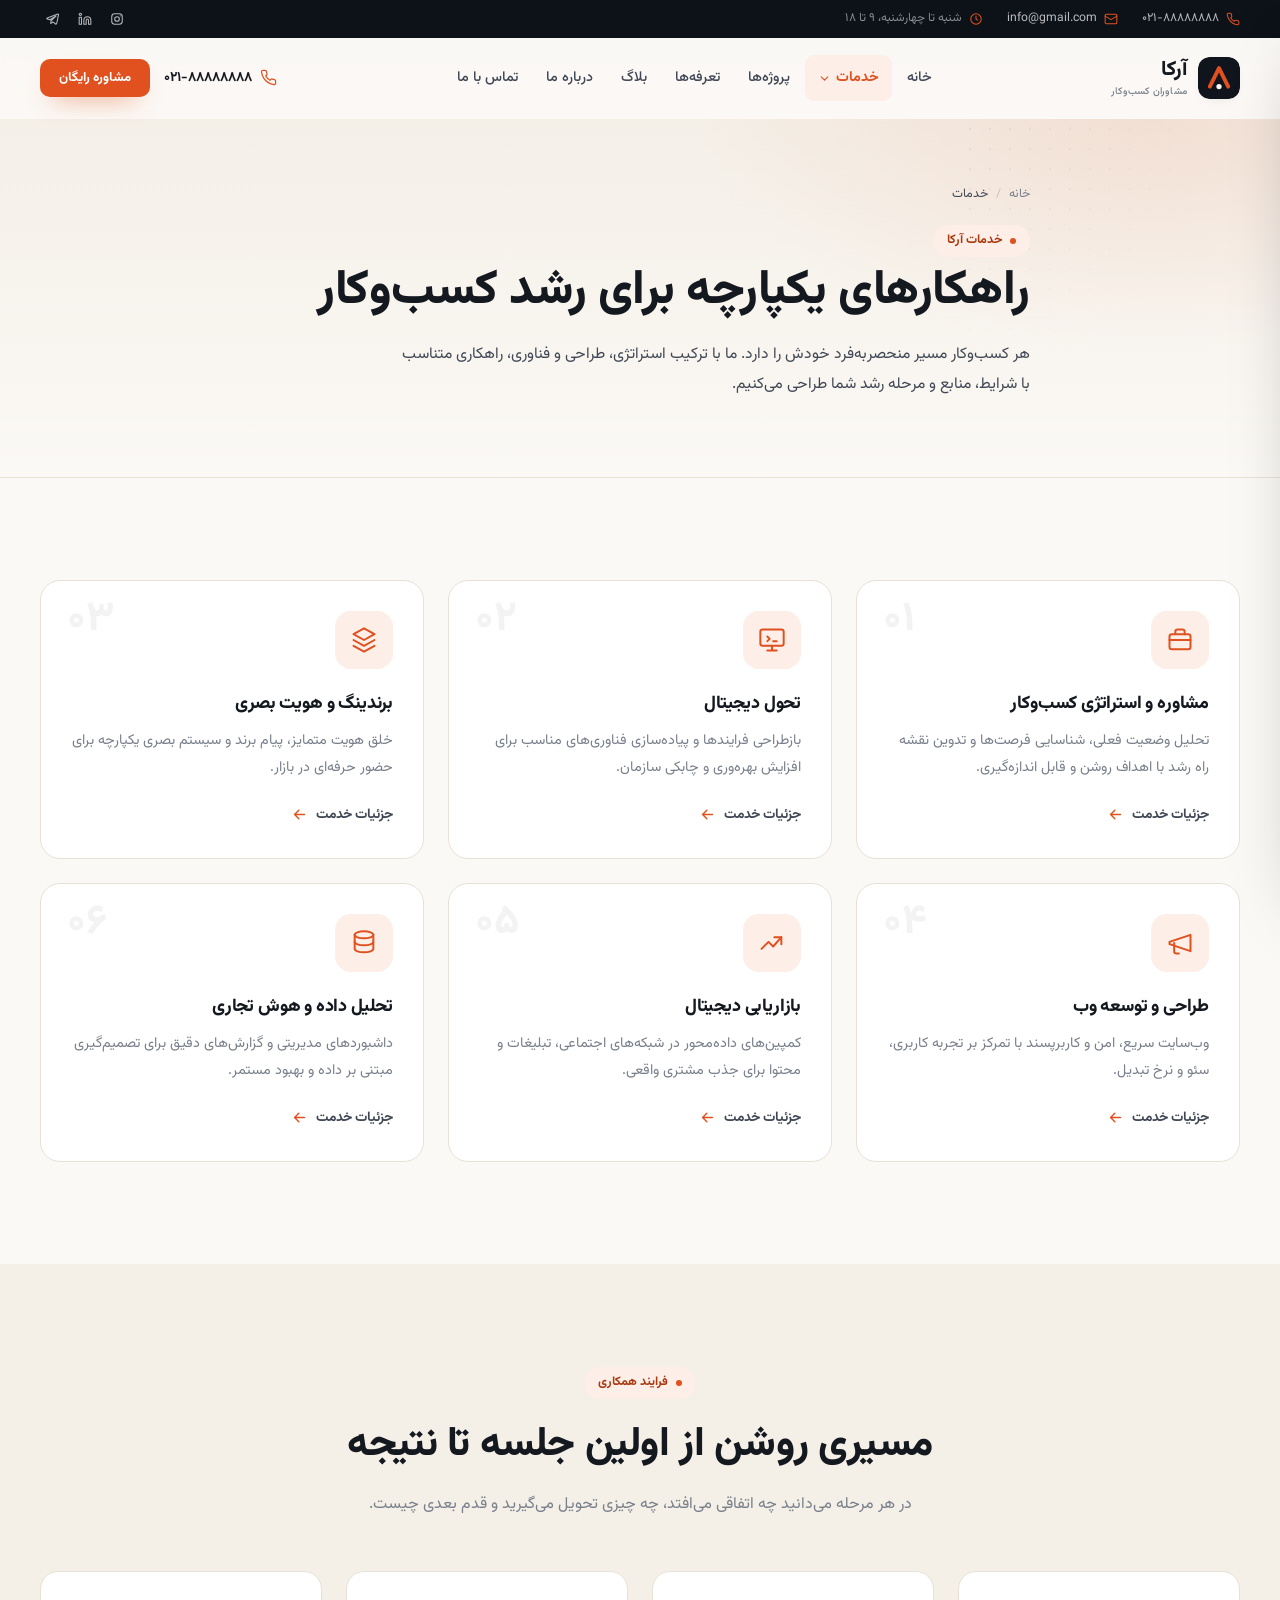
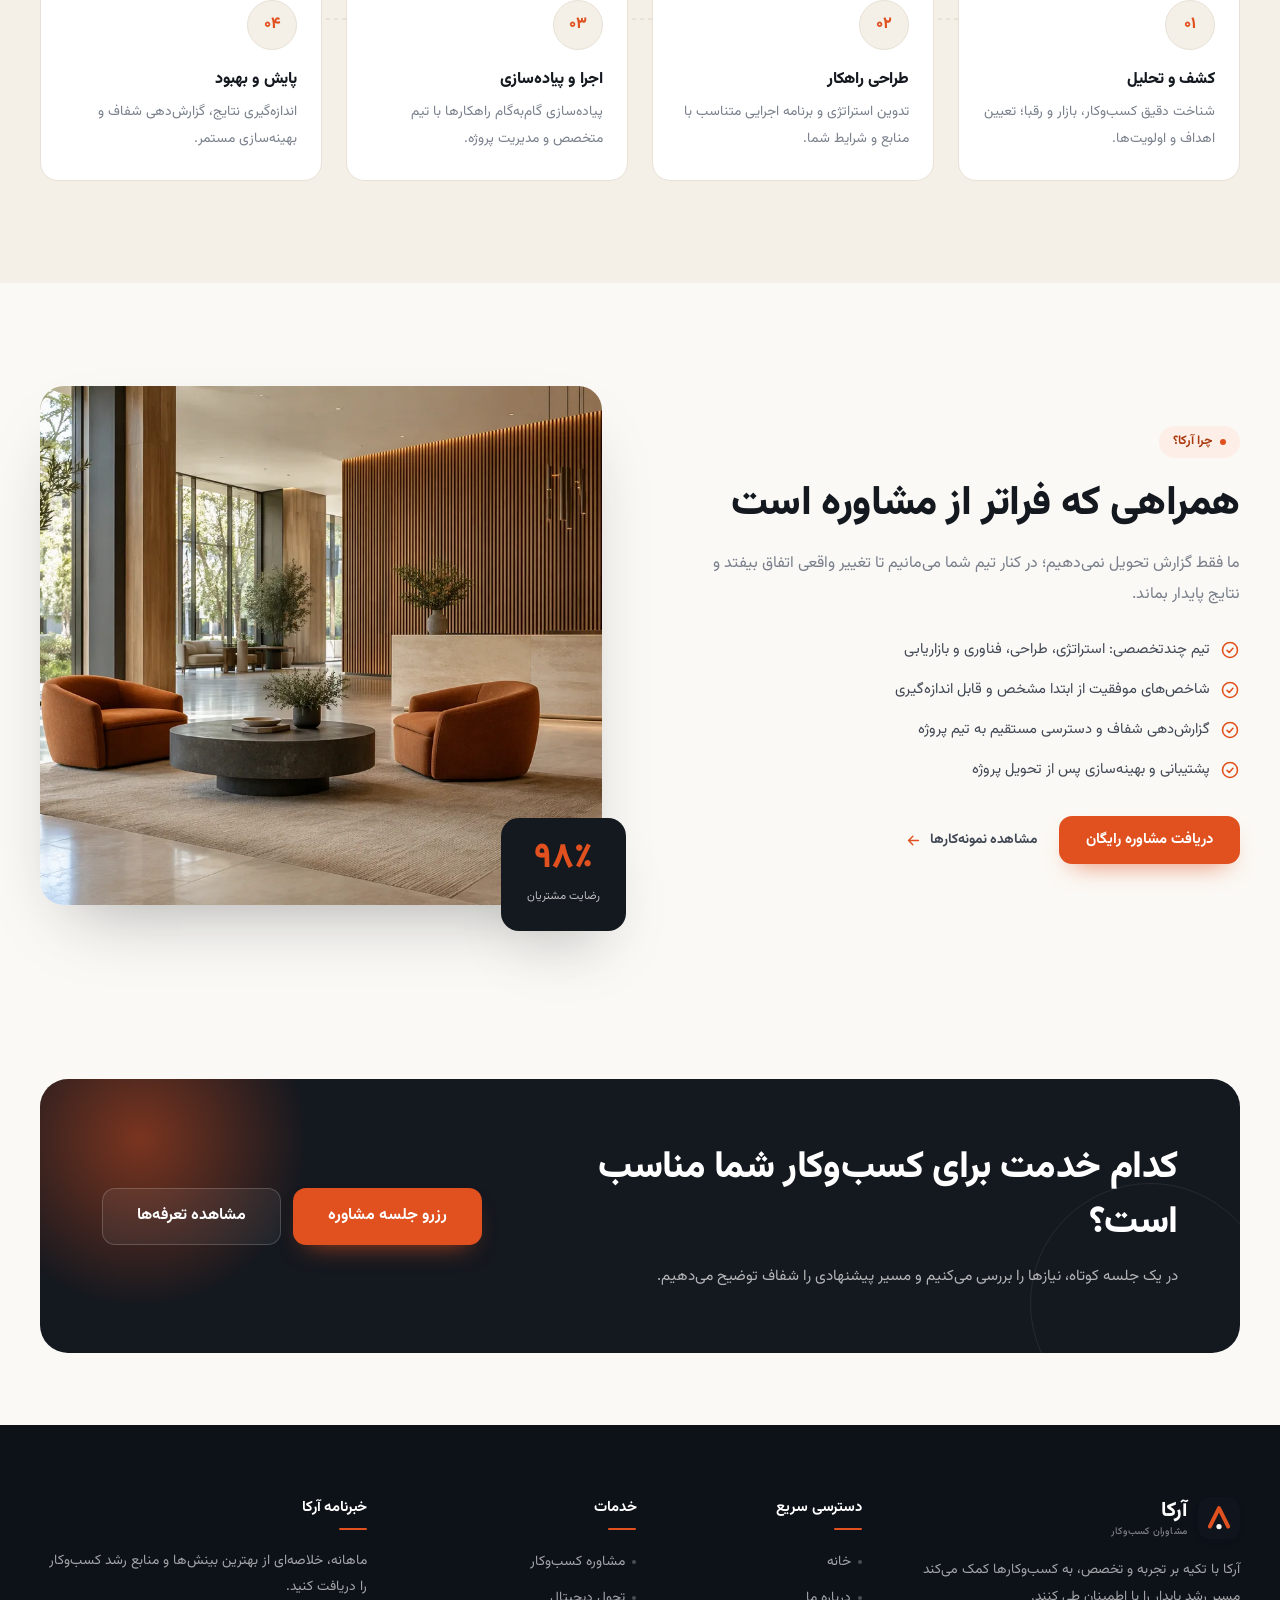
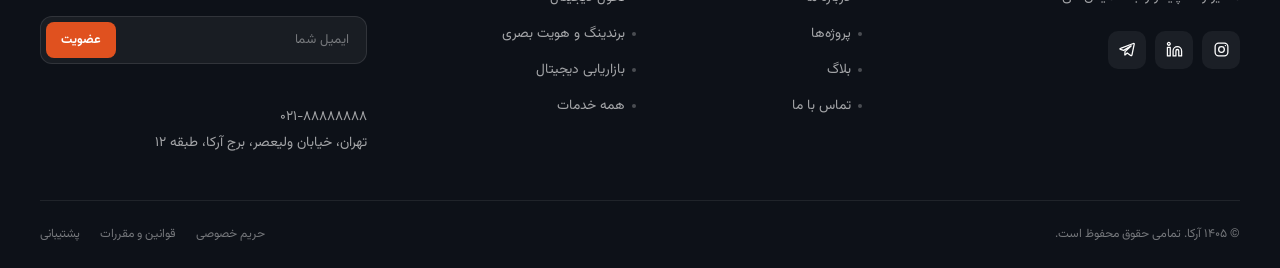
<file: services.html>
<!DOCTYPE html>
<html lang="fa" dir="rtl">
<head>
  <meta charset="UTF-8">
  <meta name="viewport" content="width=device-width, initial-scale=1.0">
  <title>خدمات | آرکا</title>
  <meta name="description" content="خدمات آرکا شامل مشاوره کسب‌وکار، تحول دیجیتال، برندینگ و هویت بصری، طراحی وب، بازاریابی دیجیتال و تحلیل داده است.">
  <meta name="theme-color" content="#0d1118">
  <meta property="og:type" content="website">
  <meta property="og:title" content="خدمات | آرکا">
  <meta property="og:description" content="خدمات آرکا شامل مشاوره کسب‌وکار، تحول دیجیتال، برندینگ و هویت بصری، طراحی وب، بازاریابی دیجیتال و تحلیل داده است.">
  <meta property="og:image" content="assets/images/hero-team.webp">
  <link rel="icon" type="image/svg+xml" href="assets/images/favicon.svg">
  <link rel="preload" href="assets/fonts/Vazirmatn-Regular.woff2" as="font" type="font/woff2" crossorigin>
  <link rel="stylesheet" href="assets/css/style.css">
</head>
<body>
  <a class="skip-link" href="#main">رفتن به محتوای اصلی</a>

  <div class="topbar">
    <div class="container topbar-inner">
      <ul class="topbar-list">
        <li>
          <svg viewBox="0 0 24 24" fill="none" stroke="currentColor" stroke-width="1.8" stroke-linecap="round" stroke-linejoin="round" aria-hidden="true"><path d="M22 16.92v3a2 2 0 0 1-2.18 2 19.79 19.79 0 0 1-8.63-3.07 19.5 19.5 0 0 1-6-6A19.79 19.79 0 0 1 2.12 4.18 2 2 0 0 1 4.11 2h3a2 2 0 0 1 2 1.72c.13.96.36 1.9.7 2.81a2 2 0 0 1-.45 2.11L8.09 9.91a16 16 0 0 0 6 6l1.27-1.27a2 2 0 0 1 2.11-.45c.91.34 1.85.57 2.81.7A2 2 0 0 1 22 16.92z"/></svg>
          <a href="tel:+982188888888">۰۲۱-۸۸۸۸۸۸۸۸</a>
        </li>
        <li class="topbar-mail">
          <svg viewBox="0 0 24 24" fill="none" stroke="currentColor" stroke-width="1.8" stroke-linecap="round" stroke-linejoin="round" aria-hidden="true"><rect x="2" y="4" width="20" height="16" rx="2"/><path d="m22 7-10 6L2 7"/></svg>
          <a href="mailto:info@gmail.com">info@gmail.com</a>
        </li>
        <li class="topbar-note">
          <svg viewBox="0 0 24 24" fill="none" stroke="currentColor" stroke-width="1.8" stroke-linecap="round" stroke-linejoin="round" aria-hidden="true"><circle cx="12" cy="12" r="9"/><path d="M12 7v5l3 2"/></svg>
          <span>شنبه تا چهارشنبه، ۹ تا ۱۸</span>
        </li>
      </ul>
      <ul class="topbar-social">
        <li><a href="#" aria-label="اینستاگرام آرکا"><svg viewBox="0 0 24 24" fill="none" stroke="currentColor" stroke-width="1.8" stroke-linecap="round" stroke-linejoin="round" aria-hidden="true"><rect x="3" y="3" width="18" height="18" rx="5"/><circle cx="12" cy="12" r="4"/><circle cx="17.5" cy="6.5" r="1" fill="currentColor" stroke="none"/></svg></a></li>
        <li><a href="#" aria-label="لینکدین آرکا"><svg viewBox="0 0 24 24" fill="none" stroke="currentColor" stroke-width="1.8" stroke-linecap="round" stroke-linejoin="round" aria-hidden="true"><path d="M16 8a6 6 0 0 1 6 6v7h-4v-7a2 2 0 0 0-4 0v7h-4v-7a6 6 0 0 1 6-6z"/><rect x="2" y="9" width="4" height="12"/><circle cx="4" cy="4" r="2"/></svg></a></li>
        <li><a href="#" aria-label="تلگرام آرکا"><svg viewBox="0 0 24 24" fill="none" stroke="currentColor" stroke-width="1.8" stroke-linecap="round" stroke-linejoin="round" aria-hidden="true"><path d="m21.5 4.5-3.2 15.2c-.2 1-.9 1.3-1.8.8l-4.9-3.6-2.4 2.3c-.3.3-.5.5-1 .5l.3-4.7 8.6-7.8c.4-.3-.1-.5-.6-.2L6.6 13.2 2 11.8c-1-.3-1-1 .2-1.4l18-6.9c.8-.3 1.5.2 1.3 1z"/></svg></a></li>
      </ul>
    </div>
  </div>

  <header class="site-header">
    <div class="container header-inner">
      <a class="brand" href="index.html" aria-label="آرکا، صفحه اصلی">
        <svg class="brand-mark" viewBox="0 0 64 64" aria-hidden="true"><rect width="64" height="64" rx="16" fill="#10141c"/><path d="M18 45 32 17l14 28" fill="none" stroke="#e0511f" stroke-width="6" stroke-linecap="round" stroke-linejoin="round"/><circle cx="32" cy="45" r="4" fill="#fbf9f5"/></svg>
        <span class="brand-text">آرکا<small>مشاوران کسب‌وکار</small></span>
      </a>
      <nav class="main-nav" aria-label="منوی اصلی">
        <ul>
          <li><a class="nav-link" href="index.html">خانه</a></li>
          <li class="has-dropdown">
            <a class="nav-link is-active" aria-current="page" href="services.html">خدمات
              <svg viewBox="0 0 24 24" fill="none" stroke="currentColor" stroke-width="2" stroke-linecap="round" stroke-linejoin="round" aria-hidden="true"><path d="m6 9 6 6 6-6"/></svg>
            </a>
            <ul class="dropdown">
              <li><a href="service-details.html">مشاوره کسب‌وکار</a></li>
              <li><a href="service-details.html">تحول دیجیتال</a></li>
              <li><a href="service-details.html">برندینگ و طراحی</a></li>
              <li><a href="service-details.html">بازاریابی دیجیتال</a></li>
            </ul>
          </li>
          <li><a class="nav-link" href="projects.html">پروژه‌ها</a></li>
          <li><a class="nav-link" href="pricing.html">تعرفه‌ها</a></li>
          <li><a class="nav-link" href="blog.html">بلاگ</a></li>
          <li><a class="nav-link" href="about.html">درباره ما</a></li>
          <li><a class="nav-link" href="contact.html">تماس با ما</a></li>
        </ul>
      </nav>
      <div class="header-actions">
        <a class="header-phone" href="tel:+982188888888">
          <svg viewBox="0 0 24 24" fill="none" stroke="currentColor" stroke-width="1.8" stroke-linecap="round" stroke-linejoin="round" aria-hidden="true"><path d="M22 16.92v3a2 2 0 0 1-2.18 2 19.79 19.79 0 0 1-8.63-3.07 19.5 19.5 0 0 1-6-6A19.79 19.79 0 0 1 2.12 4.18 2 2 0 0 1 4.11 2h3a2 2 0 0 1 2 1.72c.13.96.36 1.9.7 2.81a2 2 0 0 1-.45 2.11L8.09 9.91a16 16 0 0 0 6 6l1.27-1.27a2 2 0 0 1 2.11-.45c.91.34 1.85.57 2.81.7A2 2 0 0 1 22 16.92z"/></svg>
          ۰۲۱-۸۸۸۸۸۸۸۸
        </a>
        <a class="btn btn-primary btn-sm" href="contact.html">مشاوره رایگان</a>
        <button class="nav-toggle" type="button" aria-label="باز کردن منو" aria-expanded="false" aria-controls="mobile-menu">
          <span></span><span></span><span></span>
        </button>
      </div>
    </div>
  </header>

  <div class="menu-overlay" data-menu-close></div>
  <div class="mobile-menu" id="mobile-menu" aria-hidden="true">
    <div class="mobile-menu-head">
      <a class="brand" href="index.html">
        <svg class="brand-mark" viewBox="0 0 64 64" aria-hidden="true"><rect width="64" height="64" rx="16" fill="#10141c"/><path d="M18 45 32 17l14 28" fill="none" stroke="#e0511f" stroke-width="6" stroke-linecap="round" stroke-linejoin="round"/><circle cx="32" cy="45" r="4" fill="#fbf9f5"/></svg>
        <span class="brand-text">آرکا<small>مشاوران کسب‌وکار</small></span>
      </a>
      <button class="menu-close" type="button" aria-label="بستن منو" data-menu-close>
        <svg viewBox="0 0 24 24" fill="none" stroke="currentColor" stroke-width="2" stroke-linecap="round" stroke-linejoin="round" aria-hidden="true"><path d="M18 6 6 18M6 6l12 12"/></svg>
      </button>
    </div>
    <nav class="mobile-nav" aria-label="منوی موبایل">
      <a href="index.html">خانه</a>
      <a class="is-active" href="services.html">خدمات</a>
      <ul class="mobile-sub">
        <li><a href="service-details.html">مشاوره کسب‌وکار</a></li>
        <li><a href="service-details.html">تحول دیجیتال</a></li>
        <li><a href="service-details.html">برندینگ و طراحی</a></li>
        <li><a href="service-details.html">بازاریابی دیجیتال</a></li>
      </ul>
      <a href="projects.html">پروژه‌ها</a>
      <a href="pricing.html">تعرفه‌ها</a>
      <a href="blog.html">بلاگ</a>
      <a href="about.html">درباره ما</a>
      <a href="contact.html">تماس با ما</a>
    </nav>
    <div class="mobile-menu-foot">
      <a class="btn btn-primary" href="contact.html">دریافت مشاوره رایگان</a>
      <div class="mobile-contact">
        <a href="tel:+982188888888">
          <svg viewBox="0 0 24 24" fill="none" stroke="currentColor" stroke-width="1.8" stroke-linecap="round" stroke-linejoin="round" aria-hidden="true"><path d="M22 16.92v3a2 2 0 0 1-2.18 2 19.79 19.79 0 0 1-8.63-3.07 19.5 19.5 0 0 1-6-6A19.79 19.79 0 0 1 2.12 4.18 2 2 0 0 1 4.11 2h3a2 2 0 0 1 2 1.72c.13.96.36 1.9.7 2.81a2 2 0 0 1-.45 2.11L8.09 9.91a16 16 0 0 0 6 6l1.27-1.27a2 2 0 0 1 2.11-.45c.91.34 1.85.57 2.81.7A2 2 0 0 1 22 16.92z"/></svg>
          ۰۲۱-۸۸۸۸۸۸۸۸
        </a>
        <a href="mailto:info@gmail.com">
          <svg viewBox="0 0 24 24" fill="none" stroke="currentColor" stroke-width="1.8" stroke-linecap="round" stroke-linejoin="round" aria-hidden="true"><rect x="2" y="4" width="20" height="16" rx="2"/><path d="m22 7-10 6L2 7"/></svg>
          info@gmail.com
        </a>
      </div>
    </div>
  </div>

  
<main id="main">
  <section class="page-hero">
    <div class="container page-hero-inner">
      <ul class="breadcrumb">
        <li><a href="index.html">خانه</a></li>
        <li><span aria-current="page">خدمات</span></li>
      </ul>
      <span class="eyebrow">خدمات آرکا</span>
      <h1>راهکارهای یکپارچه برای رشد کسب‌وکار</h1>
      <p>هر کسب‌وکار مسیر منحصربه‌فرد خودش را دارد. ما با ترکیب استراتژی، طراحی و فناوری، راهکاری متناسب با شرایط، منابع و مرحله رشد شما طراحی می‌کنیم.</p>
    </div>
  </section>

  <section class="section">
    <div class="container">
      <div class="services-grid">
        <article class="service-card" data-reveal>
          <span class="service-num" aria-hidden="true">۰۱</span>
          <span class="service-icon" aria-hidden="true">
            <svg viewBox="0 0 24 24" fill="none" stroke="currentColor" stroke-width="1.7" stroke-linecap="round" stroke-linejoin="round"><rect x="3" y="7" width="18" height="13" rx="2"/><path d="M8 7V5a2 2 0 0 1 2-2h4a2 2 0 0 1 2 2v2"/><path d="M3 12h18"/></svg>
          </span>
          <h3>مشاوره و استراتژی کسب‌وکار</h3>
          <p>تحلیل وضعیت فعلی، شناسایی فرصت‌ها و تدوین نقشه راه رشد با اهداف روشن و قابل اندازه‌گیری.</p>
          <a class="link-more" href="service-details.html">جزئیات خدمت
            <svg class="arrow" viewBox="0 0 24 24" fill="none" stroke="currentColor" stroke-width="2" stroke-linecap="round" stroke-linejoin="round" aria-hidden="true"><path d="M19 12H5m6-6-6 6 6 6"/></svg>
          </a>
        </article>
        <article class="service-card" data-reveal style="transition-delay:.08s">
          <span class="service-num" aria-hidden="true">۰۲</span>
          <span class="service-icon" aria-hidden="true">
            <svg viewBox="0 0 24 24" fill="none" stroke="currentColor" stroke-width="1.7" stroke-linecap="round" stroke-linejoin="round"><rect x="2" y="3" width="20" height="14" rx="2"/><path d="M8 21h8m-4-4v4"/><path d="m8 9 2 2-2 2M13 13h3"/></svg>
          </span>
          <h3>تحول دیجیتال</h3>
          <p>بازطراحی فرایندها و پیاده‌سازی فناوری‌های مناسب برای افزایش بهره‌وری و چابکی سازمان.</p>
          <a class="link-more" href="service-details.html">جزئیات خدمت
            <svg class="arrow" viewBox="0 0 24 24" fill="none" stroke="currentColor" stroke-width="2" stroke-linecap="round" stroke-linejoin="round" aria-hidden="true"><path d="M19 12H5m6-6-6 6 6 6"/></svg>
          </a>
        </article>
        <article class="service-card" data-reveal style="transition-delay:.16s">
          <span class="service-num" aria-hidden="true">۰۳</span>
          <span class="service-icon" aria-hidden="true">
            <svg viewBox="0 0 24 24" fill="none" stroke="currentColor" stroke-width="1.7" stroke-linecap="round" stroke-linejoin="round"><path d="m12 2 9 5-9 5-9-5 9-5Z"/><path d="m3 12 9 5 9-5"/><path d="m3 17 9 5 9-5"/></svg>
          </span>
          <h3>برندینگ و هویت بصری</h3>
          <p>خلق هویت متمایز، پیام برند و سیستم بصری یکپارچه برای حضور حرفه‌ای در بازار.</p>
          <a class="link-more" href="service-details.html">جزئیات خدمت
            <svg class="arrow" viewBox="0 0 24 24" fill="none" stroke="currentColor" stroke-width="2" stroke-linecap="round" stroke-linejoin="round" aria-hidden="true"><path d="M19 12H5m6-6-6 6 6 6"/></svg>
          </a>
        </article>
        <article class="service-card" data-reveal>
          <span class="service-num" aria-hidden="true">۰۴</span>
          <span class="service-icon" aria-hidden="true">
            <svg viewBox="0 0 24 24" fill="none" stroke="currentColor" stroke-width="1.7" stroke-linecap="round" stroke-linejoin="round"><path d="m3 11 18-6v14L3 13v-2Z"/><path d="M7 12v7a2 2 0 0 0 2 2h2"/></svg>
          </span>
          <h3>طراحی و توسعه وب</h3>
          <p>وب‌سایت سریع، امن و کاربرپسند با تمرکز بر تجربه کاربری، سئو و نرخ تبدیل.</p>
          <a class="link-more" href="service-details.html">جزئیات خدمت
            <svg class="arrow" viewBox="0 0 24 24" fill="none" stroke="currentColor" stroke-width="2" stroke-linecap="round" stroke-linejoin="round" aria-hidden="true"><path d="M19 12H5m6-6-6 6 6 6"/></svg>
          </a>
        </article>
        <article class="service-card" data-reveal style="transition-delay:.08s">
          <span class="service-num" aria-hidden="true">۰۵</span>
          <span class="service-icon" aria-hidden="true">
            <svg viewBox="0 0 24 24" fill="none" stroke="currentColor" stroke-width="1.7" stroke-linecap="round" stroke-linejoin="round"><path d="m3 17 6-6 4 4 7-8"/><path d="M14 7h6v6"/></svg>
          </span>
          <h3>بازاریابی دیجیتال</h3>
          <p>کمپین‌های داده‌محور در شبکه‌های اجتماعی، تبلیغات و محتوا برای جذب مشتری واقعی.</p>
          <a class="link-more" href="service-details.html">جزئیات خدمت
            <svg class="arrow" viewBox="0 0 24 24" fill="none" stroke="currentColor" stroke-width="2" stroke-linecap="round" stroke-linejoin="round" aria-hidden="true"><path d="M19 12H5m6-6-6 6 6 6"/></svg>
          </a>
        </article>
        <article class="service-card" data-reveal style="transition-delay:.16s">
          <span class="service-num" aria-hidden="true">۰۶</span>
          <span class="service-icon" aria-hidden="true">
            <svg viewBox="0 0 24 24" fill="none" stroke="currentColor" stroke-width="1.7" stroke-linecap="round" stroke-linejoin="round"><ellipse cx="12" cy="5" rx="8" ry="3"/><path d="M4 5v6c0 1.7 3.6 3 8 3s8-1.3 8-3V5"/><path d="M4 11v6c0 1.7 3.6 3 8 3s8-1.3 8-3v-6"/></svg>
          </span>
          <h3>تحلیل داده و هوش تجاری</h3>
          <p>داشبوردهای مدیریتی و گزارش‌های دقیق برای تصمیم‌گیری مبتنی بر داده و بهبود مستمر.</p>
          <a class="link-more" href="service-details.html">جزئیات خدمت
            <svg class="arrow" viewBox="0 0 24 24" fill="none" stroke="currentColor" stroke-width="2" stroke-linecap="round" stroke-linejoin="round" aria-hidden="true"><path d="M19 12H5m6-6-6 6 6 6"/></svg>
          </a>
        </article>
      </div>
    </div>
  </section>

  <section class="section section--cream">
    <div class="container">
      <div class="section-head section-head--center" data-reveal>
        <span class="eyebrow">فرایند همکاری</span>
        <h2 class="section-title">مسیری روشن از اولین جلسه تا نتیجه</h2>
        <p class="section-sub">در هر مرحله می‌دانید چه اتفاقی می‌افتد، چه چیزی تحویل می‌گیرید و قدم بعدی چیست.</p>
      </div>
      <div class="steps">
        <div class="step" data-reveal>
          <span class="step-num">۰۱</span>
          <h3>کشف و تحلیل</h3>
          <p>شناخت دقیق کسب‌وکار، بازار و رقبا؛ تعیین اهداف و اولویت‌ها.</p>
        </div>
        <div class="step" data-reveal style="transition-delay:.08s">
          <span class="step-num">۰۲</span>
          <h3>طراحی راهکار</h3>
          <p>تدوین استراتژی و برنامه اجرایی متناسب با منابع و شرایط شما.</p>
        </div>
        <div class="step" data-reveal style="transition-delay:.16s">
          <span class="step-num">۰۳</span>
          <h3>اجرا و پیاده‌سازی</h3>
          <p>پیاده‌سازی گام‌به‌گام راهکارها با تیم متخصص و مدیریت پروژه.</p>
        </div>
        <div class="step" data-reveal style="transition-delay:.24s">
          <span class="step-num">۰۴</span>
          <h3>پایش و بهبود</h3>
          <p>اندازه‌گیری نتایج، گزارش‌دهی شفاف و بهینه‌سازی مستمر.</p>
        </div>
      </div>
    </div>
  </section>

  <section class="section">
    <div class="container split">
      <div data-reveal>
        <span class="eyebrow">چرا آرکا؟</span>
        <h2 class="section-title">همراهی که فراتر از مشاوره است</h2>
        <p class="section-sub">ما فقط گزارش تحویل نمی‌دهیم؛ در کنار تیم شما می‌مانیم تا تغییر واقعی اتفاق بیفتد و نتایج پایدار بماند.</p>
        <ul class="check-list">
          <li>
            <svg viewBox="0 0 24 24" fill="none" stroke="currentColor" stroke-width="1.9" stroke-linecap="round" stroke-linejoin="round" aria-hidden="true"><circle cx="12" cy="12" r="9"/><path d="m8.5 12.5 2.5 2.5 4.5-5"/></svg>
            تیم چندتخصصی: استراتژی، طراحی، فناوری و بازاریابی
          </li>
          <li>
            <svg viewBox="0 0 24 24" fill="none" stroke="currentColor" stroke-width="1.9" stroke-linecap="round" stroke-linejoin="round" aria-hidden="true"><circle cx="12" cy="12" r="9"/><path d="m8.5 12.5 2.5 2.5 4.5-5"/></svg>
            شاخص‌های موفقیت از ابتدا مشخص و قابل اندازه‌گیری
          </li>
          <li>
            <svg viewBox="0 0 24 24" fill="none" stroke="currentColor" stroke-width="1.9" stroke-linecap="round" stroke-linejoin="round" aria-hidden="true"><circle cx="12" cy="12" r="9"/><path d="m8.5 12.5 2.5 2.5 4.5-5"/></svg>
            گزارش‌دهی شفاف و دسترسی مستقیم به تیم پروژه
          </li>
          <li>
            <svg viewBox="0 0 24 24" fill="none" stroke="currentColor" stroke-width="1.9" stroke-linecap="round" stroke-linejoin="round" aria-hidden="true"><circle cx="12" cy="12" r="9"/><path d="m8.5 12.5 2.5 2.5 4.5-5"/></svg>
            پشتیبانی و بهینه‌سازی پس از تحویل پروژه
          </li>
        </ul>
        <div class="about-actions">
          <a class="btn btn-primary" href="contact.html">دریافت مشاوره رایگان</a>
          <a class="link-more" href="projects.html">مشاهده نمونه‌کارها
            <svg class="arrow" viewBox="0 0 24 24" fill="none" stroke="currentColor" stroke-width="2" stroke-linecap="round" stroke-linejoin="round" aria-hidden="true"><path d="M19 12H5m6-6-6 6 6 6"/></svg>
          </a>
        </div>
      </div>
      <div class="split-media" data-reveal style="transition-delay:.12s">
        <div class="split-image">
          <img src="assets/images/project-interior.webp" alt="فضای کاری مدرن آرکا" width="1200" height="800" loading="lazy">
        </div>
        <div class="experience-badge">
          <strong>۹۸٪</strong>
          <span>رضایت مشتریان</span>
        </div>
      </div>
    </div>
  </section>

  <section class="section--tight">
    <div class="container">
      <div class="cta-box" data-reveal>
        <div class="cta-content">
          <h2>کدام خدمت برای کسب‌وکار شما مناسب است؟</h2>
          <p>در یک جلسه کوتاه، نیازها را بررسی می‌کنیم و مسیر پیشنهادی را شفاف توضیح می‌دهیم.</p>
        </div>
        <div class="cta-actions">
          <a class="btn btn-primary btn-lg" href="contact.html">رزرو جلسه مشاوره</a>
          <a class="btn btn-ghost btn-lg" href="pricing.html">مشاهده تعرفه‌ها</a>
        </div>
      </div>
    </div>
  </section>
</main>


  <footer class="site-footer">
    <div class="container">
      <div class="footer-grid">
        <div class="footer-brand">
          <a class="brand" href="index.html" aria-label="آرکا، صفحه اصلی">
            <svg class="brand-mark" viewBox="0 0 64 64" aria-hidden="true"><rect width="64" height="64" rx="16" fill="#10141c"/><path d="M18 45 32 17l14 28" fill="none" stroke="#e0511f" stroke-width="6" stroke-linecap="round" stroke-linejoin="round"/><circle cx="32" cy="45" r="4" fill="#fbf9f5"/></svg>
            <span class="brand-text">آرکا<small>مشاوران کسب‌وکار</small></span>
          </a>
          <p>آرکا با تکیه بر تجربه و تخصص، به کسب‌وکارها کمک می‌کند مسیر رشد پایدار را با اطمینان طی کنند.</p>
          <div class="socials">
            <a href="#" aria-label="اینستاگرام آرکا"><svg viewBox="0 0 24 24" fill="none" stroke="currentColor" stroke-width="1.8" stroke-linecap="round" stroke-linejoin="round" aria-hidden="true"><rect x="3" y="3" width="18" height="18" rx="5"/><circle cx="12" cy="12" r="4"/><circle cx="17.5" cy="6.5" r="1" fill="currentColor" stroke="none"/></svg></a>
            <a href="#" aria-label="لینکدین آرکا"><svg viewBox="0 0 24 24" fill="none" stroke="currentColor" stroke-width="1.8" stroke-linecap="round" stroke-linejoin="round" aria-hidden="true"><path d="M16 8a6 6 0 0 1 6 6v7h-4v-7a2 2 0 0 0-4 0v7h-4v-7a6 6 0 0 1 6-6z"/><rect x="2" y="9" width="4" height="12"/><circle cx="4" cy="4" r="2"/></svg></a>
            <a href="#" aria-label="تلگرام آرکا"><svg viewBox="0 0 24 24" fill="none" stroke="currentColor" stroke-width="1.8" stroke-linecap="round" stroke-linejoin="round" aria-hidden="true"><path d="m21.5 4.5-3.2 15.2c-.2 1-.9 1.3-1.8.8l-4.9-3.6-2.4 2.3c-.3.3-.5.5-1 .5l.3-4.7 8.6-7.8c.4-.3-.1-.5-.6-.2L6.6 13.2 2 11.8c-1-.3-1-1 .2-1.4l18-6.9c.8-.3 1.5.2 1.3 1z"/></svg></a>
          </div>
        </div>
        <div>
          <h3 class="footer-title">دسترسی سریع</h3>
          <ul class="footer-links">
            <li><a href="index.html">خانه</a></li>
            <li><a href="about.html">درباره ما</a></li>
            <li><a href="projects.html">پروژه‌ها</a></li>
            <li><a href="blog.html">بلاگ</a></li>
            <li><a href="contact.html">تماس با ما</a></li>
          </ul>
        </div>
        <div>
          <h3 class="footer-title">خدمات</h3>
          <ul class="footer-links">
            <li><a href="service-details.html">مشاوره کسب‌وکار</a></li>
            <li><a href="service-details.html">تحول دیجیتال</a></li>
            <li><a href="service-details.html">برندینگ و هویت بصری</a></li>
            <li><a href="service-details.html">بازاریابی دیجیتال</a></li>
            <li><a href="services.html">همه خدمات</a></li>
          </ul>
        </div>
        <div class="footer-news">
          <h3 class="footer-title">خبرنامه آرکا</h3>
          <p>ماهانه، خلاصه‌ای از بهترین بینش‌ها و منابع رشد کسب‌وکار را دریافت کنید.</p>
          <form class="newsletter" data-newsletter novalidate>
            <label class="visually-hidden" for="newsletter-email">ایمیل شما</label>
            <input id="newsletter-email" type="email" placeholder="ایمیل شما" autocomplete="email" required>
            <button type="submit">عضویت</button>
          </form>
          <p class="newsletter-msg" aria-live="polite"></p>
          <p style="margin-top:14px">۰۲۱-۸۸۸۸۸۸۸۸<br>تهران، خیابان ولیعصر، برج آرکا، طبقه ۱۲</p>
        </div>
      </div>
      <div class="footer-bottom">
        <p>© <span data-year>۱۴۰۵</span> آرکا. تمامی حقوق محفوظ است.</p>
        <ul>
          <li><a href="#">حریم خصوصی</a></li>
          <li><a href="#">قوانین و مقررات</a></li>
          <li><a href="contact.html">پشتیبانی</a></li>
        </ul>
      </div>
    </div>
  </footer>

  <button class="to-top" type="button" aria-label="رفتن به بالای صفحه">
    <svg viewBox="0 0 24 24" fill="none" stroke="currentColor" stroke-width="2" stroke-linecap="round" stroke-linejoin="round" aria-hidden="true"><path d="M12 19V5m-7 7 7-7 7 7"/></svg>
  </button>

  <script src="assets/js/main.js"></script>
</body>
</html>
</file>
<file: assets/css/style.css>
/* ==========================================================================
   Arka — Corporate & Services HTML Template (RTL)
   ========================================================================== */

@font-face {
  font-family: "Vazirmatn";
  src: url("../fonts/Vazirmatn-Regular.woff2") format("woff2");
  font-weight: 400;
  font-style: normal;
  font-display: swap;
}
@font-face {
  font-family: "Vazirmatn";
  src: url("../fonts/Vazirmatn-Medium.woff2") format("woff2");
  font-weight: 500;
  font-style: normal;
  font-display: swap;
}
@font-face {
  font-family: "Vazirmatn";
  src: url("../fonts/Vazirmatn-Bold.woff2") format("woff2");
  font-weight: 700;
  font-style: normal;
  font-display: swap;
}
@font-face {
  font-family: "Vazirmatn";
  src: url("../fonts/Vazirmatn-ExtraBold.woff2") format("woff2");
  font-weight: 800;
  font-style: normal;
  font-display: swap;
}

:root {
  --brand: #e0511f;
  --brand-dark: #bb3f14;
  --brand-ink: #a93a10;
  --brand-soft: #fdeee7;
  --ink: #14181f;
  --ink-2: #414855;
  --muted: #79808c;
  --bg: #fbf9f5;
  --surface: #ffffff;
  --surface-2: #f4efe7;
  --line: #e8e1d6;
  --dark: #0d1118;
  --star: #f2a33c;
  --danger: #c92a2a;
  --radius-sm: 12px;
  --radius: 18px;
  --radius-lg: 26px;
  --shadow-sm: 0 4px 14px -8px rgba(20, 24, 31, 0.18);
  --shadow: 0 18px 40px -24px rgba(20, 24, 31, 0.28);
  --shadow-lg: 0 32px 70px -34px rgba(20, 24, 31, 0.4);
  --container: 1200px;
  --ease: cubic-bezier(0.22, 0.61, 0.36, 1);
  --header-h: 80px;
}

*,
*::before,
*::after {
  box-sizing: border-box;
}

html {
  scroll-behavior: smooth;
  scroll-padding-top: 100px;
  -webkit-text-size-adjust: 100%;
}

body {
  margin: 0;
  font-family: "Vazirmatn", "Segoe UI", Tahoma, sans-serif;
  font-size: 16px;
  line-height: 1.9;
  color: var(--ink);
  background-color: var(--bg);
  overflow-x: hidden;
  -webkit-font-smoothing: antialiased;
  text-rendering: optimizeLegibility;
}

body.menu-open {
  overflow: hidden;
}

h1,
h2,
h3,
h4,
h5,
h6 {
  margin: 0;
  font-weight: 800;
  line-height: 1.45;
  letter-spacing: -0.01em;
}

p {
  margin: 0;
}

ul,
ol {
  margin: 0;
}

img {
  display: block;
  max-width: 100%;
  height: auto;
  background-color: var(--surface-2);
}

a {
  color: inherit;
  text-decoration: none;
  transition: color 0.2s ease;
}

button {
  font-family: inherit;
  cursor: pointer;
}

svg {
  flex: none;
}

::selection {
  background-color: var(--brand);
  color: #fff;
}

:focus-visible {
  outline: 3px solid rgba(224, 81, 31, 0.45);
  outline-offset: 3px;
}

/* ------------------------------ Layout ------------------------------ */

.container {
  width: min(100% - 48px, var(--container));
  margin-inline: auto;
}

.section {
  padding-block: clamp(64px, 8vw, 104px);
}

.section--tight {
  padding-block: clamp(48px, 6vw, 72px);
}

.section--cream {
  background-color: var(--surface-2);
}

.section--dark {
  background-color: var(--dark);
  color: #fff;
}

.skip-link {
  position: fixed;
  top: -100px;
  inset-inline-start: 16px;
  z-index: 999;
  padding: 10px 20px;
  border-radius: 0 0 10px 10px;
  background-color: var(--ink);
  color: #fff;
  font-size: 0.85rem;
  transition: top 0.2s ease;
}

.skip-link:focus {
  top: 0;
}

.visually-hidden {
  position: absolute !important;
  width: 1px;
  height: 1px;
  padding: 0;
  margin: -1px;
  overflow: hidden;
  clip: rect(0 0 0 0);
  white-space: nowrap;
  border: 0;
}

/* ------------------------------ Typography ------------------------------ */

.eyebrow {
  display: inline-flex;
  align-items: center;
  gap: 8px;
  padding: 6px 14px;
  border-radius: 999px;
  background-color: var(--brand-soft);
  color: var(--brand-ink);
  font-size: 0.78rem;
  font-weight: 700;
  line-height: 1.6;
}

.eyebrow::before {
  content: "";
  width: 6px;
  height: 6px;
  border-radius: 50%;
  background-color: var(--brand);
}

.section-head {
  max-width: 700px;
  margin-bottom: clamp(36px, 4vw, 52px);
}

.section-head--center {
  margin-inline: auto;
  text-align: center;
}

.section-title {
  margin-top: 16px;
  font-size: clamp(1.7rem, 3.4vw, 2.55rem);
  line-height: 1.5;
}

.section-sub {
  margin-top: 14px;
  color: var(--muted);
  font-size: 1rem;
}

.section--dark .section-title {
  color: #fff;
}

.section--dark .section-sub {
  color: rgba(255, 255, 255, 0.65);
}

.text-brand {
  color: var(--brand);
}

/* ------------------------------ Buttons ------------------------------ */

.btn {
  display: inline-flex;
  align-items: center;
  justify-content: center;
  gap: 10px;
  padding: 13px 26px;
  border: 1px solid transparent;
  border-radius: 13px;
  font-family: inherit;
  font-size: 0.92rem;
  font-weight: 700;
  line-height: 1.4;
  white-space: nowrap;
  transition: background-color 0.25s ease, color 0.25s ease,
    border-color 0.25s ease, transform 0.25s ease, box-shadow 0.25s ease;
}

.btn svg {
  width: 18px;
  height: 18px;
  transition: transform 0.25s var(--ease);
}

.btn:hover {
  transform: translateY(-2px);
}

.btn:hover svg.arrow {
  transform: translateX(-4px);
}

.btn-primary {
  background-color: var(--brand);
  color: #fff;
  box-shadow: 0 12px 26px -14px rgba(224, 81, 31, 0.85);
}

.btn-primary:hover {
  background-color: var(--brand-dark);
}

.btn-dark {
  background-color: var(--ink);
  color: #fff;
}

.btn-dark:hover {
  background-color: #000;
}

.btn-outline {
  background-color: transparent;
  border-color: var(--line);
  color: var(--ink);
}

.btn-outline:hover {
  border-color: var(--brand);
  color: var(--brand);
  background-color: #fff;
}

.btn-light {
  background-color: #fff;
  color: var(--ink);
}

.btn-light:hover {
  background-color: var(--surface-2);
}

.btn-ghost {
  background-color: rgba(255, 255, 255, 0.06);
  border-color: rgba(255, 255, 255, 0.18);
  color: #fff;
}

.btn-ghost:hover {
  background-color: rgba(255, 255, 255, 0.12);
}

.btn-sm {
  padding: 9px 18px;
  border-radius: 10px;
  font-size: 0.82rem;
}

.btn-lg {
  padding: 16px 34px;
  font-size: 1rem;
}

.btn-block {
  width: 100%;
}

.link-more {
  display: inline-flex;
  align-items: center;
  gap: 8px;
  font-size: 0.86rem;
  font-weight: 700;
  color: var(--ink-2);
}

.link-more svg {
  width: 17px;
  height: 17px;
  color: var(--brand);
  transition: transform 0.25s var(--ease);
}

.link-more:hover {
  color: var(--brand);
}

.link-more:hover svg {
  transform: translateX(-4px);
}

/* ------------------------------ Topbar ------------------------------ */

.topbar {
  background-color: var(--dark);
  color: rgba(255, 255, 255, 0.72);
  font-size: 0.76rem;
  line-height: 1.8;
}

.topbar-inner {
  display: flex;
  align-items: center;
  justify-content: space-between;
  gap: 24px;
  min-height: 38px;
  padding-block: 4px;
}

.topbar-list {
  display: flex;
  align-items: center;
  gap: 24px;
  margin: 0;
  padding: 0;
  list-style: none;
}

.topbar-list li {
  display: flex;
  align-items: center;
  gap: 7px;
}

.topbar-list svg {
  width: 14px;
  height: 14px;
  color: var(--brand);
}

.topbar-list a:hover {
  color: #fff;
}

.topbar-note {
  display: flex;
  align-items: center;
  gap: 7px;
  color: rgba(255, 255, 255, 0.5);
}

.topbar-social {
  display: flex;
  align-items: center;
  gap: 6px;
  margin: 0;
  padding: 0;
  list-style: none;
}

.topbar-social a {
  display: grid;
  place-items: center;
  width: 26px;
  height: 26px;
  border-radius: 7px;
  color: rgba(255, 255, 255, 0.7);
  transition: background-color 0.2s ease, color 0.2s ease;
}

.topbar-social svg {
  width: 14px;
  height: 14px;
}

.topbar-social a:hover {
  background-color: rgba(255, 255, 255, 0.1);
  color: #fff;
}

/* ------------------------------ Header ------------------------------ */

.site-header {
  position: sticky;
  top: 0;
  z-index: 100;
  background-color: rgba(251, 249, 245, 0.86);
  border-bottom: 1px solid transparent;
  backdrop-filter: blur(16px);
  -webkit-backdrop-filter: blur(16px);
  transition: background-color 0.3s ease, border-color 0.3s ease,
    box-shadow 0.3s ease;
}

.site-header.is-scrolled {
  background-color: rgba(251, 249, 245, 0.97);
  border-bottom-color: var(--line);
  box-shadow: 0 12px 36px -30px rgba(20, 24, 31, 0.6);
}

.header-inner {
  display: flex;
  align-items: center;
  gap: 28px;
  height: var(--header-h);
}

.brand {
  display: inline-flex;
  align-items: center;
  gap: 11px;
  flex: none;
}

.brand-mark {
  width: 42px;
  height: 42px;
  border-radius: 12px;
  box-shadow: var(--shadow-sm);
}

.brand-text {
  display: flex;
  flex-direction: column;
  font-size: 1.28rem;
  font-weight: 800;
  line-height: 1.35;
}

.brand-text small {
  font-size: 0.62rem;
  font-weight: 500;
  color: var(--muted);
  letter-spacing: 0.02em;
}

.main-nav {
  margin-inline: auto;
}

.main-nav > ul {
  display: flex;
  align-items: center;
  gap: 2px;
  margin: 0;
  padding: 0;
  list-style: none;
}

.nav-link {
  display: inline-flex;
  align-items: center;
  gap: 5px;
  padding: 9px 13px;
  border-radius: 9px;
  color: var(--ink-2);
  font-size: 0.89rem;
  font-weight: 500;
  transition: color 0.2s ease, background-color 0.2s ease;
}

.nav-link svg {
  width: 13px;
  height: 13px;
  transition: transform 0.2s ease;
}

.nav-link:hover {
  color: var(--brand);
  background-color: var(--brand-soft);
}

.nav-link.is-active {
  color: var(--brand);
  font-weight: 700;
  background-color: var(--brand-soft);
}

.has-dropdown {
  position: relative;
}

.has-dropdown:hover > .nav-link svg,
.has-dropdown:focus-within > .nav-link svg {
  transform: rotate(180deg);
}

.dropdown {
  position: absolute;
  top: calc(100% + 8px);
  inset-inline-start: 0;
  z-index: 10;
  display: block;
  min-width: 240px;
  margin: 0;
  padding: 8px;
  list-style: none;
  background-color: #fff;
  border: 1px solid var(--line);
  border-radius: 15px;
  box-shadow: var(--shadow-lg);
  opacity: 0;
  visibility: hidden;
  transform: translateY(8px);
  transition: opacity 0.2s ease, visibility 0.2s ease, transform 0.2s ease;
}

.has-dropdown:hover .dropdown,
.has-dropdown:focus-within .dropdown {
  opacity: 1;
  visibility: visible;
  transform: translateY(0);
}

.dropdown a {
  display: flex;
  align-items: center;
  gap: 10px;
  padding: 9px 12px;
  border-radius: 9px;
  color: var(--ink-2);
  font-size: 0.85rem;
  font-weight: 500;
  transition: color 0.2s ease, background-color 0.2s ease;
}

.dropdown a::before {
  content: "";
  width: 5px;
  height: 5px;
  border-radius: 50%;
  background-color: var(--line);
  transition: background-color 0.2s ease;
}

.dropdown a:hover {
  color: var(--brand);
  background-color: var(--brand-soft);
}

.dropdown a:hover::before {
  background-color: var(--brand);
}

.header-actions {
  display: flex;
  align-items: center;
  gap: 14px;
  flex: none;
}

.header-phone {
  display: inline-flex;
  align-items: center;
  gap: 8px;
  font-size: 0.86rem;
  font-weight: 700;
  color: var(--ink);
}

.header-phone svg {
  width: 17px;
  height: 17px;
  color: var(--brand);
}

.header-phone:hover {
  color: var(--brand);
}

.nav-toggle {
  display: none;
  flex-direction: column;
  align-items: center;
  justify-content: center;
  gap: 5px;
  width: 44px;
  height: 44px;
  padding: 0;
  border: 1px solid var(--line);
  border-radius: 11px;
  background-color: #fff;
  transition: border-color 0.2s ease;
}

.nav-toggle span {
  display: block;
  width: 20px;
  height: 2px;
  border-radius: 2px;
  background-color: var(--ink);
  transition: transform 0.3s var(--ease), opacity 0.2s ease;
}

body.menu-open .nav-toggle span:nth-child(1) {
  transform: translateY(7px) rotate(45deg);
}

body.menu-open .nav-toggle span:nth-child(2) {
  opacity: 0;
}

body.menu-open .nav-toggle span:nth-child(3) {
  transform: translateY(-7px) rotate(-45deg);
}

/* ------------------------------ Mobile menu ------------------------------ */

.mobile-menu {
  position: fixed;
  inset-block: 0;
  inset-inline-start: 0;
  z-index: 220;
  display: flex;
  flex-direction: column;
  width: min(370px, 90vw);
  background-color: #fff;
  box-shadow: var(--shadow-lg);
  transform: translateX(100%);
  transition: transform 0.35s var(--ease);
  overflow-y: auto;
}

body.menu-open .mobile-menu {
  transform: translateX(0);
}

.menu-overlay {
  position: fixed;
  inset: 0;
  z-index: 210;
  background-color: rgba(13, 17, 24, 0.55);
  backdrop-filter: blur(2px);
  opacity: 0;
  visibility: hidden;
  transition: opacity 0.3s ease, visibility 0.3s ease;
}

body.menu-open .menu-overlay {
  opacity: 1;
  visibility: visible;
}

.mobile-menu-head {
  display: flex;
  align-items: center;
  justify-content: space-between;
  gap: 16px;
  padding: 16px 20px;
  border-bottom: 1px solid var(--line);
}

.menu-close {
  display: grid;
  place-items: center;
  width: 40px;
  height: 40px;
  padding: 0;
  border: 1px solid var(--line);
  border-radius: 10px;
  background-color: #fff;
  color: var(--ink);
}

.menu-close svg {
  width: 18px;
  height: 18px;
}

.mobile-nav {
  display: flex;
  flex-direction: column;
  gap: 2px;
  padding: 16px 12px 8px;
}

.mobile-nav > a {
  display: flex;
  align-items: center;
  justify-content: space-between;
  padding: 11px 14px;
  border-radius: 10px;
  font-size: 0.92rem;
  font-weight: 500;
  color: var(--ink-2);
}

.mobile-nav > a:hover {
  background-color: var(--surface-2);
  color: var(--ink);
}

.mobile-nav > a.is-active {
  background-color: var(--brand-soft);
  color: var(--brand);
  font-weight: 700;
}

.mobile-sub {
  display: flex;
  flex-direction: column;
  gap: 1px;
  margin: 0 0 6px;
  padding-inline-start: 12px;
  list-style: none;
}

.mobile-sub a {
  display: block;
  padding: 8px 14px;
  border-radius: 8px;
  font-size: 0.83rem;
  color: var(--muted);
}

.mobile-sub a:hover {
  background-color: var(--surface-2);
  color: var(--brand);
}

.mobile-menu-foot {
  display: grid;
  gap: 12px;
  margin-top: auto;
  padding: 20px;
  border-top: 1px solid var(--line);
  background-color: var(--bg);
}

.mobile-menu-foot .btn {
  width: 100%;
}

.mobile-contact {
  display: grid;
  gap: 6px;
  font-size: 0.82rem;
  color: var(--muted);
}

.mobile-contact a {
  display: flex;
  align-items: center;
  gap: 8px;
  color: var(--ink-2);
}

.mobile-contact svg {
  width: 15px;
  height: 15px;
  color: var(--brand);
}

/* ------------------------------ Hero ------------------------------ */

.hero {
  position: relative;
  padding-block: clamp(44px, 6vw, 84px) clamp(64px, 9vw, 116px);
  background-image: radial-gradient(
      900px 460px at 88% -10%,
      rgba(224, 81, 31, 0.11),
      transparent 62%
    ),
    radial-gradient(
      760px 420px at 0% 100%,
      rgba(242, 163, 60, 0.14),
      transparent 60%
    );
  overflow: hidden;
}

.hero::before {
  content: "";
  position: absolute;
  inset-block-start: 0;
  inset-inline-start: 0;
  width: 420px;
  height: 420px;
  background-image: radial-gradient(
    rgba(20, 24, 31, 0.16) 1px,
    transparent 1px
  );
  background-size: 22px 22px;
  -webkit-mask-image: radial-gradient(
    circle at top left,
    #000,
    transparent 70%
  );
  mask-image: radial-gradient(circle at top left, #000, transparent 70%);
  opacity: 0.5;
  pointer-events: none;
}

.hero-grid {
  position: relative;
  z-index: 1;
  display: grid;
  grid-template-columns: 1.05fr 0.95fr;
  gap: clamp(36px, 5vw, 72px);
  align-items: center;
}

.hero-title {
  margin-top: 22px;
  font-size: clamp(2.1rem, 4.6vw, 3.7rem);
  line-height: 1.38;
}

.hero-title .highlight {
  position: relative;
  color: var(--brand);
  background-image: linear-gradient(
    transparent 64%,
    rgba(224, 81, 31, 0.18) 64%
  );
}

.hero-text {
  max-width: 540px;
  margin-top: 20px;
  color: var(--ink-2);
  font-size: 1.03rem;
}

.hero-actions {
  display: flex;
  flex-wrap: wrap;
  gap: 14px;
  margin-top: 32px;
}

.hero-proof {
  display: flex;
  flex-wrap: wrap;
  align-items: center;
  gap: 16px;
  margin-top: 34px;
}

.avatars {
  display: flex;
  align-items: center;
}

.avatar {
  display: grid;
  place-items: center;
  width: 44px;
  height: 44px;
  margin-inline-start: -12px;
  border: 3px solid var(--bg);
  border-radius: 50%;
  color: #fff;
  font-size: 0.72rem;
  font-weight: 700;
  line-height: 1;
}

.avatar:first-child {
  margin-inline-start: 0;
}

.av-1 {
  background-color: #e0511f;
}
.av-2 {
  background-color: #3d5a6c;
}
.av-3 {
  background-color: #7d6b4f;
}
.av-4 {
  background-color: #2f4f4a;
}
.av-5 {
  background-color: #8a4b5c;
}

.proof-text {
  color: var(--muted);
  font-size: 0.82rem;
}

.proof-text strong {
  color: var(--ink);
}

.hero-media {
  position: relative;
}

.hero-media::before {
  content: "";
  position: absolute;
  inset-block-start: 24px;
  inset-block-end: -24px;
  inset-inline-start: -24px;
  inset-inline-end: 24px;
  border: 2px solid rgba(224, 81, 31, 0.22);
  border-radius: 32px;
  z-index: -1;
}

.hero-image {
  position: relative;
  border-radius: 28px;
  overflow: hidden;
  aspect-ratio: 5 / 4.6;
  box-shadow: 0 44px 90px -44px rgba(20, 24, 31, 0.55);
}

.hero-image img {
  width: 100%;
  height: 100%;
  object-fit: cover;
}

.hero-image::after {
  content: "";
  position: absolute;
  inset: 0;
  background: linear-gradient(
    to top,
    rgba(13, 17, 24, 0.28),
    transparent 42%
  );
  pointer-events: none;
}

.floating-card {
  position: absolute;
  z-index: 2;
  display: flex;
  align-items: center;
  gap: 12px;
  padding: 13px 17px;
  background-color: rgba(255, 255, 255, 0.93);
  border: 1px solid rgba(255, 255, 255, 0.7);
  border-radius: 16px;
  box-shadow: var(--shadow-lg);
  backdrop-filter: blur(10px);
  animation: float 5.5s ease-in-out infinite;
}

.floating-card strong {
  display: block;
  font-size: 0.92rem;
  line-height: 1.5;
}

.floating-card span {
  display: block;
  font-size: 0.7rem;
  color: var(--muted);
  line-height: 1.6;
}

.fc-icon {
  display: grid;
  place-items: center;
  width: 42px;
  height: 42px;
  border-radius: 12px;
  background-color: var(--brand-soft);
  color: var(--brand);
}

.fc-icon svg {
  width: 21px;
  height: 21px;
}

.fc-1 {
  inset-block-start: 26px;
  inset-inline-start: -30px;
}

.fc-2 {
  inset-block-end: 30px;
  inset-inline-end: -26px;
  animation-delay: -2.7s;
}

.fc-stars {
  display: flex;
  gap: 2px;
  color: var(--star);
  margin-bottom: 2px;
}

.fc-stars svg {
  width: 12px;
  height: 12px;
}

@keyframes float {
  0%,
  100% {
    transform: translateY(0);
  }
  50% {
    transform: translateY(-10px);
  }
}

/* ------------------------------ Logos ------------------------------ */

.logos {
  padding-block: 30px;
  border-block: 1px solid var(--line);
  background-color: rgba(255, 255, 255, 0.55);
}

.logos-inner {
  display: flex;
  flex-wrap: wrap;
  align-items: center;
  justify-content: space-between;
  gap: 22px 36px;
}

.logos-label {
  font-size: 0.8rem;
  color: var(--muted);
}

.logo-item {
  display: inline-flex;
  align-items: center;
  gap: 9px;
  color: var(--ink-2);
  font-size: 0.98rem;
  font-weight: 700;
  opacity: 0.62;
  transition: opacity 0.25s ease, color 0.25s ease;
}

.logo-item svg {
  width: 24px;
  height: 24px;
  color: var(--brand);
}

.logo-item:hover {
  opacity: 1;
  color: var(--ink);
}

/* ------------------------------ Cards ------------------------------ */

.services-grid {
  display: grid;
  grid-template-columns: repeat(3, 1fr);
  gap: 24px;
}

.service-card {
  position: relative;
  display: flex;
  flex-direction: column;
  height: 100%;
  padding: 30px;
  background-color: #fff;
  border: 1px solid var(--line);
  border-radius: 20px;
  overflow: hidden;
  transition: transform 0.3s var(--ease), box-shadow 0.3s ease,
    border-color 0.3s ease;
}

.service-card::before {
  content: "";
  position: absolute;
  inset-block-start: 0;
  inset-inline: 0;
  height: 3px;
  background: linear-gradient(90deg, var(--brand), #f2a33c);
  transform: scaleX(0);
  transform-origin: right;
  transition: transform 0.35s var(--ease);
}

.service-card:hover {
  transform: translateY(-6px);
  border-color: transparent;
  box-shadow: var(--shadow-lg);
}

.service-card:hover::before {
  transform: scaleX(1);
}

.service-num {
  position: absolute;
  top: 18px;
  inset-inline-end: 26px;
  font-size: 2.6rem;
  font-weight: 800;
  line-height: 1;
  color: rgba(20, 24, 31, 0.05);
  pointer-events: none;
}

.service-icon {
  display: grid;
  place-items: center;
  width: 58px;
  height: 58px;
  margin-bottom: 22px;
  border-radius: 16px;
  background-color: var(--brand-soft);
  color: var(--brand);
  transition: background-color 0.3s ease, color 0.3s ease;
}

.service-icon svg {
  width: 28px;
  height: 28px;
}

.service-card:hover .service-icon {
  background-color: var(--brand);
  color: #fff;
}

.service-card h3 {
  margin-bottom: 10px;
  font-size: 1.12rem;
}

.service-card p {
  flex: 1;
  color: var(--muted);
  font-size: 0.9rem;
}

.service-card .link-more {
  margin-top: 20px;
}

/* ------------------------------ Split / About ------------------------------ */

.split {
  display: grid;
  grid-template-columns: 1fr 1fr;
  gap: clamp(36px, 6vw, 80px);
  align-items: center;
}

.split-media {
  position: relative;
}

.split-image {
  position: relative;
  border-radius: 24px;
  overflow: hidden;
  aspect-ratio: 4 / 3.7;
  box-shadow: var(--shadow-lg);
}

.split-image img {
  width: 100%;
  height: 100%;
  object-fit: cover;
}

.experience-badge {
  position: absolute;
  inset-block-end: -26px;
  inset-inline-start: -24px;
  z-index: 2;
  padding: 20px 26px;
  border-radius: 18px;
  background-color: var(--ink);
  color: #fff;
  text-align: center;
  box-shadow: var(--shadow-lg);
}

.experience-badge strong {
  display: block;
  font-size: 2.2rem;
  font-weight: 800;
  line-height: 1.2;
  color: var(--brand);
}

.experience-badge span {
  font-size: 0.72rem;
  color: rgba(255, 255, 255, 0.72);
}

.check-list {
  display: grid;
  gap: 12px;
  margin: 26px 0 0;
  padding: 0;
  list-style: none;
}

.check-list li {
  display: flex;
  align-items: flex-start;
  gap: 10px;
  color: var(--ink-2);
  font-size: 0.92rem;
}

.check-list svg {
  width: 20px;
  height: 20px;
  margin-top: 4px;
  color: var(--brand);
}

.about-actions {
  display: flex;
  flex-wrap: wrap;
  align-items: center;
  gap: 22px;
  margin-top: 32px;
}

.about-actions .btn {
  flex: none;
}

/* ------------------------------ Stats ------------------------------ */

.stats-band {
  padding-block: 36px;
  border-radius: var(--radius-lg);
  background-color: var(--ink);
  box-shadow: var(--shadow-lg);
  overflow: hidden;
  position: relative;
}

.stats-band::before {
  content: "";
  position: absolute;
  inset-block-start: -160px;
  inset-inline-end: -120px;
  width: 380px;
  height: 380px;
  border-radius: 50%;
  background: radial-gradient(
    circle,
    rgba(224, 81, 31, 0.3),
    transparent 68%
  );
  pointer-events: none;
}

.stats-grid {
  position: relative;
  display: grid;
  grid-template-columns: repeat(4, 1fr);
  gap: 24px;
  padding-inline: clamp(20px, 4vw, 44px);
}

.stat {
  padding-inline: 12px;
  border-inline-start: 1px solid rgba(255, 255, 255, 0.1);
  text-align: center;
}

.stat:first-child {
  border-inline-start: 0;
}

.stat strong {
  display: block;
  font-size: clamp(1.9rem, 3.2vw, 2.6rem);
  font-weight: 800;
  line-height: 1.25;
  color: #fff;
}

.stat .suffix {
  color: var(--brand);
}

.stat span {
  display: block;
  margin-top: 4px;
  font-size: 0.8rem;
  color: rgba(255, 255, 255, 0.62);
}

/* ------------------------------ Process ------------------------------ */

.steps {
  display: grid;
  grid-template-columns: repeat(4, 1fr);
  gap: 24px;
  counter-reset: step;
}

.step {
  position: relative;
  padding: 28px 24px;
  background-color: #fff;
  border: 1px solid var(--line);
  border-radius: 18px;
  transition: transform 0.3s var(--ease), box-shadow 0.3s ease;
}

.step:hover {
  transform: translateY(-4px);
  box-shadow: var(--shadow);
}

.step-num {
  display: grid;
  place-items: center;
  width: 50px;
  height: 50px;
  border-radius: 50%;
  border: 1px solid var(--line);
  background-color: var(--surface-2);
  color: var(--brand);
  font-size: 1rem;
  font-weight: 800;
}

.step h3 {
  margin-top: 18px;
  font-size: 1rem;
}

.step p {
  margin-top: 8px;
  color: var(--muted);
  font-size: 0.86rem;
}

.step::after {
  content: "";
  position: absolute;
  inset-block-start: 46px;
  inset-inline-start: -25px;
  width: 24px;
  height: 2px;
  background-image: linear-gradient(
    to left,
    var(--line) 55%,
    transparent 0%
  );
  background-size: 8px 2px;
}

.step:first-child::after {
  display: none;
}

/* ------------------------------ Projects ------------------------------ */

.projects-grid {
  display: grid;
  grid-template-columns: repeat(3, 1fr);
  gap: 24px;
}

.project-card {
  display: flex;
  flex-direction: column;
  background-color: #fff;
  border: 1px solid var(--line);
  border-radius: 20px;
  overflow: hidden;
  transition: transform 0.3s var(--ease), box-shadow 0.3s ease,
    border-color 0.3s ease;
}

.project-card:hover {
  transform: translateY(-5px);
  border-color: transparent;
  box-shadow: var(--shadow-lg);
}

.project-media {
  position: relative;
  aspect-ratio: 4 / 3;
  overflow: hidden;
}

.project-media img {
  width: 100%;
  height: 100%;
  object-fit: cover;
  transition: transform 0.6s var(--ease);
}

.project-card:hover .project-media img {
  transform: scale(1.06);
}

.project-media::after {
  content: "";
  position: absolute;
  inset: 0;
  background: linear-gradient(
    to top,
    rgba(13, 17, 24, 0.35),
    transparent 46%
  );
  opacity: 0;
  transition: opacity 0.3s ease;
}

.project-card:hover .project-media::after {
  opacity: 1;
}

.project-cat {
  position: absolute;
  top: 14px;
  inset-inline-start: 14px;
  z-index: 1;
  padding: 5px 12px;
  border-radius: 999px;
  background-color: rgba(255, 255, 255, 0.92);
  backdrop-filter: blur(6px);
  color: var(--ink);
  font-size: 0.7rem;
  font-weight: 700;
  line-height: 1.6;
}

.project-body {
  display: flex;
  flex-direction: column;
  flex: 1;
  padding: 20px 22px 24px;
}

.project-body h3 {
  font-size: 1.05rem;
}

.project-meta {
  display: flex;
  align-items: center;
  justify-content: space-between;
  gap: 12px;
  margin-top: 10px;
  color: var(--muted);
  font-size: 0.78rem;
}

.project-meta span {
  display: inline-flex;
  align-items: center;
  gap: 5px;
}

.project-meta svg {
  width: 14px;
  height: 14px;
  color: var(--brand);
}

.project-body .link-more {
  margin-top: 16px;
}

/* ------------------------------ Testimonials ------------------------------ */

.testi-head {
  display: flex;
  align-items: flex-end;
  justify-content: space-between;
  gap: 24px;
  margin-bottom: clamp(32px, 4vw, 44px);
}

.testi-head .section-head {
  margin-bottom: 0;
}

.slider-nav {
  display: flex;
  gap: 10px;
  flex: none;
}

.slider-btn {
  display: grid;
  place-items: center;
  width: 46px;
  height: 46px;
  padding: 0;
  border: 1px solid var(--line);
  border-radius: 50%;
  background-color: #fff;
  color: var(--ink);
  transition: background-color 0.2s ease, color 0.2s ease,
    border-color 0.2s ease;
}

.slider-btn svg {
  width: 18px;
  height: 18px;
}

.slider-btn:hover {
  background-color: var(--ink);
  border-color: var(--ink);
  color: #fff;
}

.slider-btn:disabled {
  opacity: 0.35;
  cursor: not-allowed;
}

.testimonial-slider {
  overflow: hidden;
}

.testi-track {
  --per-view: 3;
  display: flex;
  gap: 24px;
  transition: transform 0.5s var(--ease);
}

.testi-card {
  display: flex;
  flex-direction: column;
  gap: 18px;
  flex: 0 0 calc((100% - (var(--per-view) - 1) * 24px) / var(--per-view));
  padding: 28px;
  background-color: #fff;
  border: 1px solid var(--line);
  border-radius: 20px;
}

.testi-quote {
  width: 34px;
  height: 34px;
  color: var(--brand);
  opacity: 0.5;
}

.testi-stars {
  display: flex;
  gap: 3px;
  color: var(--star);
}

.testi-stars svg {
  width: 15px;
  height: 15px;
}

.testi-text {
  flex: 1;
  color: var(--ink-2);
  font-size: 0.9rem;
}

.testi-author {
  display: flex;
  align-items: center;
  gap: 12px;
  padding-top: 18px;
  border-top: 1px solid var(--line);
}

.testi-avatar {
  display: grid;
  place-items: center;
  width: 46px;
  height: 46px;
  border-radius: 50%;
  color: #fff;
  font-size: 0.8rem;
  font-weight: 700;
}

.testi-author strong {
  display: block;
  font-size: 0.9rem;
  line-height: 1.6;
}

.testi-author div > span {
  display: block;
  color: var(--muted);
  font-size: 0.74rem;
  line-height: 1.6;
}

.slider-dots {
  display: flex;
  justify-content: center;
  gap: 8px;
  margin-top: 30px;
}

.slider-dot {
  width: 8px;
  height: 8px;
  padding: 0;
  border: 0;
  border-radius: 999px;
  background-color: #d8d1c5;
  transition: width 0.25s ease, background-color 0.25s ease;
}

.slider-dot.is-active {
  width: 26px;
  background-color: var(--brand);
}

/* ------------------------------ Blog ------------------------------ */

.blog-grid {
  display: grid;
  grid-template-columns: repeat(3, 1fr);
  gap: 24px;
}

.blog-card {
  display: flex;
  flex-direction: column;
  height: 100%;
  background-color: #fff;
  border: 1px solid var(--line);
  border-radius: 20px;
  overflow: hidden;
  transition: transform 0.3s var(--ease), box-shadow 0.3s ease,
    border-color 0.3s ease;
}

.blog-card:hover {
  transform: translateY(-5px);
  border-color: transparent;
  box-shadow: var(--shadow-lg);
}

.blog-media {
  aspect-ratio: 16 / 10;
  overflow: hidden;
}

.blog-media img {
  width: 100%;
  height: 100%;
  object-fit: cover;
  transition: transform 0.6s var(--ease);
}

.blog-card:hover .blog-media img {
  transform: scale(1.05);
}

.blog-body {
  display: flex;
  flex-direction: column;
  flex: 1;
  padding: 22px 24px 26px;
}

.blog-meta {
  display: flex;
  flex-wrap: wrap;
  align-items: center;
  gap: 8px 16px;
  color: var(--muted);
  font-size: 0.74rem;
}

.blog-meta span {
  display: inline-flex;
  align-items: center;
  gap: 5px;
}

.blog-meta svg {
  width: 14px;
  height: 14px;
  color: var(--brand);
}

.blog-cat {
  display: inline-block;
  padding: 4px 12px;
  border-radius: 999px;
  background-color: var(--brand-soft);
  color: var(--brand-ink);
  font-size: 0.7rem;
  font-weight: 700;
  line-height: 1.7;
}

.blog-body h3 {
  margin-top: 14px;
  font-size: 1.04rem;
  line-height: 1.7;
}

.blog-body p {
  margin-top: 10px;
  color: var(--muted);
  font-size: 0.86rem;
  flex: 1;
}

.blog-body .link-more {
  margin-top: 16px;
}

.post-featured {
  display: grid;
  grid-template-columns: 1.15fr 1fr;
  margin-bottom: 32px;
  background-color: #fff;
  border: 1px solid var(--line);
  border-radius: 24px;
  overflow: hidden;
}

.post-featured .blog-media {
  height: 100%;
  aspect-ratio: auto;
  min-height: 340px;
}

.post-featured .blog-body {
  justify-content: center;
  padding: clamp(26px, 4vw, 44px);
}

.post-featured .blog-body h3 {
  font-size: clamp(1.25rem, 2.2vw, 1.6rem);
}

.post-featured .blog-body p {
  flex: none;
  font-size: 0.92rem;
}

/* ------------------------------ Pagination / Filters ------------------------------ */

.filter-bar {
  display: flex;
  flex-wrap: wrap;
  gap: 8px;
  margin-bottom: 32px;
}

.filter-btn {
  padding: 8px 18px;
  border: 1px solid var(--line);
  border-radius: 999px;
  background-color: #fff;
  color: var(--ink-2);
  font-size: 0.82rem;
  font-weight: 600;
  transition: background-color 0.2s ease, color 0.2s ease,
    border-color 0.2s ease;
}

.filter-btn:hover {
  border-color: var(--brand);
  color: var(--brand);
}

.filter-btn.is-active {
  background-color: var(--ink);
  border-color: var(--ink);
  color: #fff;
}

.pagination {
  display: flex;
  flex-wrap: wrap;
  align-items: center;
  justify-content: center;
  gap: 8px;
  margin-top: 44px;
}

.page-link {
  display: grid;
  place-items: center;
  min-width: 42px;
  height: 42px;
  padding: 0 12px;
  border: 1px solid var(--line);
  border-radius: 11px;
  background-color: #fff;
  color: var(--ink-2);
  font-size: 0.86rem;
  font-weight: 600;
  transition: background-color 0.2s ease, color 0.2s ease,
    border-color 0.2s ease;
}

.page-link svg {
  width: 16px;
  height: 16px;
}

.page-link:hover {
  border-color: var(--brand);
  color: var(--brand);
}

.page-link.is-active {
  background-color: var(--brand);
  border-color: var(--brand);
  color: #fff;
}

/* ------------------------------ CTA ------------------------------ */

.cta-box {
  position: relative;
  display: grid;
  grid-template-columns: 1.5fr auto;
  align-items: center;
  gap: 32px;
  padding: clamp(34px, 6vw, 62px);
  border-radius: 28px;
  background-color: var(--ink);
  color: #fff;
  overflow: hidden;
}

.cta-box::before {
  content: "";
  position: absolute;
  inset-block-start: -120px;
  inset-inline-end: -80px;
  width: 360px;
  height: 360px;
  border-radius: 50%;
  background: radial-gradient(
    circle,
    rgba(224, 81, 31, 0.5),
    transparent 66%
  );
  pointer-events: none;
}

.cta-box::after {
  content: "";
  position: absolute;
  inset-block-end: -70px;
  inset-inline-start: -30px;
  width: 240px;
  height: 240px;
  border: 1px solid rgba(255, 255, 255, 0.08);
  border-radius: 50%;
  pointer-events: none;
}

.cta-content {
  position: relative;
  z-index: 1;
}

.cta-box h2 {
  font-size: clamp(1.6rem, 3vw, 2.35rem);
  color: #fff;
}

.cta-box p {
  max-width: 560px;
  margin-top: 12px;
  color: rgba(255, 255, 255, 0.68);
  font-size: 0.95rem;
}

.cta-actions {
  position: relative;
  z-index: 1;
  display: flex;
  flex-wrap: wrap;
  gap: 12px;
}

/* ------------------------------ Page hero ------------------------------ */

.page-hero {
  position: relative;
  padding-block: clamp(44px, 5vw, 68px) clamp(48px, 6vw, 80px);
  background-image: radial-gradient(
      700px 360px at 90% 0%,
      rgba(224, 81, 31, 0.1),
      transparent 65%
    ),
    linear-gradient(180deg, var(--surface-2), var(--bg));
  border-bottom: 1px solid var(--line);
  overflow: hidden;
}

.page-hero::before {
  content: "";
  position: absolute;
  inset-block-start: 0;
  inset-inline-start: 0;
  width: 320px;
  height: 240px;
  background-image: radial-gradient(
    rgba(20, 24, 31, 0.14) 1px,
    transparent 1px
  );
  background-size: 20px 20px;
  -webkit-mask-image: radial-gradient(circle at top left, #000, transparent 72%);
  mask-image: radial-gradient(circle at top left, #000, transparent 72%);
  opacity: 0.45;
  pointer-events: none;
}

.page-hero-inner {
  position: relative;
  max-width: 780px;
}

.breadcrumb {
  display: flex;
  flex-wrap: wrap;
  align-items: center;
  gap: 8px;
  margin: 0 0 18px;
  padding: 0;
  list-style: none;
  color: var(--muted);
  font-size: 0.78rem;
}

.breadcrumb li {
  display: flex;
  align-items: center;
  gap: 8px;
}

.breadcrumb li + li::before {
  content: "/";
  color: #c9c2b6;
}

.breadcrumb a:hover {
  color: var(--brand);
}

.breadcrumb [aria-current="page"] {
  color: var(--ink-2);
}

.page-hero h1 {
  font-size: clamp(1.9rem, 4vw, 3rem);
  line-height: 1.45;
}

.page-hero p {
  max-width: 640px;
  margin-top: 14px;
  color: var(--ink-2);
  font-size: 0.98rem;
}

/* ------------------------------ Layout with sidebar ------------------------------ */

.layout-with-sidebar {
  display: grid;
  grid-template-columns: minmax(0, 1fr) 340px;
  gap: 44px;
  align-items: start;
}

.sidebar {
  display: grid;
  gap: 24px;
  position: sticky;
  top: calc(var(--header-h) + 24px);
}

.sidebar-card {
  padding: 24px;
  background-color: #fff;
  border: 1px solid var(--line);
  border-radius: 18px;
}

.sidebar-title {
  margin-bottom: 16px;
  padding-bottom: 12px;
  border-bottom: 1px solid var(--line);
  font-size: 0.98rem;
}

.service-nav {
  display: grid;
  gap: 6px;
  margin: 0;
  padding: 0;
  list-style: none;
}

.service-nav a {
  display: flex;
  align-items: center;
  justify-content: space-between;
  gap: 10px;
  padding: 10px 13px;
  border-radius: 10px;
  background-color: var(--surface-2);
  color: var(--ink-2);
  font-size: 0.85rem;
  transition: background-color 0.2s ease, color 0.2s ease;
}

.service-nav a svg {
  width: 14px;
  height: 14px;
  opacity: 0.5;
}

.service-nav a:hover {
  background-color: var(--brand-soft);
  color: var(--brand);
}

.service-nav a.is-active {
  background-color: var(--brand);
  color: #fff;
}

.service-nav a.is-active svg {
  opacity: 1;
}

.contact-card {
  position: relative;
  padding: 26px;
  border-radius: 18px;
  background-color: var(--ink);
  color: #fff;
  overflow: hidden;
}

.contact-card::before {
  content: "";
  position: absolute;
  inset-block-start: -70px;
  inset-inline-end: -50px;
  width: 200px;
  height: 200px;
  border-radius: 50%;
  background: radial-gradient(
    circle,
    rgba(224, 81, 31, 0.38),
    transparent 68%
  );
  pointer-events: none;
}

.contact-card h3 {
  position: relative;
  font-size: 1.05rem;
  color: #fff;
}

.contact-card p {
  position: relative;
  margin-top: 8px;
  color: rgba(255, 255, 255, 0.66);
  font-size: 0.84rem;
}

.contact-card .btn {
  position: relative;
  width: 100%;
  margin-top: 18px;
}

.sidebar-list {
  display: grid;
  gap: 12px;
  margin: 0;
  padding: 0;
  list-style: none;
}

.sidebar-list a {
  display: flex;
  align-items: center;
  gap: 10px;
  color: var(--ink-2);
  font-size: 0.84rem;
}

.sidebar-list svg {
  width: 16px;
  height: 16px;
  color: var(--brand);
}

.sidebar-list a:hover {
  color: var(--brand);
}

/* ------------------------------ Prose ------------------------------ */

.prose {
  color: var(--ink-2);
  font-size: 0.96rem;
}

.prose > p {
  margin-bottom: 16px;
}

.prose h2 {
  margin: 34px 0 14px;
  font-size: clamp(1.3rem, 2.4vw, 1.6rem);
  color: var(--ink);
}

.prose h3 {
  margin: 26px 0 10px;
  font-size: 1.1rem;
  color: var(--ink);
}

.prose ul,
.prose ol {
  margin: 0 0 18px;
  padding-inline-start: 22px;
}

.prose li {
  margin-bottom: 8px;
}

.prose li::marker {
  color: var(--brand);
}

.prose blockquote {
  margin: 28px 0;
  padding: 22px 26px;
  border-inline-start: 4px solid var(--brand);
  border-radius: 0 14px 14px 0;
  background-color: var(--brand-soft);
  color: var(--ink);
  font-size: 1rem;
  font-weight: 500;
}

.prose figure {
  margin: 28px 0;
}

.prose figure img {
  width: 100%;
  border-radius: 16px;
}

.prose figcaption {
  margin-top: 10px;
  color: var(--muted);
  font-size: 0.78rem;
  text-align: center;
}

.prose a {
  color: var(--brand);
  text-decoration: underline;
  text-underline-offset: 4px;
}

/* ------------------------------ Service details extras ------------------------------ */

.benefit-grid {
  display: grid;
  grid-template-columns: repeat(2, 1fr);
  gap: 16px;
  margin: 24px 0;
}

.benefit-item {
  display: flex;
  align-items: flex-start;
  gap: 12px;
  padding: 18px;
  background-color: #fff;
  border: 1px solid var(--line);
  border-radius: 14px;
}

.benefit-item svg {
  width: 20px;
  height: 20px;
  margin-top: 4px;
  color: var(--brand);
}

.benefit-item h4 {
  font-size: 0.9rem;
}

.benefit-item p {
  margin-top: 4px;
  color: var(--muted);
  font-size: 0.8rem;
}

.result-grid {
  display: grid;
  grid-template-columns: repeat(3, 1fr);
  gap: 16px;
  margin: 28px 0;
}

.result-item {
  padding: 20px;
  border-radius: 16px;
  background-color: var(--surface-2);
  text-align: center;
}

.result-item strong {
  display: block;
  color: var(--brand);
  font-size: 1.7rem;
  font-weight: 800;
  line-height: 1.3;
}

.result-item span {
  color: var(--muted);
  font-size: 0.78rem;
}

/* ------------------------------ Project details ------------------------------ */

.project-meta-grid {
  display: grid;
  grid-template-columns: repeat(4, 1fr);
  gap: 20px;
  margin-block: 32px 36px;
  padding: 24px;
  background-color: #fff;
  border: 1px solid var(--line);
  border-radius: 18px;
}

.project-meta-grid > div {
  display: flex;
  flex-direction: column;
  gap: 2px;
}

.project-meta-grid small {
  color: var(--muted);
  font-size: 0.74rem;
}

.project-meta-grid strong {
  font-size: 0.9rem;
}

.project-hero-image {
  border-radius: 22px;
  overflow: hidden;
  aspect-ratio: 16 / 8;
}

.project-hero-image img {
  width: 100%;
  height: 100%;
  object-fit: cover;
}

.gallery-grid {
  display: grid;
  grid-template-columns: 1fr 1fr;
  gap: 20px;
  margin-top: 24px;
}

.gallery-grid img {
  width: 100%;
  height: 100%;
  aspect-ratio: 3 / 2;
  object-fit: cover;
  border-radius: 16px;
}

.next-prev {
  display: grid;
  grid-template-columns: 1fr 1fr;
  gap: 16px;
  margin-top: 44px;
  padding-top: 28px;
  border-top: 1px solid var(--line);
}

.next-prev a {
  display: flex;
  flex-direction: column;
  gap: 4px;
  padding: 18px 20px;
  border: 1px solid var(--line);
  border-radius: 14px;
  background-color: #fff;
  transition: border-color 0.2s ease, box-shadow 0.2s ease;
}

.next-prev a:hover {
  border-color: var(--brand);
  box-shadow: var(--shadow-sm);
}

.next-prev small {
  display: flex;
  align-items: center;
  gap: 6px;
  color: var(--muted);
  font-size: 0.74rem;
}

.next-prev svg {
  width: 14px;
  height: 14px;
  color: var(--brand);
}

.next-prev strong {
  font-size: 0.9rem;
}

/* ------------------------------ Pricing ------------------------------ */

.billing-toggle {
  display: inline-flex;
  gap: 4px;
  margin-top: 26px;
  padding: 5px;
  background-color: var(--surface-2);
  border: 1px solid var(--line);
  border-radius: 999px;
}

.billing-btn {
  padding: 8px 22px;
  border: 0;
  border-radius: 999px;
  background-color: transparent;
  color: var(--muted);
  font-size: 0.84rem;
  font-weight: 600;
  transition: background-color 0.2s ease, color 0.2s ease,
    box-shadow 0.2s ease;
}

.billing-btn.is-active {
  background-color: #fff;
  color: var(--ink);
  box-shadow: var(--shadow-sm);
}

.save-chip {
  display: inline-block;
  margin-inline-start: 6px;
  padding: 1px 8px;
  border-radius: 999px;
  background-color: var(--brand-soft);
  color: var(--brand-ink);
  font-size: 0.68rem;
  font-weight: 700;
}

.pricing-grid {
  display: grid;
  grid-template-columns: repeat(3, 1fr);
  gap: 24px;
  align-items: stretch;
  padding-top: 18px;
}

.price-card {
  position: relative;
  display: flex;
  flex-direction: column;
  padding: 32px;
  background-color: #fff;
  border: 1px solid var(--line);
  border-radius: 22px;
  transition: transform 0.3s var(--ease), box-shadow 0.3s ease;
}

.price-card:hover {
  transform: translateY(-4px);
  box-shadow: var(--shadow);
}

.price-card.is-featured {
  background-color: var(--ink);
  border-color: var(--ink);
  color: #fff;
  box-shadow: var(--shadow-lg);
}

.price-badge {
  position: absolute;
  top: -13px;
  left: 50%;
  transform: translateX(-50%);
  padding: 5px 16px;
  border-radius: 999px;
  background-color: var(--brand);
  color: #fff;
  font-size: 0.7rem;
  font-weight: 700;
  line-height: 1.7;
  white-space: nowrap;
}

.price-card h3 {
  font-size: 1.15rem;
}

.price-desc {
  margin-top: 6px;
  color: var(--muted);
  font-size: 0.84rem;
}

.price-card.is-featured .price-desc {
  color: rgba(255, 255, 255, 0.6);
}

.price-amount {
  display: flex;
  align-items: baseline;
  gap: 6px;
  margin: 20px 0 2px;
}

.price-value {
  font-size: 1.9rem;
  font-weight: 800;
  line-height: 1.3;
}

.price-currency {
  color: var(--muted);
  font-size: 0.82rem;
  font-weight: 500;
}

.price-card.is-featured .price-currency {
  color: rgba(255, 255, 255, 0.6);
}

.price-period {
  color: var(--muted);
  font-size: 0.76rem;
}

.price-card.is-featured .price-period {
  color: rgba(255, 255, 255, 0.55);
}

.price-list {
  display: grid;
  gap: 11px;
  flex: 1;
  margin: 24px 0 28px;
  padding: 0;
  list-style: none;
  font-size: 0.85rem;
}

.price-list li {
  display: flex;
  align-items: flex-start;
  gap: 8px;
}

.price-list svg {
  width: 18px;
  height: 18px;
  margin-top: 3px;
  color: var(--brand);
}

.price-card.is-featured .price-list svg {
  color: #ff8b5f;
}

.price-card .btn {
  width: 100%;
}

.table-wrap {
  margin-top: 48px;
  overflow-x: auto;
  background-color: #fff;
  border: 1px solid var(--line);
  border-radius: 18px;
}

.compare-table {
  width: 100%;
  min-width: 680px;
  border-collapse: collapse;
}

.compare-table th,
.compare-table td {
  padding: 15px 20px;
  border-bottom: 1px solid var(--line);
  font-size: 0.85rem;
  text-align: start;
}

.compare-table thead th {
  background-color: var(--surface-2);
  color: var(--ink);
  font-weight: 700;
  white-space: nowrap;
}

.compare-table tbody th {
  font-weight: 500;
  color: var(--ink-2);
}

.compare-table tbody tr:last-child th,
.compare-table tbody tr:last-child td {
  border-bottom: 0;
}

.compare-table td {
  color: var(--ink-2);
}

.compare-table .yes {
  color: var(--brand);
}

.compare-table .no {
  color: #c9c2b6;
}

.table-icon {
  width: 19px;
  height: 19px;
}

.table-note {
  margin-top: 14px;
  color: var(--muted);
  font-size: 0.78rem;
  text-align: center;
}

/* ------------------------------ FAQ ------------------------------ */

.faq {
  display: grid;
  gap: 12px;
  max-width: 820px;
  margin-inline: auto;
}

.faq-item {
  background-color: #fff;
  border: 1px solid var(--line);
  border-radius: 14px;
  overflow: hidden;
  transition: border-color 0.2s ease, box-shadow 0.2s ease;
}

.faq-item.is-open {
  border-color: rgba(224, 81, 31, 0.35);
  box-shadow: var(--shadow-sm);
}

.faq-q {
  display: flex;
  align-items: center;
  justify-content: space-between;
  gap: 16px;
  width: 100%;
  padding: 17px 22px;
  border: 0;
  background: none;
  color: var(--ink);
  font-family: inherit;
  font-size: 0.92rem;
  font-weight: 700;
  text-align: start;
}

.faq-icon {
  display: grid;
  place-items: center;
  flex: none;
  width: 30px;
  height: 30px;
  border-radius: 9px;
  background-color: var(--surface-2);
  color: var(--ink);
  transition: transform 0.3s var(--ease), background-color 0.3s ease,
    color 0.3s ease;
}

.faq-icon svg {
  width: 15px;
  height: 15px;
}

.faq-item.is-open .faq-icon {
  background-color: var(--brand);
  color: #fff;
  transform: rotate(180deg);
}

.faq-a {
  max-height: 0;
  overflow: hidden;
  transition: max-height 0.35s var(--ease);
}

.faq-a-inner {
  padding: 0 22px 20px;
  color: var(--muted);
  font-size: 0.88rem;
}

/* ------------------------------ Forms ------------------------------ */

.form-grid {
  display: grid;
  grid-template-columns: 1fr 1fr;
  gap: 18px;
}

.field {
  display: flex;
  flex-direction: column;
  gap: 7px;
}

.field--full {
  grid-column: 1 / -1;
}

.field label {
  font-size: 0.83rem;
  font-weight: 600;
}

.field label span {
  color: var(--brand);
}

.field input,
.field textarea,
.field select {
  width: 100%;
  padding: 12px 15px;
  border: 1px solid var(--line);
  border-radius: 11px;
  background-color: var(--bg);
  color: var(--ink);
  font-family: inherit;
  font-size: 0.88rem;
  line-height: 1.7;
  transition: border-color 0.2s ease, box-shadow 0.2s ease,
    background-color 0.2s ease;
}

.field textarea {
  min-height: 140px;
  resize: vertical;
}

.field input::placeholder,
.field textarea::placeholder {
  color: #a8a195;
}

.field input:focus,
.field textarea:focus,
.field select:focus {
  outline: none;
  border-color: var(--brand);
  background-color: #fff;
  box-shadow: 0 0 0 4px rgba(224, 81, 31, 0.1);
}

.field.has-error input,
.field.has-error textarea {
  border-color: var(--danger);
}

.error-msg {
  display: none;
  color: var(--danger);
  font-size: 0.74rem;
}

.field.has-error .error-msg {
  display: block;
}

.form-actions {
  display: flex;
  flex-wrap: wrap;
  align-items: center;
  gap: 16px;
  margin-top: 22px;
}

.form-note {
  color: var(--muted);
  font-size: 0.76rem;
}

.form-success {
  display: none;
  align-items: flex-start;
  gap: 10px;
  margin-top: 18px;
  padding: 14px 18px;
  border-radius: 12px;
  background-color: #eaf7ee;
  color: #1e6b3a;
  font-size: 0.85rem;
}

.form-success.is-visible {
  display: flex;
}

.form-success svg {
  width: 20px;
  height: 20px;
  margin-top: 3px;
}

/* ------------------------------ Contact ------------------------------ */

.contact-grid {
  display: grid;
  grid-template-columns: 0.85fr 1.15fr;
  gap: 32px;
  align-items: start;
}

.contact-info {
  display: grid;
  gap: 16px;
}

.info-card {
  display: flex;
  align-items: flex-start;
  gap: 15px;
  padding: 20px;
  background-color: #fff;
  border: 1px solid var(--line);
  border-radius: 16px;
}

.info-icon {
  display: grid;
  place-items: center;
  flex: none;
  width: 46px;
  height: 46px;
  border-radius: 12px;
  background-color: var(--brand-soft);
  color: var(--brand);
}

.info-icon svg {
  width: 21px;
  height: 21px;
}

.info-card h3 {
  font-size: 0.9rem;
}

.info-card p,
.info-card a {
  display: block;
  margin-top: 3px;
  color: var(--muted);
  font-size: 0.83rem;
  line-height: 1.8;
}

.info-card a:hover {
  color: var(--brand);
}

.hours-card {
  padding: 20px;
  border-radius: 16px;
  background-color: var(--ink);
  color: #fff;
}

.hours-card h3 {
  font-size: 0.9rem;
  color: #fff;
}

.hours-list {
  display: grid;
  gap: 8px;
  margin: 14px 0 0;
  padding: 0;
  list-style: none;
  font-size: 0.8rem;
}

.hours-list li {
  display: flex;
  align-items: center;
  justify-content: space-between;
  gap: 12px;
  padding-bottom: 8px;
  border-bottom: 1px solid rgba(255, 255, 255, 0.08);
  color: rgba(255, 255, 255, 0.66);
}

.hours-list li:last-child {
  padding-bottom: 0;
  border-bottom: 0;
}

.hours-list strong {
  color: #fff;
  font-weight: 500;
}

.contact-form-card {
  padding: clamp(24px, 4vw, 36px);
  background-color: #fff;
  border: 1px solid var(--line);
  border-radius: 20px;
}

.contact-form-card h2 {
  font-size: 1.25rem;
}

.contact-form-card > p {
  margin: 6px 0 24px;
  color: var(--muted);
  font-size: 0.85rem;
}

.map-card {
  margin-top: 32px;
  background-color: #fff;
  border: 1px solid var(--line);
  border-radius: 20px;
  overflow: hidden;
}

.map-media {
  position: relative;
}

.map-card img {
  display: block;
  width: 100%;
  height: 320px;
  object-fit: cover;
  filter: grayscale(0.25) contrast(0.95) saturate(0.9);
}

.map-pin {
  position: absolute;
  top: 50%;
  left: 50%;
  width: 30px;
  height: 30px;
  border: 3px solid #fff;
  border-radius: 50% 50% 50% 0;
  background-color: var(--brand);
  box-shadow: 0 10px 20px rgba(20, 24, 31, 0.28);
  transform: translate(-50%, -100%) rotate(-45deg);
}

.map-pin::after {
  content: "";
  position: absolute;
  inset: 8px;
  border-radius: 50%;
  background-color: #fff;
}

.map-credit {
  position: absolute;
  bottom: 6px;
  left: 8px;
  padding: 2px 6px;
  border-radius: 4px;
  background-color: rgba(255, 255, 255, 0.82);
  color: #5a5f68;
  font-size: 0.6rem;
  direction: ltr;
}

.map-caption {
  display: flex;
  flex-wrap: wrap;
  align-items: center;
  justify-content: space-between;
  gap: 12px;
  padding: 16px 20px;
  font-size: 0.82rem;
  color: var(--muted);
}

.map-caption a {
  display: inline-flex;
  align-items: center;
  gap: 6px;
  color: var(--brand);
  font-weight: 600;
}

.map-caption svg {
  width: 15px;
  height: 15px;
}

/* ------------------------------ About page ------------------------------ */

.values-grid {
  display: grid;
  grid-template-columns: repeat(4, 1fr);
  gap: 20px;
}

.value-card {
  padding: 26px 22px;
  background-color: #fff;
  border: 1px solid var(--line);
  border-radius: 18px;
  transition: transform 0.3s var(--ease), box-shadow 0.3s ease;
}

.value-card:hover {
  transform: translateY(-4px);
  box-shadow: var(--shadow);
}

.value-icon {
  display: grid;
  place-items: center;
  width: 46px;
  height: 46px;
  border-radius: 12px;
  background-color: var(--brand-soft);
  color: var(--brand);
}

.value-icon svg {
  width: 22px;
  height: 22px;
}

.value-card h3 {
  margin-top: 16px;
  font-size: 0.95rem;
}

.value-card p {
  margin-top: 7px;
  color: var(--muted);
  font-size: 0.83rem;
}

.team-grid {
  display: grid;
  grid-template-columns: repeat(4, 1fr);
  gap: 20px;
}

.team-card {
  padding: 26px 20px;
  background-color: #fff;
  border: 1px solid var(--line);
  border-radius: 18px;
  text-align: center;
  transition: transform 0.3s var(--ease), box-shadow 0.3s ease;
}

.team-card:hover {
  transform: translateY(-4px);
  box-shadow: var(--shadow);
}

.team-avatar {
  display: grid;
  place-items: center;
  width: 92px;
  height: 92px;
  margin: 0 auto 16px;
  border-radius: 50%;
  color: #fff;
  font-size: 1.5rem;
  font-weight: 800;
  box-shadow: 0 14px 30px -16px rgba(20, 24, 31, 0.5);
}

.team-card h3 {
  font-size: 0.98rem;
}

.team-card > span:not(.team-avatar) {
  display: block;
  margin-top: 3px;
  color: var(--muted);
  font-size: 0.78rem;
}

.team-socials {
  display: flex;
  justify-content: center;
  gap: 8px;
  margin-top: 14px;
}

.team-socials a {
  display: grid;
  place-items: center;
  width: 32px;
  height: 32px;
  border-radius: 9px;
  background-color: var(--surface-2);
  color: var(--ink-2);
  transition: background-color 0.2s ease, color 0.2s ease;
}

.team-socials svg {
  width: 14px;
  height: 14px;
}

.team-socials a:hover {
  background-color: var(--brand);
  color: #fff;
}

.timeline {
  display: grid;
  gap: 28px;
  margin: 40px 0 0 8px;
  padding-inline-start: 28px;
  border-inline-start: 2px solid var(--line);
}

.timeline-item {
  position: relative;
}

.timeline-item::before {
  content: "";
  position: absolute;
  inset-block-start: 6px;
  inset-inline-start: -42px;
  width: 14px;
  height: 14px;
  border: 3px solid var(--bg);
  border-radius: 50%;
  background-color: var(--brand);
  box-shadow: 0 0 0 2px var(--line);
}

.timeline-year {
  display: inline-block;
  margin-bottom: 6px;
  padding: 3px 12px;
  border-radius: 999px;
  background-color: var(--brand-soft);
  color: var(--brand-ink);
  font-size: 0.72rem;
  font-weight: 700;
}

.timeline-item h3 {
  font-size: 1rem;
}

.timeline-item p {
  margin-top: 4px;
  color: var(--muted);
  font-size: 0.84rem;
}

/* ------------------------------ Article ------------------------------ */

.article-header {
  max-width: 840px;
}

.article-header h1 {
  font-size: clamp(1.7rem, 3.6vw, 2.7rem);
  line-height: 1.5;
}

.article-meta {
  display: flex;
  flex-wrap: wrap;
  align-items: center;
  gap: 10px 20px;
  margin-top: 20px;
  color: var(--muted);
  font-size: 0.78rem;
}

.article-meta .meta-item {
  display: inline-flex;
  align-items: center;
  gap: 6px;
}

.article-meta svg {
  width: 15px;
  height: 15px;
  color: var(--brand);
}

.article-author {
  display: inline-flex;
  align-items: center;
  gap: 9px;
  color: var(--ink-2);
  font-weight: 500;
}

.article-author .avatar {
  width: 38px;
  height: 38px;
  margin: 0;
  border-width: 2px;
  font-size: 0.66rem;
}

.article-cover {
  margin-block: 30px;
  border-radius: 22px;
  overflow: hidden;
  aspect-ratio: 16 / 8;
}

.article-cover img {
  width: 100%;
  height: 100%;
  object-fit: cover;
}

.article-tags {
  display: flex;
  flex-wrap: wrap;
  align-items: center;
  gap: 8px;
  margin-top: 30px;
  padding-top: 24px;
  border-top: 1px solid var(--line);
}

.article-tags > span {
  color: var(--muted);
  font-size: 0.8rem;
}

.tag {
  padding: 5px 13px;
  border-radius: 999px;
  background-color: var(--surface-2);
  color: var(--ink-2);
  font-size: 0.75rem;
  transition: background-color 0.2s ease, color 0.2s ease;
}

.tag:hover {
  background-color: var(--brand-soft);
  color: var(--brand);
}

.share-row {
  display: flex;
  flex-wrap: wrap;
  align-items: center;
  gap: 10px;
  margin-top: 20px;
}

.share-row > span {
  color: var(--ink-2);
  font-size: 0.82rem;
  font-weight: 600;
}

.share-btn {
  display: grid;
  place-items: center;
  width: 36px;
  height: 36px;
  border-radius: 10px;
  background-color: var(--surface-2);
  color: var(--ink-2);
  transition: background-color 0.2s ease, color 0.2s ease;
}

.share-btn svg {
  width: 16px;
  height: 16px;
}

.share-btn:hover {
  background-color: var(--brand);
  color: #fff;
}

.author-box {
  display: flex;
  align-items: flex-start;
  gap: 18px;
  margin-top: 36px;
  padding: 24px;
  border-radius: 18px;
  background-color: var(--surface-2);
}

.author-box .avatar {
  width: 64px;
  height: 64px;
  margin: 0;
  border-width: 0;
  font-size: 1rem;
}

.author-box h3 {
  font-size: 0.98rem;
}

.author-box span {
  display: block;
  margin-top: 2px;
  color: var(--muted);
  font-size: 0.76rem;
}

.author-box p {
  margin-top: 8px;
  color: var(--ink-2);
  font-size: 0.84rem;
}

.comments {
  margin-top: 40px;
}

.comments h2 {
  font-size: 1.25rem;
  margin-bottom: 6px;
}

.comment {
  display: flex;
  gap: 14px;
  padding-block: 20px;
  border-bottom: 1px solid var(--line);
}

.comment .avatar {
  width: 46px;
  height: 46px;
  margin: 0;
  border-width: 0;
  font-size: 0.7rem;
}

.comment-head {
  display: flex;
  flex-wrap: wrap;
  align-items: center;
  gap: 8px 14px;
  font-size: 0.8rem;
}

.comment-head strong {
  font-size: 0.88rem;
}

.comment-head time {
  color: var(--muted);
  font-size: 0.74rem;
}

.comment p {
  margin-top: 6px;
  color: var(--ink-2);
  font-size: 0.86rem;
}

.comment-reply {
  display: inline-flex;
  align-items: center;
  gap: 5px;
  margin-top: 6px;
  color: var(--brand);
  font-size: 0.76rem;
  font-weight: 600;
}

.comment-form {
  margin-top: 26px;
}

.comment-form h3 {
  font-size: 1rem;
  margin-bottom: 14px;
}

.sidebar-search {
  display: flex;
  gap: 8px;
}

.sidebar-search input {
  flex: 1;
  min-width: 0;
  padding: 10px 14px;
  border: 1px solid var(--line);
  border-radius: 10px;
  background-color: var(--bg);
  font-family: inherit;
  font-size: 0.84rem;
  color: var(--ink);
}

.sidebar-search input:focus {
  outline: none;
  border-color: var(--brand);
}

.sidebar-search button {
  display: grid;
  place-items: center;
  width: 42px;
  border: 0;
  border-radius: 10px;
  background-color: var(--ink);
  color: #fff;
  transition: background-color 0.2s ease;
}

.sidebar-search button:hover {
  background-color: var(--brand);
}

.sidebar-search svg {
  width: 18px;
  height: 18px;
}

.category-list,
.recent-posts {
  display: grid;
  gap: 8px;
  margin: 0;
  padding: 0;
  list-style: none;
}

.category-list a {
  display: flex;
  align-items: center;
  justify-content: space-between;
  padding: 8px 12px;
  border-radius: 9px;
  color: var(--ink-2);
  font-size: 0.84rem;
  transition: background-color 0.2s ease, color 0.2s ease;
}

.category-list a span {
  color: var(--muted);
  font-size: 0.74rem;
}

.category-list a:hover {
  background-color: var(--brand-soft);
  color: var(--brand);
}

.recent-post {
  display: flex;
  gap: 12px;
  align-items: center;
}

.recent-post img {
  width: 68px;
  height: 54px;
  border-radius: 9px;
  object-fit: cover;
}

.recent-post strong {
  display: block;
  font-size: 0.82rem;
  font-weight: 600;
  line-height: 1.7;
}

.recent-post time {
  display: block;
  margin-top: 2px;
  color: var(--muted);
  font-size: 0.7rem;
}

.recent-post:hover strong {
  color: var(--brand);
}

/* ------------------------------ Error page ------------------------------ */

.error-page {
  position: relative;
  display: grid;
  place-items: center;
  min-height: calc(100vh - var(--header-h) - 38px);
  min-height: calc(100svh - var(--header-h) - 38px);
  padding-block: clamp(48px, 8vw, 96px);
  text-align: center;
  overflow: hidden;
}

.error-inner {
  position: relative;
  z-index: 1;
  max-width: 620px;
  margin-inline: auto;
  margin-top: calc((var(--header-h) + 38px) * -1);
}

.error-code {
  font-size: clamp(6rem, 17vw, 10.5rem);
  font-weight: 800;
  line-height: 1;
  letter-spacing: -0.04em;
  background: linear-gradient(135deg, var(--brand), #f2a33c);
  -webkit-background-clip: text;
  background-clip: text;
  color: transparent;
  opacity: 0.92;
}

.error-page h1 {
  margin-top: 6px;
  font-size: clamp(1.4rem, 3vw, 2rem);
}

.error-page p {
  margin-top: 10px;
  color: var(--muted);
  font-size: 0.94rem;
}

.error-search {
  display: flex;
  gap: 8px;
  max-width: 430px;
  margin: 28px auto 0;
}

.error-search input {
  flex: 1;
  min-width: 0;
  padding: 12px 16px;
  border: 1px solid var(--line);
  border-radius: 11px;
  background-color: #fff;
  font-family: inherit;
  font-size: 0.88rem;
  color: var(--ink);
}

.error-search input:focus {
  outline: none;
  border-color: var(--brand);
  box-shadow: 0 0 0 4px rgba(224, 81, 31, 0.1);
}

.error-actions {
  display: flex;
  flex-wrap: wrap;
  justify-content: center;
  gap: 12px;
  margin-top: 16px;
}

.error-links {
  display: flex;
  flex-wrap: wrap;
  justify-content: center;
  gap: 8px 22px;
  margin-top: 30px;
  padding: 0;
  list-style: none;
  font-size: 0.82rem;
}

.error-links a {
  color: var(--muted);
}

.error-links a:hover {
  color: var(--brand);
}

/* ------------------------------ Footer ------------------------------ */

.site-footer {
  padding-top: clamp(52px, 6vw, 72px);
  background-color: var(--dark);
  color: rgba(255, 255, 255, 0.62);
  font-size: 0.86rem;
}

.footer-grid {
  display: grid;
  grid-template-columns: 1.55fr 0.85fr 1.05fr 1.5fr;
  gap: 40px;
  padding-bottom: 44px;
  border-bottom: 1px solid rgba(255, 255, 255, 0.08);
}

.footer-brand .brand {
  margin-bottom: 18px;
}

.footer-brand .brand-text {
  color: #fff;
}

.footer-brand .brand-text small {
  color: rgba(255, 255, 255, 0.45);
}

.footer-brand p {
  max-width: 320px;
  line-height: 1.95;
}

.socials {
  display: flex;
  gap: 9px;
  margin-top: 20px;
}

.socials a {
  display: grid;
  place-items: center;
  width: 38px;
  height: 38px;
  border-radius: 10px;
  background-color: rgba(255, 255, 255, 0.06);
  color: #fff;
  transition: background-color 0.2s ease, transform 0.2s ease;
}

.socials svg {
  width: 17px;
  height: 17px;
}

.socials a:hover {
  background-color: var(--brand);
  transform: translateY(-2px);
}

.footer-title {
  position: relative;
  margin-bottom: 18px;
  padding-bottom: 11px;
  color: #fff;
  font-size: 0.92rem;
  font-weight: 700;
}

.footer-title::after {
  content: "";
  position: absolute;
  inset-block-end: 0;
  inset-inline-start: 0;
  width: 28px;
  height: 2px;
  border-radius: 2px;
  background-color: var(--brand);
}

.footer-links {
  display: grid;
  gap: 9px;
  margin: 0;
  padding: 0;
  list-style: none;
}

.footer-links a {
  display: inline-flex;
  align-items: center;
  gap: 7px;
  transition: color 0.2s ease, transform 0.2s ease;
}

.footer-links a::before {
  content: "";
  width: 4px;
  height: 4px;
  border-radius: 50%;
  background-color: rgba(255, 255, 255, 0.25);
  transition: background-color 0.2s ease;
}

.footer-links a:hover {
  color: #fff;
}

.footer-links a:hover::before {
  background-color: var(--brand);
}

.footer-contact {
  display: grid;
  gap: 11px;
  margin: 0;
  padding: 0;
  list-style: none;
}

.footer-contact li {
  display: flex;
  align-items: flex-start;
  gap: 9px;
}

.footer-contact svg {
  width: 16px;
  height: 16px;
  margin-top: 4px;
  color: var(--brand);
}

.footer-contact a:hover {
  color: #fff;
}

.footer-news p {
  line-height: 1.9;
}

.newsletter {
  display: flex;
  gap: 6px;
  margin-top: 16px;
  padding: 5px;
  border: 1px solid rgba(255, 255, 255, 0.1);
  border-radius: 12px;
  background-color: rgba(255, 255, 255, 0.05);
}

.newsletter input {
  flex: 1;
  min-width: 0;
  padding: 8px 12px;
  border: 0;
  background: transparent;
  color: #fff;
  font-family: inherit;
  font-size: 0.82rem;
}

.newsletter input::placeholder {
  color: rgba(255, 255, 255, 0.4);
}

.newsletter input:focus {
  outline: none;
}

.newsletter button {
  flex: none;
  padding: 8px 15px;
  border: 0;
  border-radius: 8px;
  background-color: var(--brand);
  color: #fff;
  font-family: inherit;
  font-size: 0.78rem;
  font-weight: 700;
  transition: background-color 0.2s ease;
}

.newsletter button:hover {
  background-color: var(--brand-dark);
}

.newsletter-msg {
  min-height: 18px;
  margin-top: 8px;
  color: #7dd3a0;
  font-size: 0.74rem;
}

.footer-bottom {
  display: flex;
  flex-wrap: wrap;
  align-items: center;
  justify-content: space-between;
  gap: 12px 24px;
  padding-block: 22px;
  font-size: 0.76rem;
  color: rgba(255, 255, 255, 0.42);
}

.footer-bottom ul {
  display: flex;
  flex-wrap: wrap;
  gap: 8px 20px;
  margin: 0;
  padding: 0;
  list-style: none;
}

.footer-bottom a:hover {
  color: #fff;
}

/* ------------------------------ Back to top ------------------------------ */

.to-top {
  position: fixed;
  inset-block-end: 24px;
  inset-inline-end: 24px;
  z-index: 90;
  display: grid;
  place-items: center;
  width: 46px;
  height: 46px;
  padding: 0;
  border: 0;
  border-radius: 13px;
  background-color: var(--ink);
  color: #fff;
  box-shadow: var(--shadow);
  opacity: 0;
  visibility: hidden;
  transform: translateY(10px);
  transition: opacity 0.3s ease, visibility 0.3s ease, transform 0.3s ease,
    background-color 0.2s ease;
}

.to-top svg {
  width: 18px;
  height: 18px;
}

.to-top.is-visible {
  opacity: 1;
  visibility: visible;
  transform: translateY(0);
}

.to-top:hover {
  background-color: var(--brand);
}

/* ------------------------------ Reveal ------------------------------ */

[data-reveal] {
  opacity: 0;
  transform: translateY(26px);
  transition: opacity 0.7s var(--ease), transform 0.7s var(--ease);
}

[data-reveal].is-visible {
  opacity: 1;
  transform: none;
}

/* ------------------------------ Responsive ------------------------------ */

@media (max-width: 1120px) {
  .main-nav {
    display: none;
  }

  .header-phone {
    display: none;
  }

  .nav-toggle {
    display: flex;
  }

  .header-inner {
    justify-content: space-between;
  }
}

@media (max-width: 1024px) {
  .hero-grid {
    grid-template-columns: 1fr;
    gap: 56px;
  }

  .hero-media {
    max-width: 640px;
    margin-inline: auto;
    width: 100%;
  }

  .hero-text {
    max-width: 620px;
  }

  .testi-track {
    --per-view: 2;
  }

  .footer-grid {
    grid-template-columns: 1fr 1fr;
    gap: 32px;
  }

  .steps {
    grid-template-columns: repeat(2, 1fr);
  }

  .step::after {
    display: none;
  }

  .values-grid,
  .team-grid {
    grid-template-columns: repeat(2, 1fr);
  }

  .layout-with-sidebar {
    grid-template-columns: minmax(0, 1fr) 300px;
    gap: 32px;
  }
}

@media (max-width: 900px) {
  .topbar-note {
    display: none;
  }

  .services-grid,
  .projects-grid,
  .blog-grid,
  .pricing-grid {
    grid-template-columns: repeat(2, 1fr);
  }

  .split {
    grid-template-columns: 1fr;
  }

  .split-media {
    max-width: 600px;
    margin-inline: auto;
    width: 100%;
  }

  .contact-grid {
    grid-template-columns: 1fr;
  }

  .layout-with-sidebar {
    grid-template-columns: 1fr;
  }

  .sidebar {
    position: static;
  }

  .cta-box {
    grid-template-columns: 1fr;
  }

  .testi-head {
    align-items: flex-start;
    flex-direction: column;
  }

  .post-featured {
    grid-template-columns: 1fr;
  }

  .post-featured .blog-media {
    min-height: 260px;
    aspect-ratio: 16 / 9;
  }

  .project-meta-grid {
    grid-template-columns: repeat(2, 1fr);
  }

  .pricing-grid {
    padding-top: 24px;
  }

  .price-card.is-featured {
    transform: none;
  }
}

@media (max-width: 760px) {
  :root {
    --header-h: 70px;
  }

  .container {
    width: calc(100% - 36px);
  }

  .topbar-inner {
    justify-content: center;
  }

  .topbar-social {
    display: none;
  }

  .brand-mark {
    width: 38px;
    height: 38px;
  }

  .brand-text {
    font-size: 1.15rem;
  }

  .header-actions .btn {
    display: none;
  }

  .stats-grid {
    grid-template-columns: repeat(2, 1fr);
    gap: 24px 12px;
  }

  .stat {
    border-inline-start: 0;
  }

  .stat:nth-child(odd) {
    border-inline-start: 0;
  }

  .testi-track {
    --per-view: 1;
  }

  .services-grid,
  .projects-grid,
  .blog-grid,
  .steps,
  .pricing-grid {
    grid-template-columns: 1fr;
  }

  .benefit-grid,
  .result-grid,
  .gallery-grid,
  .next-prev,
  .form-grid,
  .project-meta-grid {
    grid-template-columns: 1fr;
  }

  .values-grid,
  .team-grid {
    grid-template-columns: 1fr 1fr;
  }

  .footer-grid {
    grid-template-columns: 1fr;
    gap: 30px;
  }

  .footer-brand p {
    max-width: 100%;
  }

  .hero-media::before {
    display: none;
  }

  .floating-card {
    padding: 10px 13px;
    border-radius: 13px;
  }

  .fc-1 {
    inset-block-start: 12px;
    inset-inline-start: 10px;
  }

  .fc-2 {
    inset-block-end: 12px;
    inset-inline-end: 10px;
  }

  .fc-icon {
    width: 36px;
    height: 36px;
  }

  .floating-card strong {
    font-size: 0.8rem;
  }

  .floating-card span {
    font-size: 0.62rem;
  }

  .experience-badge {
    inset-block-end: 14px;
    inset-inline-start: 14px;
    padding: 15px 20px;
  }

  .experience-badge strong {
    font-size: 1.7rem;
  }

  .article-cover {
    aspect-ratio: 16 / 10;
  }

  .map-card img {
    height: 260px;
  }

  .error-search {
    flex-direction: column;
  }

  .error-search .btn {
    width: 100%;
  }
}

@media (max-width: 520px) {
  .section {
    padding-block: 56px;
  }

  .topbar-list {
    gap: 14px;
    font-size: 0.7rem;
  }

  .topbar-list .topbar-mail {
    display: none;
  }

  .values-grid,
  .team-grid {
    grid-template-columns: 1fr;
  }

  .hero-title {
    font-size: 1.95rem;
  }

  .hero-actions .btn {
    flex: 1;
  }

  .about-actions {
    align-items: flex-start;
    flex-direction: column;
  }

  .cta-actions .btn {
    width: 100%;
  }

  .footer-bottom {
    flex-direction: column;
    align-items: flex-start;
  }

  .author-box {
    flex-direction: column;
  }

  .comment {
    flex-direction: column;
  }

  .billing-btn {
    padding: 8px 14px;
    font-size: 0.78rem;
  }

  .price-card {
    padding: 26px 22px;
  }
}

@media (prefers-reduced-motion: reduce) {
  html {
    scroll-behavior: auto;
  }

  *,
  *::before,
  *::after {
    animation-duration: 0.001ms !important;
    animation-iteration-count: 1 !important;
    transition-duration: 0.001ms !important;
  }

  [data-reveal] {
    opacity: 1;
    transform: none;
  }
}
</file>
